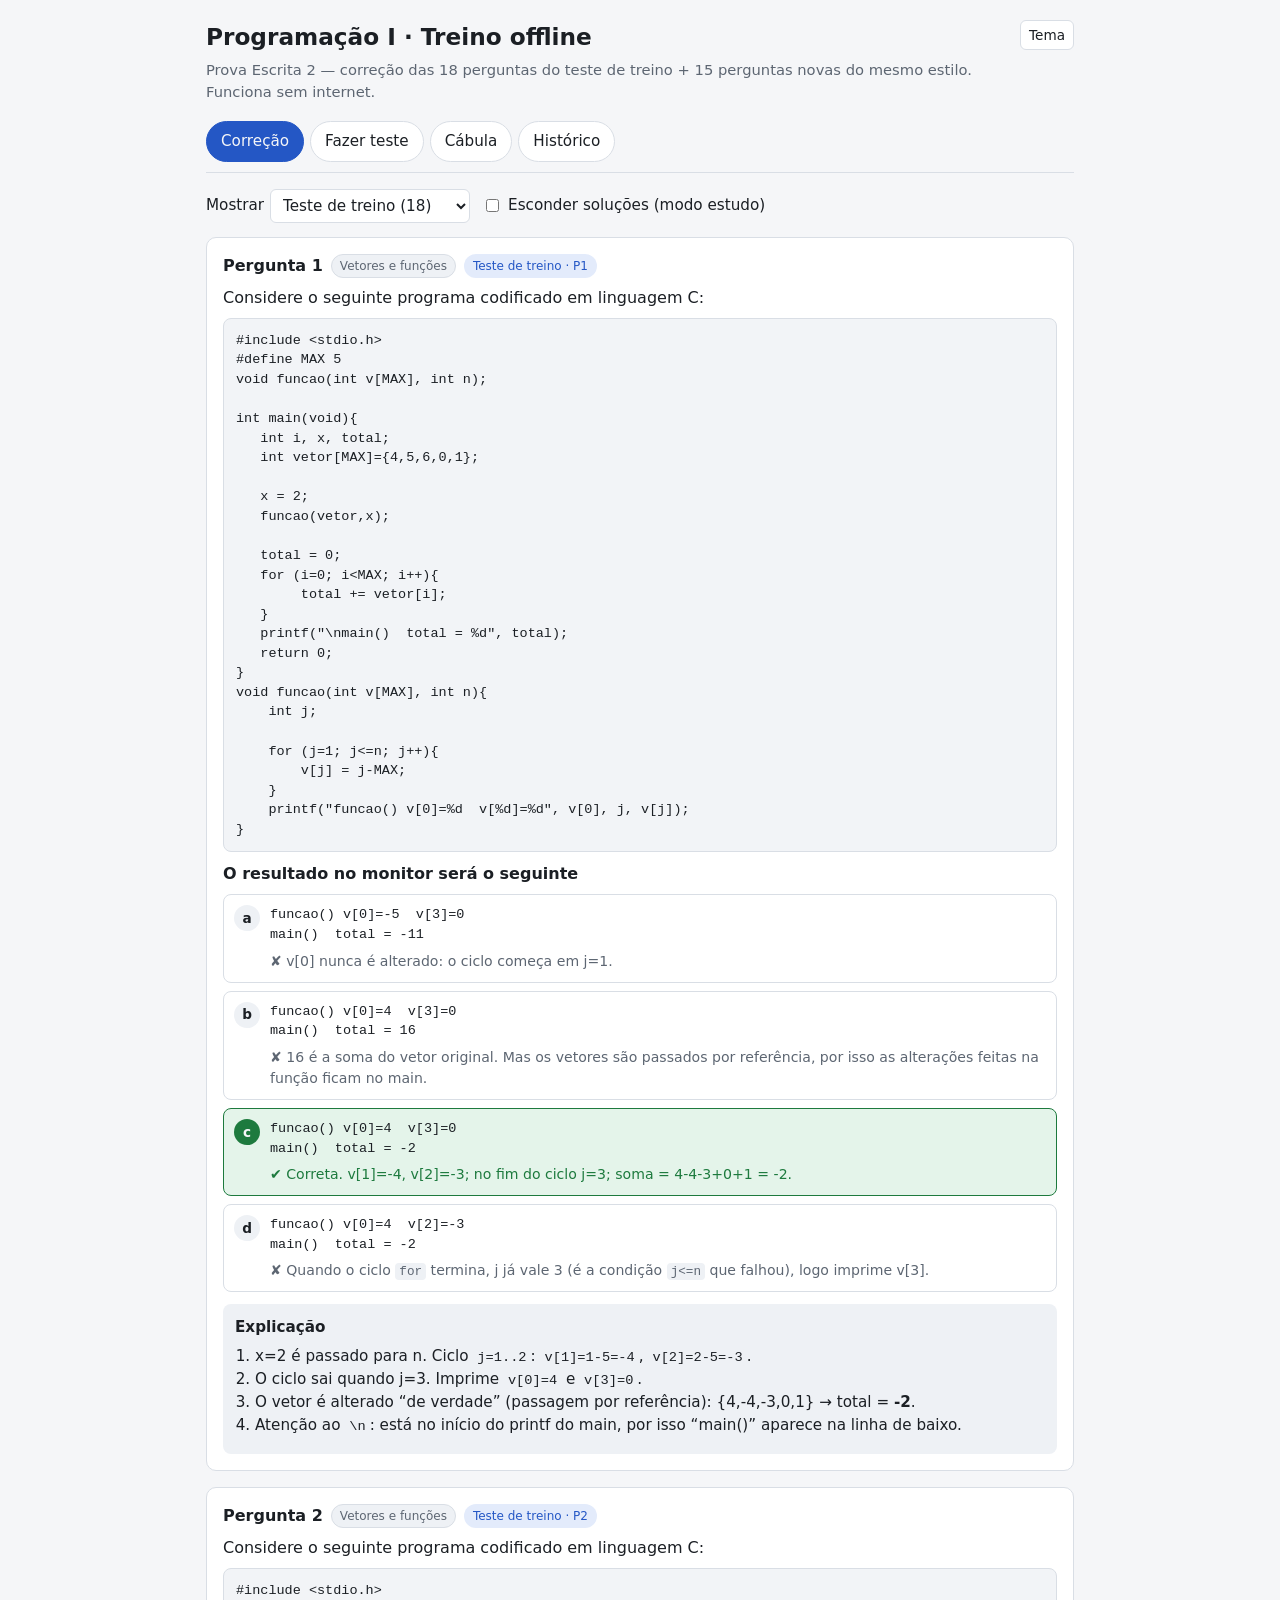
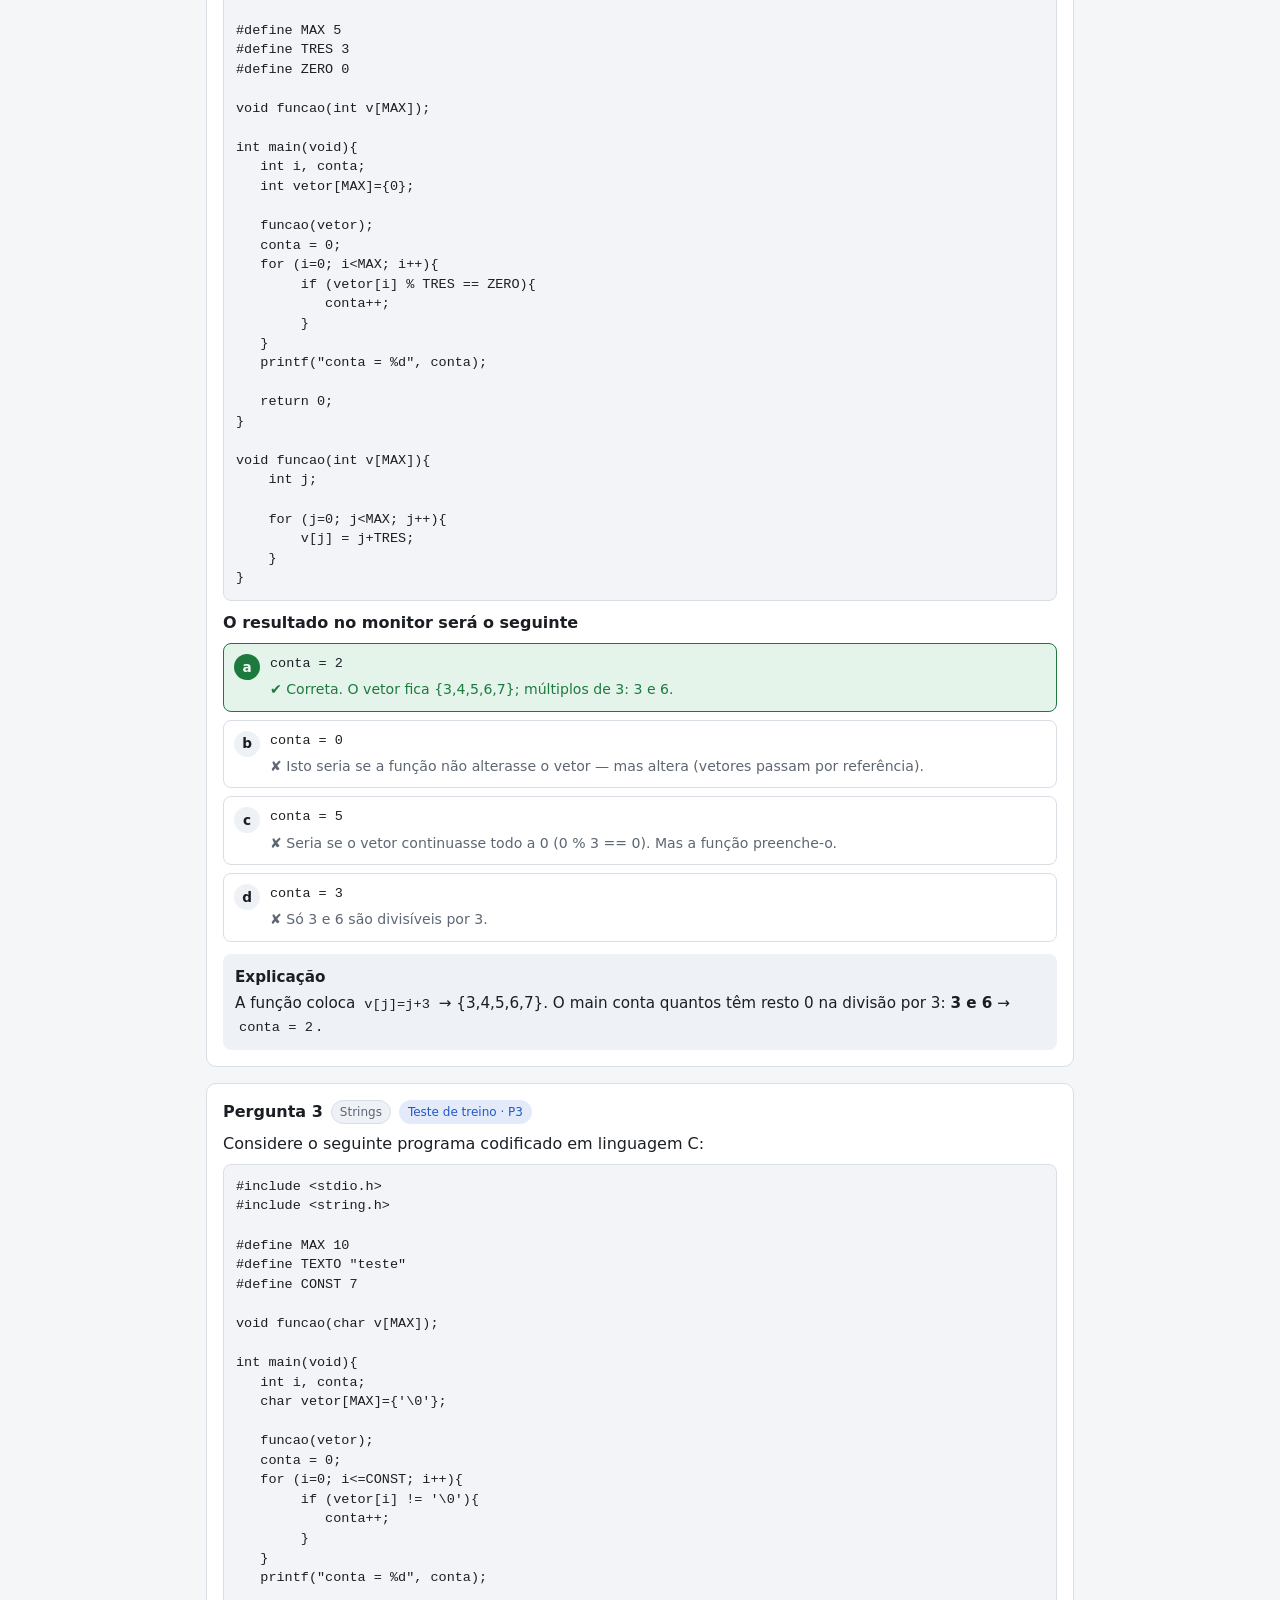
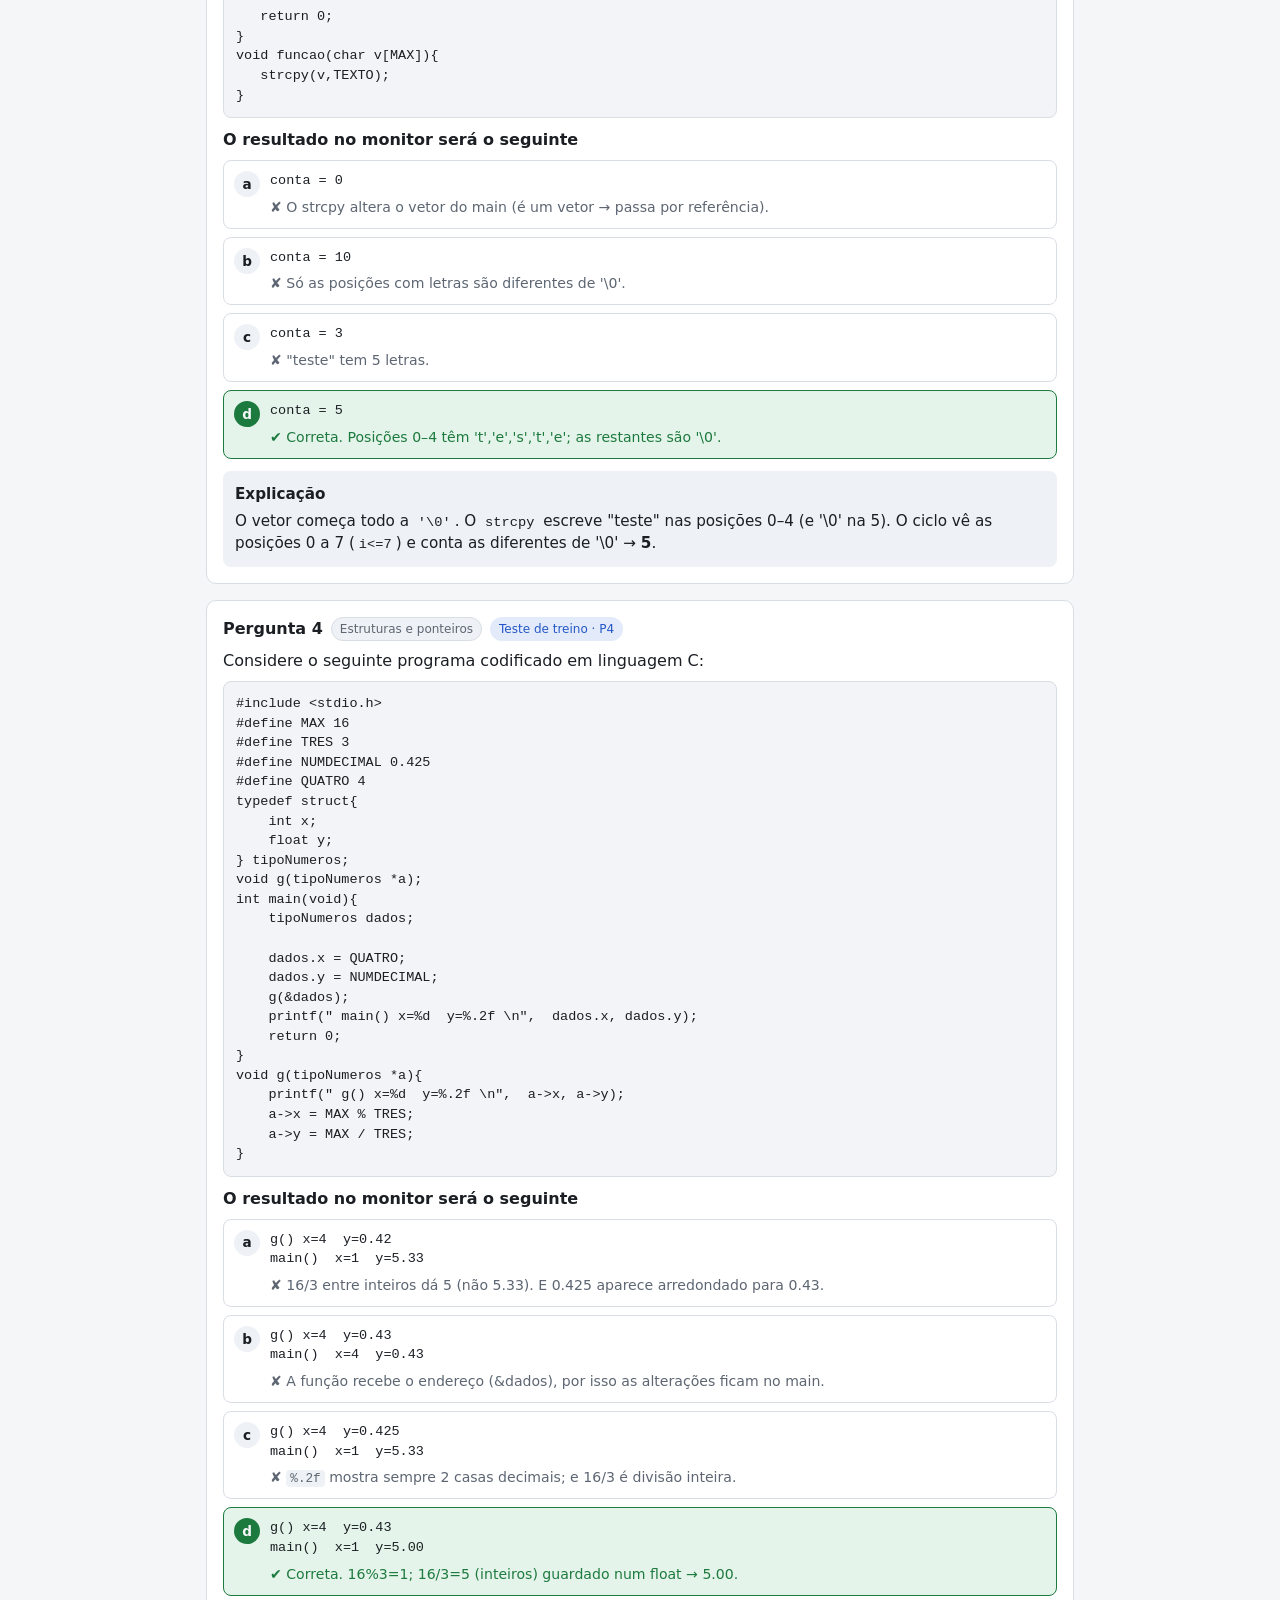
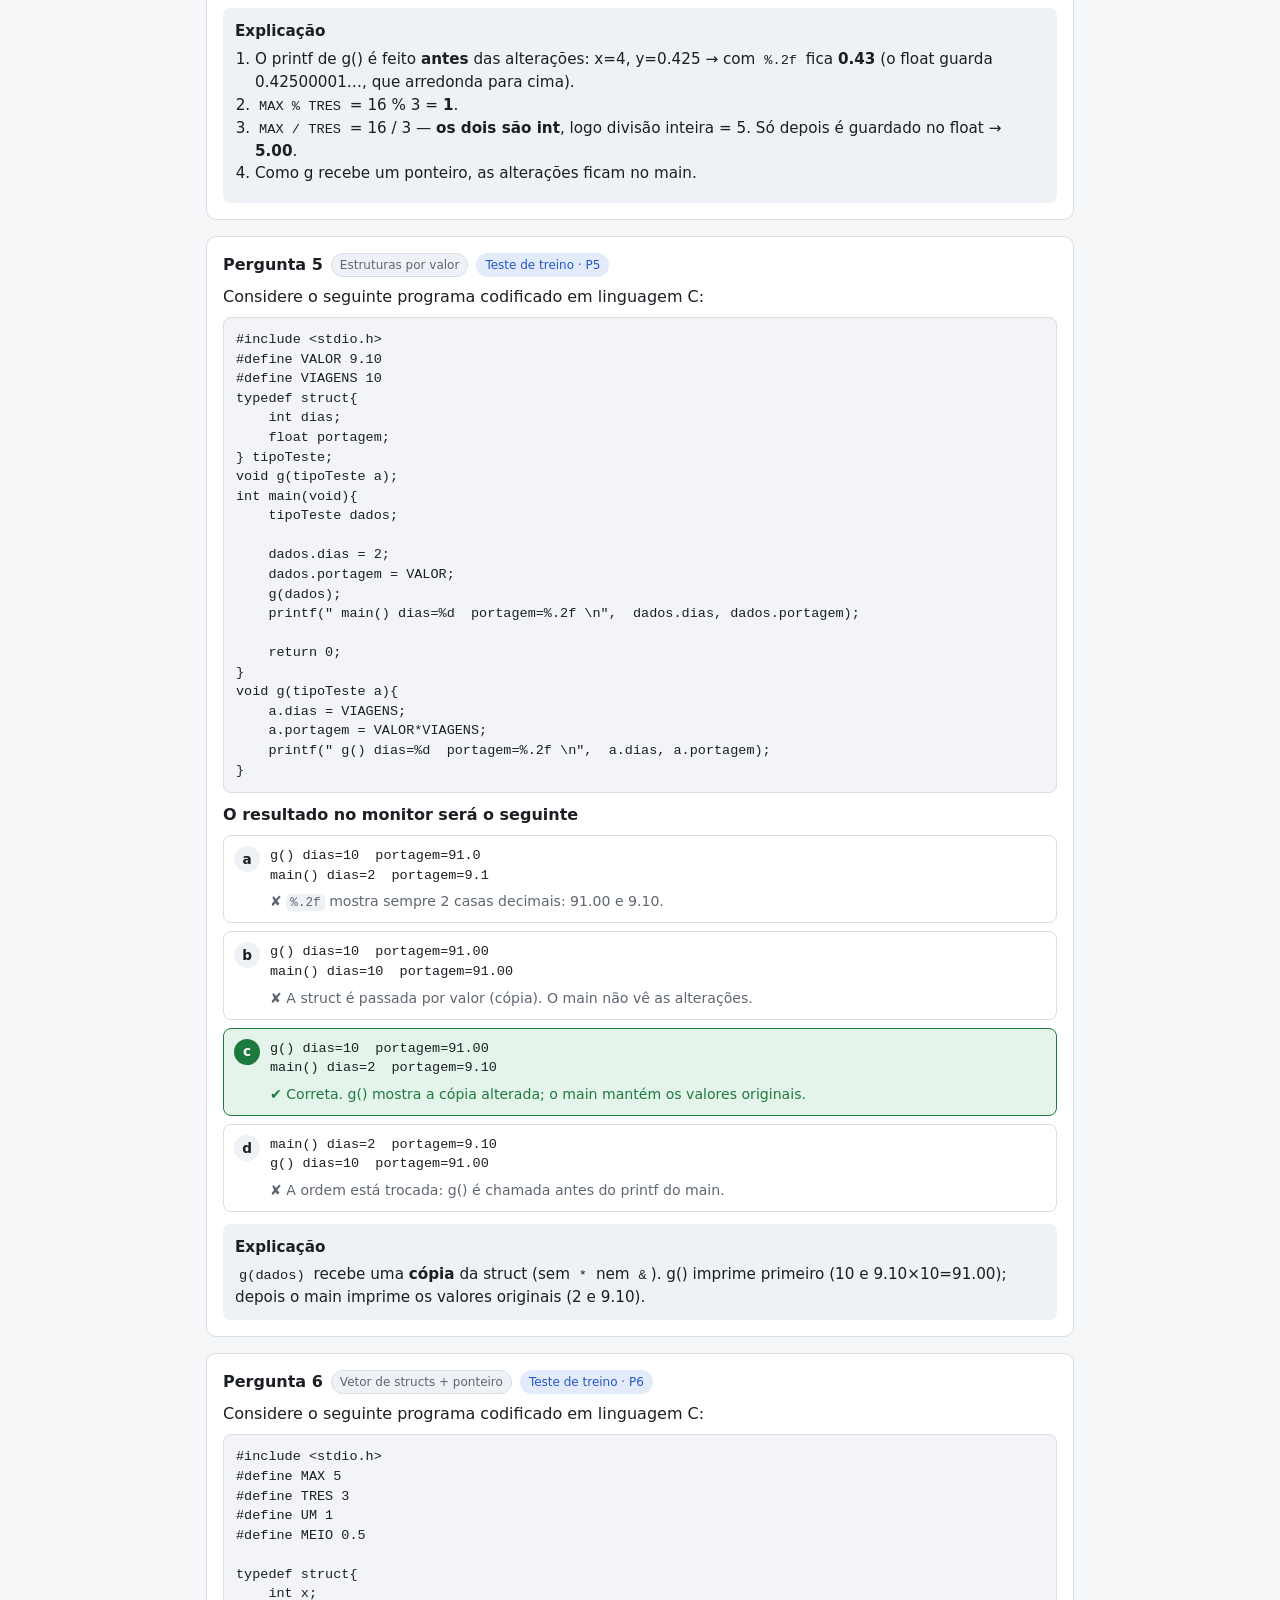
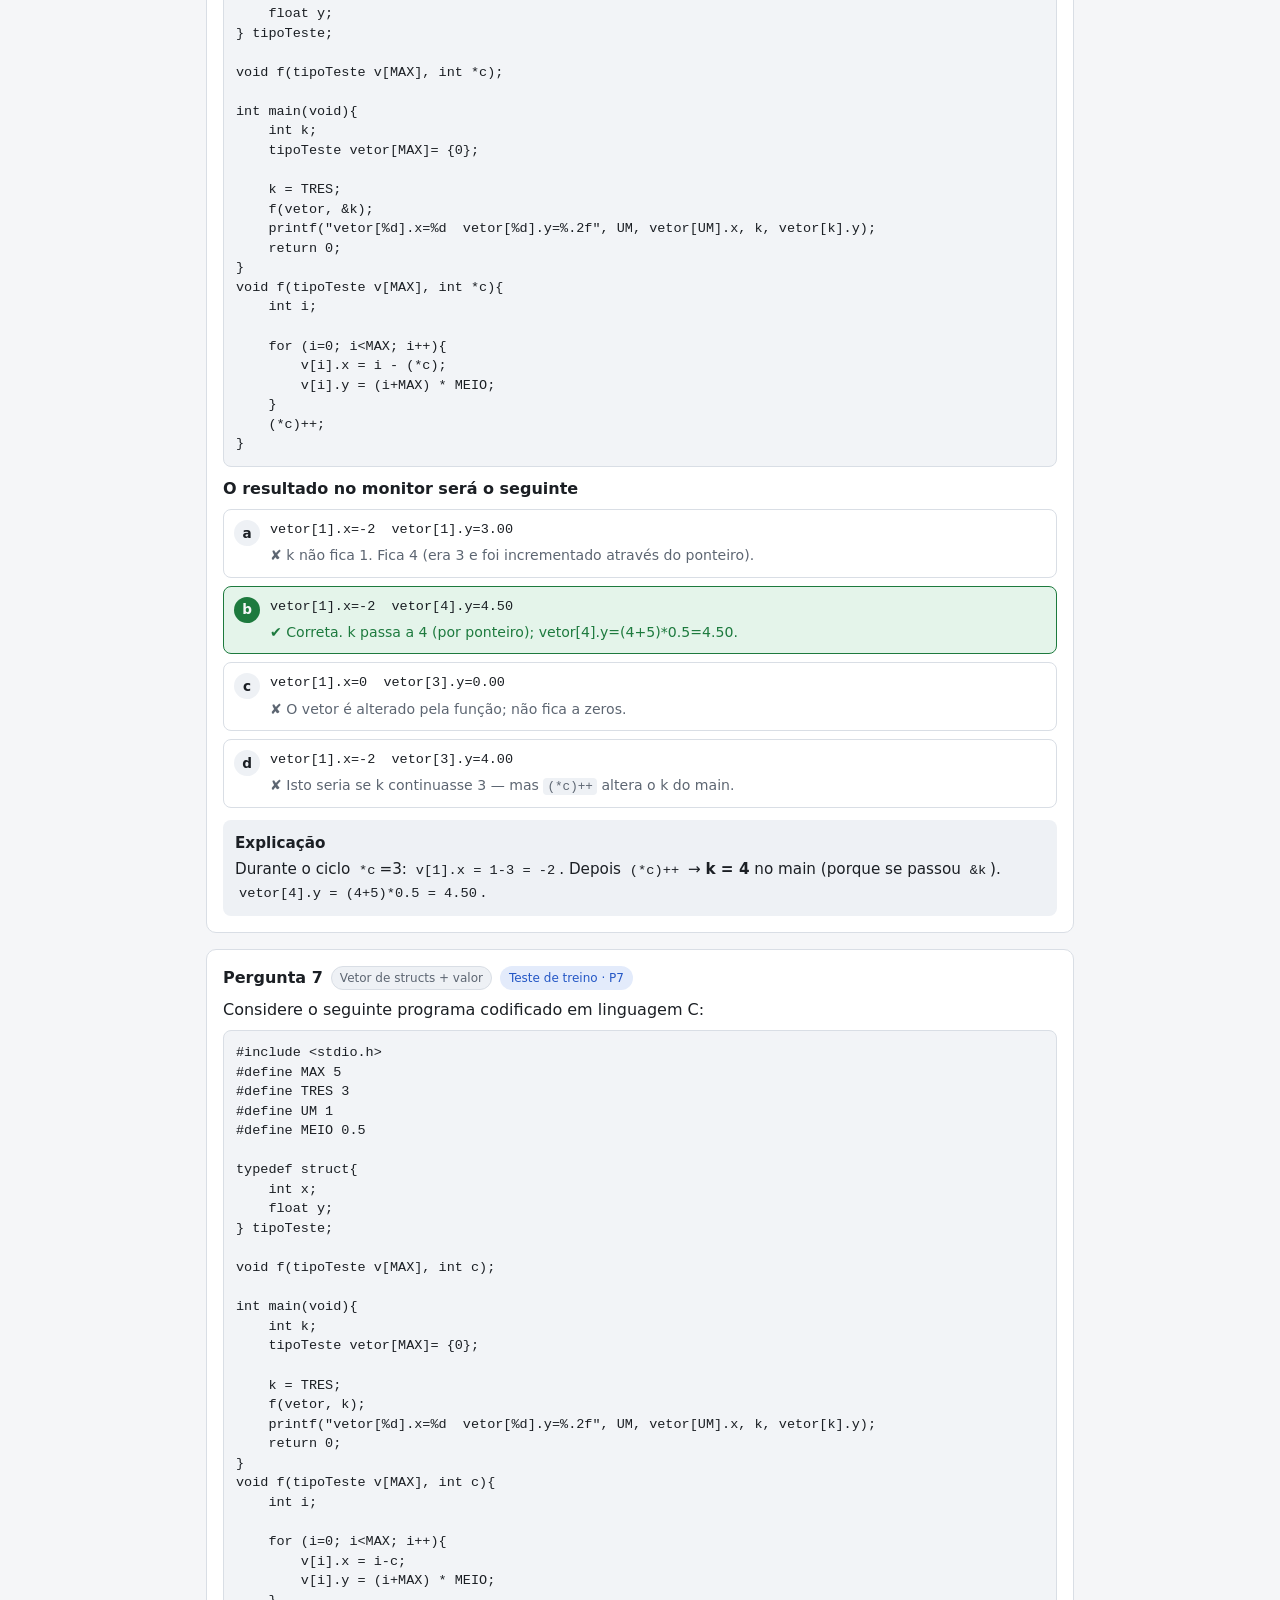
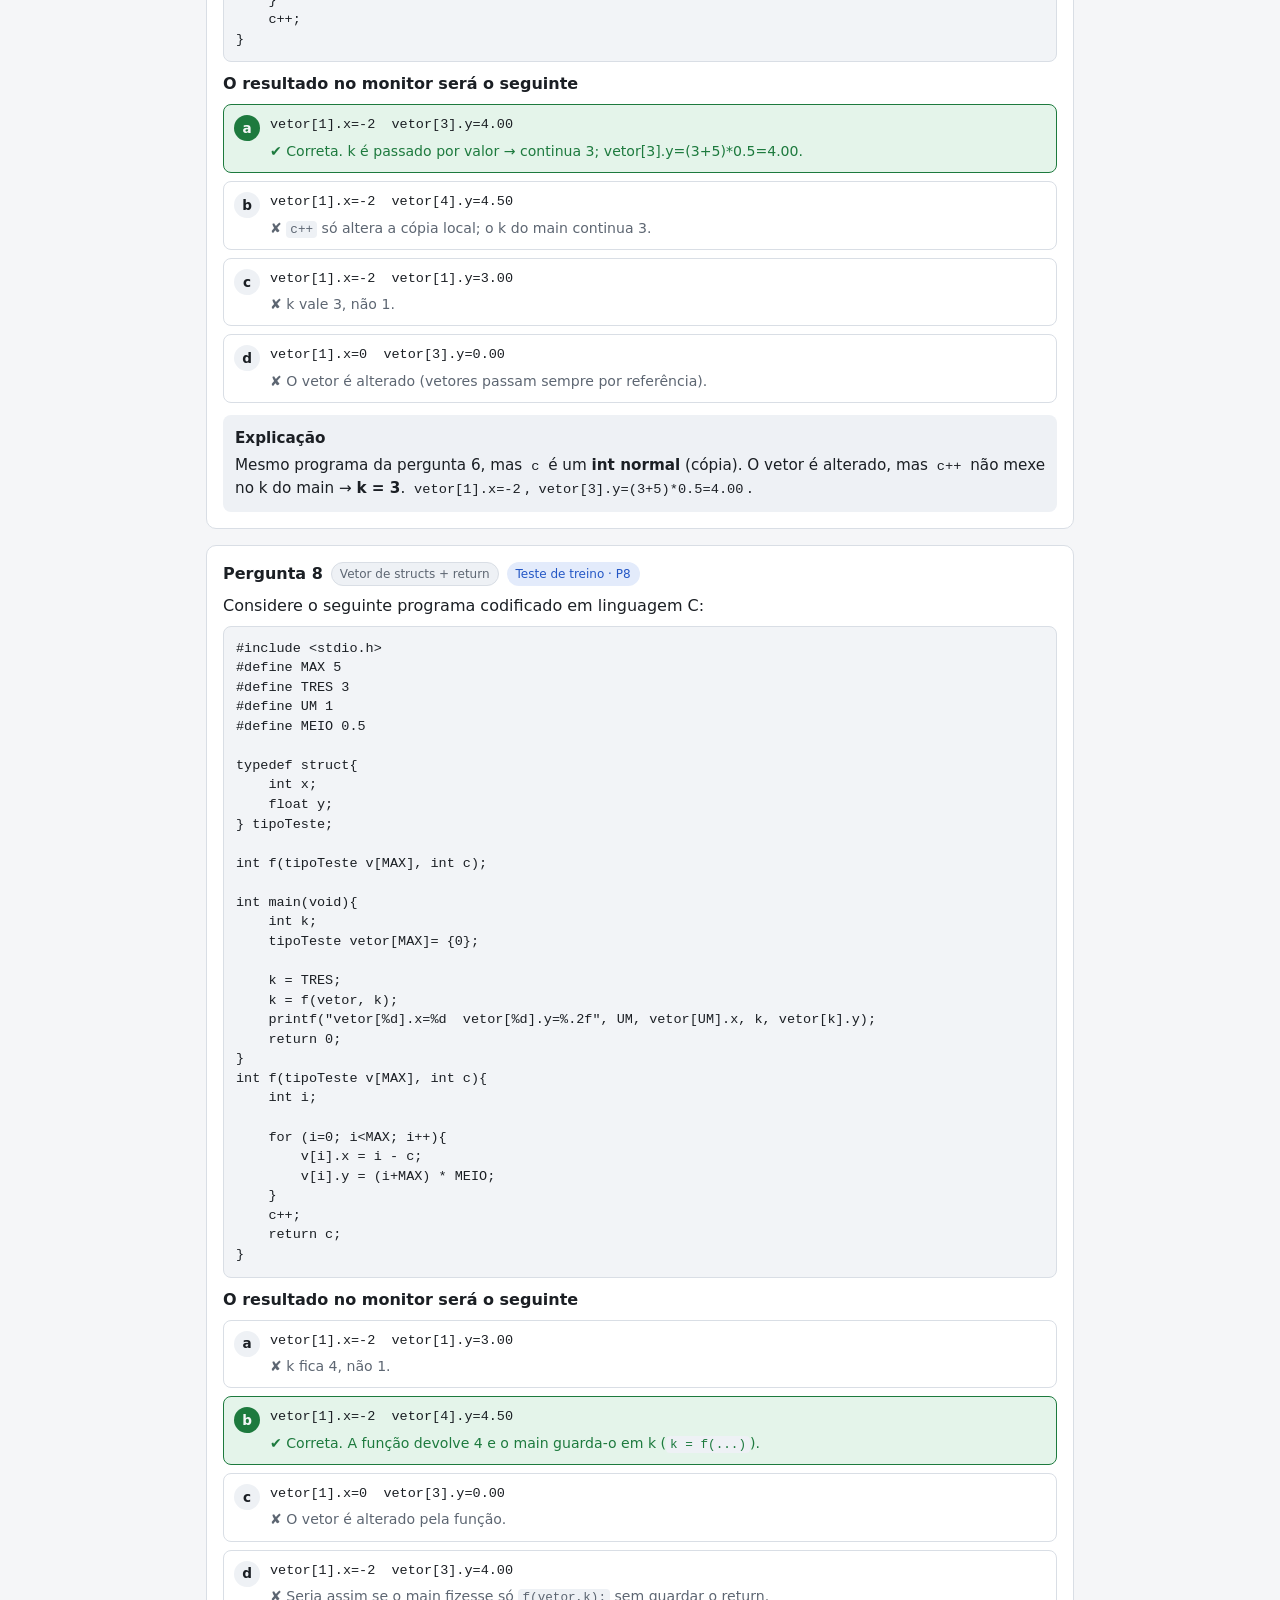
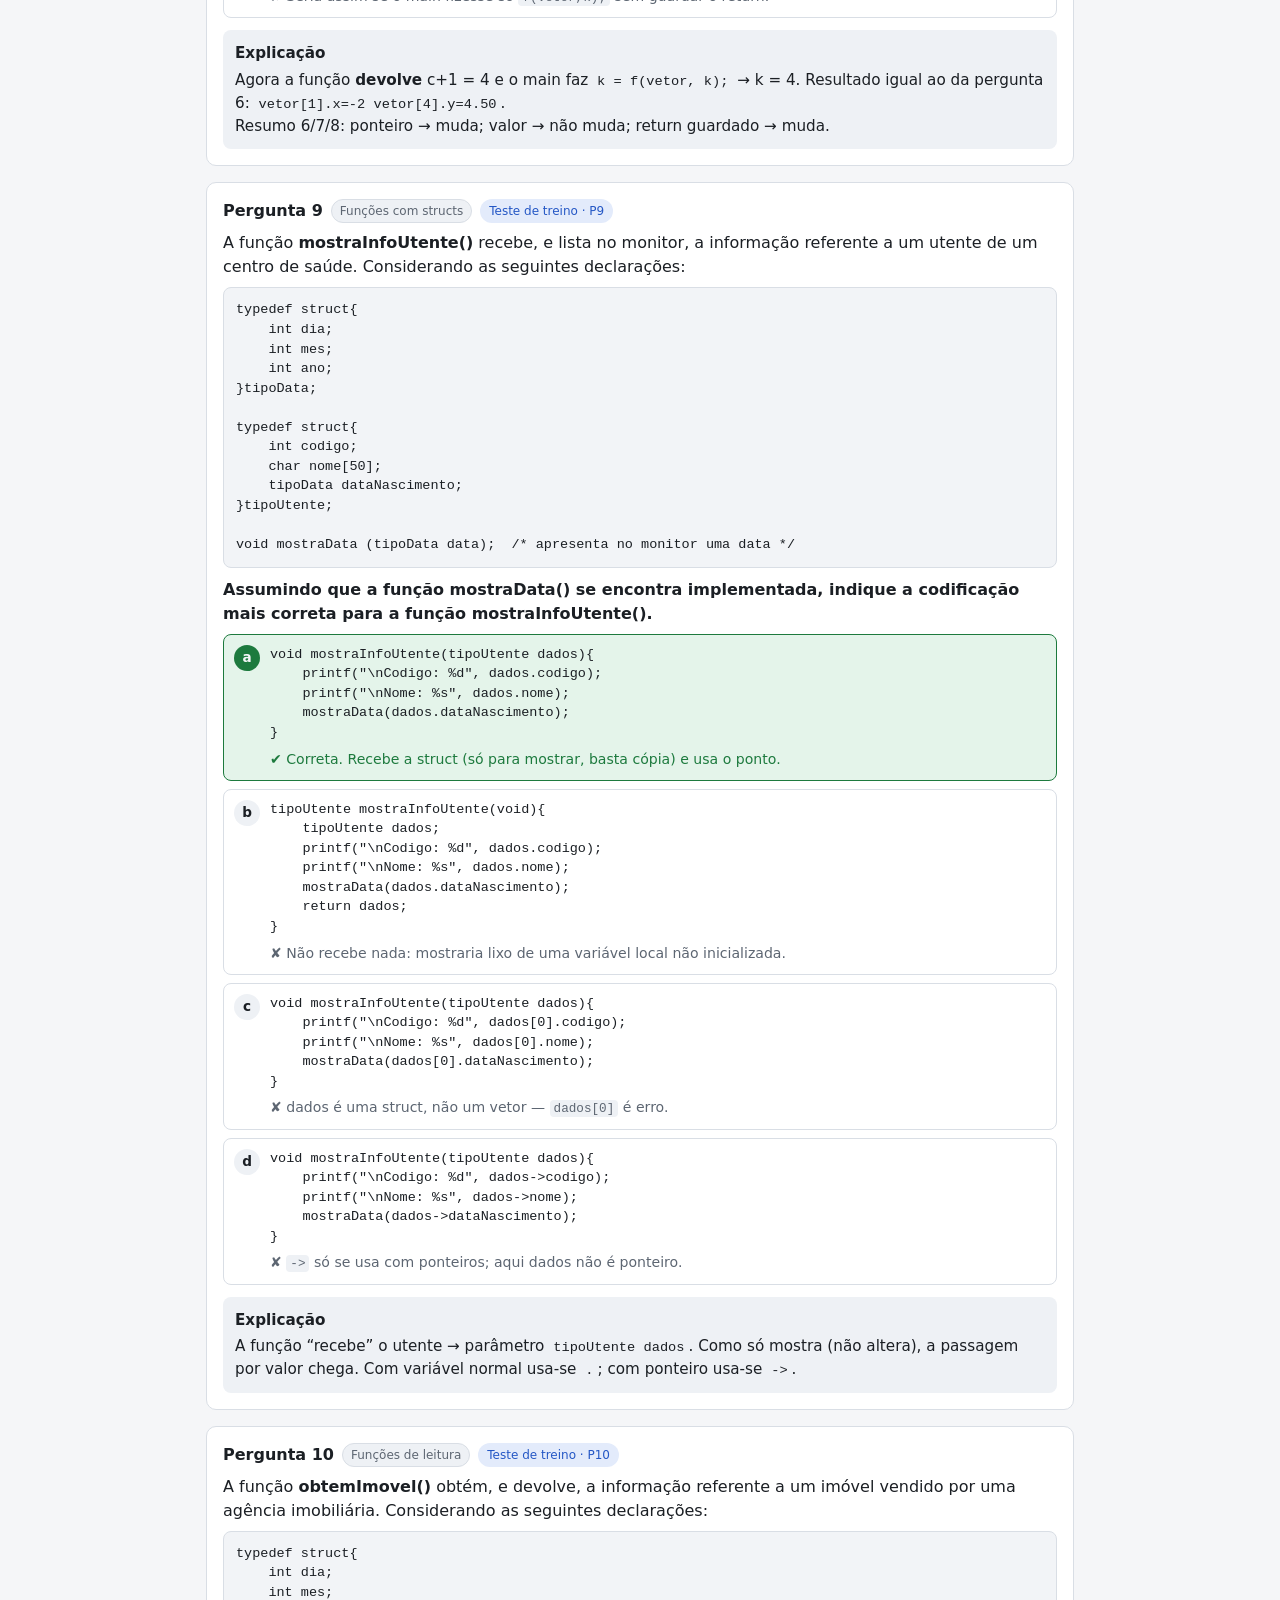
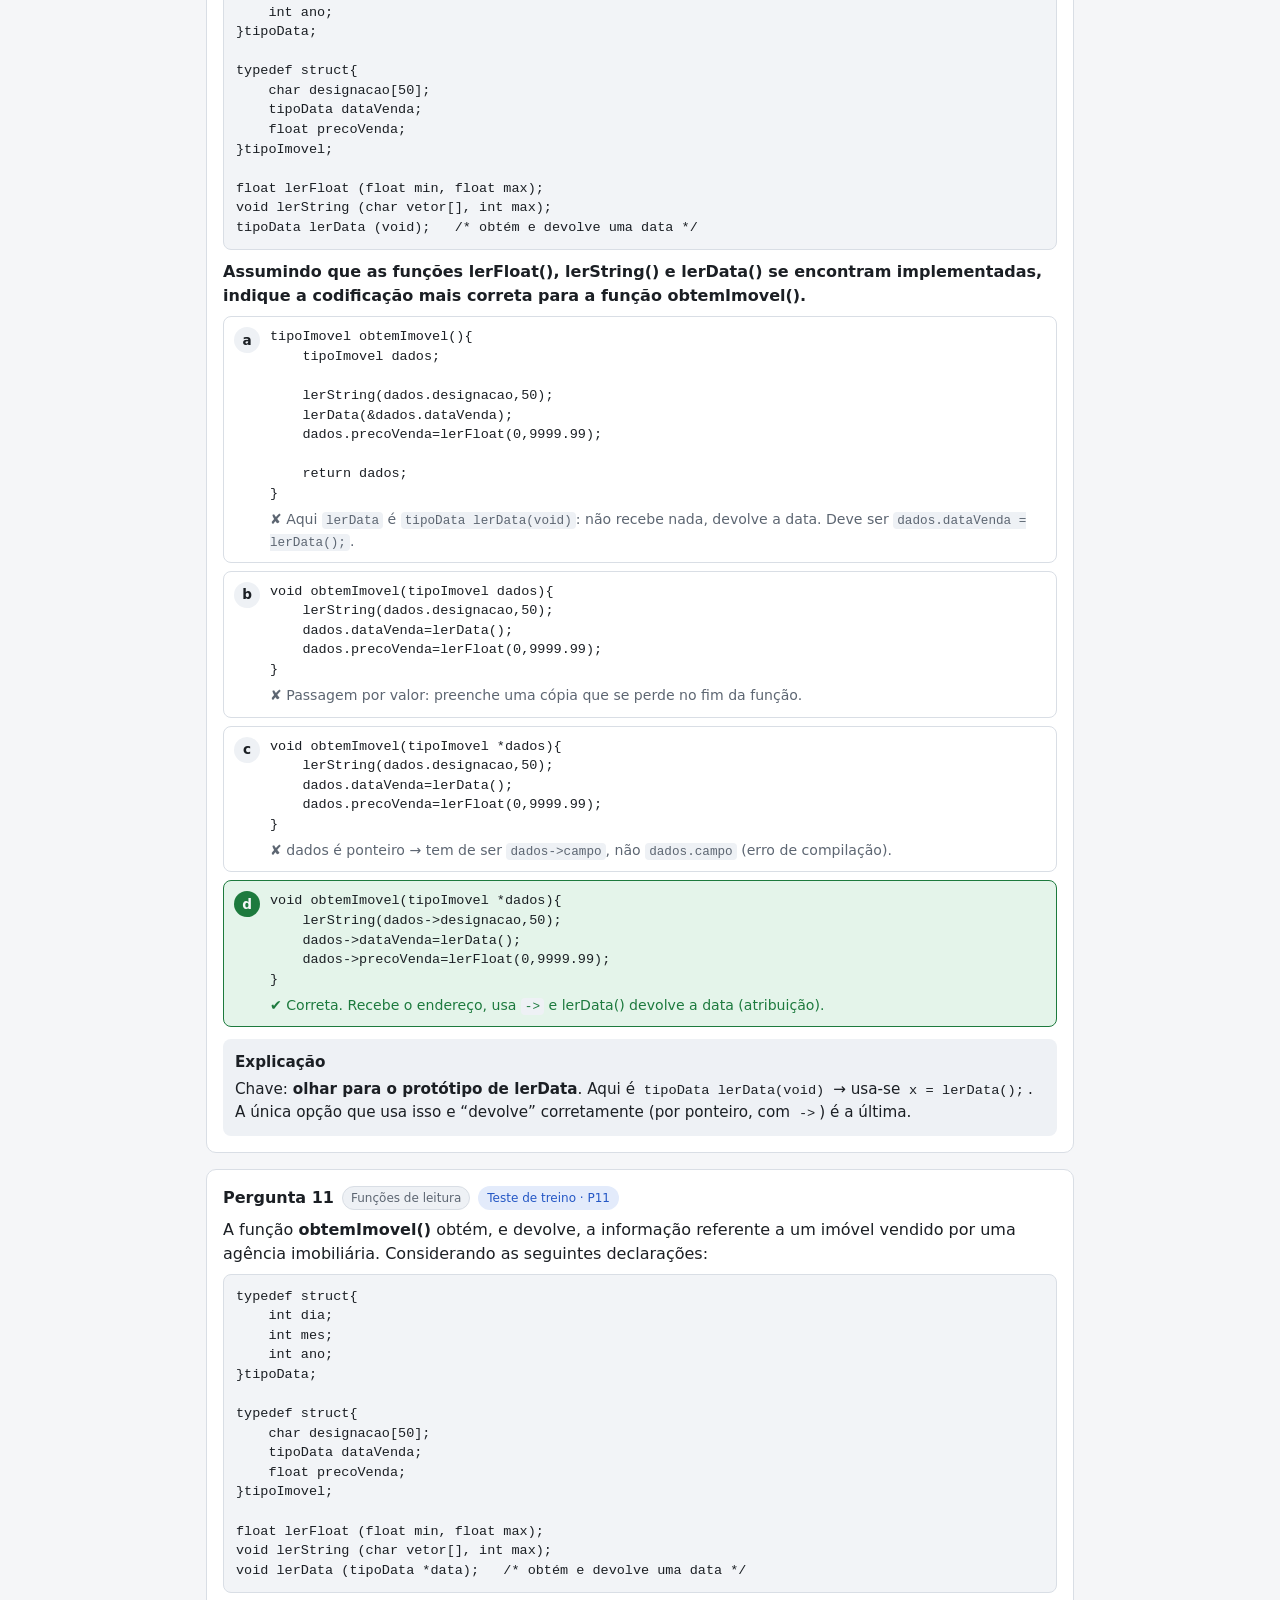
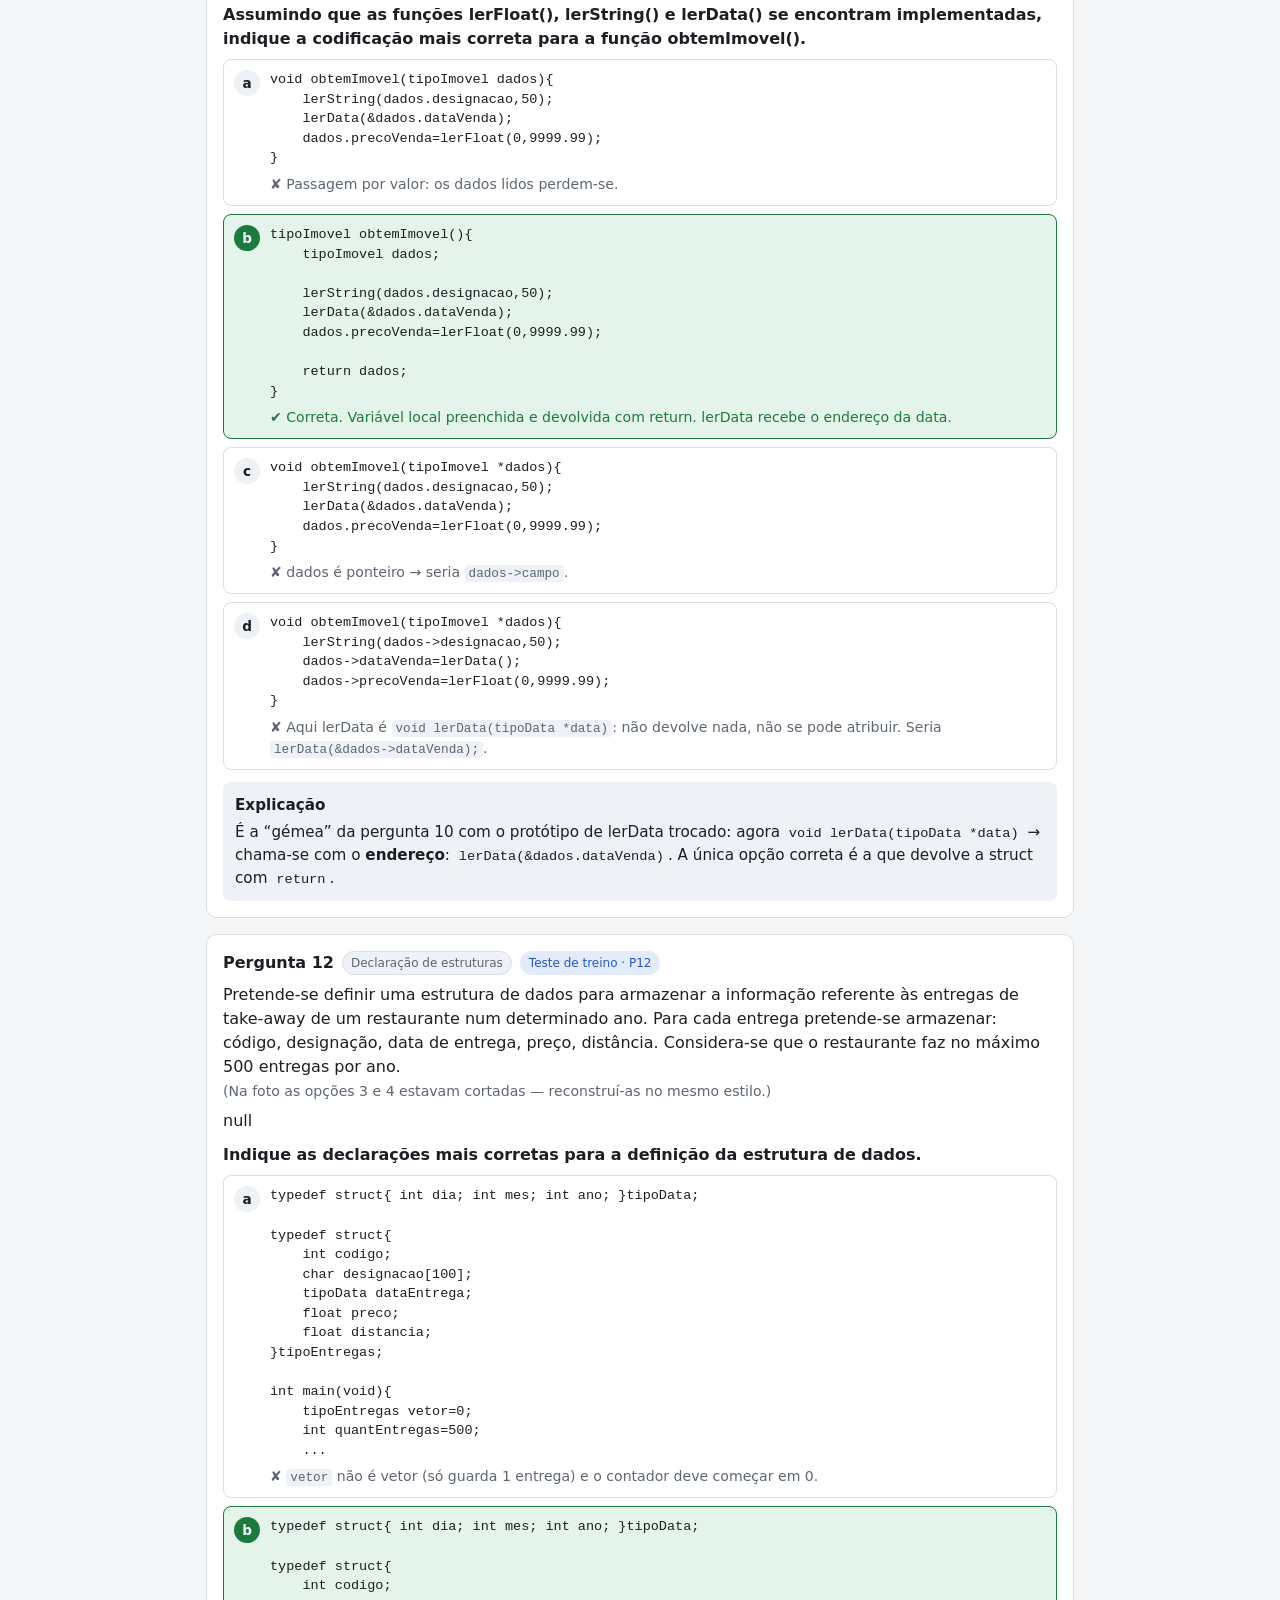
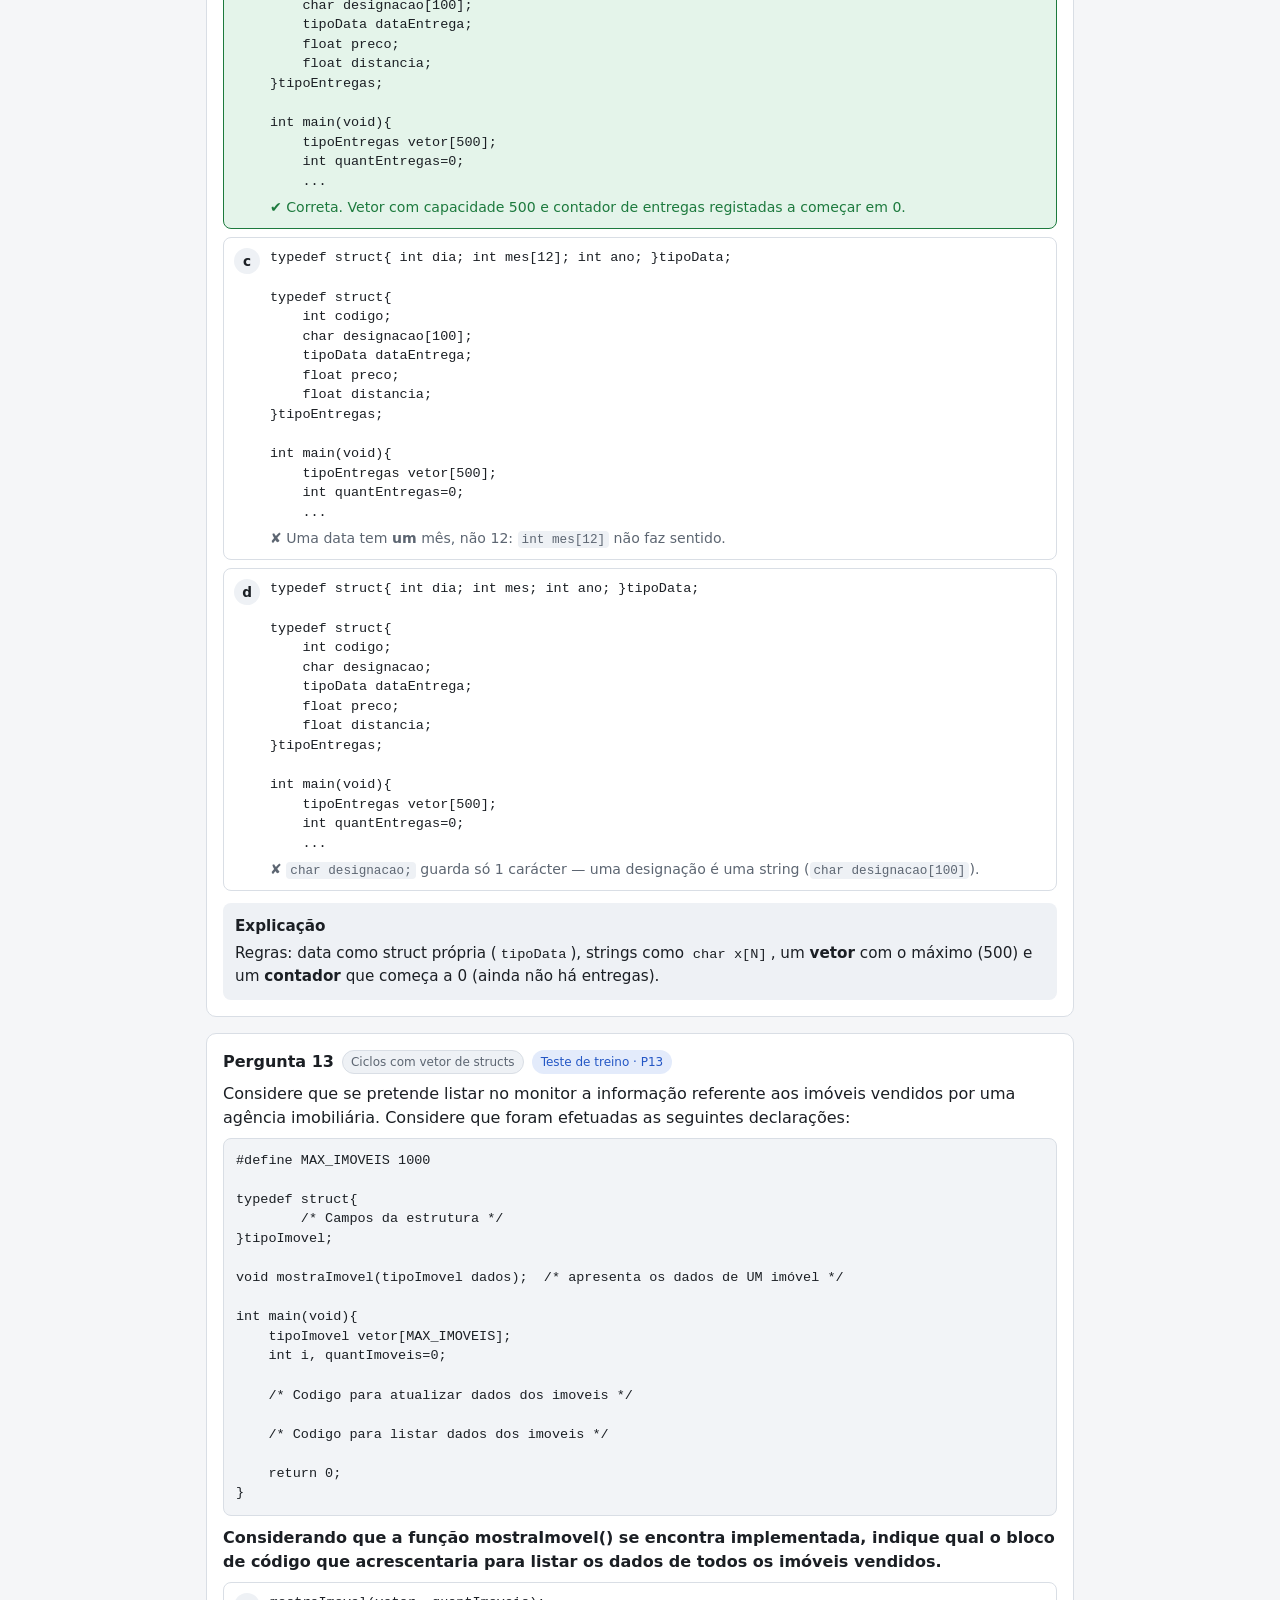
<file: prog1-treino/index.html>
<!doctype html>
<html lang="pt">
<head>
<meta charset="utf-8">
<meta name="viewport" content="width=device-width, initial-scale=1">
<title>Prog I · Treino</title>
<style>
:root{
  --bg:#f5f6f8; --surface:#ffffff; --surface2:#eef1f5; --text:#1b1f24; --muted:#5d6672;
  --border:#d9dee5; --accent:#2457c5; --accent-weak:#e3ebfb;
  --ok:#1d7a3e; --ok-bg:#e4f4ea; --bad:#b3261e; --bad-bg:#fbe8e6; --warn:#8a5a00; --warn-bg:#fdf1d8;
  --code-bg:#f2f4f7; --code-text:#1b1f24;
  --radius:10px;
}
@media (prefers-color-scheme: dark){
  :root:not([data-theme="light"]){
    --bg:#121417; --surface:#1b1e23; --surface2:#23272e; --text:#e6e8eb; --muted:#9aa3ae;
    --border:#30353d; --accent:#7aa2ff; --accent-weak:#1f2a44;
    --ok:#5fd28a; --ok-bg:#16301f; --bad:#ff8a80; --bad-bg:#3a1a18; --warn:#f5c35b; --warn-bg:#3a2e12;
    --code-bg:#15181c; --code-text:#e6e8eb;
  }
}
:root[data-theme="dark"]{
  --bg:#121417; --surface:#1b1e23; --surface2:#23272e; --text:#e6e8eb; --muted:#9aa3ae;
  --border:#30353d; --accent:#7aa2ff; --accent-weak:#1f2a44;
  --ok:#5fd28a; --ok-bg:#16301f; --bad:#ff8a80; --bad-bg:#3a1a18; --warn:#f5c35b; --warn-bg:#3a2e12;
  --code-bg:#15181c; --code-text:#e6e8eb;
}
*{box-sizing:border-box}
html,body{margin:0}
body{background:var(--bg);color:var(--text);font:16px/1.5 system-ui,-apple-system,"Segoe UI",Roboto,sans-serif}
.wrap{max-width:900px;margin:0 auto;padding:0 16px 64px}
header{padding:20px 0 8px}
header h1{margin:0;font-size:1.45rem}
header p{margin:4px 0 0;color:var(--muted);font-size:.92rem}
.tabs{position:sticky;top:0;z-index:5;background:var(--bg);display:flex;gap:6px;padding:10px 0;border-bottom:1px solid var(--border);overflow-x:auto}
.tabs button{flex:0 0 auto;border:1px solid var(--border);background:var(--surface);color:var(--text);padding:8px 14px;border-radius:999px;font:inherit;font-size:.95rem;cursor:pointer}
.tabs button.on{background:var(--accent);border-color:var(--accent);color:var(--bg)}
section.tab{display:none;padding-top:16px}
section.tab.on{display:block}
.card{background:var(--surface);border:1px solid var(--border);border-radius:var(--radius);padding:16px;margin:0 0 16px}
.qhead{display:flex;flex-wrap:wrap;align-items:center;gap:8px;margin-bottom:8px}
.qnum{font-weight:700}
.chip{font-size:.75rem;padding:2px 8px;border-radius:999px;background:var(--surface2);color:var(--muted);border:1px solid var(--border)}
.chip-o{background:var(--accent-weak);color:var(--accent);border-color:transparent}
.chip-n{background:var(--warn-bg);color:var(--warn);border-color:transparent}
.qtxt{margin:6px 0}
.qask{margin:10px 0 6px;font-weight:600}
pre{margin:0;font:13.5px/1.45 ui-monospace,SFMono-Regular,Menlo,Consolas,"Liberation Mono",monospace;white-space:pre;overflow-x:auto}
pre.code{background:var(--code-bg);color:var(--code-text);border:1px solid var(--border);border-radius:8px;padding:12px;margin:8px 0}
code{font:0.9em ui-monospace,SFMono-Regular,Menlo,Consolas,monospace;background:var(--surface2);padding:1px 4px;border-radius:4px}
ol.opts{list-style:none;margin:8px 0 0;padding:0;display:grid;gap:8px}
.opt{display:flex;gap:10px;border:1px solid var(--border);border-radius:8px;padding:10px;background:var(--surface)}
.opt .letter{flex:0 0 26px;height:26px;border-radius:50%;display:grid;place-items:center;background:var(--surface2);font-weight:700;font-size:.85rem}
.optbody{min-width:0;flex:1}
.opt.ok{border-color:var(--ok);background:var(--ok-bg)}
.opt.ok .letter{background:var(--ok);color:var(--bg)}
.opt.bad .why{color:var(--muted)}
.opt.chosen-bad{border-color:var(--bad);background:var(--bad-bg)}
.opt.chosen-bad .letter{background:var(--bad);color:var(--bg)}
.why{font-size:.88rem;margin-top:6px}
.opt.ok .why{color:var(--ok)}
.tag{display:inline-block;font-size:.72rem;font-weight:700;padding:1px 6px;border-radius:4px;margin-left:6px;vertical-align:middle}
.tag.mine{background:var(--accent);color:var(--bg)}
.exp{margin-top:12px;padding:12px;border-radius:8px;background:var(--surface2);font-size:.95rem}
.exp strong:first-child{display:block;margin-bottom:4px}
.exp ul,.exp ol{margin:6px 0;padding-left:20px}
.hidden-sol .opt.ok{border-color:var(--border);background:var(--surface)}
.hidden-sol .opt.ok .letter{background:var(--surface2);color:var(--text)}
.hidden-sol .why,.hidden-sol .exp{display:none}
.reveal{display:none;margin-top:10px}
.hidden-sol .reveal{display:inline-block}
.toolbar{display:flex;flex-wrap:wrap;gap:12px;align-items:center;margin-bottom:14px}
.toolbar label{display:flex;gap:6px;align-items:center;font-size:.95rem}
select,input[type=number]{font:inherit;padding:6px 8px;border-radius:6px;border:1px solid var(--border);background:var(--surface);color:var(--text)}
.btn{font:inherit;border:1px solid var(--accent);background:var(--accent);color:var(--bg);padding:9px 16px;border-radius:8px;cursor:pointer}
.btn.ghost{background:transparent;color:var(--accent)}
.btn.danger{border-color:var(--bad);background:transparent;color:var(--bad)}
.btn:disabled{opacity:.45;cursor:default}
.form{display:grid;gap:12px;max-width:520px}
.form label{display:grid;gap:4px;font-size:.95rem}
.form .row{display:flex;gap:8px;align-items:center}
.note{font-size:.88rem;color:var(--muted)}
.banner{border:1px solid var(--warn);background:var(--warn-bg);color:var(--text);border-radius:8px;padding:12px;margin-bottom:14px;display:flex;flex-wrap:wrap;gap:10px;align-items:center}
.runbar{position:sticky;top:57px;z-index:4;background:var(--bg);display:flex;justify-content:space-between;align-items:center;gap:8px;padding:8px 0;flex-wrap:wrap}
.timer{font-variant-numeric:tabular-nums;font-weight:700;padding:4px 10px;border-radius:6px;background:var(--surface2)}
.timer.low{background:var(--bad-bg);color:var(--bad)}
label.ans{display:flex;gap:10px;align-items:flex-start;border:1px solid var(--border);border-radius:8px;padding:10px;cursor:pointer;background:var(--surface)}
label.ans:hover{border-color:var(--accent)}
label.ans.sel{border-color:var(--accent);background:var(--accent-weak)}
label.ans input{margin-top:4px;flex:0 0 auto}
.navrow{display:flex;justify-content:space-between;gap:8px;margin:12px 0}
.grid{display:flex;flex-wrap:wrap;gap:6px;margin-top:8px}
.grid button{width:38px;height:38px;border-radius:6px;border:1px solid var(--border);background:var(--surface);color:var(--text);font:inherit;font-size:.85rem;cursor:pointer}
.grid button.done{background:var(--surface2);border-color:var(--muted)}
.grid button.cur{outline:2px solid var(--accent);outline-offset:1px}
.grid button.ok{background:var(--ok-bg);border-color:var(--ok);color:var(--ok)}
.grid button.bad{background:var(--bad-bg);border-color:var(--bad);color:var(--bad)}
.stats{display:grid;grid-template-columns:repeat(auto-fit,minmax(120px,1fr));gap:10px;margin:10px 0 16px}
.stat{background:var(--surface);border:1px solid var(--border);border-radius:8px;padding:12px}
.stat .v{font-size:1.6rem;font-weight:700;font-variant-numeric:tabular-nums}
.stat .l{font-size:.82rem;color:var(--muted)}
.stat.ok .v{color:var(--ok)} .stat.bad .v{color:var(--bad)}
table{width:100%;border-collapse:collapse;font-size:.92rem}
th,td{text-align:left;padding:8px;border-bottom:1px solid var(--border)}
th{color:var(--muted);font-weight:600}
.tablewrap{overflow-x:auto}
.cab h2{font-size:1.1rem;margin:0 0 8px}
.cab p,.cab li{font-size:.95rem}
.cab ul{padding-left:20px;margin:6px 0}
header{display:flex;justify-content:space-between;align-items:flex-start;gap:12px}
.theme{flex:0 0 auto}
.theme button{font:inherit;font-size:.85rem;border:1px solid var(--border);background:var(--surface);color:var(--text);border-radius:6px;padding:4px 8px;cursor:pointer}
</style>
</head>
<body>
<div class="wrap">
<header>
  <div>
  <h1>Programação I · Treino offline</h1>
  <p>Prova Escrita 2 — correção das 18 perguntas do teste de treino + 15 perguntas novas do mesmo estilo. Funciona sem internet.</p>
  </div>
  <div class="theme"><button id="themeBtn" type="button">Tema</button></div>
</header>

<nav class="tabs" id="tabs">
  <button data-tab="correcao" class="on">Correção</button>
  <button data-tab="teste">Fazer teste</button>
  <button data-tab="cabula">Cábula</button>
  <button data-tab="historico">Histórico</button>
</nav>

<section class="tab on" id="tab-correcao">
  <div class="toolbar">
    <label>Mostrar
      <select id="f-src">
        <option value="orig">Teste de treino (18)</option>
        <option value="novo">Perguntas novas (15)</option>
        <option value="all">Todas (33)</option>
      </select>
    </label>
    <label><input type="checkbox" id="f-hide"> Esconder soluções (modo estudo)</label>
  </div>
  <div id="corr-list"></div>
</section>

<section class="tab" id="tab-teste">
  <div id="t-resume"></div>
  <div id="t-setup" class="card">
    <h2 style="margin-top:0;font-size:1.15rem">Configurar teste</h2>
    <div class="form">
      <label>Perguntas
        <select id="t-pool">
          <option value="orig">As 18 do teste de treino</option>
          <option value="novo">As 15 perguntas novas</option>
          <option value="mix">18 aleatórias (de todas)</option>
          <option value="all">Todas (33)</option>
        </select>
      </label>
      <label>Desconto por resposta errada
        <select id="t-pen">
          <option value="0">Sem desconto</option>
          <option value="0.25" selected>−0,25 por errada</option>
          <option value="0.3333">−1/3 por errada</option>
          <option value="0.5">−0,5 por errada</option>
        </select>
        <span class="note">Não sei qual é o desconto que o teu professor aplica — ajusta aqui. “Não responder” vale sempre 0.</span>
      </label>
      <label>Tempo limite (minutos, 0 = sem limite)
        <input type="number" id="t-mins" min="0" max="300" value="0">
      </label>
      <label class="row"><input type="checkbox" id="t-shufq" checked> Baralhar a ordem das perguntas</label>
      <label class="row"><input type="checkbox" id="t-shufo" checked> Baralhar a ordem das opções</label>
      <div><button class="btn" id="t-start" type="button">Começar teste</button></div>
    </div>
  </div>
  <div id="t-run" hidden></div>
  <div id="t-result" hidden></div>
</section>

<section class="tab cab" id="tab-cabula"></section>

<section class="tab" id="tab-historico">
  <div id="hist"></div>
</section>
</div>

<script>
"use strict";
const C = String.raw;

/* ============================================================
   PERGUNTAS
   ops: [texto, correta?, porquê]
   ============================================================ */

const DECL_IMOVEL = C`#define MAX_IMOVEIS 1000

typedef struct{
        /* Campos da estrutura */
}tipoImovel;`;

const DECL_IMOVEL_DATA = C`typedef struct{
    int dia;
    int mes;
    int ano;
}tipoData;

typedef struct{
    char designacao[50];
    tipoData dataVenda;
    float precoVenda;
}tipoImovel;`;

const OPTS_F = [
  "vetor[1].x=-2  vetor[1].y=3.00",
  "vetor[1].x=-2  vetor[4].y=4.50",
  "vetor[1].x=0  vetor[3].y=0.00",
  "vetor[1].x=-2  vetor[3].y=4.00"
];

const QS = [
/* ---------------- 1 ---------------- */
{ id:"O1", src:"orig", label:"Pergunta 1", tema:"Vetores e funções",
  txt:"Considere o seguinte programa codificado em linguagem C:",
  code:C`#include <stdio.h>
#define MAX 5
void funcao(int v[MAX], int n);

int main(void){
   int i, x, total;
   int vetor[MAX]={4,5,6,0,1};

   x = 2;
   funcao(vetor,x);

   total = 0;
   for (i=0; i<MAX; i++){
        total += vetor[i];
   }
   printf("\nmain()  total = %d", total);
   return 0;
}
void funcao(int v[MAX], int n){
    int j;

    for (j=1; j<=n; j++){
        v[j] = j-MAX;
    }
    printf("funcao() v[0]=%d  v[%d]=%d", v[0], j, v[j]);
}`,
  ask:"O resultado no monitor será o seguinte",
  ops:[
    [C`funcao() v[0]=-5  v[3]=0
main()  total = -11`, false, C`v[0] nunca é alterado: o ciclo começa em j=1.`],
    [C`funcao() v[0]=4  v[3]=0
main()  total = 16`, false, C`16 é a soma do vetor original. Mas os vetores são passados por referência, por isso as alterações feitas na função ficam no main.`],
    [C`funcao() v[0]=4  v[3]=0
main()  total = -2`, true, C`v[1]=-4, v[2]=-3; no fim do ciclo j=3; soma = 4-4-3+0+1 = -2.`],
    [C`funcao() v[0]=4  v[2]=-3
main()  total = -2`, false, C`Quando o ciclo <code>for</code> termina, j já vale 3 (é a condição <code>j&lt;=n</code> que falhou), logo imprime v[3].`]
  ],
  exp:C`<ol>
<li>x=2 é passado para n. Ciclo <code>j=1..2</code>: <code>v[1]=1-5=-4</code>, <code>v[2]=2-5=-3</code>.</li>
<li>O ciclo sai quando j=3. Imprime <code>v[0]=4</code> e <code>v[3]=0</code>.</li>
<li>O vetor é alterado “de verdade” (passagem por referência): {4,-4,-3,0,1} → total = <b>-2</b>.</li>
<li>Atenção ao <code>\n</code>: está no início do printf do main, por isso “main()” aparece na linha de baixo.</li></ol>`
},
/* ---------------- 2 ---------------- */
{ id:"O2", src:"orig", label:"Pergunta 2", tema:"Vetores e funções",
  txt:"Considere o seguinte programa codificado em linguagem C:",
  code:C`#include <stdio.h>

#define MAX 5
#define TRES 3
#define ZERO 0

void funcao(int v[MAX]);

int main(void){
   int i, conta;
   int vetor[MAX]={0};

   funcao(vetor);
   conta = 0;
   for (i=0; i<MAX; i++){
        if (vetor[i] % TRES == ZERO){
           conta++;
        }
   }
   printf("conta = %d", conta);

   return 0;
}

void funcao(int v[MAX]){
    int j;

    for (j=0; j<MAX; j++){
        v[j] = j+TRES;
    }
}`,
  ask:"O resultado no monitor será o seguinte",
  ops:[
    ["conta = 2", true, C`O vetor fica {3,4,5,6,7}; múltiplos de 3: 3 e 6.`],
    ["conta = 0", false, C`Isto seria se a função não alterasse o vetor — mas altera (vetores passam por referência).`],
    ["conta = 5", false, C`Seria se o vetor continuasse todo a 0 (0 % 3 == 0). Mas a função preenche-o.`],
    ["conta = 3", false, C`Só 3 e 6 são divisíveis por 3.`]
  ],
  exp:C`A função coloca <code>v[j]=j+3</code> → {3,4,5,6,7}. O main conta quantos têm resto 0 na divisão por 3: <b>3 e 6</b> → <code>conta = 2</code>.`
},
/* ---------------- 3 ---------------- */
{ id:"O3", src:"orig", label:"Pergunta 3", tema:"Strings",
  txt:"Considere o seguinte programa codificado em linguagem C:",
  code:C`#include <stdio.h>
#include <string.h>

#define MAX 10
#define TEXTO "teste"
#define CONST 7

void funcao(char v[MAX]);

int main(void){
   int i, conta;
   char vetor[MAX]={'\0'};

   funcao(vetor);
   conta = 0;
   for (i=0; i<=CONST; i++){
        if (vetor[i] != '\0'){
           conta++;
        }
   }
   printf("conta = %d", conta);

   return 0;
}
void funcao(char v[MAX]){
   strcpy(v,TEXTO);
}`,
  ask:"O resultado no monitor será o seguinte",
  ops:[
    ["conta = 0", false, C`O strcpy altera o vetor do main (é um vetor → passa por referência).`],
    ["conta = 10", false, C`Só as posições com letras são diferentes de '\0'.`],
    ["conta = 3", false, C`"teste" tem 5 letras.`],
    ["conta = 5", true, C`Posições 0–4 têm 't','e','s','t','e'; as restantes são '\0'.`]
  ],
  exp:C`O vetor começa todo a <code>'\0'</code>. O <code>strcpy</code> escreve "teste" nas posições 0–4 (e '\0' na 5). O ciclo vê as posições 0 a 7 (<code>i&lt;=7</code>) e conta as diferentes de '\0' → <b>5</b>.`
},
/* ---------------- 4 ---------------- */
{ id:"O4", src:"orig", label:"Pergunta 4", tema:"Estruturas e ponteiros",
  txt:"Considere o seguinte programa codificado em linguagem C:",
  code:C`#include <stdio.h>
#define MAX 16
#define TRES 3
#define NUMDECIMAL 0.425
#define QUATRO 4
typedef struct{
    int x;
    float y;
} tipoNumeros;
void g(tipoNumeros *a);
int main(void){
    tipoNumeros dados;

    dados.x = QUATRO;
    dados.y = NUMDECIMAL;
    g(&dados);
    printf(" main() x=%d  y=%.2f \n",  dados.x, dados.y);
    return 0;
}
void g(tipoNumeros *a){
    printf(" g() x=%d  y=%.2f \n",  a->x, a->y);
    a->x = MAX % TRES;
    a->y = MAX / TRES;
}`,
  ask:"O resultado no monitor será o seguinte",
  ops:[
    [C`g() x=4  y=0.42
main()  x=1  y=5.33`, false, C`16/3 entre inteiros dá 5 (não 5.33). E 0.425 aparece arredondado para 0.43.`],
    [C`g() x=4  y=0.43
main()  x=4  y=0.43`, false, C`A função recebe o endereço (&dados), por isso as alterações ficam no main.`],
    [C`g() x=4  y=0.425
main()  x=1  y=5.33`, false, C`<code>%.2f</code> mostra sempre 2 casas decimais; e 16/3 é divisão inteira.`],
    [C`g() x=4  y=0.43
main()  x=1  y=5.00`, true, C`16%3=1; 16/3=5 (inteiros) guardado num float → 5.00.`]
  ],
  exp:C`<ol>
<li>O printf de g() é feito <b>antes</b> das alterações: x=4, y=0.425 → com <code>%.2f</code> fica <b>0.43</b> (o float guarda 0.42500001…, que arredonda para cima).</li>
<li><code>MAX % TRES</code> = 16 % 3 = <b>1</b>.</li>
<li><code>MAX / TRES</code> = 16 / 3 — <b>os dois são int</b>, logo divisão inteira = 5. Só depois é guardado no float → <b>5.00</b>.</li>
<li>Como g recebe um ponteiro, as alterações ficam no main.</li></ol>`
},
/* ---------------- 5 ---------------- */
{ id:"O5", src:"orig", label:"Pergunta 5", tema:"Estruturas por valor",
  txt:"Considere o seguinte programa codificado em linguagem C:",
  code:C`#include <stdio.h>
#define VALOR 9.10
#define VIAGENS 10
typedef struct{
    int dias;
    float portagem;
} tipoTeste;
void g(tipoTeste a);
int main(void){
    tipoTeste dados;

    dados.dias = 2;
    dados.portagem = VALOR;
    g(dados);
    printf(" main() dias=%d  portagem=%.2f \n",  dados.dias, dados.portagem);

    return 0;
}
void g(tipoTeste a){
    a.dias = VIAGENS;
    a.portagem = VALOR*VIAGENS;
    printf(" g() dias=%d  portagem=%.2f \n",  a.dias, a.portagem);
}`,
  ask:"O resultado no monitor será o seguinte",
  ops:[
    [C`g() dias=10  portagem=91.0
main() dias=2  portagem=9.1`, false, C`<code>%.2f</code> mostra sempre 2 casas decimais: 91.00 e 9.10.`],
    [C`g() dias=10  portagem=91.00
main() dias=10  portagem=91.00`, false, C`A struct é passada por valor (cópia). O main não vê as alterações.`],
    [C`g() dias=10  portagem=91.00
main() dias=2  portagem=9.10`, true, C`g() mostra a cópia alterada; o main mantém os valores originais.`],
    [C`main() dias=2  portagem=9.10
g() dias=10  portagem=91.00`, false, C`A ordem está trocada: g() é chamada antes do printf do main.`]
  ],
  exp:C`<code>g(dados)</code> recebe uma <b>cópia</b> da struct (sem <code>*</code> nem <code>&amp;</code>). g() imprime primeiro (10 e 9.10×10=91.00); depois o main imprime os valores originais (2 e 9.10).`
},
/* ---------------- 6 ---------------- */
{ id:"O6", src:"orig", label:"Pergunta 6", tema:"Vetor de structs + ponteiro",
  txt:"Considere o seguinte programa codificado em linguagem C:",
  code:C`#include <stdio.h>
#define MAX 5
#define TRES 3
#define UM 1
#define MEIO 0.5

typedef struct{
    int x;
    float y;
} tipoTeste;

void f(tipoTeste v[MAX], int *c);

int main(void){
    int k;
    tipoTeste vetor[MAX]= {0};

    k = TRES;
    f(vetor, &k);
    printf("vetor[%d].x=%d  vetor[%d].y=%.2f", UM, vetor[UM].x, k, vetor[k].y);
    return 0;
}
void f(tipoTeste v[MAX], int *c){
    int i;

    for (i=0; i<MAX; i++){
        v[i].x = i - (*c);
        v[i].y = (i+MAX) * MEIO;
    }
    (*c)++;
}`,
  ask:"O resultado no monitor será o seguinte",
  ops:[
    [OPTS_F[0], false, C`k não fica 1. Fica 4 (era 3 e foi incrementado através do ponteiro).`],
    [OPTS_F[1], true, C`k passa a 4 (por ponteiro); vetor[4].y=(4+5)*0.5=4.50.`],
    [OPTS_F[2], false, C`O vetor é alterado pela função; não fica a zeros.`],
    [OPTS_F[3], false, C`Isto seria se k continuasse 3 — mas <code>(*c)++</code> altera o k do main.`]
  ],
  exp:C`Durante o ciclo <code>*c</code>=3: <code>v[1].x = 1-3 = -2</code>. Depois <code>(*c)++</code> → <b>k = 4</b> no main (porque se passou <code>&amp;k</code>). <code>vetor[4].y = (4+5)*0.5 = 4.50</code>.`
},
/* ---------------- 7 ---------------- */
{ id:"O7", src:"orig", label:"Pergunta 7", tema:"Vetor de structs + valor",
  txt:"Considere o seguinte programa codificado em linguagem C:",
  code:C`#include <stdio.h>
#define MAX 5
#define TRES 3
#define UM 1
#define MEIO 0.5

typedef struct{
    int x;
    float y;
} tipoTeste;

void f(tipoTeste v[MAX], int c);

int main(void){
    int k;
    tipoTeste vetor[MAX]= {0};

    k = TRES;
    f(vetor, k);
    printf("vetor[%d].x=%d  vetor[%d].y=%.2f", UM, vetor[UM].x, k, vetor[k].y);
    return 0;
}
void f(tipoTeste v[MAX], int c){
    int i;

    for (i=0; i<MAX; i++){
        v[i].x = i-c;
        v[i].y = (i+MAX) * MEIO;
    }
    c++;
}`,
  ask:"O resultado no monitor será o seguinte",
  ops:[
    [OPTS_F[3], true, C`k é passado por valor → continua 3; vetor[3].y=(3+5)*0.5=4.00.`],
    [OPTS_F[1], false, C`<code>c++</code> só altera a cópia local; o k do main continua 3.`],
    [OPTS_F[0], false, C`k vale 3, não 1.`],
    [OPTS_F[2], false, C`O vetor é alterado (vetores passam sempre por referência).`]
  ],
  exp:C`Mesmo programa da pergunta 6, mas <code>c</code> é um <b>int normal</b> (cópia). O vetor é alterado, mas <code>c++</code> não mexe no k do main → <b>k = 3</b>. <code>vetor[1].x=-2</code>, <code>vetor[3].y=(3+5)*0.5=4.00</code>.`
},
/* ---------------- 8 ---------------- */
{ id:"O8", src:"orig", label:"Pergunta 8", tema:"Vetor de structs + return",
  txt:"Considere o seguinte programa codificado em linguagem C:",
  code:C`#include <stdio.h>
#define MAX 5
#define TRES 3
#define UM 1
#define MEIO 0.5

typedef struct{
    int x;
    float y;
} tipoTeste;

int f(tipoTeste v[MAX], int c);

int main(void){
    int k;
    tipoTeste vetor[MAX]= {0};

    k = TRES;
    k = f(vetor, k);
    printf("vetor[%d].x=%d  vetor[%d].y=%.2f", UM, vetor[UM].x, k, vetor[k].y);
    return 0;
}
int f(tipoTeste v[MAX], int c){
    int i;

    for (i=0; i<MAX; i++){
        v[i].x = i - c;
        v[i].y = (i+MAX) * MEIO;
    }
    c++;
    return c;
}`,
  ask:"O resultado no monitor será o seguinte",
  ops:[
    [OPTS_F[0], false, C`k fica 4, não 1.`],
    [OPTS_F[1], true, C`A função devolve 4 e o main guarda-o em k (<code>k = f(...)</code>).`],
    [OPTS_F[2], false, C`O vetor é alterado pela função.`],
    [OPTS_F[3], false, C`Seria assim se o main fizesse só <code>f(vetor,k);</code> sem guardar o return.`]
  ],
  exp:C`Agora a função <b>devolve</b> c+1 = 4 e o main faz <code>k = f(vetor, k);</code> → k = 4. Resultado igual ao da pergunta 6: <code>vetor[1].x=-2  vetor[4].y=4.50</code>.<br>Resumo 6/7/8: ponteiro → muda; valor → não muda; return guardado → muda.`
},
/* ---------------- 9 ---------------- */
{ id:"O9", src:"orig", label:"Pergunta 9", tema:"Funções com structs",
  txt:C`A função <b>mostraInfoUtente()</b> recebe, e lista no monitor, a informação referente a um utente de um centro de saúde. Considerando as seguintes declarações:`,
  code:C`typedef struct{
    int dia;
    int mes;
    int ano;
}tipoData;

typedef struct{
    int codigo;
    char nome[50];
    tipoData dataNascimento;
}tipoUtente;

void mostraData (tipoData data);  /* apresenta no monitor uma data */`,
  ask:C`Assumindo que a função mostraData() se encontra implementada, indique a codificação mais correta para a função <b>mostraInfoUtente()</b>.`,
  ops:[
    [C`void mostraInfoUtente(tipoUtente dados){
    printf("\nCodigo: %d", dados.codigo);
    printf("\nNome: %s", dados.nome);
    mostraData(dados.dataNascimento);
}`, true, C`Recebe a struct (só para mostrar, basta cópia) e usa o ponto.`],
    [C`tipoUtente mostraInfoUtente(void){
    tipoUtente dados;
    printf("\nCodigo: %d", dados.codigo);
    printf("\nNome: %s", dados.nome);
    mostraData(dados.dataNascimento);
    return dados;
}`, false, C`Não recebe nada: mostraria lixo de uma variável local não inicializada.`],
    [C`void mostraInfoUtente(tipoUtente dados){
    printf("\nCodigo: %d", dados[0].codigo);
    printf("\nNome: %s", dados[0].nome);
    mostraData(dados[0].dataNascimento);
}`, false, C`dados é uma struct, não um vetor — <code>dados[0]</code> é erro.`],
    [C`void mostraInfoUtente(tipoUtente dados){
    printf("\nCodigo: %d", dados->codigo);
    printf("\nNome: %s", dados->nome);
    mostraData(dados->dataNascimento);
}`, false, C`<code>-&gt;</code> só se usa com ponteiros; aqui dados não é ponteiro.`]
  ],
  exp:C`A função “recebe” o utente → parâmetro <code>tipoUtente dados</code>. Como só mostra (não altera), a passagem por valor chega. Com variável normal usa-se <code>.</code>; com ponteiro usa-se <code>-&gt;</code>.`
},
/* ---------------- 10 ---------------- */
{ id:"O10", src:"orig", label:"Pergunta 10", tema:"Funções de leitura",
  txt:C`A função <b>obtemImovel()</b> obtém, e devolve, a informação referente a um imóvel vendido por uma agência imobiliária. Considerando as seguintes declarações:`,
  code:DECL_IMOVEL_DATA + C`

float lerFloat (float min, float max);
void lerString (char vetor[], int max);
tipoData lerData (void);   /* obtém e devolve uma data */`,
  ask:C`Assumindo que as funções lerFloat(), lerString() e lerData() se encontram implementadas, indique a codificação mais correta para a função <b>obtemImovel()</b>.`,
  ops:[
    [C`tipoImovel obtemImovel(){
    tipoImovel dados;

    lerString(dados.designacao,50);
    lerData(&dados.dataVenda);
    dados.precoVenda=lerFloat(0,9999.99);

    return dados;
}`, false, C`Aqui <code>lerData</code> é <code>tipoData lerData(void)</code>: não recebe nada, devolve a data. Deve ser <code>dados.dataVenda = lerData();</code>.`],
    [C`void obtemImovel(tipoImovel dados){
    lerString(dados.designacao,50);
    dados.dataVenda=lerData();
    dados.precoVenda=lerFloat(0,9999.99);
}`, false, C`Passagem por valor: preenche uma cópia que se perde no fim da função.`],
    [C`void obtemImovel(tipoImovel *dados){
    lerString(dados.designacao,50);
    dados.dataVenda=lerData();
    dados.precoVenda=lerFloat(0,9999.99);
}`, false, C`dados é ponteiro → tem de ser <code>dados-&gt;campo</code>, não <code>dados.campo</code> (erro de compilação).`],
    [C`void obtemImovel(tipoImovel *dados){
    lerString(dados->designacao,50);
    dados->dataVenda=lerData();
    dados->precoVenda=lerFloat(0,9999.99);
}`, true, C`Recebe o endereço, usa <code>-&gt;</code> e lerData() devolve a data (atribuição).`]
  ],
  exp:C`Chave: <b>olhar para o protótipo de lerData</b>. Aqui é <code>tipoData lerData(void)</code> → usa-se <code>x = lerData();</code>. A única opção que usa isso e “devolve” corretamente (por ponteiro, com <code>-&gt;</code>) é a última.`
},
/* ---------------- 11 ---------------- */
{ id:"O11", src:"orig", label:"Pergunta 11", tema:"Funções de leitura",
  txt:C`A função <b>obtemImovel()</b> obtém, e devolve, a informação referente a um imóvel vendido por uma agência imobiliária. Considerando as seguintes declarações:`,
  code:DECL_IMOVEL_DATA + C`

float lerFloat (float min, float max);
void lerString (char vetor[], int max);
void lerData (tipoData *data);   /* obtém e devolve uma data */`,
  ask:C`Assumindo que as funções lerFloat(), lerString() e lerData() se encontram implementadas, indique a codificação mais correta para a função <b>obtemImovel()</b>.`,
  ops:[
    [C`void obtemImovel(tipoImovel dados){
    lerString(dados.designacao,50);
    lerData(&dados.dataVenda);
    dados.precoVenda=lerFloat(0,9999.99);
}`, false, C`Passagem por valor: os dados lidos perdem-se.`],
    [C`tipoImovel obtemImovel(){
    tipoImovel dados;

    lerString(dados.designacao,50);
    lerData(&dados.dataVenda);
    dados.precoVenda=lerFloat(0,9999.99);

    return dados;
}`, true, C`Variável local preenchida e devolvida com return. lerData recebe o endereço da data.`],
    [C`void obtemImovel(tipoImovel *dados){
    lerString(dados.designacao,50);
    lerData(&dados.dataVenda);
    dados.precoVenda=lerFloat(0,9999.99);
}`, false, C`dados é ponteiro → seria <code>dados-&gt;campo</code>.`],
    [C`void obtemImovel(tipoImovel *dados){
    lerString(dados->designacao,50);
    dados->dataVenda=lerData();
    dados->precoVenda=lerFloat(0,9999.99);
}`, false, C`Aqui lerData é <code>void lerData(tipoData *data)</code>: não devolve nada, não se pode atribuir. Seria <code>lerData(&amp;dados-&gt;dataVenda);</code>.`]
  ],
  exp:C`É a “gémea” da pergunta 10 com o protótipo de lerData trocado: agora <code>void lerData(tipoData *data)</code> → chama-se com o <b>endereço</b>: <code>lerData(&amp;dados.dataVenda)</code>. A única opção correta é a que devolve a struct com <code>return</code>.`
},
/* ---------------- 12 ---------------- */
{ id:"O12", src:"orig", label:"Pergunta 12", tema:"Declaração de estruturas",
  txt:C`Pretende-se definir uma estrutura de dados para armazenar a informação referente às entregas de take-away de um restaurante num determinado ano. Para cada entrega pretende-se armazenar: código, designação, data de entrega, preço, distância. Considera-se que o restaurante faz no máximo 500 entregas por ano.<br><span class="note">(Na foto as opções 3 e 4 estavam cortadas — reconstruí-as no mesmo estilo.)</span>`,
  code:"",
  ask:"Indique as declarações mais corretas para a definição da estrutura de dados.",
  ops:[
    [C`typedef struct{ int dia; int mes; int ano; }tipoData;

typedef struct{
    int codigo;
    char designacao[100];
    tipoData dataEntrega;
    float preco;
    float distancia;
}tipoEntregas;

int main(void){
    tipoEntregas vetor=0;
    int quantEntregas=500;
    ...`, false, C`<code>vetor</code> não é vetor (só guarda 1 entrega) e o contador deve começar em 0.`],
    [C`typedef struct{ int dia; int mes; int ano; }tipoData;

typedef struct{
    int codigo;
    char designacao[100];
    tipoData dataEntrega;
    float preco;
    float distancia;
}tipoEntregas;

int main(void){
    tipoEntregas vetor[500];
    int quantEntregas=0;
    ...`, true, C`Vetor com capacidade 500 e contador de entregas registadas a começar em 0.`],
    [C`typedef struct{ int dia; int mes[12]; int ano; }tipoData;

typedef struct{
    int codigo;
    char designacao[100];
    tipoData dataEntrega;
    float preco;
    float distancia;
}tipoEntregas;

int main(void){
    tipoEntregas vetor[500];
    int quantEntregas=0;
    ...`, false, C`Uma data tem <b>um</b> mês, não 12: <code>int mes[12]</code> não faz sentido.`],
    [C`typedef struct{ int dia; int mes; int ano; }tipoData;

typedef struct{
    int codigo;
    char designacao;
    tipoData dataEntrega;
    float preco;
    float distancia;
}tipoEntregas;

int main(void){
    tipoEntregas vetor[500];
    int quantEntregas=0;
    ...`, false, C`<code>char designacao;</code> guarda só 1 carácter — uma designação é uma string (<code>char designacao[100]</code>).`]
  ],
  exp:C`Regras: data como struct própria (<code>tipoData</code>), strings como <code>char x[N]</code>, um <b>vetor</b> com o máximo (500) e um <b>contador</b> que começa a 0 (ainda não há entregas).`
},
/* ---------------- 13 ---------------- */
{ id:"O13", src:"orig", label:"Pergunta 13", tema:"Ciclos com vetor de structs",
  txt:"Considere que se pretende listar no monitor a informação referente aos imóveis vendidos por uma agência imobiliária. Considere que foram efetuadas as seguintes declarações:",
  code:DECL_IMOVEL + C`

void mostraImovel(tipoImovel dados);  /* apresenta os dados de UM imóvel */

int main(void){
    tipoImovel vetor[MAX_IMOVEIS];
    int i, quantImoveis=0;

    /* Codigo para atualizar dados dos imoveis */

    /* Codigo para listar dados dos imoveis */

    return 0;
}`,
  ask:"Considerando que a função mostraImovel() se encontra implementada, indique qual o bloco de código que acrescentaria para listar os dados de todos os imóveis vendidos.",
  ops:[
    [C`mostraImovel(vetor, quantImoveis);`, false, C`mostraImovel recebe <b>um</b> tipoImovel, não o vetor e a quantidade.`],
    [C`mostraImovel(vetor);`, false, C`Passa o vetor inteiro a uma função que espera um único imóvel.`],
    [C`for (i=0; i<quantImoveis; i++){
    mostraImovel(vetor[i]);
}`, true, C`Percorre só os imóveis registados e passa um de cada vez.`],
    [C`for (i=0; i<quantImoveis; i++){
    vetor[i] = mostraImovel();
}`, false, C`mostraImovel é void e precisa de argumento — isto não compila.`]
  ],
  exp:C`A função trata <b>um</b> imóvel → precisa de um ciclo até <code>quantImoveis</code> (não até MAX) passando <code>vetor[i]</code> (por valor, porque o protótipo é <code>tipoImovel dados</code>).`
},
/* ---------------- 14 ---------------- */
{ id:"O14", src:"orig", label:"Pergunta 14", tema:"Ciclos com vetor de structs",
  txt:"Considere que se pretende obter a informação referente aos imóveis vendidos no último ano por uma agência imobiliária. Considere que foram efetuadas as seguintes declarações:",
  code:DECL_IMOVEL + C`

int lerInteiro(int minimo, int maximo); /* devolve inteiro entre minimo e maximo */
tipoImovel obtemImovel(void);           /* obtém e devolve os dados de um imóvel */

int main(void){
    tipoImovel vetor[MAX_IMOVEIS];
    int i, quantImoveis=0;

    /* Código para obter dados dos imóveis */

    return 0;
}`,
  ask:"Considerando que lerInteiro() e obtemImovel() se encontram implementadas, indique qual o bloco de código que acrescentaria para obter os dados dos imóveis vendidos no último ano.",
  ops:[
    [C`for (i=0; i<MAX_IMOVEIS; i++){
    vetor[i]=obtemImovel();
}`, false, C`Obrigaria a introduzir 1000 imóveis e quantImoveis ficaria 0.`],
    [C`quantImoveis=lerInteiro(1,MAX_IMOVEIS);
for (i=0; i<quantImoveis; i++){
    obtemImovel(&vetor[i]);
}`, false, C`Aqui obtemImovel é <code>tipoImovel obtemImovel(void)</code>: não recebe nada e <b>devolve</b> o imóvel. Esta opção seria a certa na P15, onde o protótipo é <code>void obtemImovel(tipoImovel *dados)</code>.`],
    [C`quantImoveis=lerInteiro(1,MAX_IMOVEIS);
for (i=0; i<quantImoveis; i++){
    vetor[i]=obtemImovel();
}`, true, C`Lê quantos são e guarda o valor devolvido em cada posição.`],
    [C`quantImoveis=lerInteiro(1,MAX_IMOVEIS);
obtemImovel(vetor, quantImoveis);`, false, C`obtemImovel não recebe o vetor nem a quantidade.`]
  ],
  exp:C`Protótipo <code>tipoImovel obtemImovel(void)</code> → a função <b>devolve</b> → usa-se <code>vetor[i] = obtemImovel();</code>. Primeiro pergunta-se quantos imóveis há (lerInteiro) e o ciclo vai até esse número.`
},
/* ---------------- 15 ---------------- */
{ id:"O15", src:"orig", label:"Pergunta 15", tema:"Ciclos com vetor de structs",
  txt:"Considere que se pretende obter a informação referente aos imóveis vendidos no último ano por uma agência imobiliária. Considere que foram efetuadas as seguintes declarações:",
  code:DECL_IMOVEL + C`

int lerInteiro(int minimo, int maximo); /* devolve inteiro entre minimo e maximo */
void obtemImovel(tipoImovel *dados);    /* obtém e devolve os dados de um imóvel */

int main(void){
    tipoImovel vetor[MAX_IMOVEIS];
    int i, quantImoveis=0;

    /* Código para obter dados dos imóveis */

    return 0;
}`,
  ask:"Considerando que lerInteiro() e obtemImovel() se encontram implementadas, indique qual o bloco de código que acrescentaria para obter os dados dos imóveis vendidos no último ano.",
  ops:[
    [C`quantImoveis=lerInteiro(1,MAX_IMOVEIS);
for (i=0; i<quantImoveis; i++){
    obtemImovel(&vetor[i]);
}`, true, C`A função recebe um ponteiro → passa-se o endereço de cada posição.`],
    [C`quantImoveis=lerInteiro(1,MAX_IMOVEIS);
obtemImovel(vetor, quantImoveis);`, false, C`A função só recebe um ponteiro para um imóvel.`],
    [C`for (i=0; i<MAX_IMOVEIS; i++){
    obtemImovel(&vetor[i]);
}`, false, C`Não lê a quantidade: pediria 1000 imóveis e quantImoveis ficaria 0.`],
    [C`quantImoveis=lerInteiro(1,MAX_IMOVEIS);
for (i=0; i<quantImoveis; i++){
    vetor[i]=obtemImovel();
}`, false, C`obtemImovel é void e precisa de argumento.`]
  ],
  exp:C`É a gémea da 14: agora o protótipo é <code>void obtemImovel(tipoImovel *dados)</code> → passa-se o <b>endereço</b>: <code>obtemImovel(&amp;vetor[i]);</code>.`
},
/* ---------------- 16 ---------------- */
{ id:"O16", src:"orig", label:"Pergunta 16", tema:"Ficheiros binários",
  txt:C`A função <b>gravaFicheiroBinario()</b> armazena no ficheiro binário IMOVEIS.DAT a informação referente aos imóveis vendidos por uma agência imobiliária. Considerando as seguintes declarações:`,
  code:DECL_IMOVEL,
  ask:C`Indique a codificação mais correta para a função <b>gravaFicheiroBinario()</b>`,
  ops:[
    [C`void gravaFicheiroBinario (tipoImovel vetor[MAX_IMOVEIS], int quantImoveis){
    FILE *fp;

    fp = fopen("IMOVEIS.DAT", "wb");
    if (fp != NULL) {
        fwrite(quantImoveis, sizeof(int), 1, fp);
        fwrite(vetor, sizeof(tipoImovel), quantImoveis, fp);
        fclose(fp);
    }
}`, false, C`fwrite precisa do <b>endereço</b>: <code>&amp;quantImoveis</code>.`],
    [C`void gravaFicheiroBinario (tipoImovel vetor[MAX_IMOVEIS], int quantImoveis){
    FILE *fp;

    fp = fopen("IMOVEIS.DAT", "wb");
    if (fp != NULL) {
        fwrite(&quantImoveis, sizeof(int), 1, fp);
        fwrite(vetor, sizeof(tipoImovel), quantImoveis, fp);
        fclose(fp);
    }
}`, true, C`"wb", verifica != NULL, grava a quantidade (com &amp;) e depois o vetor (sem &amp;).`],
    [C`void gravaFicheiroBinario (tipoImovel vetor[MAX_IMOVEIS], int quantImoveis){
    FILE *fp;

    fp = fopen("IMOVEIS.DAT", "w");
    if (fp != NULL) {
        fwrite(&quantImoveis, sizeof(int), 1, fp);
        fwrite(vetor, sizeof(tipoImovel), quantImoveis, fp);
        fclose(fp);
    }
}`, false, C`"w" é modo <b>texto</b>; ficheiro binário usa "wb".`],
    [C`void gravaFicheiroBinario (tipoImovel vetor[MAX_IMOVEIS], int quantImoveis){
    FILE *fp;

    fp = fopen("IMOVEIS.DAT", "wb");
    if (fp == NULL) {
        fwrite(&quantImoveis, sizeof(int), 1, fp);
        fwrite(vetor, sizeof(tipoImovel), quantImoveis, fp);
        fclose(fp);
    }
}`, false, C`Condição invertida: só escreveria quando o ficheiro <b>não</b> abriu (crash).`]
  ],
  exp:C`Checklist de gravar binário: <code>fopen(…, "wb")</code> → <code>if (fp != NULL)</code> → <code>fwrite(&amp;quant, sizeof(int), 1, fp)</code> → <code>fwrite(vetor, sizeof(tipo), quant, fp)</code> → <code>fclose(fp)</code>. O vetor já é um endereço, por isso não leva &amp;.`
},
/* ---------------- 17 ---------------- */
{ id:"O17", src:"orig", label:"Pergunta 17", tema:"Ficheiros binários",
  txt:C`A função <b>leFicheiroBinario()</b> obtém do ficheiro binário IMOVEIS.DAT e devolve a informação referente aos imóveis vendidos no último ano por uma agência imobiliária. Considerando as seguintes declarações:`,
  code:DECL_IMOVEL,
  ask:C`Indique a codificação mais correta para a função <b>leFicheiroBinario()</b>`,
  ops:[
    [C`void leFicheiroBinario(tipoImovel vetor[MAX_IMOVEIS], int *quantImoveis){
    FILE *fp;
    quantImoveis=0;
    fp = fopen("IMOVEIS.DAT", "rb");
    if (fp != NULL) {
        fread(&quantImoveis, sizeof(int), 1, fp);
        fread(vetor, sizeof(tipoImovel), quantImoveis, fp);
        fclose(fp);
    }
}`, false, C`<code>quantImoveis=0</code> estraga o ponteiro (fica NULL); <code>&amp;quantImoveis</code> é o endereço do ponteiro; e a quantidade passada ao fread é um ponteiro.`],
    [C`int leFicheiroBinario(tipoImovel vetor[MAX_IMOVEIS]){
    FILE *fp;
    int quantImoveis=0;

    fp = fopen("IMOVEIS.DAT", "r");
    if (fp != NULL) {
        fread(&quantImoveis, sizeof(int), 1, fp);
        fread(vetor, sizeof(tipoImovel), quantImoveis, fp);
        fclose(fp);
    }
    return quantImoveis;
}`, false, C`"r" é modo texto; para binário é "rb".`],
    [C`void leFicheiroBinario(tipoImovel vetor[MAX_IMOVEIS], int *quantImoveis){
    FILE *fp;
    *quantImoveis=0;
    fp = fopen("IMOVEIS.DAT", "rb");
    if (fp != NULL) {
        fread(&(*quantImoveis), sizeof(int), 1, fp);
        fread(vetor, sizeof(tipoImovel), *quantImoveis, fp);
        fclose(fp);
    }
}`, true, C`<code>*quantImoveis=0</code> mexe no valor; <code>&amp;(*quantImoveis)</code> é o próprio ponteiro; a quantidade é <code>*quantImoveis</code>.`],
    [C`void leFicheiroBinario(tipoImovel vetor[MAX_IMOVEIS], int *quantImoveis){
    FILE *fp;
    *quantImoveis=0;
    fp = fopen("IMOVEIS.DAT", "rb");
    if (fp == NULL) {
        fread(&(*quantImoveis), sizeof(int), 1, fp);
        fread(vetor, sizeof(tipoImovel), *quantImoveis, fp);
        fclose(fp);
    }
}`, false, C`Condição invertida (<code>== NULL</code>).`]
  ],
  exp:C`A quantidade é “devolvida” por ponteiro (<code>int *quantImoveis</code>). Dentro da função: o valor é <code>*quantImoveis</code> e o endereço é <code>quantImoveis</code> (= <code>&amp;(*quantImoveis)</code>). Leitura na mesma ordem da gravação: primeiro o int, depois o vetor.`
},
/* ---------------- 18 ---------------- */
{ id:"O18", src:"orig", label:"Pergunta 18", tema:"Ficheiros binários",
  txt:C`A função <b>leFicheiroBinario()</b> obtém do ficheiro binário IMOVEIS.DAT e devolve a informação referente aos imóveis vendidos no último ano por uma agência imobiliária. Considerando as seguintes declarações:`,
  code:DECL_IMOVEL,
  ask:C`Indique a codificação mais correta para a função <b>leFicheiroBinario()</b>`,
  ops:[
    [C`void leFicheiroBinario(tipoImovel vetor[MAX_IMOVEIS]){
    FILE *fp;
    int quantImoveis=0;

    fp = fopen("IMOVEIS.DAT", "rb");
    if (fp != NULL) {
        fread(&quantImoveis, sizeof(int), 1, fp);
        fread(vetor, sizeof(tipoImovel), quantImoveis, fp);
        fclose(fp);
    }
}`, false, C`Lê bem mas a quantidade fica numa variável local — perde-se (função void sem return).`],
    [C`int leFicheiroBinario(tipoImovel vetor[MAX_IMOVEIS]){
    FILE *fp;
    int quantImoveis=0;

    fp = fopen("IMOVEIS.DAT", "rb");
    if (fp != NULL) {
        fread(&quantImoveis, sizeof(int), 1, fp);
        fread(vetor, sizeof(tipoImovel), quantImoveis, fp);
        fclose(fp);
    }
    return quantImoveis;
}`, true, C`"rb", != NULL, lê quantidade e vetor e devolve a quantidade com return.`],
    [C`void leFicheiroBinario(tipoImovel vetor[MAX_IMOVEIS], int *quantImoveis){
    FILE *fp;
    *quantImoveis=0;
    fp = fopen("IMOVEIS.DAT", "r");
    if (fp != NULL) {
        fread(&(*quantImoveis), sizeof(int), 1, fp);
        fread(vetor, sizeof(tipoImovel), *quantImoveis, fp);
        fclose(fp);
    }
}`, false, C`Tudo certo exceto o modo: "r" é texto; tem de ser "rb".`],
    [C`int leFicheiroBinario(tipoImovel vetor[MAX_IMOVEIS]){
    FILE *fp;
    int quantImoveis=0;

    fp = fopen("IMOVEIS.DAT", "rb");
    if (fp == NULL) {
        fread(&quantImoveis, sizeof(int), 1, fp);
        fread(vetor, sizeof(tipoImovel), quantImoveis, fp);
        fclose(fp);
    }
    return quantImoveis;
}`, false, C`Condição invertida (<code>== NULL</code>).`]
  ],
  exp:C`Aqui a quantidade é devolvida com <b>return</b> (função <code>int</code>). Elimina pelos detalhes: modo "rb" (não "r"), <code>!= NULL</code> (não ==), e tem de devolver a quantidade de alguma forma.`
},

/* ================== PERGUNTAS NOVAS ================== */
{ id:"N1", src:"novo", label:"Extra 1", tema:"Vetores e funções",
  txt:"Considere o seguinte programa codificado em linguagem C:",
  code:C`#include <stdio.h>
#define MAX 6
void funcao(int v[MAX], int n);

int main(void){
   int i, x, total;
   int vetor[MAX]={2,7,1,0,3,5};

   x = 3;
   funcao(vetor,x);

   total = 0;
   for (i=0; i<MAX; i++){
        total += vetor[i];
   }
   printf("\nmain()  total = %d", total);
   return 0;
}
void funcao(int v[MAX], int n){
    int j;

    for (j=n; j<MAX; j++){
        v[j] = v[j-1] + j;
    }
    printf("funcao() v[%d]=%d  n=%d", j-1, v[j-1], n);
}`,
  ask:"O resultado no monitor será o seguinte",
  ops:[
    [C`funcao() v[5]=13  n=3
main()  total = 35`, true, C`v[3]=4, v[4]=8, v[5]=13; soma 2+7+1+4+8+13=35.`],
    [C`funcao() v[5]=13  n=6
main()  total = 35`, false, C`É o j que chega a 6; n nunca é alterado (vale 3).`],
    [C`funcao() v[5]=5  n=3
main()  total = 18`, false, C`18 é a soma original — mas o vetor é alterado na função.`],
    [C`funcao() v[6]=13  n=3
main()  total = 35`, false, C`Imprime o índice <code>j-1</code> = 5, não 6.`]
  ],
  exp:C`Ciclo de j=3 a 5, cada posição depende da anterior: <code>v[3]=v[2]+3=1+3=4</code>, <code>v[4]=4+4=8</code>, <code>v[5]=8+5=13</code>. No fim j=6 → imprime <code>v[5]=13</code>. Vetor final {2,7,1,4,8,13} → total 35.`
},
{ id:"N2", src:"novo", label:"Extra 2", tema:"Vetores e funções",
  txt:"Considere o seguinte programa codificado em linguagem C:",
  code:C`#include <stdio.h>

#define MAX 6
#define DOIS 2

void funcao(int v[MAX]);

int main(void){
   int i, conta;
   int vetor[MAX]={0};

   funcao(vetor);
   conta = 0;
   for (i=0; i<MAX; i++){
        if (vetor[i] % DOIS != 0){
           conta++;
        }
   }
   printf("conta = %d", conta);
   return 0;
}

void funcao(int v[MAX]){
    int j;
    for (j=0; j<MAX; j++){
        v[j] = j*j;
    }
}`,
  ask:"O resultado no monitor será o seguinte",
  ops:[
    ["conta = 3", true, C`{0,1,4,9,16,25}: ímpares 1, 9, 25.`],
    ["conta = 2", false, C`Conta outra vez: 1, 9 e 25 são ímpares.`],
    ["conta = 6", false, C`Nem todos são ímpares.`],
    ["conta = 0", false, C`Seria se o vetor ficasse a zeros — mas a função preenche-o.`]
  ],
  exp:C`v[j]=j² → {0,1,4,9,16,25}. A condição <code>% 2 != 0</code> conta os <b>ímpares</b>: 1, 9, 25 → <b>3</b>.`
},
{ id:"N3", src:"novo", label:"Extra 3", tema:"Strings",
  txt:"Considere o seguinte programa codificado em linguagem C:",
  code:C`#include <stdio.h>
#include <string.h>

#define MAX 12
#define TEXTO "prog1"

void funcao(char v[MAX]);

int main(void){
   int i, conta;
   char vetor[MAX]={'\0'};

   funcao(vetor);
   conta = 0;
   for (i=0; i<MAX; i++){
        if (vetor[i] != '\0'){
           conta++;
        }
   }
   printf("conta = %d", conta);
   return 0;
}
void funcao(char v[MAX]){
   strcpy(v, TEXTO);
   strcat(v, "PL");
}`,
  ask:"O resultado no monitor será o seguinte",
  ops:[
    ["conta = 7", true, C`"prog1" + "PL" = "prog1PL" → 7 caracteres.`],
    ["conta = 5", false, C`O strcat acrescenta "PL" ao fim.`],
    ["conta = 12", false, C`As posições depois do texto continuam '\0'.`],
    ["conta = 8", false, C`O '\0' final não é contado (a condição é != '\0').`]
  ],
  exp:C`<code>strcpy</code> põe "prog1"; <code>strcat</code> junta "PL" no fim → "prog1PL" (7 letras + '\0'). Conta os não-'\0' → <b>7</b>. Lembra-te: os dígitos ('1') também são caracteres.`
},
{ id:"N4", src:"novo", label:"Extra 4", tema:"Estruturas e ponteiros",
  txt:"Considere o seguinte programa codificado em linguagem C:",
  code:C`#include <stdio.h>
#define MAX 23
#define CINCO 5
#define NUMDECIMAL 0.666
#define DOIS 2
typedef struct{
    int x;
    float y;
} tipoNumeros;
void g(tipoNumeros *a);
int main(void){
    tipoNumeros dados;

    dados.x = DOIS;
    dados.y = NUMDECIMAL;
    g(&dados);
    printf(" main() x=%d  y=%.2f \n",  dados.x, dados.y);
    return 0;
}
void g(tipoNumeros *a){
    printf(" g() x=%d  y=%.2f \n",  a->x, a->y);
    a->x = MAX % CINCO;
    a->y = (float) MAX / CINCO;
}`,
  ask:"O resultado no monitor será o seguinte",
  ops:[
    [C`g() x=2  y=0.67
main() x=3  y=4.60`, true, C`23%5=3; com o cast (float) a divisão é real: 4.60.`],
    [C`g() x=2  y=0.67
main() x=3  y=4.00`, false, C`Há um cast <code>(float)</code> → a divisão não é inteira.`],
    [C`g() x=2  y=0.666
main() x=3  y=4.60`, false, C`<code>%.2f</code> → 0.67.`],
    [C`g() x=2  y=0.67
main() x=2  y=0.67`, false, C`g recebe &amp;dados → as alterações ficam no main.`]
  ],
  exp:C`Diferença em relação à pergunta 4: o <code>(float)</code> converte MAX antes de dividir → 23.0/5 = <b>4.60</b>. Sem o cast seria 4 → 4.00.`
},
{ id:"N5", src:"novo", label:"Extra 5", tema:"Estruturas por valor",
  txt:"Considere o seguinte programa codificado em linguagem C:",
  code:C`#include <stdio.h>
#define VALOR 2.50
#define VIAGENS 4
typedef struct{
    int dias;
    float portagem;
} tipoTeste;
void g(tipoTeste a);
int main(void){
    tipoTeste dados;

    dados.dias = 1;
    dados.portagem = VALOR;
    g(dados);
    dados.dias++;
    printf(" main() dias=%d  portagem=%.2f \n",  dados.dias, dados.portagem);
    return 0;
}
void g(tipoTeste a){
    a.dias = a.dias + VIAGENS;
    a.portagem = a.portagem * VIAGENS;
    printf(" g() dias=%d  portagem=%.2f \n",  a.dias, a.portagem);
}`,
  ask:"O resultado no monitor será o seguinte",
  ops:[
    [C`g() dias=5  portagem=10.00
main() dias=2  portagem=2.50`, true, C`g altera a cópia (1+4, 2.5×4); o main só faz dias++ ao original.`],
    [C`g() dias=5  portagem=10.00
main() dias=6  portagem=10.00`, false, C`A struct é passada por valor; o main não vê as alterações de g.`],
    [C`g() dias=4  portagem=10.00
main() dias=2  portagem=2.50`, false, C`a.dias começa com 1 (é cópia de dados), logo 1+4 = 5.`],
    [C`g() dias=5  portagem=10.0
main() dias=1  portagem=2.5`, false, C`%.2f mostra 2 casas e o main faz dias++.`]
  ],
  exp:C`A cópia <code>a</code> começa igual a dados (1, 2.50). g imprime 5 e 10.00. De volta ao main, dados continua (1, 2.50) e depois <code>dados.dias++</code> → 2.`
},
{ id:"N6", src:"novo", label:"Extra 6", tema:"Vetor de structs + ponteiro",
  txt:"Considere o seguinte programa codificado em linguagem C:",
  code:C`#include <stdio.h>
#define MAX 4
#define DOIS 2
#define MEIO 0.5

typedef struct{
    int x;
    float y;
} tipoTeste;

void f(tipoTeste v[MAX], int *c);

int main(void){
    int k;
    tipoTeste vetor[MAX]= {0};

    k = DOIS;
    f(vetor, &k);
    printf("vetor[%d].x=%d  vetor[%d].y=%.2f", DOIS, vetor[DOIS].x, k, vetor[k].y);
    return 0;
}
void f(tipoTeste v[MAX], int *c){
    int i;

    for (i=0; i<MAX; i++){
        v[i].x = i * (*c);
        v[i].y = (i+1) * MEIO;
    }
    (*c)--;
}`,
  ask:"O resultado no monitor será o seguinte",
  ops:[
    ["vetor[2].x=4  vetor[1].y=1.00", true, C`v[2].x=2×2=4; k passa a 1; v[1].y=(1+1)×0.5=1.00.`],
    ["vetor[2].x=4  vetor[2].y=1.50", false, C`Esqueceste o <code>(*c)--</code>: k passa a 1.`],
    ["vetor[2].x=2  vetor[1].y=1.00", false, C`x = i × (*c) = 2 × 2 = 4.`],
    ["vetor[2].x=0  vetor[1].y=0.00", false, C`O vetor é alterado pela função.`]
  ],
  exp:C`Durante o ciclo <code>*c</code> vale 2: <code>v[2].x = 2*2 = 4</code>. Depois <code>(*c)--</code> → k = 1 no main. <code>vetor[1].y = (1+1)*0.5 = 1.00</code>. Nota: o primeiro índice é DOIS (constante), o segundo é k.`
},
{ id:"N7", src:"novo", label:"Extra 7", tema:"Vetor de structs + return",
  txt:"Considere o seguinte programa codificado em linguagem C (repara bem na chamada da função):",
  code:C`#include <stdio.h>
#define MAX 5
#define TRES 3
#define UM 1
#define MEIO 0.5

typedef struct{
    int x;
    float y;
} tipoTeste;

int f(tipoTeste v[MAX], int c);

int main(void){
    int k;
    tipoTeste vetor[MAX]= {0};

    k = TRES;
    f(vetor, k);
    printf("vetor[%d].x=%d  vetor[%d].y=%.2f", UM, vetor[UM].x, k, vetor[k].y);
    return 0;
}
int f(tipoTeste v[MAX], int c){
    int i;

    for (i=0; i<MAX; i++){
        v[i].x = i - c;
        v[i].y = (i+MAX) * MEIO;
    }
    c++;
    return c;
}`,
  ask:"O resultado no monitor será o seguinte",
  ops:[
    [OPTS_F[1], false, C`A função devolve 4, mas o main <b>não guarda</b> o valor (não há <code>k = </code>).`],
    [OPTS_F[3], true, C`O return é ignorado → k continua 3 → vetor[3].y=4.00.`],
    [OPTS_F[0], false, C`k vale 3.`],
    [OPTS_F[2], false, C`O vetor é alterado.`]
  ],
  exp:C`Ratoeira clássica: a função devolve um valor, mas <code>f(vetor, k);</code> deita-o fora. Só <code>k = f(vetor, k);</code> alteraria k. Logo k=3 → <code>vetor[1].x=-2  vetor[3].y=4.00</code>.`
},
{ id:"N8", src:"novo", label:"Extra 8", tema:"Funções com structs",
  txt:C`A função <b>mostraInfoUtente()</b> recebe o <b>endereço</b> de um utente e lista no monitor a sua informação. Considerando as seguintes declarações:`,
  code:C`typedef struct{
    int dia;
    int mes;
    int ano;
}tipoData;

typedef struct{
    int codigo;
    char nome[50];
    tipoData dataNascimento;
}tipoUtente;

void mostraData (tipoData data);  /* apresenta no monitor uma data */`,
  ask:C`Indique a codificação mais correta para a função <b>mostraInfoUtente()</b>.`,
  ops:[
    [C`void mostraInfoUtente(tipoUtente *dados){
    printf("\nCodigo: %d", dados->codigo);
    printf("\nNome: %s", dados->nome);
    mostraData(dados->dataNascimento);
}`, true, C`Ponteiro → <code>-&gt;</code>; mostraData recebe a data (valor).`],
    [C`void mostraInfoUtente(tipoUtente *dados){
    printf("\nCodigo: %d", dados.codigo);
    printf("\nNome: %s", dados.nome);
    mostraData(dados.dataNascimento);
}`, false, C`Com ponteiro não se usa o ponto.`],
    [C`void mostraInfoUtente(tipoUtente *dados){
    printf("\nCodigo: %d", dados->codigo);
    printf("\nNome: %s", dados->nome);
    mostraData(&dados->dataNascimento);
}`, false, C`mostraData recebe <code>tipoData</code>, não um ponteiro.`],
    [C`void mostraInfoUtente(tipoUtente *dados){
    printf("\nCodigo: %d", *dados.codigo);
    printf("\nNome: %s", *dados.nome);
    mostraData(*dados.dataNascimento);
}`, false, C`<code>*dados.codigo</code> = <code>*(dados.codigo)</code> (o ponto tem prioridade). Seria <code>(*dados).codigo</code>.`]
  ],
  exp:C`Com ponteiro para struct: <code>dados-&gt;campo</code> ≡ <code>(*dados).campo</code>. Os parênteses são obrigatórios porque <code>.</code> tem mais prioridade que <code>*</code>.`
},
{ id:"N9", src:"novo", label:"Extra 9", tema:"Ciclos com vetor de structs",
  txt:"Pretende-se listar no monitor todos os imóveis registados. Considere as seguintes declarações:",
  code:DECL_IMOVEL + C`

void mostraImovel(tipoImovel *dados);  /* apresenta os dados de UM imóvel */

int main(void){
    tipoImovel vetor[MAX_IMOVEIS];
    int i, quantImoveis=0;

    /* ... código que preenche o vetor e quantImoveis ... */

    /* Código para listar dados dos imóveis */
    return 0;
}`,
  ask:"Indique o bloco de código mais correto para listar todos os imóveis.",
  ops:[
    [C`for (i=0; i<quantImoveis; i++){
    mostraImovel(&vetor[i]);
}`, true, C`Função recebe ponteiro → passa-se &amp;vetor[i], até quantImoveis.`],
    [C`for (i=0; i<quantImoveis; i++){
    mostraImovel(vetor[i]);
}`, false, C`Passa uma struct a uma função que espera um ponteiro.`],
    [C`mostraImovel(vetor, quantImoveis);`, false, C`A função só recebe um imóvel.`],
    [C`for (i=0; i<MAX_IMOVEIS; i++){
    mostraImovel(&vetor[i]);
}`, false, C`Mostraria também as posições vazias (lixo) até 1000.`]
  ],
  exp:C`Mesmo raciocínio da pergunta 13, mas com o protótipo <code>void mostraImovel(tipoImovel *dados)</code> → <code>&amp;vetor[i]</code>. O ciclo vai sempre até <b>quantImoveis</b>, não até o máximo.`
},
{ id:"N10", src:"novo", label:"Extra 10", tema:"Declaração de estruturas",
  txt:"Pretende-se armazenar a informação dos alunos inscritos numa UC. Para cada aluno: número, nome, data de nascimento e as notas de 3 testes. Existem no máximo 200 alunos.",
  code:"",
  ask:"Indique as declarações mais corretas para a definição da estrutura de dados.",
  ops:[
    [C`typedef struct{ int dia; int mes; int ano; }tipoData;

typedef struct{
    int numero;
    char nome[80];
    tipoData dataNascimento;
    float notas[3];
}tipoAluno;

int main(void){
    tipoAluno vetor[200];
    int quantAlunos=0;
    ...`, true, C`Data como struct, nome como string, 3 notas num vetor, vetor de 200 e contador a 0.`],
    [C`typedef struct{ int dia; int mes; int ano; }tipoData;

typedef struct{
    int numero;
    char nome;
    tipoData dataNascimento;
    float notas[3];
}tipoAluno;

int main(void){
    tipoAluno vetor[200];
    int quantAlunos=0;
    ...`, false, C`<code>char nome;</code> só guarda 1 letra.`],
    [C`typedef struct{ int dia; int mes; int ano; }tipoData;

typedef struct{
    int numero;
    char nome[80];
    tipoData dataNascimento;
    float notas[3];
}tipoAluno;

int main(void){
    tipoAluno vetor=0;
    int quantAlunos=200;
    ...`, false, C`Não é um vetor e o contador não começa em 200.`],
    [C`typedef struct{ int dia; int mes; int ano; }tipoData;

typedef struct{
    int numero;
    char nome[80];
    tipoData dataNascimento[3];
    float notas;
}tipoAluno;

int main(void){
    tipoAluno vetor[200];
    int quantAlunos=0;
    ...`, false, C`Trocou: 3 datas e 1 nota. Deve ser 1 data e 3 notas.`]
  ],
  exp:C`Mesmo padrão da pergunta 12. Pensa “quantos de cada?”: 1 número, 1 nome (string), 1 data, <b>3</b> notas → <code>float notas[3]</code>.`
},
{ id:"N11", src:"novo", label:"Extra 11", tema:"Ficheiros binários",
  txt:C`A função <b>gravaFicheiroBinario()</b> grava os imóveis no ficheiro IMOVEIS.DAT de forma compatível com a leitura das perguntas 17/18 (primeiro a quantidade, depois o vetor).`,
  code:DECL_IMOVEL,
  ask:"Indique a codificação mais correta.",
  ops:[
    [C`void gravaFicheiroBinario(tipoImovel vetor[MAX_IMOVEIS], int quantImoveis){
    FILE *fp;
    fp = fopen("IMOVEIS.DAT", "rb");
    if (fp != NULL) {
        fwrite(&quantImoveis, sizeof(int), 1, fp);
        fwrite(vetor, sizeof(tipoImovel), quantImoveis, fp);
        fclose(fp);
    }
}`, false, C`"rb" abre só para leitura — não dá para escrever.`],
    [C`void gravaFicheiroBinario(tipoImovel vetor[MAX_IMOVEIS], int quantImoveis){
    FILE *fp;
    fp = fopen("IMOVEIS.DAT", "wb");
    if (fp != NULL) {
        fwrite(&quantImoveis, sizeof(int), 1, fp);
        fwrite(vetor, sizeof(tipoImovel), quantImoveis, fp);
        fclose(fp);
    }
}`, true, C`Modo, verificação, ordem e tamanhos corretos.`],
    [C`void gravaFicheiroBinario(tipoImovel vetor[MAX_IMOVEIS], int quantImoveis){
    FILE *fp;
    fp = fopen("IMOVEIS.DAT", "wb");
    if (fp != NULL) {
        fwrite(&quantImoveis, sizeof(int), 1, fp);
        fwrite(vetor, sizeof(int), quantImoveis, fp);
        fclose(fp);
    }
}`, false, C`Cada elemento do vetor tem tamanho <code>sizeof(tipoImovel)</code>, não sizeof(int).`],
    [C`void gravaFicheiroBinario(tipoImovel vetor[MAX_IMOVEIS], int quantImoveis){
    FILE *fp;
    fp = fopen("IMOVEIS.DAT", "wb");
    if (fp != NULL) {
        fwrite(vetor, sizeof(tipoImovel), quantImoveis, fp);
        fwrite(&quantImoveis, sizeof(int), 1, fp);
        fclose(fp);
    }
}`, false, C`Ordem trocada: a leitura espera o int primeiro.`]
  ],
  exp:C`fwrite(<b>endereço</b>, <b>tamanho de 1 elemento</b>, <b>quantos</b>, fp). A ordem de escrita tem de ser igual à ordem de leitura.`
},
{ id:"N12", src:"novo", label:"Extra 12", tema:"Ficheiros binários",
  txt:C`Versão da função <b>leFicheiroBinario()</b> que devolve a quantidade através de um ponteiro.`,
  code:DECL_IMOVEL,
  ask:"Indique a codificação mais correta.",
  ops:[
    [C`void leFicheiroBinario(tipoImovel vetor[MAX_IMOVEIS], int *quantImoveis){
    FILE *fp;
    *quantImoveis = 0;
    fp = fopen("IMOVEIS.DAT", "rb");
    if (fp != NULL) {
        fread(quantImoveis, sizeof(int), 1, fp);
        fread(vetor, sizeof(tipoImovel), *quantImoveis, fp);
        fclose(fp);
    }
}`, true, C`<code>quantImoveis</code> já é um endereço (≡ <code>&amp;(*quantImoveis)</code>), por isso vai sem &amp;.`],
    [C`void leFicheiroBinario(tipoImovel vetor[MAX_IMOVEIS], int *quantImoveis){
    FILE *fp;
    *quantImoveis = 0;
    fp = fopen("IMOVEIS.DAT", "rb");
    if (fp != NULL) {
        fread(&quantImoveis, sizeof(int), 1, fp);
        fread(vetor, sizeof(tipoImovel), *quantImoveis, fp);
        fclose(fp);
    }
}`, false, C`<code>&amp;quantImoveis</code> é o endereço do <b>ponteiro</b> — escrevia por cima do ponteiro.`],
    [C`void leFicheiroBinario(tipoImovel vetor[MAX_IMOVEIS], int *quantImoveis){
    FILE *fp;
    *quantImoveis = 0;
    fp = fopen("IMOVEIS.DAT", "rb");
    if (fp != NULL) {
        fread(quantImoveis, sizeof(int), 1, fp);
        fread(vetor, sizeof(tipoImovel), quantImoveis, fp);
        fclose(fp);
    }
}`, false, C`A quantidade de elementos é o valor <code>*quantImoveis</code>, não o ponteiro.`],
    [C`void leFicheiroBinario(tipoImovel vetor[MAX_IMOVEIS], int *quantImoveis){
    FILE *fp;
    *quantImoveis = 0;
    fp = fopen("IMOVEIS.DAT", "rb");
    if (fp != NULL) {
        fread(vetor, sizeof(tipoImovel), *quantImoveis, fp);
        fread(quantImoveis, sizeof(int), 1, fp);
        fclose(fp);
    }
}`, false, C`Ordem trocada: leria 0 imóveis (quantidade ainda é 0) e depois leria lixo.`]
  ],
  exp:C`Com <code>int *q</code>: <code>q</code> = endereço, <code>*q</code> = valor. Logo <code>fread(q, …)</code> (ou <code>&amp;(*q)</code>, que é igual — foi o que apareceu na pergunta 17) e <code>fread(vetor, sizeof(tipoImovel), *q, fp)</code>.`
},
{ id:"N13", src:"novo", label:"Extra 13", tema:"Ponteiros para structs",
  txt:C`Dentro da função <code>void obtemImovel(tipoImovel *dados)</code>, qual das seguintes instruções é <b>equivalente</b> a:`,
  code:C`dados->precoVenda = lerFloat(0, 9999.99);`,
  ask:"Selecione a instrução equivalente:",
  ops:[
    [C`(*dados).precoVenda = lerFloat(0, 9999.99);`, true, C`<code>a-&gt;b</code> é atalho para <code>(*a).b</code>.`],
    [C`*dados.precoVenda = lerFloat(0, 9999.99);`, false, C`Sem parênteses lê-se <code>*(dados.precoVenda)</code> → erro.`],
    [C`dados.precoVenda = lerFloat(0, 9999.99);`, false, C`dados é ponteiro; não tem campos acessíveis com ponto.`],
    [C`&dados.precoVenda = lerFloat(0, 9999.99);`, false, C`Não se pode atribuir a um endereço, e o ponto continua errado.`]
  ],
  exp:C`<code>-&gt;</code> = “desreferencia e acede ao campo”. A forma longa precisa de parênteses: <code>(*dados).campo</code>.`
},
{ id:"N14", src:"novo", label:"Extra 14", tema:"Aritmética e printf",
  txt:"Considere o seguinte programa codificado em linguagem C:",
  code:C`#include <stdio.h>
#define A 17
#define B 4
int main(void){
    int r;
    float m;

    r = A % B;
    m = A / B;
    printf("r=%d m=%.2f", r, m);
    m = (float) A / B;
    printf(" m=%.2f", m);
    return 0;
}`,
  ask:"O resultado no monitor será o seguinte",
  ops:[
    ["r=1 m=4.00 m=4.25", true, C`17%4=1; 17/4=4 (inteiros) → 4.00; com cast → 4.25.`],
    ["r=1 m=4.25 m=4.25", false, C`A primeira divisão é entre dois int → 4.`],
    ["r=4 m=4.00 m=4.25", false, C`% dá o resto (1), não o quociente.`],
    ["r=1 m=4 m=4.25", false, C`%.2f mostra sempre duas casas: 4.00.`]
  ],
  exp:C`O tipo da <b>variável de destino</b> não muda a divisão: <code>17/4</code> é calculado entre int (=4) e só depois convertido para float (4.00). Para dar 4.25 é preciso que um dos operandos seja float: <code>(float)A/B</code>.`
},
{ id:"N15", src:"novo", label:"Extra 15", tema:"Funções de leitura",
  txt:C`A função <b>obtemImovel()</b> recebe o endereço de um imóvel e preenche-o. Considerando:`,
  code:DECL_IMOVEL_DATA + C`

float lerFloat (float min, float max);
void lerString (char vetor[], int max);
void lerData (tipoData *data);`,
  ask:C`Indique a codificação mais correta para <code>void obtemImovel(tipoImovel *dados)</code>.`,
  ops:[
    [C`void obtemImovel(tipoImovel *dados){
    lerString(dados->designacao,50);
    lerData(&dados->dataVenda);
    dados->precoVenda=lerFloat(0,9999.99);
}`, true, C`lerData recebe o endereço do campo dataVenda: <code>&amp;dados-&gt;dataVenda</code>.`],
    [C`void obtemImovel(tipoImovel *dados){
    lerString(dados->designacao,50);
    lerData(dados->dataVenda);
    dados->precoVenda=lerFloat(0,9999.99);
}`, false, C`Falta o &amp;: lerData espera um ponteiro.`],
    [C`void obtemImovel(tipoImovel *dados){
    lerString(dados->designacao,50);
    lerData(&dados.dataVenda);
    dados->precoVenda=lerFloat(0,9999.99);
}`, false, C`dados é ponteiro → <code>-&gt;</code>, não ponto.`],
    [C`void obtemImovel(tipoImovel *dados){
    lerString(&dados->designacao,50);
    dados->dataVenda=lerData();
    dados->precoVenda=lerFloat(0,9999.99);
}`, false, C`lerData é void e recebe ponteiro; e a string não leva &amp;.`]
  ],
  exp:C`Combina as perguntas 10 e 11. <code>&amp;dados-&gt;dataVenda</code> = endereço do campo (o <code>-&gt;</code> é aplicado primeiro). A string <code>designacao</code> já é um endereço (vetor), por isso não leva &amp;.`
}
];

/* ============================================================
   UTILITÁRIOS
   ============================================================ */
const $ = (s, r=document) => r.querySelector(s);
function h(tag, attrs, ...kids){
  const e = document.createElement(tag);
  for (const [k,v] of Object.entries(attrs||{})){
    if (v === undefined || v === null || v === false) continue;
    if (k === "class") e.className = v;
    else if (k === "html") e.innerHTML = v;
    else if (k.startsWith("on")) e.addEventListener(k.slice(2), v);
    else e.setAttribute(k, v === true ? "" : v);
  }
  for (const k of kids.flat()){
    if (k === null || k === undefined || k === false) continue;
    e.append(k instanceof Node ? k : document.createTextNode(String(k)));
  }
  return e;
}
const store = {
  get(k, d){ try{ const v = localStorage.getItem(k); return v ? JSON.parse(v) : d; }catch(e){ return d; } },
  set(k, v){ try{ localStorage.setItem(k, JSON.stringify(v)); }catch(e){} },
  del(k){ try{ localStorage.removeItem(k); }catch(e){} }
};
function shuffle(a){ for(let i=a.length-1;i>0;i--){ const j=Math.floor(Math.random()*(i+1)); [a[i],a[j]]=[a[j],a[i]]; } return a; }
const byId = Object.fromEntries(QS.map(q => [q.id, q]));
const correctIdx = q => q.ops.findIndex(o => o[1]);
const LET = "abcdefgh";
const fmt = n => (Math.round(n*100)/100).toString().replace(".", ",");

/* ============================================================
   TEMA
   ============================================================ */
(function(){
  const saved = store.get("prog1_theme", null);
  if (saved) document.documentElement.dataset.theme = saved;
  $("#themeBtn").addEventListener("click", () => {
    const cur = document.documentElement.dataset.theme ||
      (matchMedia("(prefers-color-scheme: dark)").matches ? "dark" : "light");
    const nxt = cur === "dark" ? "light" : "dark";
    document.documentElement.dataset.theme = nxt;
    store.set("prog1_theme", nxt);
  });
})();

/* ============================================================
   TABS
   ============================================================ */
function showTab(name){
  document.querySelectorAll("#tabs button").forEach(b => b.classList.toggle("on", b.dataset.tab === name));
  document.querySelectorAll("section.tab").forEach(s => s.classList.toggle("on", s.id === "tab-"+name));
  if (name === "historico") renderHist();
  store.set("prog1_tab", name);
  window.scrollTo(0,0);
}
$("#tabs").addEventListener("click", e => { const b = e.target.closest("button"); if (b) showTab(b.dataset.tab); });

/* ============================================================
   CARTÕES
   ============================================================ */
function qHead(q, label){
  return h("div", {class:"qhead"},
    h("span", {class:"qnum"}, label || q.label),
    h("span", {class:"chip"}, q.tema),
    q.src === "orig" ? h("span",{class:"chip chip-o"},"Teste de treino · P"+q.id.slice(1)) : h("span",{class:"chip chip-n"},"Nova"));
}
function qBody(q){
  return [
    h("p", {class:"qtxt", html:q.txt}),
    q.code ? h("pre", {class:"code"}, q.code) : null,
    q.ask ? h("p", {class:"qask", html:q.ask}) : null
  ];
}
/* opts: {hide, order, chosen, label} */
function solutionCard(q, opts={}){
  const order = opts.order || q.ops.map((_,i)=>i);
  const card = h("article", {class:"card" + (opts.hide ? " hidden-sol" : "")});
  card.append(qHead(q, opts.label), ...qBody(q));
  const ol = h("ol", {class:"opts"});
  order.forEach((oi, pos) => {
    const o = q.ops[oi];
    let cls = "opt " + (o[1] ? "ok" : "bad");
    if (opts.chosen === oi && !o[1]) cls += " chosen-bad";
    ol.append(h("li", {class:cls},
      h("span", {class:"letter"}, LET[pos]),
      h("div", {class:"optbody"},
        h("pre", {class:"opttxt"}, o[0]),
        opts.chosen === oi ? h("span",{class:"tag mine"},"a tua resposta") : null,
        h("div", {class:"why", html:(o[1] ? "✔ Correta. " : "✘ ") + o[2]}))));
  });
  if (opts.chosen === -1 || opts.chosen === null && opts.review){
    card.append(h("p", {class:"note"}, opts.chosen === -1 ? "Escolheste “Não responder”." : "Não respondeste."));
  }
  card.append(ol);
  card.append(h("div", {class:"exp", html:"<strong>Explicação</strong>" + q.exp}));
  if (opts.hide) card.append(h("button", {class:"btn ghost reveal", type:"button", onclick:()=>card.classList.remove("hidden-sol")}, "Ver solução"));
  return card;
}

/* ============================================================
   CORREÇÃO
   ============================================================ */
function renderCorrecao(){
  const f = $("#f-src").value, hide = $("#f-hide").checked;
  const list = $("#corr-list"); list.textContent = "";
  QS.filter(q => f === "all" || q.src === f).forEach(q => list.append(solutionCard(q, {hide})));
}
$("#f-src").addEventListener("change", renderCorrecao);
$("#f-hide").addEventListener("change", renderCorrecao);

/* ============================================================
   TESTE
   ============================================================ */
let T = null, timerId = null;
const POOL_NAMES = {orig:"Teste de treino (18)", novo:"Perguntas novas (15)", mix:"18 aleatórias", all:"Todas (33)"};

function saveT(){ if (T) store.set("prog1_cur", T); }

function startTest(){
  const pool = $("#t-pool").value;
  let qs;
  if (pool === "orig") qs = QS.filter(q => q.src === "orig");
  else if (pool === "novo") qs = QS.filter(q => q.src === "novo");
  else if (pool === "mix") qs = shuffle(QS.slice()).slice(0, 18);
  else qs = QS.slice();
  if ($("#t-shufq").checked) qs = shuffle(qs.slice());
  const shufo = $("#t-shufo").checked;
  T = {
    pool,
    ids: qs.map(q => q.id),
    ord: qs.map(q => shufo ? shuffle(q.ops.map((_,i)=>i)) : q.ops.map((_,i)=>i)),
    ans: qs.map(() => null),
    cur: 0,
    pen: parseFloat($("#t-pen").value) || 0,
    mins: Math.max(0, parseInt($("#t-mins").value, 10) || 0),
    start: Date.now()
  };
  saveT();
  runTest();
}
$("#t-start").addEventListener("click", startTest);

function runTest(){
  $("#t-setup").hidden = true; $("#t-result").hidden = true; $("#t-resume").textContent = "";
  $("#t-run").hidden = false;
  clearInterval(timerId);
  timerId = setInterval(tick, 1000);
  renderQ();
}

function remaining(){ return T.mins ? T.mins*60 - Math.floor((Date.now()-T.start)/1000) : null; }
function elapsed(){ return Math.floor((Date.now()-T.start)/1000); }
function mmss(s){ s = Math.max(0, s); const m = Math.floor(s/60), r = s%60; return m + ":" + String(r).padStart(2,"0"); }
function tick(){
  if (!T) return;
  const el = $("#timer"); if (!el) return;
  if (T.mins){
    const r = remaining();
    el.textContent = "Tempo restante " + mmss(r);
    el.classList.toggle("low", r <= 300);
    if (r <= 0){ finishTest(true); }
  } else {
    el.textContent = "Tempo " + mmss(elapsed());
  }
}

function renderQ(){
  const run = $("#t-run"); run.textContent = "";
  const n = T.ids.length, i = T.cur, q = byId[T.ids[i]];
  const answered = T.ans.filter(a => a !== null).length;

  run.append(h("div", {class:"runbar"},
    h("strong", {}, `Pergunta ${i+1} de ${n}`),
    h("span", {class:"timer", id:"timer"}, ""),
    h("button", {class:"btn ghost", type:"button", onclick:()=>{
      const falta = n - answered;
      if (confirm(falta ? `Ainda tens ${falta} pergunta(s) sem resposta (contam como não respondidas). Terminar?` : "Terminar o teste?")) finishTest(false);
    }}, "Terminar teste")));

  const card = h("article", {class:"card"});
  card.append(qHead(q, `Pergunta ${i+1}`), ...qBody(q));
  const box = h("div", {class:"opts", style:"display:grid;gap:8px"});
  const mk = (val, content, mono) => {
    const sel = T.ans[i] === val;
    const inp = h("input", {type:"radio", name:"r", checked:sel});
    inp.addEventListener("change", () => { T.ans[i] = val; saveT(); renderQ(); });
    return h("label", {class:"ans" + (sel ? " sel" : "")}, inp,
      mono ? h("pre", {class:"opttxt"}, content) : h("span", {}, content));
  };
  T.ord[i].forEach((oi, pos) => box.append(mk(oi, q.ops[oi][0], true)));
  box.append(mk(-1, "NÃO RESPONDER", true));
  card.append(box);
  if (T.ans[i] !== null){
    card.append(h("div", {style:"margin-top:8px"},
      h("button", {class:"btn ghost", type:"button", onclick:()=>{ T.ans[i] = null; saveT(); renderQ(); }}, "Limpar escolha")));
  }
  run.append(card);

  run.append(h("div", {class:"navrow"},
    h("button", {class:"btn ghost", type:"button", disabled:i===0, onclick:()=>go(i-1)}, "← Anterior"),
    i < n-1 ? h("button", {class:"btn", type:"button", onclick:()=>go(i+1)}, "Seguinte →")
            : h("button", {class:"btn", type:"button", onclick:()=>{ if (confirm("Terminar o teste?")) finishTest(false); }}, "Terminar")));

  const grid = h("div", {class:"grid"});
  T.ids.forEach((_, k) => grid.append(h("button", {
    type:"button", class:(T.ans[k] !== null ? "done" : "") + (k === i ? " cur" : ""),
    title: T.ans[k] === null ? "Sem resposta" : (T.ans[k] === -1 ? "Não responder" : "Respondida"),
    onclick:()=>go(k)}, k+1)));
  run.append(h("div", {class:"card"}, h("div", {class:"note"}, `Navegação · ${answered}/${n} respondidas`), grid));
  tick();
}
function go(k){ T.cur = k; saveT(); renderQ(); window.scrollTo(0,0); }

document.addEventListener("keydown", e => {
  if (!T || $("#t-run").hidden || !$("#tab-teste").classList.contains("on")) return;
  if (e.target.matches("input[type=number],select,textarea")) return;
  if (e.key === "ArrowRight" && T.cur < T.ids.length-1) go(T.cur+1);
  else if (e.key === "ArrowLeft" && T.cur > 0) go(T.cur-1);
  else if (/^[1-4]$/.test(e.key)){ const oi = T.ord[T.cur][+e.key-1]; if (oi !== undefined){ T.ans[T.cur] = oi; saveT(); renderQ(); } }
  else if (e.key === "0"){ T.ans[T.cur] = -1; saveT(); renderQ(); }
});

function grade(t){
  let ok=0, bad=0, nr=0;
  const st = t.ids.map((id, k) => {
    const a = t.ans[k], q = byId[id];
    if (a === null || a === -1){ nr++; return "nr"; }
    if (a === correctIdx(q)){ ok++; return "ok"; }
    bad++; return "bad";
  });
  const pts = ok - t.pen*bad;
  const nota = Math.max(0, pts) / t.ids.length * 20;
  return {ok, bad, nr, pts, nota, st};
}

function finishTest(timeUp){
  clearInterval(timerId);
  const g = grade(T);
  const hist = store.get("prog1_hist", []);
  hist.unshift({d:Date.now(), pool:T.pool, n:T.ids.length, ok:g.ok, bad:g.bad, nr:g.nr, pen:T.pen, nota:g.nota, dur:elapsed()});
  store.set("prog1_hist", hist.slice(0, 100));
  store.del("prog1_cur");
  showResult(T, g, timeUp);
}

function showResult(t, g, timeUp){
  $("#t-run").hidden = true; $("#t-setup").hidden = true;
  const res = $("#t-result"); res.hidden = false; res.textContent = "";
  if (timeUp) res.append(h("div", {class:"banner"}, "⏰ O tempo acabou — o teste foi entregue automaticamente."));
  res.append(h("div", {class:"card"},
    h("h2", {style:"margin:0 0 4px;font-size:1.2rem"}, "Resultado"),
    h("div", {class:"note"}, `${POOL_NAMES[t.pool]} · desconto por errada: ${t.pen ? "−"+fmt(t.pen) : "nenhum"} · duração ${mmss(Math.floor((Date.now()-t.start)/1000))}`),
    h("div", {class:"stats"},
      h("div", {class:"stat"}, h("div",{class:"v"}, fmt(g.nota)), h("div",{class:"l"},"Nota (0–20)")),
      h("div", {class:"stat"}, h("div",{class:"v"}, fmt(g.pts)+" / "+t.ids.length), h("div",{class:"l"},"Pontos")),
      h("div", {class:"stat ok"}, h("div",{class:"v"}, g.ok), h("div",{class:"l"},"Certas")),
      h("div", {class:"stat bad"}, h("div",{class:"v"}, g.bad), h("div",{class:"l"},"Erradas")),
      h("div", {class:"stat"}, h("div",{class:"v"}, g.nr), h("div",{class:"l"},"Não respondidas"))),
    (() => { const gr = h("div", {class:"grid"});
      t.ids.forEach((_, k) => gr.append(h("button", {type:"button", class:g.st[k]==="ok"?"ok":g.st[k]==="bad"?"bad":"",
        onclick:()=>{ const el = document.getElementById("rev-"+k); if (el) el.scrollIntoView({behavior:"smooth"}); }}, k+1)));
      return gr; })(),
    h("div", {style:"display:flex;gap:8px;flex-wrap:wrap;margin-top:14px"},
      h("button", {class:"btn", type:"button", onclick:newTest}, "Novo teste"),
      h("button", {class:"btn ghost", type:"button", onclick:() => {
        const pool = t.ids.filter((_,k) => g.st[k] !== "ok");
        if (!pool.length){ alert("Acertaste tudo — não há nada para repetir!"); return; }
        T = {pool:t.pool, ids:shuffle(pool.slice()), ord:null, ans:null, cur:0, pen:t.pen, mins:0, start:Date.now()};
        T.ord = T.ids.map(id => shuffle(byId[id].ops.map((_,i)=>i)));
        T.ans = T.ids.map(() => null);
        saveT(); runTest();
      }}, "Repetir só as que falhei"))));

  const filt = h("label", {class:"note", style:"display:flex;gap:6px;align-items:center;margin:4px 0 12px"},
    h("input", {type:"checkbox", id:"onlyBad"}), "Mostrar só erradas e não respondidas");
  res.append(filt);
  const list = h("div", {});
  const draw = () => {
    list.textContent = "";
    const only = $("#onlyBad").checked;
    t.ids.forEach((id, k) => {
      if (only && g.st[k] === "ok") return;
      const icon = g.st[k] === "ok" ? "✔ " : g.st[k] === "bad" ? "✘ " : "– ";
      const c = solutionCard(byId[id], {order:t.ord[k], chosen:t.ans[k], review:true, label: icon + "Pergunta " + (k+1)});
      c.id = "rev-"+k;
      list.append(c);
    });
  };
  res.append(list);
  $("#onlyBad").addEventListener("change", draw);
  draw();
  window.scrollTo(0,0);
}

function newTest(){
  T = null; clearInterval(timerId);
  $("#t-result").hidden = true; $("#t-run").hidden = true; $("#t-setup").hidden = false;
  checkResume();
  window.scrollTo(0,0);
}

function checkResume(){
  const box = $("#t-resume"); box.textContent = "";
  const cur = store.get("prog1_cur", null);
  if (!cur || !cur.ids || T) return;
  const ans = cur.ans.filter(a => a !== null).length;
  box.append(h("div", {class:"banner"},
    h("span", {}, `Tens um teste a meio (${ans}/${cur.ids.length} respondidas).`),
    h("button", {class:"btn", type:"button", onclick:()=>{ T = cur; runTest(); }}, "Continuar"),
    h("button", {class:"btn danger", type:"button", onclick:()=>{ store.del("prog1_cur"); box.textContent = ""; }}, "Descartar")));
}

/* ============================================================
   HISTÓRICO
   ============================================================ */
function renderHist(){
  const box = $("#hist"); box.textContent = "";
  const hist = store.get("prog1_hist", []);
  if (!hist.length){
    box.append(h("div", {class:"card"}, h("p", {style:"margin:0"}, "Ainda não fizeste nenhum teste. Os resultados ficam guardados neste browser.")));
    return;
  }
  const tb = h("tbody", {});
  hist.forEach(r => tb.append(h("tr", {},
    h("td", {}, new Date(r.d).toLocaleString("pt-PT", {dateStyle:"short", timeStyle:"short"})),
    h("td", {}, POOL_NAMES[r.pool] || r.pool),
    h("td", {}, r.ok), h("td", {}, r.bad), h("td", {}, r.nr),
    h("td", {}, h("strong", {}, fmt(r.nota))),
    h("td", {}, mmss(r.dur)))));
  box.append(h("div", {class:"card"},
    h("div", {class:"tablewrap"}, h("table", {},
      h("thead", {}, h("tr", {}, ["Data","Perguntas","Certas","Erradas","N/R","Nota","Tempo"].map(x => h("th", {}, x)))),
      tb)),
    h("div", {style:"margin-top:12px"},
      h("button", {class:"btn danger", type:"button", onclick:()=>{ if (confirm("Apagar todo o histórico?")){ store.del("prog1_hist"); renderHist(); } }}, "Apagar histórico"))));
}

/* ============================================================
   CÁBULA
   ============================================================ */
const CABULA = [
["1. Passagem de parâmetros (a pergunta mais repetida!)", C`<ul>
<li><b>int, float, struct</b> passados normalmente → <b>cópia</b>. Alterações dentro da função <b>perdem-se</b> (P5, P7).</li>
<li><b>Vetores</b> (incluindo strings) → passam sempre o endereço. Alterações <b>ficam</b> no main (P1, P2, P3).</li>
<li><b>Ponteiro</b> (<code>f(&amp;k)</code> + <code>int *c</code>) → alterações com <code>*c</code> ou <code>-&gt;</code> <b>ficam</b> (P4, P6).</li>
<li><b>return</b> só altera se o main guardar: <code>k = f(v,k);</code> muda k; <code>f(v,k);</code> não muda (P8 vs Extra 7).</li></ul>`],
["2. Ponto vs seta", C`<ul>
<li>Variável struct: <code>dados.campo</code></li>
<li>Ponteiro para struct: <code>dados-&gt;campo</code> ≡ <code>(*dados).campo</code></li>
<li><code>*dados.campo</code> está <b>errado</b> (o ponto tem prioridade sobre <code>*</code>).</li>
<li>Vetor de structs: <code>vetor[i].campo</code>; endereço de um elemento: <code>&amp;vetor[i]</code>.</li>
<li>Endereço de um campo através de ponteiro: <code>&amp;dados-&gt;dataVenda</code>.</li></ul>`],
["3. Ponteiros para int", C`Com <code>int *q</code>:<ul>
<li><code>q</code> = endereço · <code>*q</code> = valor · <code>&amp;(*q)</code> = <code>q</code></li>
<li><code>*q = 0;</code> põe o valor a 0 ✔ — <code>q = 0;</code> estraga o ponteiro ✘</li>
<li><code>&amp;q</code> é o endereço do ponteiro (quase sempre errado em fread).</li></ul>`],
["4. Contas e printf", C`<ul>
<li><code>int / int</code> = divisão inteira: 16/3 = 5. Guardar num float não recupera: dá 5.00.</li>
<li>Para divisão real: <code>(float)a / b</code> ou usar um literal decimal.</li>
<li><code>%</code> = resto: 16 % 3 = 1, 23 % 5 = 3.</li>
<li><code>%.2f</code> mostra <b>sempre</b> 2 casas e arredonda: 9.1 → 9.10, 0.425 → 0.43, 91 → 91.00.</li>
<li>Ordem do output = ordem das chamadas a printf (atenção a quem imprime primeiro!).</li>
<li>Repara onde está o <code>\n</code> (no início ou no fim) para saber onde quebra a linha.</li></ul>`],
["5. Ciclos e strings", C`<ul>
<li>Depois de <code>for (j=1; j&lt;=n; j++)</code>, j vale <b>n+1</b> (P1: j=3).</li>
<li><code>char v[10] = {'\0'};</code> → todas as posições a '\0'.</li>
<li><code>strcpy(v, "teste")</code> escreve 5 letras + '\0'; <code>strcat</code> junta no fim.</li>
<li>Listar/ler: ciclo até <b>quantidade</b>, nunca até MAX.</li></ul>`],
["6. Funções de leitura (P10, P11, P14, P15)", C`Olha <b>sempre</b> para o protótipo:<ul>
<li><code>tipoX lerX(void)</code> → <code>var = lerX();</code></li>
<li><code>void lerX(tipoX *p)</code> → <code>lerX(&amp;var);</code></li>
<li><code>tipoImovel obtemImovel(void)</code> → <code>vetor[i] = obtemImovel();</code></li>
<li><code>void obtemImovel(tipoImovel *d)</code> → <code>obtemImovel(&amp;vetor[i]);</code></li>
<li>Função que “obtém e devolve” com parâmetro <b>sem *</b> e tipo void → está errada (cópia perde-se).</li>
<li>Strings (<code>char nome[50]</code>) passam-se sem &amp;: <code>lerString(d-&gt;nome, 50)</code>.</li></ul>`],
["7. Ficheiros binários (P16–P18)", C`<pre class="code">FILE *fp;
fp = fopen("FICH.DAT", "wb");        /* gravar: "wb" | ler: "rb" | acrescentar: "ab" */
if (fp != NULL) {                    /* != NULL, nunca == NULL */
    fwrite(&amp;quant, sizeof(int), 1, fp);       /* &amp; no int */
    fwrite(vetor, sizeof(tipoX), quant, fp);     /* vetor sem & */
    fclose(fp);
}</pre>
<ul><li>fread/fwrite(<b>endereço</b>, <b>tamanho de 1 elemento</b>, <b>quantos</b>, fp).</li>
<li>"r"/"w" sem b = modo texto → errado para binário.</li>
<li>Ler pela <b>mesma ordem</b> em que se gravou (quantidade primeiro).</li>
<li>A quantidade lida devolve-se com <code>return</code> (função int) <b>ou</b> por ponteiro <code>int *q</code> com <code>*q</code>.</li></ul>`],
["8. Declarar estruturas (P12)", C`<ul>
<li>Data → struct própria <code>tipoData {dia, mes, ano}</code> (um mês só, não <code>mes[12]</code>).</li>
<li>Texto → <code>char nome[N]</code> (não <code>char nome;</code>).</li>
<li>No main: <code>tipoX vetor[MAX];</code> e contador <code>int quant = 0;</code></li></ul>`],
["9. Estratégia para o “NÃO RESPONDER”", C`<ul>
<li>Se há desconto por resposta errada, só “chutas” quando consegues eliminar pelo menos 2 opções.</li>
<li>Nas perguntas de código, elimina primeiro pelos detalhes fáceis: modo "r"/"w" sem b, <code>== NULL</code>, <code>.</code> com ponteiro, <code>-&gt;</code> sem ponteiro, falta de &amp;.</li>
<li>Nas de output, faz a tabela das variáveis à mão — e confirma se a função altera ou não o original.</li></ul>`]
];
(function(){
  const s = $("#tab-cabula");
  CABULA.forEach(([t, html]) => s.append(h("div", {class:"card"}, h("h2", {}, t), h("div", {html}))));
})();

/* ============================================================
   INÍCIO
   ============================================================ */
renderCorrecao();
checkResume();
showTab(store.get("prog1_tab", "correcao"));
</script>
</body>
</html>
</file>
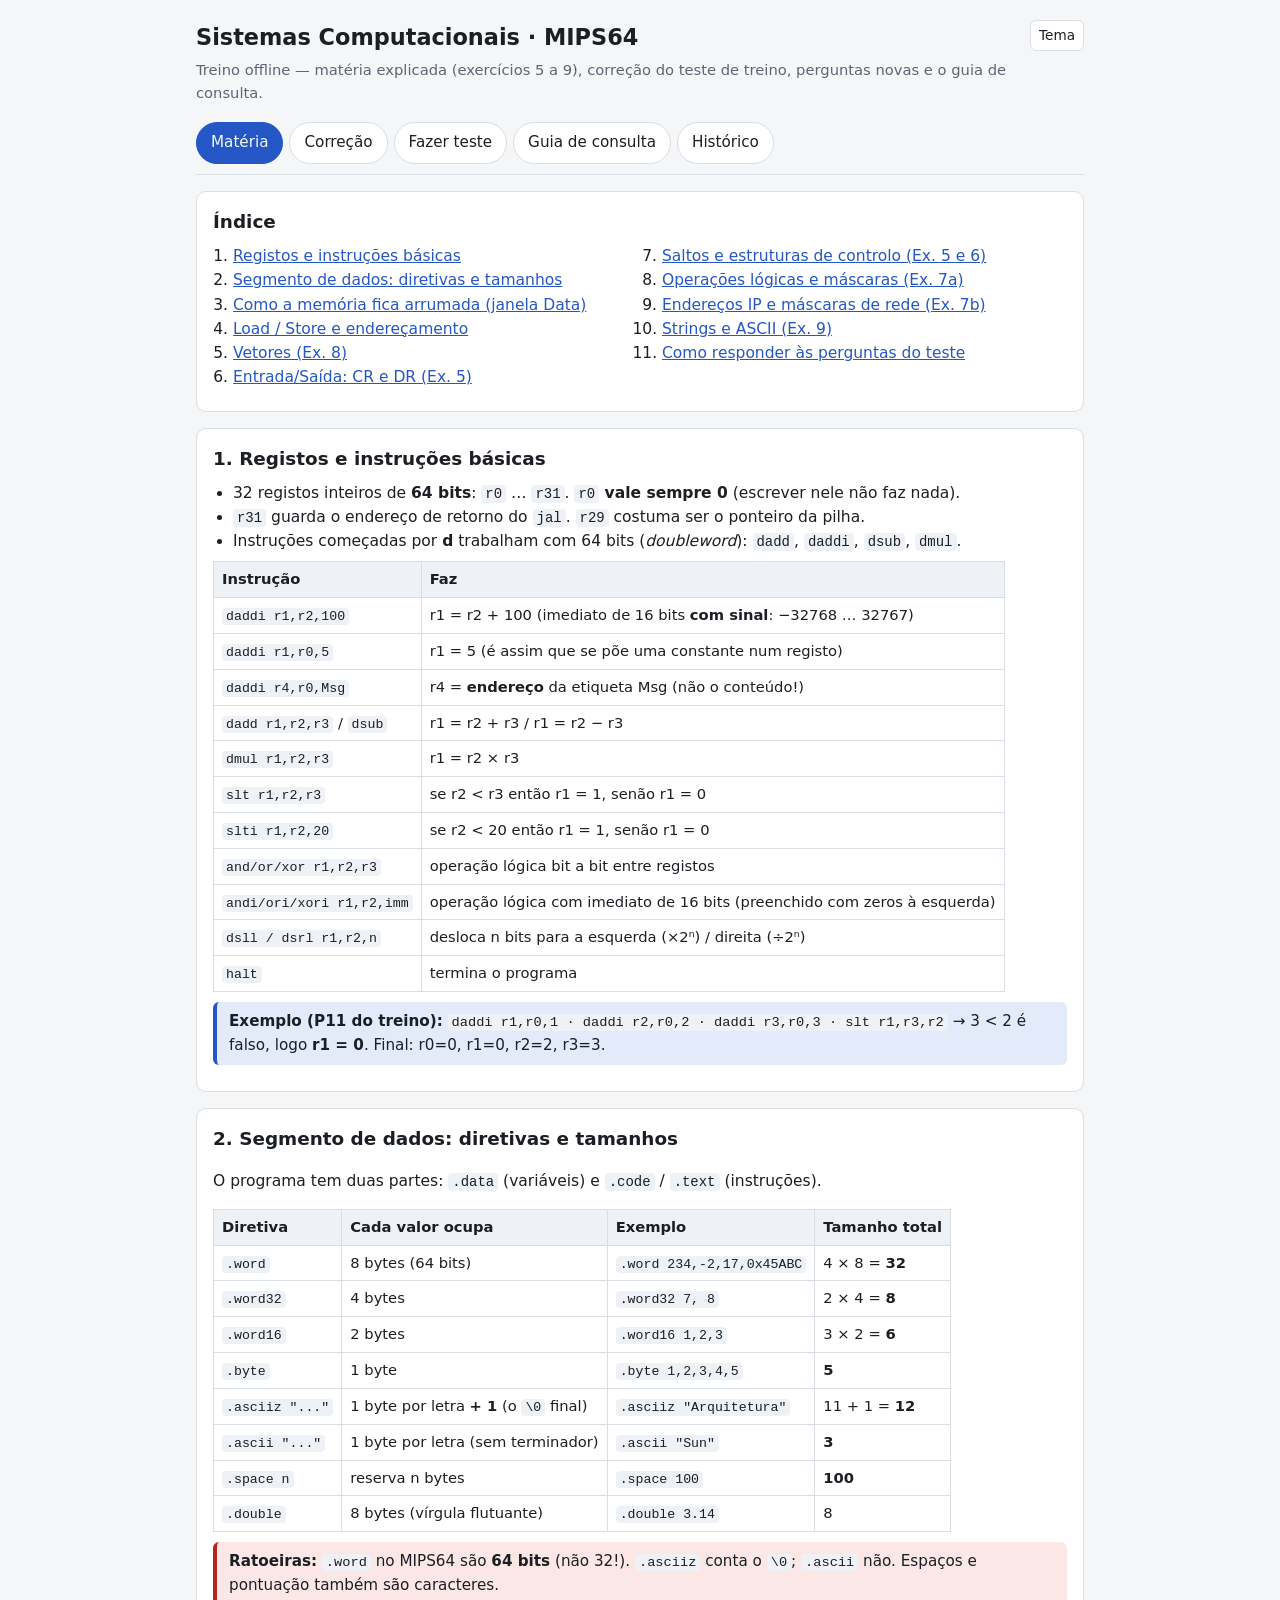
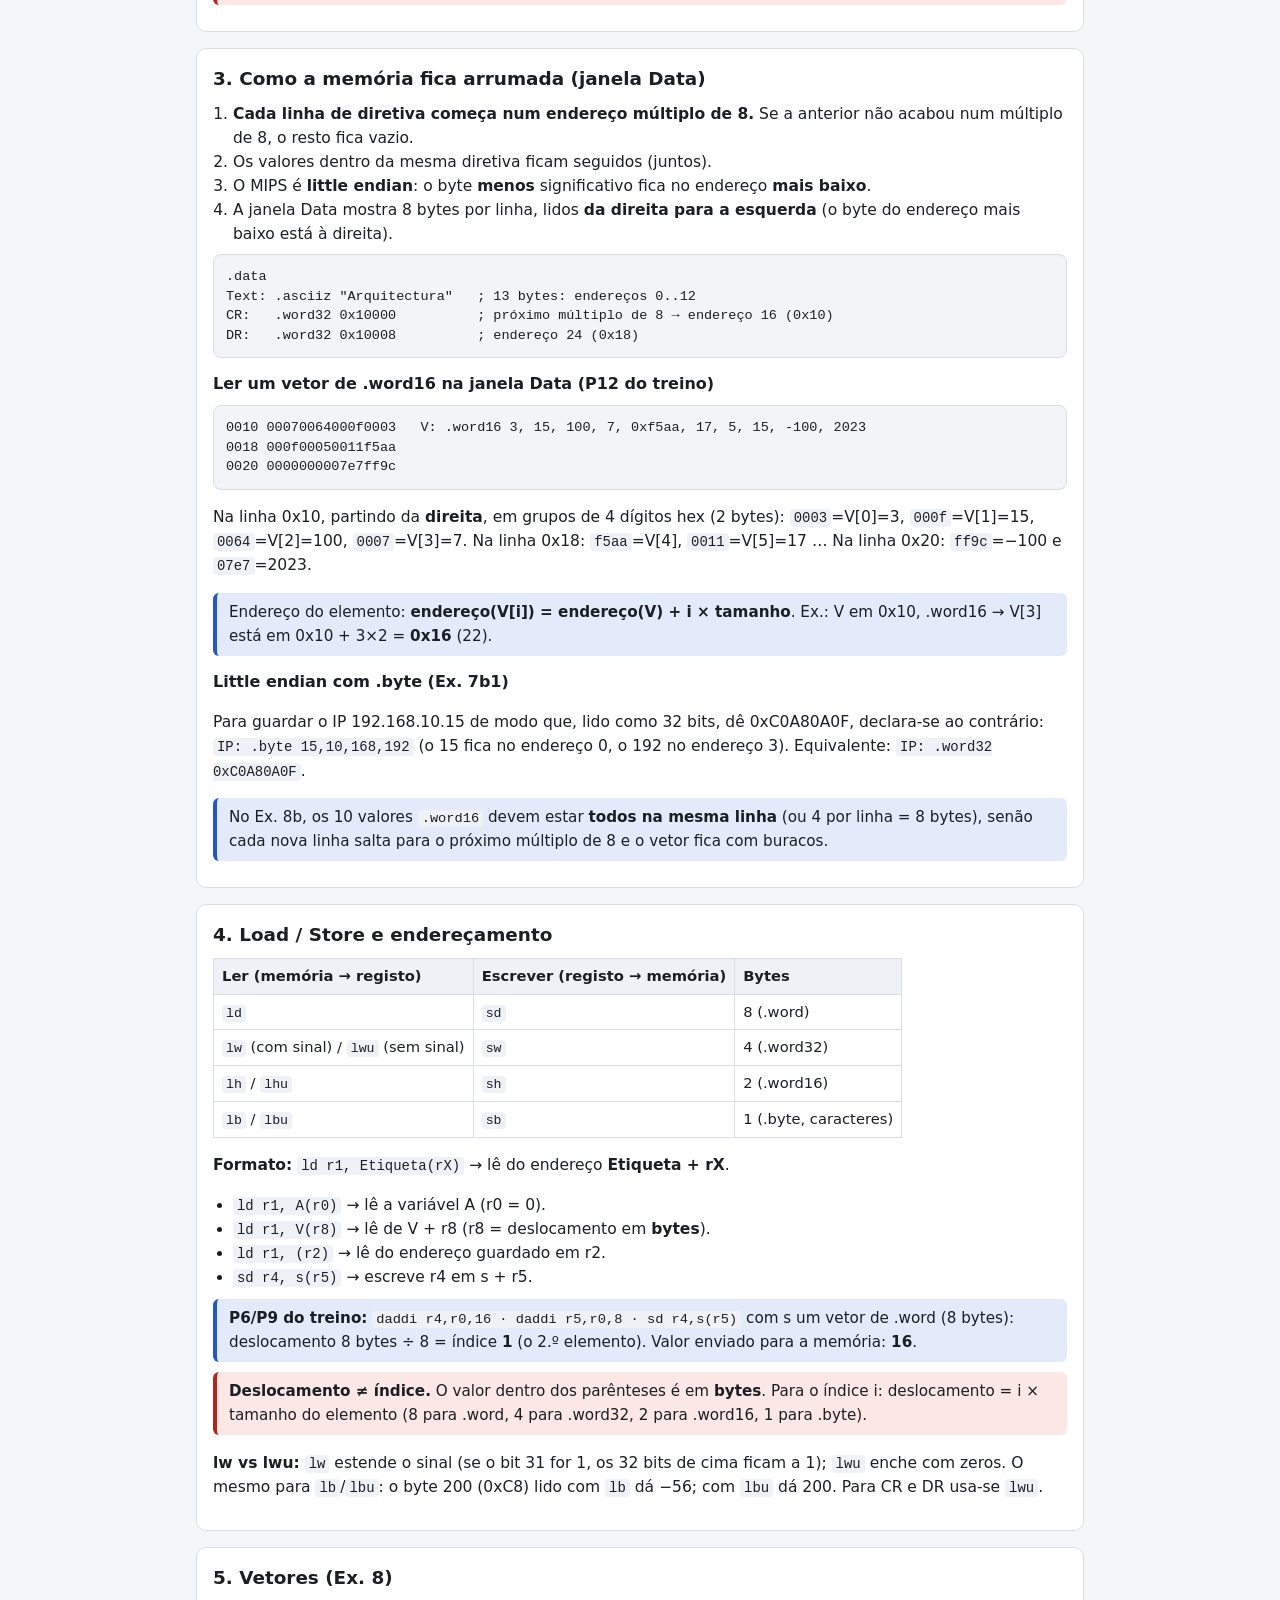
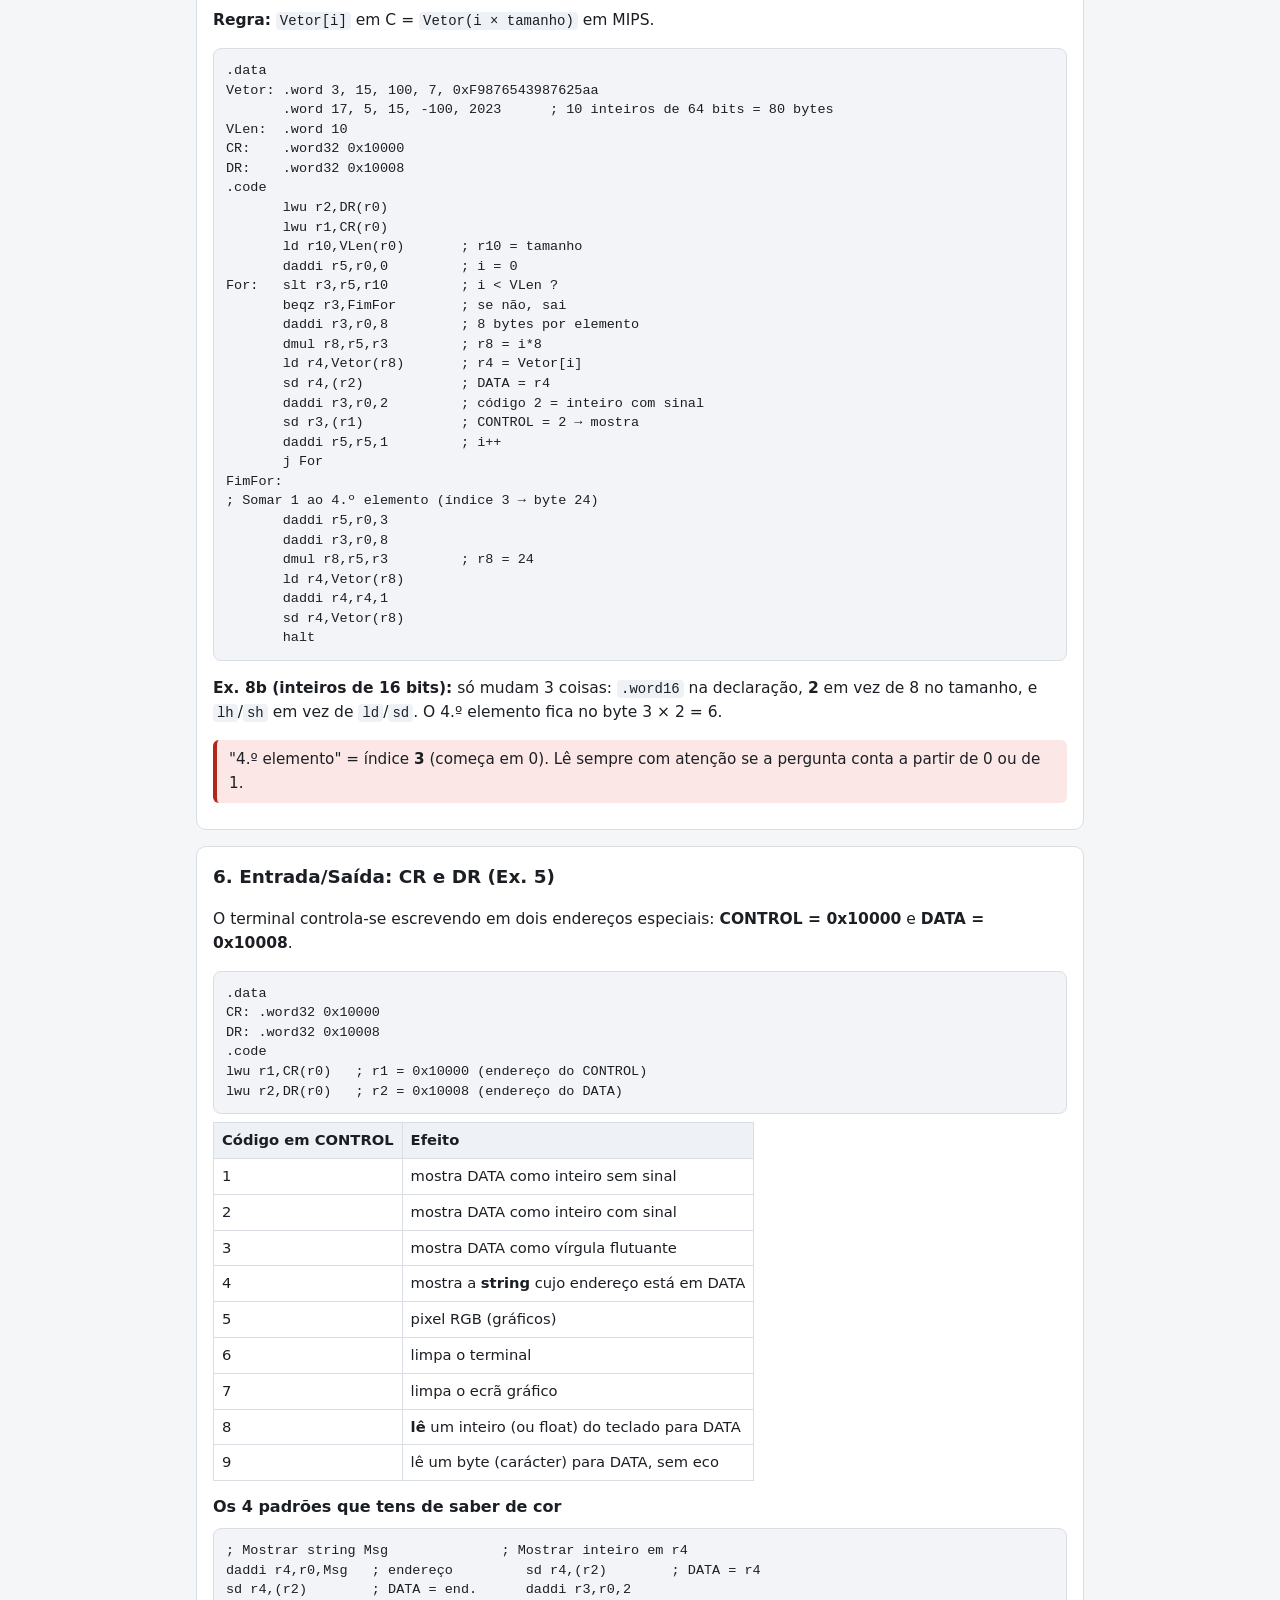
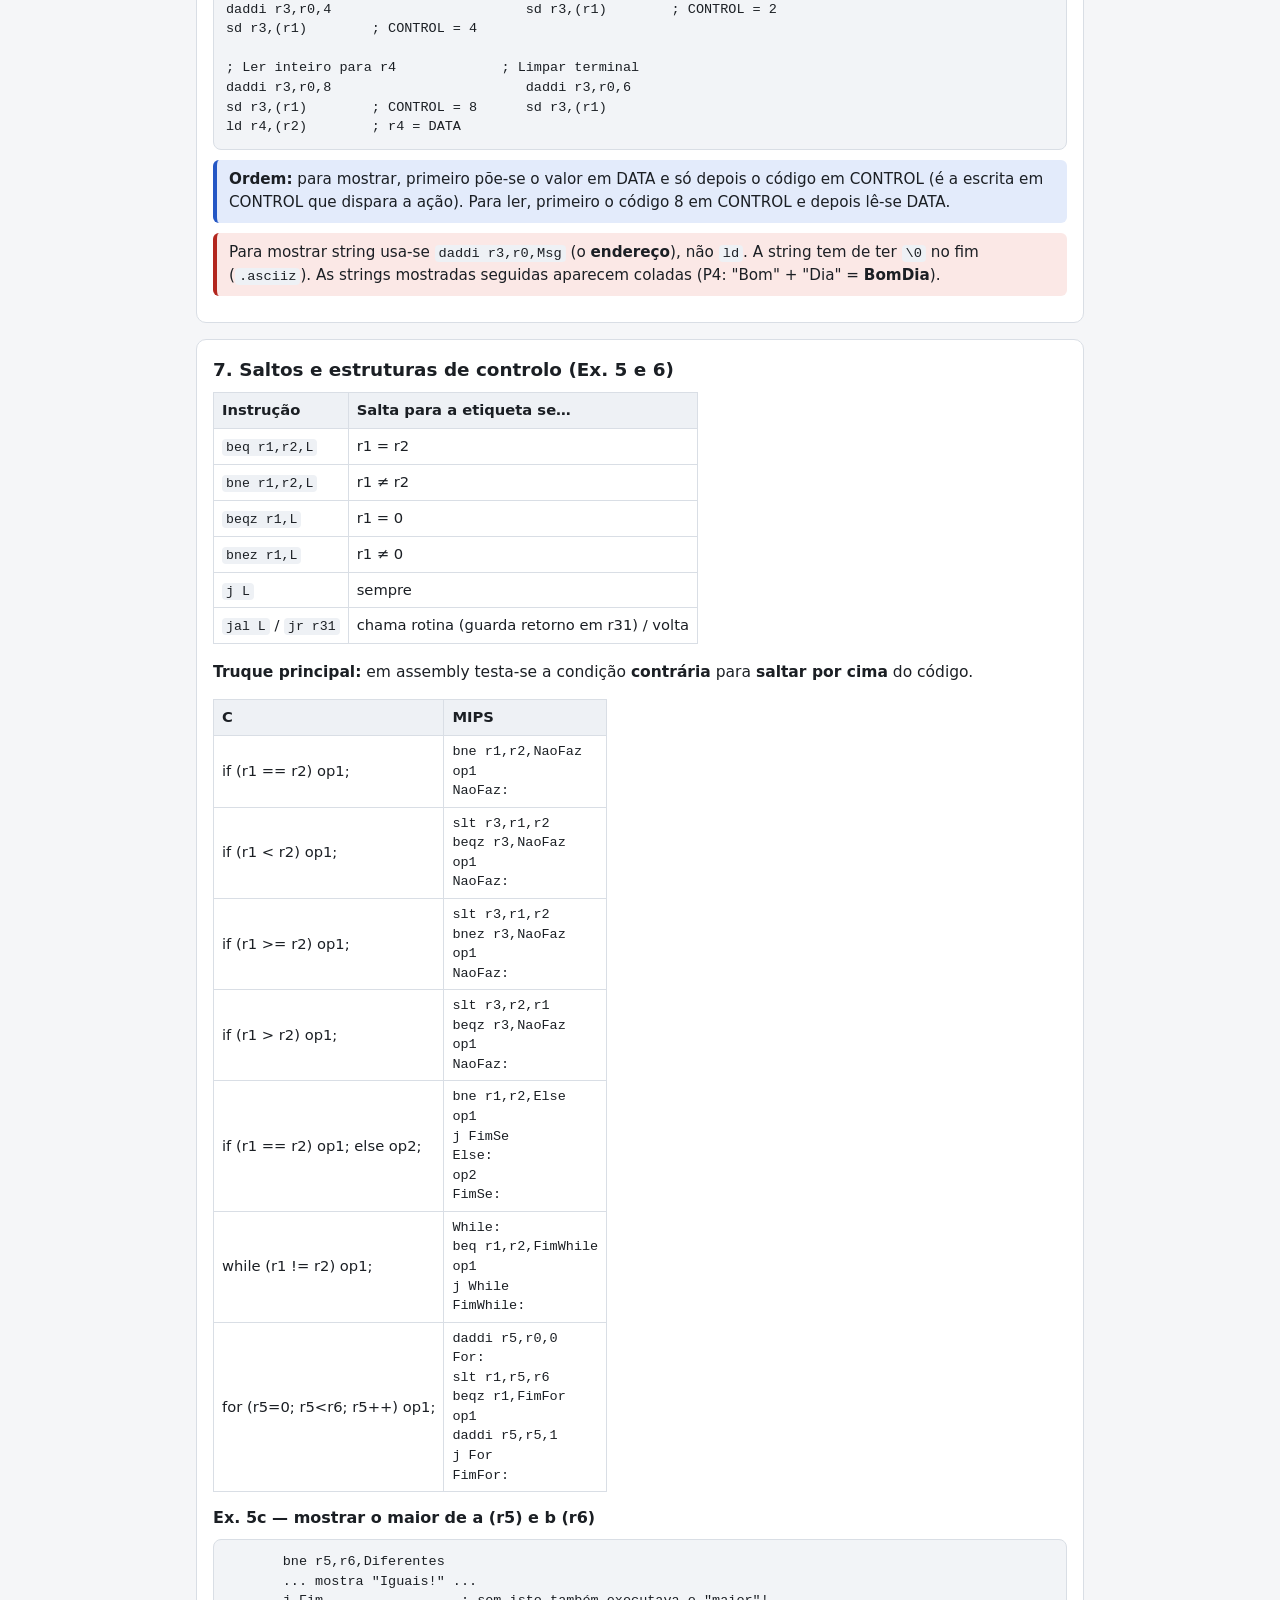
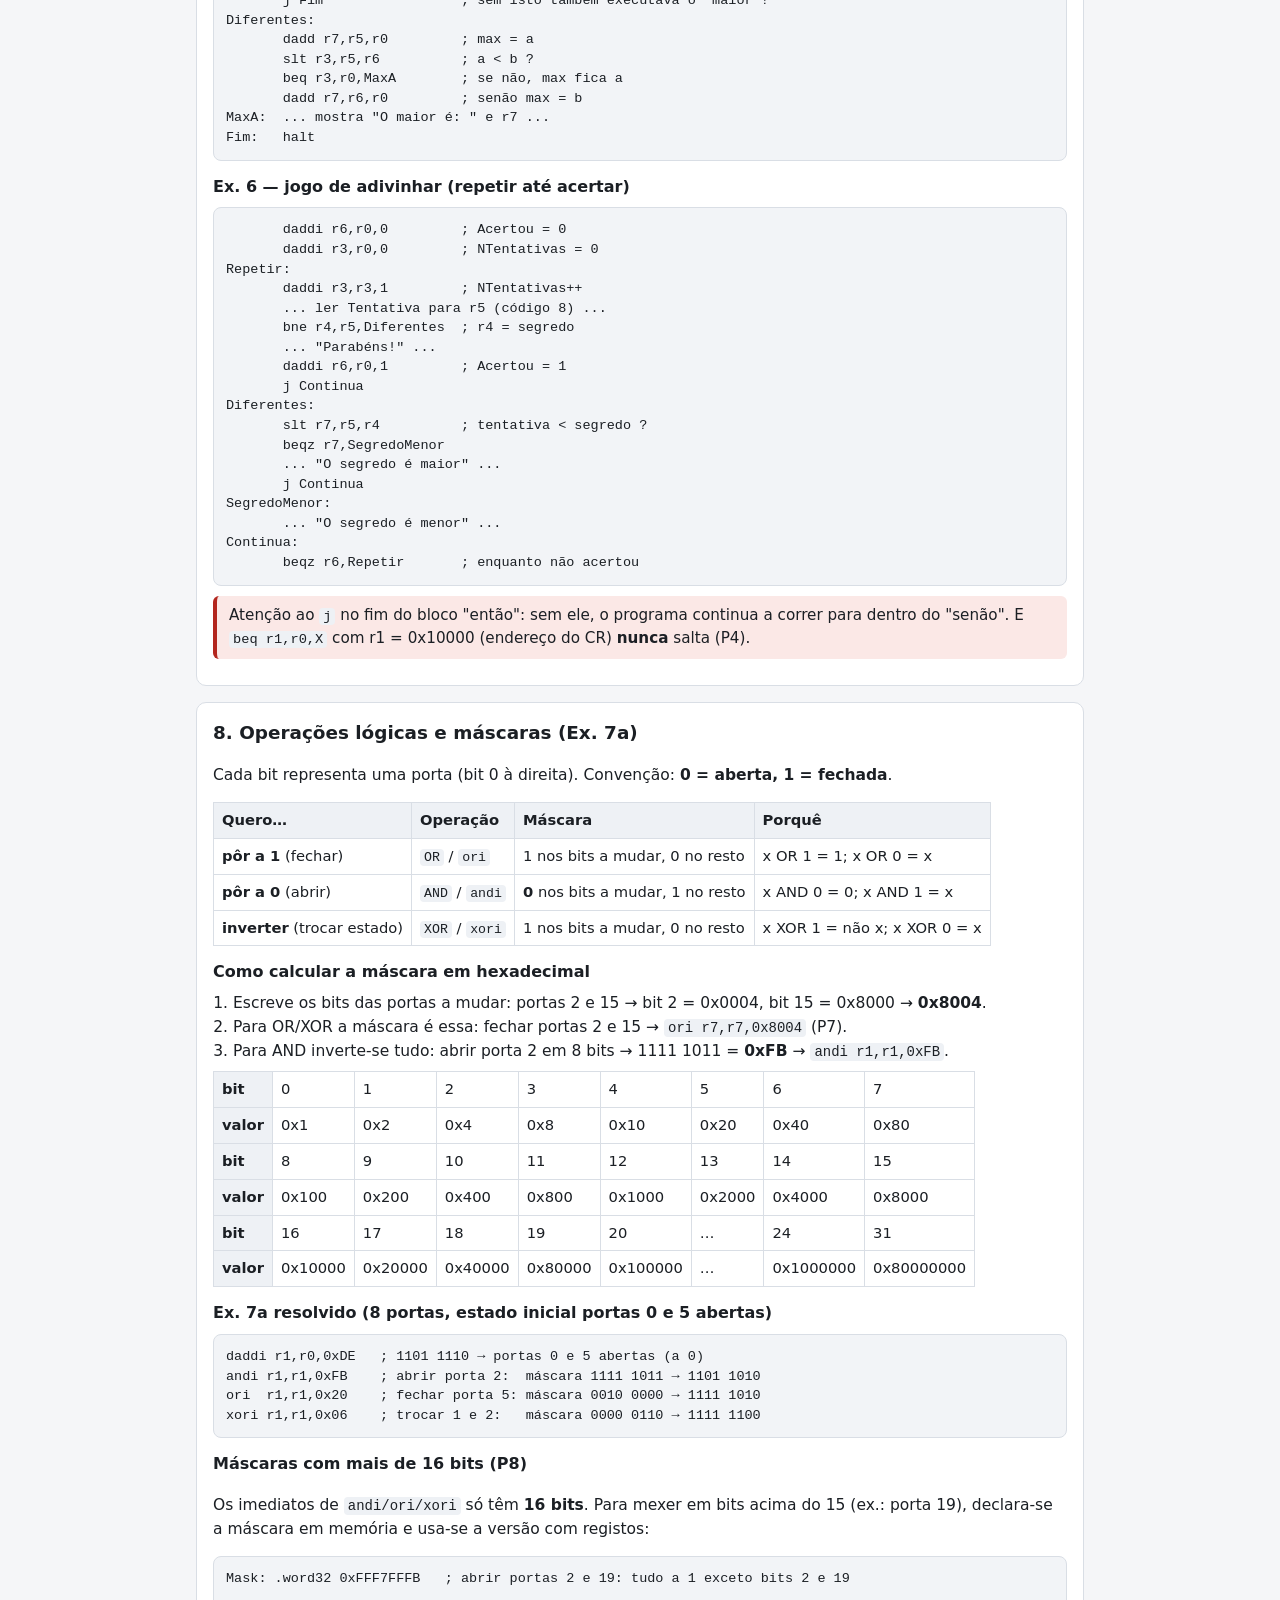
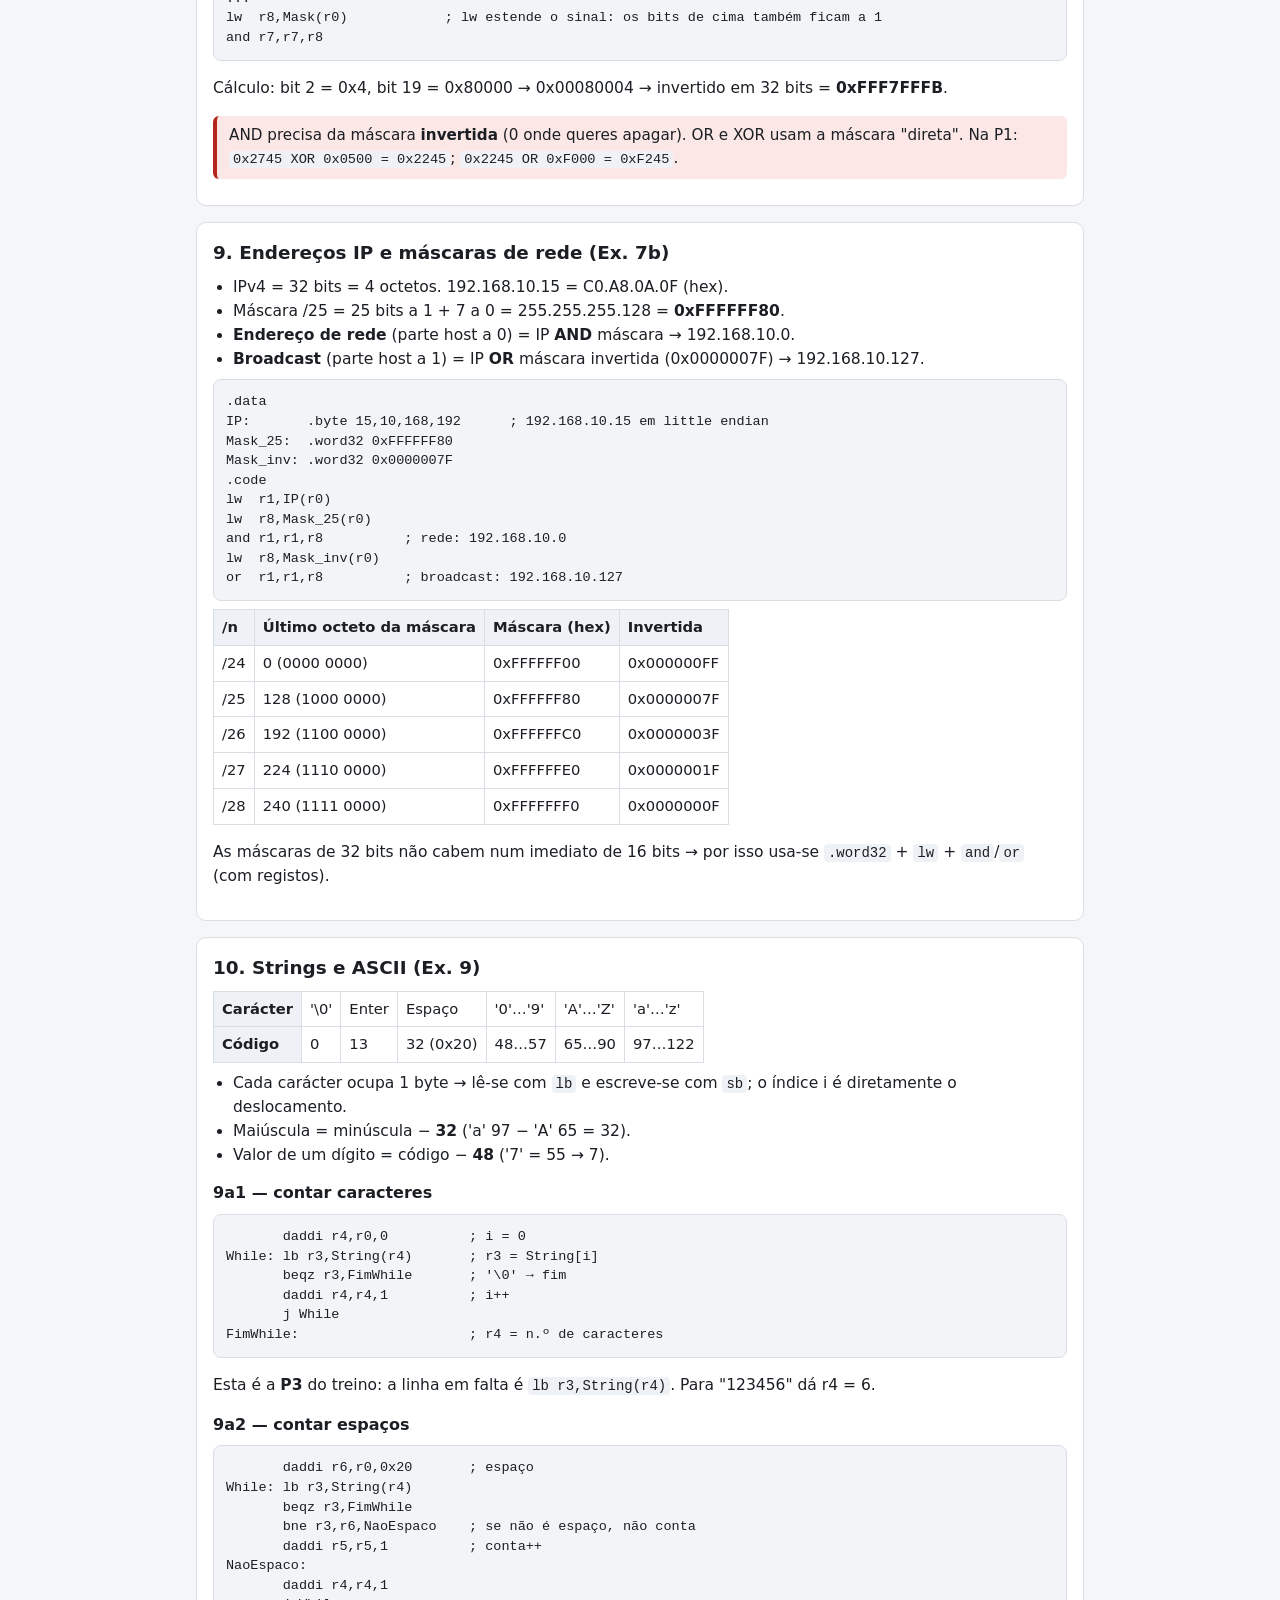
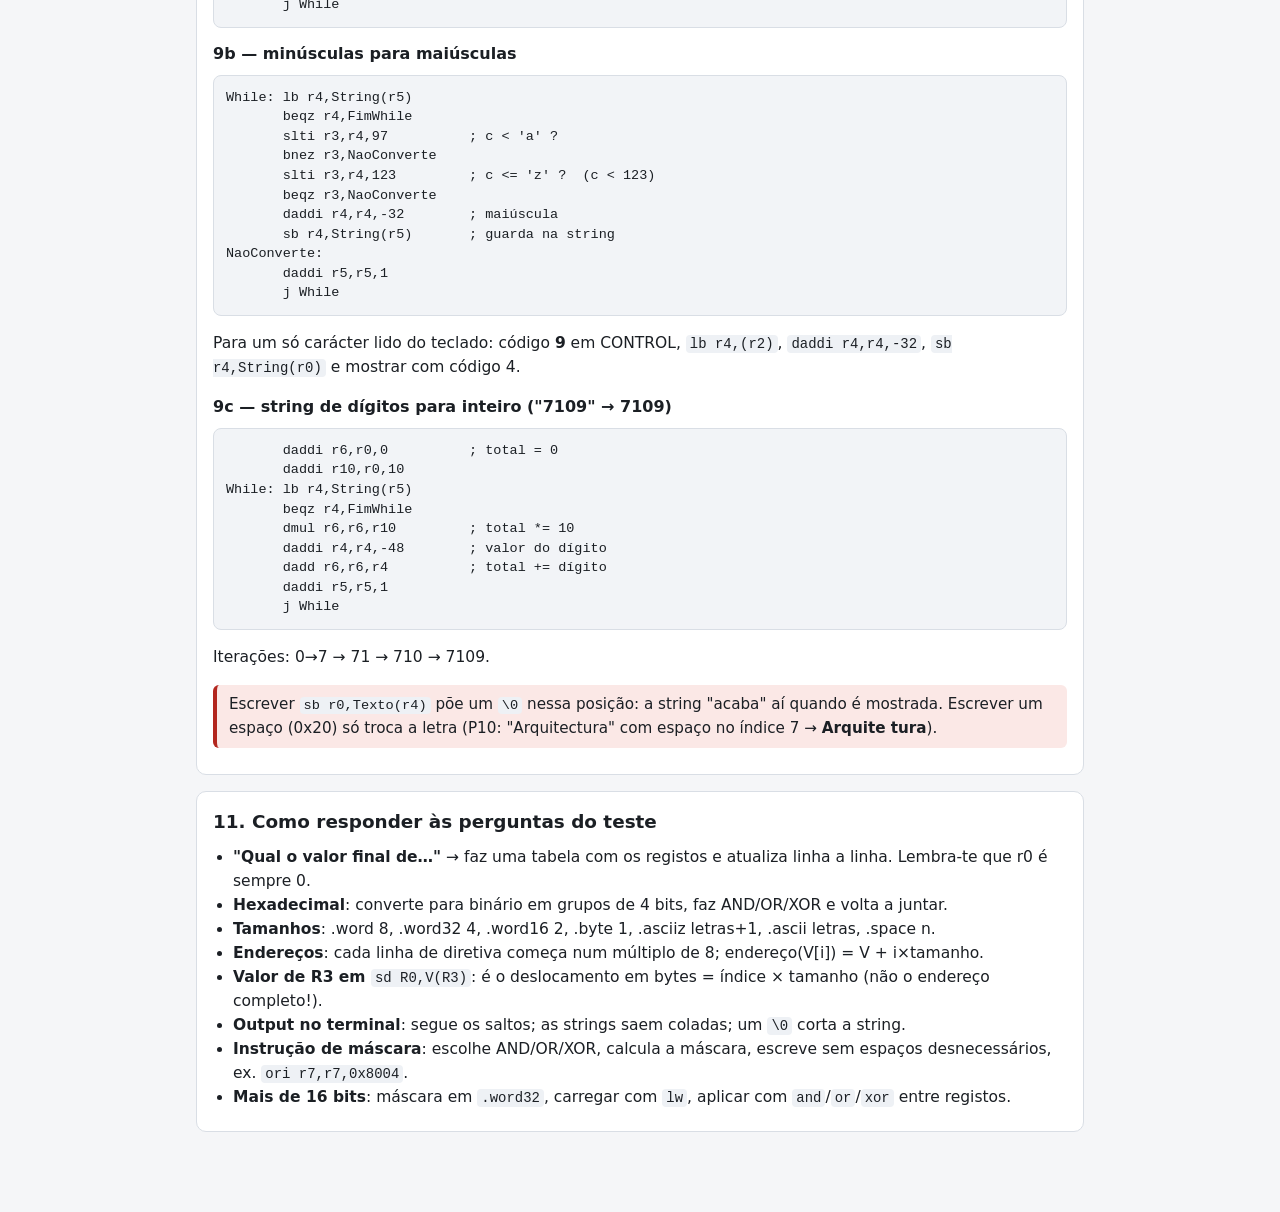
<file: sc-mips-treino/index.html>
<!doctype html>
<html lang="pt">
<head>
<meta charset="utf-8">
<meta name="viewport" content="width=device-width, initial-scale=1">
<title>SC · MIPS64 Treino</title>
<style>
:root{
  --bg:#f5f6f8; --surface:#ffffff; --surface2:#eef1f5; --text:#1b1f24; --muted:#5d6672;
  --border:#d9dee5; --accent:#2457c5; --accent-weak:#e3ebfb;
  --ok:#1d7a3e; --ok-bg:#e4f4ea; --bad:#b3261e; --bad-bg:#fbe8e6; --warn:#8a5a00; --warn-bg:#fdf1d8;
  --code-bg:#f2f4f7; --radius:10px;
}
@media (prefers-color-scheme: dark){
  :root:not([data-theme="light"]){
    --bg:#121417; --surface:#1b1e23; --surface2:#23272e; --text:#e6e8eb; --muted:#9aa3ae;
    --border:#30353d; --accent:#7aa2ff; --accent-weak:#1f2a44;
    --ok:#5fd28a; --ok-bg:#16301f; --bad:#ff8a80; --bad-bg:#3a1a18; --warn:#f5c35b; --warn-bg:#3a2e12;
    --code-bg:#15181c;
  }
}
:root[data-theme="dark"]{
  --bg:#121417; --surface:#1b1e23; --surface2:#23272e; --text:#e6e8eb; --muted:#9aa3ae;
  --border:#30353d; --accent:#7aa2ff; --accent-weak:#1f2a44;
  --ok:#5fd28a; --ok-bg:#16301f; --bad:#ff8a80; --bad-bg:#3a1a18; --warn:#f5c35b; --warn-bg:#3a2e12;
  --code-bg:#15181c;
}
*{box-sizing:border-box}
html,body{margin:0}
body{background:var(--bg);color:var(--text);font:16px/1.55 system-ui,-apple-system,"Segoe UI",Roboto,sans-serif}
.wrap{max-width:920px;margin:0 auto;padding:0 16px 64px}
header{padding:20px 0 8px;display:flex;justify-content:space-between;align-items:flex-start;gap:12px}
header h1{margin:0;font-size:1.4rem}
header p{margin:4px 0 0;color:var(--muted);font-size:.92rem}
.theme button{font:inherit;font-size:.85rem;border:1px solid var(--border);background:var(--surface);color:var(--text);border-radius:6px;padding:4px 8px;cursor:pointer}
.tabs{position:sticky;top:0;z-index:5;background:var(--bg);display:flex;gap:6px;padding:10px 0;border-bottom:1px solid var(--border);overflow-x:auto}
.tabs button{flex:0 0 auto;border:1px solid var(--border);background:var(--surface);color:var(--text);padding:8px 14px;border-radius:999px;font:inherit;font-size:.95rem;cursor:pointer}
.tabs button.on{background:var(--accent);border-color:var(--accent);color:var(--bg)}
section.tab{display:none;padding-top:16px}
section.tab.on{display:block}
.card{background:var(--surface);border:1px solid var(--border);border-radius:var(--radius);padding:16px;margin:0 0 16px}
.qhead{display:flex;flex-wrap:wrap;align-items:center;gap:8px;margin-bottom:8px}
.qnum{font-weight:700}
.chip{font-size:.75rem;padding:2px 8px;border-radius:999px;background:var(--surface2);color:var(--muted);border:1px solid var(--border)}
.chip-o{background:var(--accent-weak);color:var(--accent);border-color:transparent}
.chip-n{background:var(--warn-bg);color:var(--warn);border-color:transparent}
pre{margin:0;font:13.5px/1.45 ui-monospace,SFMono-Regular,Menlo,Consolas,"Liberation Mono",monospace;white-space:pre;overflow-x:auto}
pre.code{background:var(--code-bg);border:1px solid var(--border);border-radius:8px;padding:12px;margin:8px 0}
code{font:.9em ui-monospace,SFMono-Regular,Menlo,Consolas,monospace;background:var(--surface2);padding:1px 4px;border-radius:4px}
.fields{display:grid;gap:10px;margin-top:10px}
.field{display:grid;gap:4px}
.field .fl{font-size:.95rem}
.field input[type=text],.field select{font:14px ui-monospace,SFMono-Regular,Menlo,Consolas,monospace;padding:7px 9px;border-radius:6px;border:1px solid var(--border);background:var(--surface);color:var(--text);width:100%;max-width:420px}
.radios{display:grid;gap:8px}
label.ans{display:flex;gap:10px;align-items:flex-start;border:1px solid var(--border);border-radius:8px;padding:10px;cursor:pointer;background:var(--surface)}
label.ans.sel{border-color:var(--accent);background:var(--accent-weak)}
label.ans input{margin-top:4px}
.sol{display:flex;flex-wrap:wrap;gap:6px;align-items:baseline;padding:8px 10px;border-radius:8px;background:var(--ok-bg);border:1px solid var(--ok)}
.sol .k{font-size:.9rem}
.sol .v{font:600 14px ui-monospace,SFMono-Regular,Menlo,Consolas,monospace;color:var(--ok);white-space:pre-wrap}
.sol.bad{background:var(--bad-bg);border-color:var(--bad)}
.sol .mine{font:14px ui-monospace,SFMono-Regular,Menlo,Consolas,monospace;color:var(--bad);white-space:pre-wrap}
.sol .note{width:100%}
.optlist{display:grid;gap:8px}
.opt{display:flex;gap:10px;border:1px solid var(--border);border-radius:8px;padding:10px}
.opt.ok{border-color:var(--ok);background:var(--ok-bg)}
.opt.chosen-bad{border-color:var(--bad);background:var(--bad-bg)}
.opt .letter{flex:0 0 24px;height:24px;border-radius:50%;display:grid;place-items:center;background:var(--surface2);font-weight:700;font-size:.8rem}
.opt.ok .letter{background:var(--ok);color:var(--bg)}
.exp{margin-top:12px;padding:12px;border-radius:8px;background:var(--surface2);font-size:.95rem}
.exp strong:first-child{display:block;margin-bottom:4px}
.exp ol,.exp ul{margin:6px 0;padding-left:20px}
.hidden-sol .sol,.hidden-sol .exp,.hidden-sol .opt .why{display:none}
.hidden-sol .opt.ok{border-color:var(--border);background:transparent}
.hidden-sol .opt.ok .letter{background:var(--surface2);color:var(--text)}
.reveal{display:none;margin-top:10px}
.hidden-sol .reveal{display:inline-block}
.toolbar{display:flex;flex-wrap:wrap;gap:12px;align-items:center;margin-bottom:14px}
.toolbar label{display:flex;gap:6px;align-items:center;font-size:.95rem}
select,input[type=number]{font:inherit;padding:6px 8px;border-radius:6px;border:1px solid var(--border);background:var(--surface);color:var(--text)}
.btn{font:inherit;border:1px solid var(--accent);background:var(--accent);color:var(--bg);padding:9px 16px;border-radius:8px;cursor:pointer}
.btn.ghost{background:transparent;color:var(--accent)}
.btn.danger{border-color:var(--bad);background:transparent;color:var(--bad)}
.btn:disabled{opacity:.45;cursor:default}
.form{display:grid;gap:12px;max-width:520px}
.form label{display:grid;gap:4px;font-size:.95rem}
.form .row{display:flex;gap:8px;align-items:center}
.note{font-size:.88rem;color:var(--muted)}
.banner{border:1px solid var(--warn);background:var(--warn-bg);border-radius:8px;padding:12px;margin-bottom:14px;display:flex;flex-wrap:wrap;gap:10px;align-items:center}
.runbar{display:flex;justify-content:space-between;align-items:center;gap:8px;padding:8px 0;flex-wrap:wrap}
.timer{font-variant-numeric:tabular-nums;font-weight:700;padding:4px 10px;border-radius:6px;background:var(--surface2)}
.timer.low{background:var(--bad-bg);color:var(--bad)}
.navrow{display:flex;justify-content:space-between;gap:8px;margin:12px 0}
.grid{display:flex;flex-wrap:wrap;gap:6px;margin-top:8px}
.grid button{width:38px;height:38px;border-radius:6px;border:1px solid var(--border);background:var(--surface);color:var(--text);font:inherit;font-size:.85rem;cursor:pointer}
.grid button.done{background:var(--surface2);border-color:var(--muted)}
.grid button.cur{outline:2px solid var(--accent);outline-offset:1px}
.grid button.ok{background:var(--ok-bg);border-color:var(--ok);color:var(--ok)}
.grid button.part{background:var(--warn-bg);border-color:var(--warn);color:var(--warn)}
.grid button.bad{background:var(--bad-bg);border-color:var(--bad);color:var(--bad)}
.stats{display:grid;grid-template-columns:repeat(auto-fit,minmax(120px,1fr));gap:10px;margin:10px 0 16px}
.stat{background:var(--surface);border:1px solid var(--border);border-radius:8px;padding:12px}
.stat .v{font-size:1.6rem;font-weight:700;font-variant-numeric:tabular-nums}
.stat .l{font-size:.82rem;color:var(--muted)}
.stat.ok .v{color:var(--ok)} .stat.bad .v{color:var(--bad)}
table{border-collapse:collapse;font-size:.92rem}
th,td{text-align:left;padding:6px 8px;border:1px solid var(--border)}
th{background:var(--surface2);font-weight:600}
.tablewrap{overflow-x:auto;margin:8px 0}
.mat h2{font-size:1.15rem;margin:0 0 8px}
.mat h3{font-size:1rem;margin:14px 0 6px}
.mat p,.mat li{font-size:.97rem}
.mat ul,.mat ol{padding-left:20px;margin:6px 0}
.toc{columns:2;column-gap:24px;padding-left:20px;margin:0}
.toc a{color:var(--accent)}
@media (max-width:600px){.toc{columns:1}}
.tip{border-left:4px solid var(--accent);background:var(--accent-weak);padding:8px 12px;border-radius:6px;margin:10px 0;font-size:.95rem}
.trap{border-left:4px solid var(--bad);background:var(--bad-bg);padding:8px 12px;border-radius:6px;margin:10px 0;font-size:.95rem}
.hist td,.hist th{border:none;border-bottom:1px solid var(--border)}
</style>
</head>
<body>
<div class="wrap">
<header>
  <div>
    <h1>Sistemas Computacionais · MIPS64</h1>
    <p>Treino offline — matéria explicada (exercícios 5 a 9), correção do teste de treino, perguntas novas e o guia de consulta.</p>
  </div>
  <div class="theme"><button id="themeBtn" type="button">Tema</button></div>
</header>

<nav class="tabs" id="tabs">
  <button data-tab="materia" class="on">Matéria</button>
  <button data-tab="correcao">Correção</button>
  <button data-tab="teste">Fazer teste</button>
  <button data-tab="guia">Guia de consulta</button>
  <button data-tab="historico">Histórico</button>
</nav>

<!-- ======================= MATÉRIA ======================= -->
<section class="tab on mat" id="tab-materia">
<div class="card">
  <h2>Índice</h2>
  <ol class="toc">
    <li><a href="#m1">Registos e instruções básicas</a></li>
    <li><a href="#m2">Segmento de dados: diretivas e tamanhos</a></li>
    <li><a href="#m3">Como a memória fica arrumada (janela Data)</a></li>
    <li><a href="#m4">Load / Store e endereçamento</a></li>
    <li><a href="#m5">Vetores (Ex. 8)</a></li>
    <li><a href="#m6">Entrada/Saída: CR e DR (Ex. 5)</a></li>
    <li><a href="#m7">Saltos e estruturas de controlo (Ex. 5 e 6)</a></li>
    <li><a href="#m8">Operações lógicas e máscaras (Ex. 7a)</a></li>
    <li><a href="#m9">Endereços IP e máscaras de rede (Ex. 7b)</a></li>
    <li><a href="#m10">Strings e ASCII (Ex. 9)</a></li>
    <li><a href="#m11">Como responder às perguntas do teste</a></li>
  </ol>
</div>

<div class="card" id="m1">
<h2>1. Registos e instruções básicas</h2>
<ul>
<li>32 registos inteiros de <b>64 bits</b>: <code>r0</code> … <code>r31</code>. <b><code>r0</code> vale sempre 0</b> (escrever nele não faz nada).</li>
<li><code>r31</code> guarda o endereço de retorno do <code>jal</code>. <code>r29</code> costuma ser o ponteiro da pilha.</li>
<li>Instruções começadas por <b>d</b> trabalham com 64 bits (<i>doubleword</i>): <code>dadd</code>, <code>daddi</code>, <code>dsub</code>, <code>dmul</code>.</li>
</ul>
<div class="tablewrap"><table>
<tr><th>Instrução</th><th>Faz</th></tr>
<tr><td><code>daddi r1,r2,100</code></td><td>r1 = r2 + 100 (imediato de 16 bits <b>com sinal</b>: −32768 … 32767)</td></tr>
<tr><td><code>daddi r1,r0,5</code></td><td>r1 = 5 (é assim que se põe uma constante num registo)</td></tr>
<tr><td><code>daddi r4,r0,Msg</code></td><td>r4 = <b>endereço</b> da etiqueta Msg (não o conteúdo!)</td></tr>
<tr><td><code>dadd r1,r2,r3</code> / <code>dsub</code></td><td>r1 = r2 + r3 / r1 = r2 − r3</td></tr>
<tr><td><code>dmul r1,r2,r3</code></td><td>r1 = r2 × r3</td></tr>
<tr><td><code>slt r1,r2,r3</code></td><td>se r2 &lt; r3 então r1 = 1, senão r1 = 0</td></tr>
<tr><td><code>slti r1,r2,20</code></td><td>se r2 &lt; 20 então r1 = 1, senão r1 = 0</td></tr>
<tr><td><code>and/or/xor r1,r2,r3</code></td><td>operação lógica bit a bit entre registos</td></tr>
<tr><td><code>andi/ori/xori r1,r2,imm</code></td><td>operação lógica com imediato de 16 bits (preenchido com zeros à esquerda)</td></tr>
<tr><td><code>dsll / dsrl r1,r2,n</code></td><td>desloca n bits para a esquerda (×2ⁿ) / direita (÷2ⁿ)</td></tr>
<tr><td><code>halt</code></td><td>termina o programa</td></tr>
</table></div>
<div class="tip"><b>Exemplo (P11 do treino):</b> <code>daddi r1,r0,1 · daddi r2,r0,2 · daddi r3,r0,3 · slt r1,r3,r2</code> → 3 &lt; 2 é falso, logo <b>r1 = 0</b>. Final: r0=0, r1=0, r2=2, r3=3.</div>
</div>

<div class="card" id="m2">
<h2>2. Segmento de dados: diretivas e tamanhos</h2>
<p>O programa tem duas partes: <code>.data</code> (variáveis) e <code>.code</code> / <code>.text</code> (instruções).</p>
<div class="tablewrap"><table>
<tr><th>Diretiva</th><th>Cada valor ocupa</th><th>Exemplo</th><th>Tamanho total</th></tr>
<tr><td><code>.word</code></td><td>8 bytes (64 bits)</td><td><code>.word 234,-2,17,0x45ABC</code></td><td>4 × 8 = <b>32</b></td></tr>
<tr><td><code>.word32</code></td><td>4 bytes</td><td><code>.word32 7, 8</code></td><td>2 × 4 = <b>8</b></td></tr>
<tr><td><code>.word16</code></td><td>2 bytes</td><td><code>.word16 1,2,3</code></td><td>3 × 2 = <b>6</b></td></tr>
<tr><td><code>.byte</code></td><td>1 byte</td><td><code>.byte 1,2,3,4,5</code></td><td><b>5</b></td></tr>
<tr><td><code>.asciiz "..."</code></td><td>1 byte por letra <b>+ 1</b> (o <code>\0</code> final)</td><td><code>.asciiz "Arquitetura"</code></td><td>11 + 1 = <b>12</b></td></tr>
<tr><td><code>.ascii "..."</code></td><td>1 byte por letra (sem terminador)</td><td><code>.ascii "Sun"</code></td><td><b>3</b></td></tr>
<tr><td><code>.space n</code></td><td>reserva n bytes</td><td><code>.space 100</code></td><td><b>100</b></td></tr>
<tr><td><code>.double</code></td><td>8 bytes (vírgula flutuante)</td><td><code>.double 3.14</code></td><td>8</td></tr>
</table></div>
<div class="trap"><b>Ratoeiras:</b> <code>.word</code> no MIPS64 são <b>64 bits</b> (não 32!). <code>.asciiz</code> conta o <code>\0</code>; <code>.ascii</code> não. Espaços e pontuação também são caracteres.</div>
</div>

<div class="card" id="m3">
<h2>3. Como a memória fica arrumada (janela Data)</h2>
<ol>
<li><b>Cada linha de diretiva começa num endereço múltiplo de 8.</b> Se a anterior não acabou num múltiplo de 8, o resto fica vazio.</li>
<li>Os valores dentro da mesma diretiva ficam seguidos (juntos).</li>
<li>O MIPS é <b>little endian</b>: o byte <b>menos</b> significativo fica no endereço <b>mais baixo</b>.</li>
<li>A janela Data mostra 8 bytes por linha, lidos <b>da direita para a esquerda</b> (o byte do endereço mais baixo está à direita).</li>
</ol>
<pre class="code">.data
Text: .asciiz "Arquitectura"   ; 13 bytes: endereços 0..12
CR:   .word32 0x10000          ; próximo múltiplo de 8 → endereço 16 (0x10)
DR:   .word32 0x10008          ; endereço 24 (0x18)</pre>
<h3>Ler um vetor de .word16 na janela Data (P12 do treino)</h3>
<pre class="code">0010 00070064000f0003   V: .word16 3, 15, 100, 7, 0xf5aa, 17, 5, 15, -100, 2023
0018 000f00050011f5aa
0020 0000000007e7ff9c</pre>
<p>Na linha 0x10, partindo da <b>direita</b>, em grupos de 4 dígitos hex (2 bytes): <code>0003</code>=V[0]=3, <code>000f</code>=V[1]=15, <code>0064</code>=V[2]=100, <code>0007</code>=V[3]=7. Na linha 0x18: <code>f5aa</code>=V[4], <code>0011</code>=V[5]=17 … Na linha 0x20: <code>ff9c</code>=−100 e <code>07e7</code>=2023.</p>
<div class="tip">Endereço do elemento: <b>endereço(V[i]) = endereço(V) + i × tamanho</b>. Ex.: V em 0x10, .word16 → V[3] está em 0x10 + 3×2 = <b>0x16</b> (22).</div>
<h3>Little endian com .byte (Ex. 7b1)</h3>
<p>Para guardar o IP 192.168.10.15 de modo que, lido como 32 bits, dê 0xC0A80A0F, declara-se ao contrário: <code>IP: .byte 15,10,168,192</code> (o 15 fica no endereço 0, o 192 no endereço 3). Equivalente: <code>IP: .word32 0xC0A80A0F</code>.</p>
<div class="tip">No Ex. 8b, os 10 valores <code>.word16</code> devem estar <b>todos na mesma linha</b> (ou 4 por linha = 8 bytes), senão cada nova linha salta para o próximo múltiplo de 8 e o vetor fica com buracos.</div>
</div>

<div class="card" id="m4">
<h2>4. Load / Store e endereçamento</h2>
<div class="tablewrap"><table>
<tr><th>Ler (memória → registo)</th><th>Escrever (registo → memória)</th><th>Bytes</th></tr>
<tr><td><code>ld</code></td><td><code>sd</code></td><td>8 (.word)</td></tr>
<tr><td><code>lw</code> (com sinal) / <code>lwu</code> (sem sinal)</td><td><code>sw</code></td><td>4 (.word32)</td></tr>
<tr><td><code>lh</code> / <code>lhu</code></td><td><code>sh</code></td><td>2 (.word16)</td></tr>
<tr><td><code>lb</code> / <code>lbu</code></td><td><code>sb</code></td><td>1 (.byte, caracteres)</td></tr>
</table></div>
<p><b>Formato:</b> <code>ld r1, Etiqueta(rX)</code> → lê do endereço <b>Etiqueta + rX</b>.</p>
<ul>
<li><code>ld r1, A(r0)</code> → lê a variável A (r0 = 0).</li>
<li><code>ld r1, V(r8)</code> → lê de V + r8 (r8 = deslocamento em <b>bytes</b>).</li>
<li><code>ld r1, (r2)</code> → lê do endereço guardado em r2.</li>
<li><code>sd r4, s(r5)</code> → escreve r4 em s + r5.</li>
</ul>
<div class="tip"><b>P6/P9 do treino:</b> <code>daddi r4,r0,16 · daddi r5,r0,8 · sd r4,s(r5)</code> com s um vetor de .word (8 bytes): deslocamento 8 bytes ÷ 8 = índice <b>1</b> (o 2.º elemento). Valor enviado para a memória: <b>16</b>.</div>
<div class="trap"><b>Deslocamento ≠ índice.</b> O valor dentro dos parênteses é em <b>bytes</b>. Para o índice i: deslocamento = i × tamanho do elemento (8 para .word, 4 para .word32, 2 para .word16, 1 para .byte).</div>
<p><b>lw vs lwu:</b> <code>lw</code> estende o sinal (se o bit 31 for 1, os 32 bits de cima ficam a 1); <code>lwu</code> enche com zeros. O mesmo para <code>lb</code>/<code>lbu</code>: o byte 200 (0xC8) lido com <code>lb</code> dá −56; com <code>lbu</code> dá 200. Para CR e DR usa-se <code>lwu</code>.</p>
</div>

<div class="card" id="m5">
<h2>5. Vetores (Ex. 8)</h2>
<p><b>Regra:</b> <code>Vetor[i]</code> em C = <code>Vetor(i × tamanho)</code> em MIPS.</p>
<pre class="code">.data
Vetor: .word 3, 15, 100, 7, 0xF9876543987625aa
       .word 17, 5, 15, -100, 2023      ; 10 inteiros de 64 bits = 80 bytes
VLen:  .word 10
CR:    .word32 0x10000
DR:    .word32 0x10008
.code
       lwu r2,DR(r0)
       lwu r1,CR(r0)
       ld r10,VLen(r0)       ; r10 = tamanho
       daddi r5,r0,0         ; i = 0
For:   slt r3,r5,r10         ; i &lt; VLen ?
       beqz r3,FimFor        ; se não, sai
       daddi r3,r0,8         ; 8 bytes por elemento
       dmul r8,r5,r3         ; r8 = i*8
       ld r4,Vetor(r8)       ; r4 = Vetor[i]
       sd r4,(r2)            ; DATA = r4
       daddi r3,r0,2         ; código 2 = inteiro com sinal
       sd r3,(r1)            ; CONTROL = 2 → mostra
       daddi r5,r5,1         ; i++
       j For
FimFor:
; Somar 1 ao 4.º elemento (índice 3 → byte 24)
       daddi r5,r0,3
       daddi r3,r0,8
       dmul r8,r5,r3         ; r8 = 24
       ld r4,Vetor(r8)
       daddi r4,r4,1
       sd r4,Vetor(r8)
       halt</pre>
<p><b>Ex. 8b (inteiros de 16 bits):</b> só mudam 3 coisas: <code>.word16</code> na declaração, <b>2</b> em vez de 8 no tamanho, e <code>lh</code>/<code>sh</code> em vez de <code>ld</code>/<code>sd</code>. O 4.º elemento fica no byte 3 × 2 = 6.</p>
<div class="trap">"4.º elemento" = índice <b>3</b> (começa em 0). Lê sempre com atenção se a pergunta conta a partir de 0 ou de 1.</div>
</div>

<div class="card" id="m6">
<h2>6. Entrada/Saída: CR e DR (Ex. 5)</h2>
<p>O terminal controla-se escrevendo em dois endereços especiais: <b>CONTROL = 0x10000</b> e <b>DATA = 0x10008</b>.</p>
<pre class="code">.data
CR: .word32 0x10000
DR: .word32 0x10008
.code
lwu r1,CR(r0)   ; r1 = 0x10000 (endereço do CONTROL)
lwu r2,DR(r0)   ; r2 = 0x10008 (endereço do DATA)</pre>
<div class="tablewrap"><table>
<tr><th>Código em CONTROL</th><th>Efeito</th></tr>
<tr><td>1</td><td>mostra DATA como inteiro sem sinal</td></tr>
<tr><td>2</td><td>mostra DATA como inteiro com sinal</td></tr>
<tr><td>3</td><td>mostra DATA como vírgula flutuante</td></tr>
<tr><td>4</td><td>mostra a <b>string</b> cujo endereço está em DATA</td></tr>
<tr><td>5</td><td>pixel RGB (gráficos)</td></tr>
<tr><td>6</td><td>limpa o terminal</td></tr>
<tr><td>7</td><td>limpa o ecrã gráfico</td></tr>
<tr><td>8</td><td><b>lê</b> um inteiro (ou float) do teclado para DATA</td></tr>
<tr><td>9</td><td>lê um byte (carácter) para DATA, sem eco</td></tr>
</table></div>
<h3>Os 4 padrões que tens de saber de cor</h3>
<pre class="code">; Mostrar string Msg              ; Mostrar inteiro em r4
daddi r4,r0,Msg   ; endereço         sd r4,(r2)        ; DATA = r4
sd r4,(r2)        ; DATA = end.      daddi r3,r0,2
daddi r3,r0,4                        sd r3,(r1)        ; CONTROL = 2
sd r3,(r1)        ; CONTROL = 4

; Ler inteiro para r4             ; Limpar terminal
daddi r3,r0,8                        daddi r3,r0,6
sd r3,(r1)        ; CONTROL = 8      sd r3,(r1)
ld r4,(r2)        ; r4 = DATA</pre>
<div class="tip"><b>Ordem:</b> para mostrar, primeiro põe-se o valor em DATA e só depois o código em CONTROL (é a escrita em CONTROL que dispara a ação). Para ler, primeiro o código 8 em CONTROL e depois lê-se DATA.</div>
<div class="trap">Para mostrar string usa-se <code>daddi r3,r0,Msg</code> (o <b>endereço</b>), não <code>ld</code>. A string tem de ter <code>\0</code> no fim (<code>.asciiz</code>). As strings mostradas seguidas aparecem coladas (P4: "Bom" + "Dia" = <b>BomDia</b>).</div>
</div>

<div class="card" id="m7">
<h2>7. Saltos e estruturas de controlo (Ex. 5 e 6)</h2>
<div class="tablewrap"><table>
<tr><th>Instrução</th><th>Salta para a etiqueta se…</th></tr>
<tr><td><code>beq r1,r2,L</code></td><td>r1 = r2</td></tr>
<tr><td><code>bne r1,r2,L</code></td><td>r1 ≠ r2</td></tr>
<tr><td><code>beqz r1,L</code></td><td>r1 = 0</td></tr>
<tr><td><code>bnez r1,L</code></td><td>r1 ≠ 0</td></tr>
<tr><td><code>j L</code></td><td>sempre</td></tr>
<tr><td><code>jal L</code> / <code>jr r31</code></td><td>chama rotina (guarda retorno em r31) / volta</td></tr>
</table></div>
<p><b>Truque principal:</b> em assembly testa-se a condição <b>contrária</b> para <b>saltar por cima</b> do código.</p>
<div class="tablewrap"><table>
<tr><th>C</th><th>MIPS</th></tr>
<tr><td>if (r1 == r2) op1;</td><td><pre>bne r1,r2,NaoFaz
op1
NaoFaz:</pre></td></tr>
<tr><td>if (r1 &lt; r2) op1;</td><td><pre>slt r3,r1,r2
beqz r3,NaoFaz
op1
NaoFaz:</pre></td></tr>
<tr><td>if (r1 &gt;= r2) op1;</td><td><pre>slt r3,r1,r2
bnez r3,NaoFaz
op1
NaoFaz:</pre></td></tr>
<tr><td>if (r1 &gt; r2) op1;</td><td><pre>slt r3,r2,r1
beqz r3,NaoFaz
op1
NaoFaz:</pre></td></tr>
<tr><td>if (r1 == r2) op1; else op2;</td><td><pre>bne r1,r2,Else
op1
j FimSe
Else:
op2
FimSe:</pre></td></tr>
<tr><td>while (r1 != r2) op1;</td><td><pre>While:
beq r1,r2,FimWhile
op1
j While
FimWhile:</pre></td></tr>
<tr><td>for (r5=0; r5&lt;r6; r5++) op1;</td><td><pre>daddi r5,r0,0
For:
slt r1,r5,r6
beqz r1,FimFor
op1
daddi r5,r5,1
j For
FimFor:</pre></td></tr>
</table></div>
<h3>Ex. 5c — mostrar o maior de a (r5) e b (r6)</h3>
<pre class="code">       bne r5,r6,Diferentes
       ... mostra "Iguais!" ...
       j Fim                 ; sem isto também executava o "maior"!
Diferentes:
       dadd r7,r5,r0         ; max = a
       slt r3,r5,r6          ; a &lt; b ?
       beq r3,r0,MaxA        ; se não, max fica a
       dadd r7,r6,r0         ; senão max = b
MaxA:  ... mostra "O maior é: " e r7 ...
Fim:   halt</pre>
<h3>Ex. 6 — jogo de adivinhar (repetir até acertar)</h3>
<pre class="code">       daddi r6,r0,0         ; Acertou = 0
       daddi r3,r0,0         ; NTentativas = 0
Repetir:
       daddi r3,r3,1         ; NTentativas++
       ... ler Tentativa para r5 (código 8) ...
       bne r4,r5,Diferentes  ; r4 = segredo
       ... "Parabéns!" ...
       daddi r6,r0,1         ; Acertou = 1
       j Continua
Diferentes:
       slt r7,r5,r4          ; tentativa &lt; segredo ?
       beqz r7,SegredoMenor
       ... "O segredo é maior" ...
       j Continua
SegredoMenor:
       ... "O segredo é menor" ...
Continua:
       beqz r6,Repetir       ; enquanto não acertou</pre>
<div class="trap">Atenção ao <code>j</code> no fim do bloco "então": sem ele, o programa continua a correr para dentro do "senão". E <code>beq r1,r0,X</code> com r1 = 0x10000 (endereço do CR) <b>nunca</b> salta (P4).</div>
</div>

<div class="card" id="m8">
<h2>8. Operações lógicas e máscaras (Ex. 7a)</h2>
<p>Cada bit representa uma porta (bit 0 à direita). Convenção: <b>0 = aberta, 1 = fechada</b>.</p>
<div class="tablewrap"><table>
<tr><th>Quero…</th><th>Operação</th><th>Máscara</th><th>Porquê</th></tr>
<tr><td><b>pôr a 1</b> (fechar)</td><td><code>OR</code> / <code>ori</code></td><td>1 nos bits a mudar, 0 no resto</td><td>x OR 1 = 1; x OR 0 = x</td></tr>
<tr><td><b>pôr a 0</b> (abrir)</td><td><code>AND</code> / <code>andi</code></td><td><b>0</b> nos bits a mudar, 1 no resto</td><td>x AND 0 = 0; x AND 1 = x</td></tr>
<tr><td><b>inverter</b> (trocar estado)</td><td><code>XOR</code> / <code>xori</code></td><td>1 nos bits a mudar, 0 no resto</td><td>x XOR 1 = não x; x XOR 0 = x</td></tr>
</table></div>
<h3>Como calcular a máscara em hexadecimal</h3>
<ol>
<li>Escreve os bits das portas a mudar: portas 2 e 15 → bit 2 = 0x0004, bit 15 = 0x8000 → <b>0x8004</b>.</li>
<li>Para OR/XOR a máscara é essa: fechar portas 2 e 15 → <code>ori r7,r7,0x8004</code> (P7).</li>
<li>Para AND inverte-se tudo: abrir porta 2 em 8 bits → 1111 1011 = <b>0xFB</b> → <code>andi r1,r1,0xFB</code>.</li>
</ol>
<div class="tablewrap"><table>
<tr><th>bit</th><td>0</td><td>1</td><td>2</td><td>3</td><td>4</td><td>5</td><td>6</td><td>7</td></tr>
<tr><th>valor</th><td>0x1</td><td>0x2</td><td>0x4</td><td>0x8</td><td>0x10</td><td>0x20</td><td>0x40</td><td>0x80</td></tr>
<tr><th>bit</th><td>8</td><td>9</td><td>10</td><td>11</td><td>12</td><td>13</td><td>14</td><td>15</td></tr>
<tr><th>valor</th><td>0x100</td><td>0x200</td><td>0x400</td><td>0x800</td><td>0x1000</td><td>0x2000</td><td>0x4000</td><td>0x8000</td></tr>
<tr><th>bit</th><td>16</td><td>17</td><td>18</td><td>19</td><td>20</td><td>…</td><td>24</td><td>31</td></tr>
<tr><th>valor</th><td>0x10000</td><td>0x20000</td><td>0x40000</td><td>0x80000</td><td>0x100000</td><td>…</td><td>0x1000000</td><td>0x80000000</td></tr>
</table></div>
<h3>Ex. 7a resolvido (8 portas, estado inicial portas 0 e 5 abertas)</h3>
<pre class="code">daddi r1,r0,0xDE   ; 1101 1110 → portas 0 e 5 abertas (a 0)
andi r1,r1,0xFB    ; abrir porta 2:  máscara 1111 1011 → 1101 1010
ori  r1,r1,0x20    ; fechar porta 5: máscara 0010 0000 → 1111 1010
xori r1,r1,0x06    ; trocar 1 e 2:   máscara 0000 0110 → 1111 1100</pre>
<h3>Máscaras com mais de 16 bits (P8)</h3>
<p>Os imediatos de <code>andi/ori/xori</code> só têm <b>16 bits</b>. Para mexer em bits acima do 15 (ex.: porta 19), declara-se a máscara em memória e usa-se a versão com registos:</p>
<pre class="code">Mask: .word32 0xFFF7FFFB   ; abrir portas 2 e 19: tudo a 1 exceto bits 2 e 19
...
lw  r8,Mask(r0)            ; lw estende o sinal: os bits de cima também ficam a 1
and r7,r7,r8</pre>
<p>Cálculo: bit 2 = 0x4, bit 19 = 0x80000 → 0x00080004 → invertido em 32 bits = <b>0xFFF7FFFB</b>.</p>
<div class="trap">AND precisa da máscara <b>invertida</b> (0 onde queres apagar). OR e XOR usam a máscara "direta". Na P1: <code>0x2745 XOR 0x0500 = 0x2245</code>; <code>0x2245 OR 0xF000 = 0xF245</code>.</div>
</div>

<div class="card" id="m9">
<h2>9. Endereços IP e máscaras de rede (Ex. 7b)</h2>
<ul>
<li>IPv4 = 32 bits = 4 octetos. 192.168.10.15 = C0.A8.0A.0F (hex).</li>
<li>Máscara /25 = 25 bits a 1 + 7 a 0 = 255.255.255.128 = <b>0xFFFFFF80</b>.</li>
<li><b>Endereço de rede</b> (parte host a 0) = IP <b>AND</b> máscara → 192.168.10.0.</li>
<li><b>Broadcast</b> (parte host a 1) = IP <b>OR</b> máscara invertida (0x0000007F) → 192.168.10.127.</li>
</ul>
<pre class="code">.data
IP:       .byte 15,10,168,192      ; 192.168.10.15 em little endian
Mask_25:  .word32 0xFFFFFF80
Mask_inv: .word32 0x0000007F
.code
lw  r1,IP(r0)
lw  r8,Mask_25(r0)
and r1,r1,r8          ; rede: 192.168.10.0
lw  r8,Mask_inv(r0)
or  r1,r1,r8          ; broadcast: 192.168.10.127</pre>
<div class="tablewrap"><table>
<tr><th>/n</th><th>Último octeto da máscara</th><th>Máscara (hex)</th><th>Invertida</th></tr>
<tr><td>/24</td><td>0 (0000 0000)</td><td>0xFFFFFF00</td><td>0x000000FF</td></tr>
<tr><td>/25</td><td>128 (1000 0000)</td><td>0xFFFFFF80</td><td>0x0000007F</td></tr>
<tr><td>/26</td><td>192 (1100 0000)</td><td>0xFFFFFFC0</td><td>0x0000003F</td></tr>
<tr><td>/27</td><td>224 (1110 0000)</td><td>0xFFFFFFE0</td><td>0x0000001F</td></tr>
<tr><td>/28</td><td>240 (1111 0000)</td><td>0xFFFFFFF0</td><td>0x0000000F</td></tr>
</table></div>
<p>As máscaras de 32 bits não cabem num imediato de 16 bits → por isso usa-se <code>.word32</code> + <code>lw</code> + <code>and</code>/<code>or</code> (com registos).</p>
</div>

<div class="card" id="m10">
<h2>10. Strings e ASCII (Ex. 9)</h2>
<div class="tablewrap"><table>
<tr><th>Carácter</th><td>'\0'</td><td>Enter</td><td>Espaço</td><td>'0'…'9'</td><td>'A'…'Z'</td><td>'a'…'z'</td></tr>
<tr><th>Código</th><td>0</td><td>13</td><td>32 (0x20)</td><td>48…57</td><td>65…90</td><td>97…122</td></tr>
</table></div>
<ul>
<li>Cada carácter ocupa 1 byte → lê-se com <code>lb</code> e escreve-se com <code>sb</code>; o índice i é diretamente o deslocamento.</li>
<li>Maiúscula = minúscula − <b>32</b> ('a' 97 − 'A' 65 = 32).</li>
<li>Valor de um dígito = código − <b>48</b> ('7' = 55 → 7).</li>
</ul>
<h3>9a1 — contar caracteres</h3>
<pre class="code">       daddi r4,r0,0          ; i = 0
While: lb r3,String(r4)       ; r3 = String[i]
       beqz r3,FimWhile       ; '\0' → fim
       daddi r4,r4,1          ; i++
       j While
FimWhile:                     ; r4 = n.º de caracteres</pre>
<p>Esta é a <b>P3</b> do treino: a linha em falta é <code>lb r3,String(r4)</code>. Para "123456" dá r4 = 6.</p>
<h3>9a2 — contar espaços</h3>
<pre class="code">       daddi r6,r0,0x20       ; espaço
While: lb r3,String(r4)
       beqz r3,FimWhile
       bne r3,r6,NaoEspaco    ; se não é espaço, não conta
       daddi r5,r5,1          ; conta++
NaoEspaco:
       daddi r4,r4,1
       j While</pre>
<h3>9b — minúsculas para maiúsculas</h3>
<pre class="code">While: lb r4,String(r5)
       beqz r4,FimWhile
       slti r3,r4,97          ; c &lt; 'a' ?
       bnez r3,NaoConverte
       slti r3,r4,123         ; c &lt;= 'z' ?  (c &lt; 123)
       beqz r3,NaoConverte
       daddi r4,r4,-32        ; maiúscula
       sb r4,String(r5)       ; guarda na string
NaoConverte:
       daddi r5,r5,1
       j While</pre>
<p>Para um só carácter lido do teclado: código <b>9</b> em CONTROL, <code>lb r4,(r2)</code>, <code>daddi r4,r4,-32</code>, <code>sb r4,String(r0)</code> e mostrar com código 4.</p>
<h3>9c — string de dígitos para inteiro ("7109" → 7109)</h3>
<pre class="code">       daddi r6,r0,0          ; total = 0
       daddi r10,r0,10
While: lb r4,String(r5)
       beqz r4,FimWhile
       dmul r6,r6,r10         ; total *= 10
       daddi r4,r4,-48        ; valor do dígito
       dadd r6,r6,r4          ; total += dígito
       daddi r5,r5,1
       j While</pre>
<p>Iterações: 0→7 → 71 → 710 → 7109.</p>
<div class="trap">Escrever <code>sb r0,Texto(r4)</code> põe um <code>\0</code> nessa posição: a string "acaba" aí quando é mostrada. Escrever um espaço (0x20) só troca a letra (P10: "Arquitectura" com espaço no índice 7 → <b>Arquite tura</b>).</div>
</div>

<div class="card" id="m11">
<h2>11. Como responder às perguntas do teste</h2>
<ul>
<li><b>"Qual o valor final de…"</b> → faz uma tabela com os registos e atualiza linha a linha. Lembra-te que r0 é sempre 0.</li>
<li><b>Hexadecimal</b>: converte para binário em grupos de 4 bits, faz AND/OR/XOR e volta a juntar.</li>
<li><b>Tamanhos</b>: .word 8, .word32 4, .word16 2, .byte 1, .asciiz letras+1, .ascii letras, .space n.</li>
<li><b>Endereços</b>: cada linha de diretiva começa num múltiplo de 8; endereço(V[i]) = V + i×tamanho.</li>
<li><b>Valor de R3 em <code>sd R0,V(R3)</code></b>: é o deslocamento em bytes = índice × tamanho (não o endereço completo!).</li>
<li><b>Output no terminal</b>: segue os saltos; as strings saem coladas; um <code>\0</code> corta a string.</li>
<li><b>Instrução de máscara</b>: escolhe AND/OR/XOR, calcula a máscara, escreve sem espaços desnecessários, ex. <code>ori r7,r7,0x8004</code>.</li>
<li><b>Mais de 16 bits</b>: máscara em <code>.word32</code>, carregar com <code>lw</code>, aplicar com <code>and</code>/<code>or</code>/<code>xor</code> entre registos.</li>
</ul>
</div>
</section>

<!-- ======================= CORREÇÃO ======================= -->
<section class="tab" id="tab-correcao">
  <div class="toolbar">
    <label>Mostrar
      <select id="f-src">
        <option value="orig">Teste de treino (12)</option>
        <option value="novo">Perguntas novas</option>
        <option value="all">Todas</option>
      </select>
    </label>
    <label><input type="checkbox" id="f-hide"> Esconder soluções (modo estudo)</label>
  </div>
  <div id="corr-list"></div>
</section>

<!-- ======================= TESTE ======================= -->
<section class="tab" id="tab-teste">
  <div id="t-resume"></div>
  <div id="t-setup" class="card">
    <h2 style="margin-top:0;font-size:1.15rem">Configurar teste</h2>
    <div class="form">
      <label>Perguntas
        <select id="t-pool">
          <option value="orig">As 12 do teste de treino</option>
          <option value="novo">Só as perguntas novas</option>
          <option value="mix" selected>12 aleatórias (de todas)</option>
          <option value="all">Todas</option>
        </select>
      </label>
      <label>Tempo limite (minutos, 0 = sem limite)
        <input type="number" id="t-mins" min="0" max="300" value="60">
      </label>
      <label class="row"><input type="checkbox" id="t-shufq" checked> Baralhar a ordem das perguntas</label>
      <p class="note" style="margin:0">Cada pergunta vale 1 valor, dividido pelas caixas que tem (como no Moodle). As respostas numéricas aceitam decimal ou hexadecimal (0x…). Nas instruções, maiúsculas/minúsculas e espaços não contam.</p>
      <div><button class="btn" id="t-start" type="button">Começar teste</button></div>
    </div>
  </div>
  <div id="t-run" hidden></div>
  <div id="t-result" hidden></div>
</section>

<!-- ======================= GUIA ======================= -->
<section class="tab mat" id="tab-guia">
<div class="card">
<h2>Guia de consulta para os testes</h2>
<p class="note">Transcrição da folha de consulta do IPL (Sistemas Computacionais — Nuno Veiga, Rui Vasco).</p>
<h3>Taxa de Transferência de Dados (TTD) e Largura de Banda (LB)</h3>
<p>LB = Largura de Dados × TTD = Largura de Dados × Frequência × N.º Transf. por ciclo relógio (b/s)</p>
<h3>Evolução do socket para as últimas microarquiteturas Intel</h3>
<div class="tablewrap"><table>
<tr><th>Processadores Extreme</th><th>Restantes Gamas de Processadores</th></tr>
<tr><td>Socket 1366</td><td>Socket 1156</td></tr>
<tr><td>Socket 2011</td><td>Socket 1155</td></tr>
<tr><td>Socket 2011-v3</td><td>Socket 1150</td></tr>
<tr><td>Socket 2066</td><td>Socket 1151</td></tr>
<tr><td>--</td><td>Socket 1200</td></tr>
</table></div>
<h3>Tabela ASCII</h3>
<div class="tablewrap"><table>
<tr><th>[ENTER]</th><th>Espaço</th><th>0 … 9</th><th>A … Z</th><th>a … z</th></tr>
<tr><td>13</td><td>32</td><td>48 … 57</td><td>65 … 90</td><td>97 … 122</td></tr>
<tr><td>dH</td><td>20H</td><td>30H … 39H</td><td>41H … 5aH</td><td>61H … 7aH</td></tr>
</table></div>
<h3>IEEE-754 (Precisão simples)</h3>
<div class="tablewrap"><table>
<tr><th>Sinal</th><th>Expoente</th><th>Mantissa</th></tr>
<tr><td>1 bit</td><td>8 bits</td><td>23 bits</td></tr>
</table></div>
<h3>Lei de Amdahl</h3>
<p>T<sub>novo</sub> = T<sub>anterior</sub> × ( Fração<sub>não melhorada</sub> + Fração<sub>melhorada</sub> / Speedup<sub>fração</sub> )</p>
<p>Speedup<sub>global</sub> = 1 / ( Fração<sub>não melhorada</sub> + Fração<sub>melhorada</sub> / Speedup<sub>fração</sub> )</p>
<h3>Assembler directives MIPS64</h3>
<div class="tablewrap"><table>
<tr><td><code>.data</code></td><td>start of data segment</td></tr>
<tr><td><code>.text</code></td><td>start of code segment</td></tr>
<tr><td><code>.code</code></td><td>start of code segment (same as .text)</td></tr>
<tr><td><code>.org &lt;n&gt;</code></td><td>start address</td></tr>
<tr><td><code>.space &lt;n&gt;</code></td><td>leave n empty bytes</td></tr>
<tr><td><code>.asciiz &lt;s&gt;</code></td><td>enters zero terminated ascii string</td></tr>
<tr><td><code>.ascii &lt;s&gt;</code></td><td>enter ascii string</td></tr>
<tr><td><code>.align &lt;n&gt;</code></td><td>align to n-byte boundary</td></tr>
<tr><td><code>.word &lt;n1&gt;,&lt;n2&gt;..</code></td><td>enters word(s) of data (64-bits)</td></tr>
<tr><td><code>.byte &lt;n1&gt;,&lt;n2&gt;..</code></td><td>enter bytes</td></tr>
<tr><td><code>.word32 &lt;n1&gt;,&lt;n2&gt;..</code></td><td>enters 32 bit number(s)</td></tr>
<tr><td><code>.word16 &lt;n1&gt;,&lt;n2&gt;..</code></td><td>enters 16 bit number(s)</td></tr>
<tr><td><code>.double &lt;n1&gt;,&lt;n2&gt;..</code></td><td>enters floating-point number(s)</td></tr>
</table></div>
<h3>Memory Mapped I/O area WinMIPS64</h3>
<p><code>CONTROL: .word32 0x10000</code><br><code>DATA: .word32 0x10008</code></p>
<ul>
<li>Set CONTROL = 1, Set DATA to Unsigned Integer to be output</li>
<li>Set CONTROL = 2, Set DATA to Signed Integer to be output</li>
<li>Set CONTROL = 3, Set DATA to Floating Point to be output</li>
<li>Set CONTROL = 4, Set DATA to address of string to be output</li>
<li>Set CONTROL = 5, RGB colour output</li>
<li>Set CONTROL = 6, Clears the terminal screen</li>
<li>Set CONTROL = 7, Clears the graphics screen</li>
<li>Set CONTROL = 8, read the DATA from the keyboard (either an integer or a floating-point)</li>
<li>Set CONTROL = 9, read one byte from DATA, no character echo.</li>
</ul>
</div>
</section>

<section class="tab" id="tab-historico"><div id="hist"></div></section>
</div>

<script>
"use strict";
const C = String.raw;

/* ============================================================
   PERGUNTAS
   Campos (fields):
     t: "num"   número (decimal ou 0x…)
        "hex"   número em hexadecimal (aceita sem 0x)
        "instr" instrução / texto de código (ignora espaços e maiúsculas; 0x… = decimal)
        "text"  texto exato (output do terminal)
        "choice" lista pendente (opts)
        "radio"  escolha múltipla com código (opts = blocos de código, a = [índice])
   ============================================================ */
const ELEM_OPTS = ["8","8º elemento","4º elemento","24","0","5","Nenhum","4","1º elemento","9º elemento","16","2º elemento","16º elemento","17º elemento"];
const ELEM_OPTS2 = ["0","4","7","-7","8","32","40","Nenhum","1º elemento","4º elemento","5º elemento","8º elemento","32º elemento","33º elemento"];

const QS = [
/* ---------------- ORIGINAIS ---------------- */
{ id:"O1", src:"orig", label:"Pergunta 1", tema:"Operações lógicas",
  txt:"Considere o seguinte código:",
  code:C`daddi r7,r0,0x2745
xori r8,r7,0x0500
ori r8,r8,0xF000`,
  fields:[{l:"Qual o valor final de r8 (responda em hexadecimal)?", t:"hex", a:["0xF245"]}],
  exp:C`<ol>
<li>r7 = 0x2745 = <code>0010 0111 0100 0101</code></li>
<li>XOR 0x0500 = <code>0000 0101 0000 0000</code> → inverte os bits onde a máscara tem 1 → <code>0010 0010 0100 0101</code> = <b>0x2245</b></li>
<li>OR 0xF000 = <code>1111 0000 0000 0000</code> → põe a 1 os 4 bits de cima → <code>1111 0010 0100 0101</code> = <b>0xF245</b></li></ol>
Dica: com XOR/OR/AND podes trabalhar dígito hex a dígito hex: 7 XOR 5 = 2 (0111 ^ 0101 = 0010); 2 OR F = F.`
},
{ id:"O2", src:"orig", label:"Pergunta 2", tema:"Janela Data e endereços",
  txt:"Considere a imagem (janela Data do WinMIPS64).",
  code:C`0000 0000000000010000 CONTROL: .word 0x10000
0008 0000000000010008 DATA:    .word 0x10008
0010 0000000000000002 V:   .word 2, 15, -1, 45, 7
0018 000000000000000f
0020 ffffffffffffffff
0028 000000000000002d
0030 0000000000000007
0038 0000000000000003    .word 3, -3, 0, 22, 8
0040 fffffffffffffffd
0048 0000000000000000
0050 0000000000000016
0058 0000000000000008`,
  fields:[
    {l:"Qual o endereço do elemento V[3]?", t:"num", a:["0x28"], show:"0x28 (= 40)"},
    {l:"Para colocar a ZERO o elemento V[3] com a instrução sd R0,V(R3), qual o valor que deve estar previamente no registo R3?", t:"num", a:["24"], show:"24 (= 0x18)"}
  ],
  exp:C`V começa em 0x10 e cada <code>.word</code> ocupa 8 bytes. V[3] = 0x10 + 3×8 = 0x10 + 0x18 = <b>0x28</b> (lá está o 0x2d = 45). Em <code>sd R0,V(R3)</code> o endereço é V + R3, por isso R3 é só o <b>deslocamento</b>: 3 × 8 = <b>24</b>.`
},
{ id:"O3", src:"orig", label:"Pergunta 3", tema:"Strings (Ex. 9a)",
  txt:C`Considere uma string <code>String: .asciiz "123456"</code>. Complete o seguinte código que conta os caracteres da string:`,
  code:C`       daddi r4,r0,0
While:
       ______________
       beqz r3,FimWhile
       daddi r4,r4,1
       j While
FimWhile:`,
  fields:[{l:"Instrução em falta:", t:"instr", a:["lb r3,String(r4)","lbu r3,String(r4)"]}],
  exp:C`É o Ex. 9a1. Em cada volta lê-se o carácter i (<code>r4</code>) para <code>r3</code>; o <code>beqz</code> seguinte testa se é o <code>\0</code>. Caracteres têm 1 byte → <code>lb</code>, e o índice é logo o deslocamento: <code>lb r3,String(r4)</code>. No fim r4 = 6.`
},
{ id:"O4", src:"orig", label:"Pergunta 4", tema:"I/O e saltos",
  txt:"Considere o seguinte programa em assembler MIPS64. O que vai aparecer no ecrã?",
  code:C`.data
CR: .word32 0x10000
DR: .word32 0x10008
S1: .asciiz "Bom"
S2: .asciiz "Dia"
.code
 lwu r1, CR(r0)
 lwu r2, DR(r0)
 beq r1, r0, Dia
 daddi r3, r0, S1
 sd r3, (r2)
 daddi r3, r0, 4
 sd r3, (r1)
Dia:
 daddi r3, r0, S2
 sd r3, (r2)
 daddi r3, r0, 4
 sd r3, (r1)
halt`,
  fields:[{l:"Resposta:", t:"text", a:["BomDia"]}],
  exp:C`r1 = 0x10000 (≠ 0), por isso <code>beq r1,r0,Dia</code> <b>não</b> salta: mostra "Bom" (código 4). Depois o programa continua para a etiqueta Dia e mostra "Dia". As strings saem coladas, sem espaço nem mudança de linha: <b>BomDia</b>.`
},
{ id:"O5", src:"orig", label:"Pergunta 5", tema:"Tamanho dos dados",
  txt:"Considere o código para MIPS64. Indique o tamanho dos seguintes objetos em <b>bytes</b>:",
  code:C`.data
A: .space 100
B: .word 234, -2, 17, 0x45ABC
C: .asciiz "Arquitetura"
D: .ascii "Sun"
E: .word 4`,
  fields:[
    {l:"A:", t:"num", a:["100"]},
    {l:"B:", t:"num", a:["32"]},
    {l:"C:", t:"num", a:["12"]},
    {l:"D:", t:"num", a:["3"]},
    {l:"E:", t:"num", a:["8"]}
  ],
  exp:C`A: <code>.space 100</code> = 100. B: 4 valores × 8 bytes (.word = 64 bits) = 32. C: "Arquitetura" tem 11 letras + <code>\0</code> = 12. D: <code>.ascii</code> não tem terminador = 3. E: um .word = 8.`
},
{ id:"O6", src:"orig", label:"Pergunta 6", tema:"Vetores e endereçamento",
  txt:"(Mesmo código da P9, mas com formato de resposta diferente: 1º elemento = elemento 0.) Considere um vetor s de inteiros de 64 bits e o seguinte código:",
  code:C`daddi r4, r0, 16
daddi r5, r0, 8
sd r4, s(r5)`,
  fields:[
    {l:"Que elemento do vetor é acedido?", t:"choice", opts:ELEM_OPTS, a:["2º elemento"]},
    {l:"Qual o valor enviado para a memória?", t:"choice", opts:ELEM_OPTS, a:["16"]}
  ],
  exp:C`O endereço é s + r5 = s + 8. Cada elemento tem 8 bytes, logo 8 bytes = índice <b>1</b>. Como o 1.º elemento é o elemento 0, o índice 1 é o <b>2.º elemento</b>. O valor escrito é o de r4 = <b>16</b>. (Ratoeiras na lista: "8" é o deslocamento, "16" também é o valor.)`
},
{ id:"O7", src:"orig", label:"Pergunta 7", tema:"Máscaras (Ex. 7a)",
  txt:"Considere uma casa com 16 portas e que r7 guarda o estado de cada porta nos bits 0 a 15 (bit 0 à direita). 0: porta aberta; 1: porta fechada. Pretende-se <b>fechar</b> as portas 2 e 15 (utilize apenas os espaços estritamente necessários).",
  code:"",
  fields:[{l:"Escreva a instrução necessária:", t:"instr", a:["ori r7,r7,0x8004"]}],
  exp:C`Fechar = pôr bits a <b>1</b> → <b>OR</b>. Máscara com 1 nos bits 2 e 15: 0x0004 + 0x8000 = <b>0x8004</b> (cabe em 16 bits, por isso dá para usar o imediato): <code>ori r7,r7,0x8004</code>.`
},
{ id:"O8", src:"orig", label:"Pergunta 8", tema:"Máscaras > 16 bits",
  txt:"Considere uma casa com 20 portas e que r7 guarda o estado de cada porta nos bits 0 a 19 (bit 0 à direita). 0: porta aberta; 1: porta fechada. Pretende-se <b>abrir</b> as portas 2 e 19. Complete o código com a declaração da máscara e escreva a instrução que aplica a máscara (apenas os espaços estritamente necessários).",
  code:C`Mask: .word32 __________
lw r8,Mask(r0)
______________`,
  fields:[
    {l:"Mask: .word32", t:"hex", a:["0xFFF7FFFB"]},
    {l:"Instrução que aplica a máscara:", t:"instr", a:["and r7,r7,r8","and r7,r8,r7"]}
  ],
  exp:C`Abrir = pôr bits a <b>0</b> → <b>AND</b> com máscara que tem 0 nos bits 2 e 19 e 1 no resto. Bits 2 e 19: 0x00000004 + 0x00080000 = 0x00080004 → invertido em 32 bits: <b>0xFFF7FFFB</b>. O bit 19 está acima dos 16 bits do imediato, por isso a máscara vai para memória e aplica-se com registos: <code>and r7,r7,r8</code>.`
},
{ id:"O9", src:"orig", label:"Pergunta 9", tema:"Vetores e endereçamento",
  txt:"Considere o seguinte código:",
  code:C`s: .word 5,3,7,12,0,1,15,1,8

daddi r4, r0, 16
daddi r5, r0, 8
sd r4, s(r5)`,
  fields:[
    {l:"Qual o valor enviado para a memória?", t:"num", a:["16"]},
    {l:"O código acede à posição ___ do vetor (1º elemento na posição 0)", t:"num", a:["1"]}
  ],
  exp:C`Mesmo código da P6: escreve r4 = <b>16</b> em s + 8. Como .word = 8 bytes, o deslocamento 8 corresponde à posição <b>1</b> (o 3 passa a 16).`
},
{ id:"O10", src:"orig", label:"Pergunta 10", tema:"Strings e I/O",
  txt:"Considere o seguinte programa em Assembler MIPS64. Qual o output no terminal?",
  code:C`.data
Text: .asciiz "Arquitectura"
CR: .word32 0x10000
DR: .word32 0x10008
.code
lwu R1, CR(R0)
lwu R2, DR(R0)
daddi r3, r0, 0x20
daddi r4, r0, 7
sb r3, Text(r4)
daddi r3, r0, Text
sd r3, (r2)
daddi r3, r0, 4
sd r3, (r1)
halt`,
  fields:[{l:"Resposta:", t:"text", a:["Arquite tura"]}],
  exp:C`0x20 = 32 = <b>espaço</b>. <code>sb r3,Text(r4)</code> escreve-o na posição 7: A0 r1 q2 u3 i4 t5 e6 <b>c7</b> t8 u9 r10 a11. O 'c' passa a espaço → <b>Arquite tura</b>. Depois mostra a string (código 4).`
},
{ id:"O11", src:"orig", label:"Pergunta 11", tema:"Registos e slt",
  txt:"Considere o código para MIPS64:",
  code:C`daddi r1, r0, 1
daddi r2, r0, 2
daddi r3, r0, 3
slt r1, r3, r2`,
  fields:[
    {l:"r0:", t:"num", a:["0"]},
    {l:"r1:", t:"num", a:["0"]},
    {l:"r2:", t:"num", a:["2"]},
    {l:"r3:", t:"num", a:["3"]}
  ],
  exp:C`r0 é sempre 0. <code>slt r1,r3,r2</code>: r3 &lt; r2? 3 &lt; 2 é falso → <b>r1 = 0</b> (o 1 anterior é substituído). r2 e r3 ficam 2 e 3.`
},
{ id:"O12", src:"orig", label:"Pergunta 12", tema:"Janela Data (.word16)",
  txt:"Considere a imagem (janela Data do WinMIPS64).",
  code:C`0000 0000000000010000 CR:   .word32 0x10000 ; Control Register
0008 0000000000010008 DR:   .word32 0x10008 ; Data Register
0010 00070064000f0003 V:    .word16 3, 15, 100, 7, 0xf5aa, 17, 5, 15, -100, 2023
0018 000f00050011f5aa
0020 0000000007e7ff9c
0028 000000000000000a VLen: .word 10 ; tamanho do vetor`,
  fields:[
    {l:"Qual o valor do elemento V[3]?", t:"num", a:["7"]},
    {l:"Qual o endereço do elemento V[3]?", t:"num", a:["0x16"], show:"0x16 (= 22)"},
    {l:"Para colocar a ZERO o elemento V[3] com a instrução sh R0,V(R3), qual o valor que deve estar previamente no registo R3?", t:"num", a:["6"]}
  ],
  exp:C`.word16 = 2 bytes por elemento. Linha 0x10 lida da direita: 0003 | 000f | 0064 | <b>0007</b> → V[3] = <b>7</b>. Endereço: 0x10 + 3×2 = <b>0x16</b>. Deslocamento para o <code>sh</code>: 3×2 = <b>6</b>.`
},

/* ---------------- NOVAS ---------------- */
{ id:"N1", src:"novo", label:"Extra 1", tema:"Operações lógicas",
  txt:"Considere o seguinte código:",
  code:C`daddi r7,r0,0x13A6
andi r8,r7,0x0FF0
xori r8,r8,0x0101`,
  fields:[{l:"Qual o valor final de r8 (em hexadecimal)?", t:"hex", a:["0x2A1"], show:"0x02A1"}],
  exp:C`AND 0x0FF0 mantém só os 3 dígitos do meio: 0x13A6 → <b>0x03A0</b>. XOR 0x0101 inverte o bit 0 e o bit 8: 0x03A0 → 0x02A1 (3 XOR 1 = 2; 0 XOR 1 = 1). Resultado <b>0x02A1</b>.`
},
{ id:"N2", src:"novo", label:"Extra 2", tema:"Janela Data e endereços",
  txt:"Considere a janela Data:",
  code:C`0000 0000000000010000 CR: .word 0x10000
0008 0000000000010008 DR: .word 0x10008
0010 0000000000000004 V:  .word 4, -2, 9, 31, 6
0018 fffffffffffffffe
0020 0000000000000009
0028 000000000000001f
0030 0000000000000006`,
  fields:[
    {l:"Qual o valor (decimal) de V[1]?", t:"num", a:["-2"]},
    {l:"Qual o endereço de V[2]?", t:"num", a:["0x20"], show:"0x20 (= 32)"},
    {l:"Para pôr V[4] a zero com sd R0,V(R3), qual o valor de R3?", t:"num", a:["32"], show:"32 (= 0x20)"}
  ],
  exp:C`0xfffffffffffffffe é −2 em complemento para 2. V[2] = 0x10 + 2×8 = 0x20. Para V[4] o deslocamento é 4×8 = 32 (não confundas com o endereço, que seria 0x30).`
},
{ id:"N3", src:"novo", label:"Extra 3", tema:"Janela Data (.word32)",
  txt:"Considere a janela Data:",
  code:C`0000 0000000000010000 CR: .word32 0x10000
0008 0000000000010008 DR: .word32 0x10008
0010 000000140000000a V:  .word32 10, 20, -5, 7, 99
0018 00000007fffffffb
0020 0000000000000063`,
  fields:[
    {l:"Qual o valor de V[3]?", t:"num", a:["7"]},
    {l:"Qual o endereço de V[3]?", t:"num", a:["0x1C"], show:"0x1C (= 28)"},
    {l:"Para pôr V[3] a zero com sw R0,V(R3), qual o valor de R3?", t:"num", a:["12"]}
  ],
  exp:C`.word32 = 4 bytes = 8 dígitos hex. Linha 0x10 da direita: 0000000a (V[0]=10) | 00000014 (V[1]=20). Linha 0x18: fffffffb (V[2]=−5) | <b>00000007</b> (V[3]=7). Endereço 0x10 + 3×4 = 0x1C; deslocamento 12.`
},
{ id:"N4", src:"novo", label:"Extra 4", tema:"Strings (Ex. 9a2)",
  txt:C`Complete o código que conta os espaços da string <code>String: .asciiz "Bom dia a todos"</code> (r6 = 0x20, r5 = contador):`,
  code:C`       daddi r4,r0,0
       daddi r5,r0,0
       daddi r6,r0,0x20
While: lb r3,String(r4)
       beqz r3,FimWhile
       ______________
       daddi r5,r5,1
NaoEspaco:
       daddi r4,r4,1
       j While
FimWhile:`,
  fields:[
    {l:"Instrução em falta:", t:"instr", a:["bne r3,r6,NaoEspaco","bne r6,r3,NaoEspaco"]},
    {l:"Valor final de r5:", t:"num", a:["3"]}
  ],
  exp:C`Se o carácter <b>não</b> é espaço, salta por cima do <code>conta++</code>: <code>bne r3,r6,NaoEspaco</code> (condição contrária). "Bom dia a todos" tem 3 espaços.`
},
{ id:"N5", src:"novo", label:"Extra 5", tema:"I/O e saltos",
  txt:"O que vai aparecer no ecrã?",
  code:C`.data
CR: .word32 0x10000
DR: .word32 0x10008
S1: .asciiz "Ola"
S2: .asciiz "Mundo"
.code
 lwu r1, CR(r0)
 lwu r2, DR(r0)
 daddi r5, r0, 3
 daddi r6, r0, 3
 bne r5, r6, Fim
 daddi r3, r0, S1
 sd r3, (r2)
 daddi r3, r0, 4
 sd r3, (r1)
 j Fim
 daddi r3, r0, S2
 sd r3, (r2)
 daddi r3, r0, 4
 sd r3, (r1)
Fim:
halt`,
  fields:[{l:"Resposta:", t:"text", a:["Ola"]}],
  exp:C`r5 = r6, logo o <code>bne</code> não salta e mostra "Ola". Depois o <code>j Fim</code> salta por cima do código de "Mundo", que nunca é executado.`
},
{ id:"N6", src:"novo", label:"Extra 6", tema:"Tamanho dos dados",
  txt:"Indique o tamanho dos seguintes objetos em bytes:",
  code:C`.data
A: .space 20
B: .word16 1, 2, 3
C: .word32 7, 8
D: .asciiz "MIPS64"
E: .ascii "Ola"
F: .byte 1, 2, 3, 4, 5
G: .word 1, 2`,
  fields:[
    {l:"A:", t:"num", a:["20"]},{l:"B:", t:"num", a:["6"]},{l:"C:", t:"num", a:["8"]},
    {l:"D:", t:"num", a:["7"]},{l:"E:", t:"num", a:["3"]},{l:"F:", t:"num", a:["5"]},{l:"G:", t:"num", a:["16"]}
  ],
  exp:C`A 20 · B 3×2 = 6 · C 2×4 = 8 · D "MIPS64" 6 + \0 = 7 · E 3 (sem \0) · F 5×1 = 5 · G 2×8 = 16.`
},
{ id:"N7", src:"novo", label:"Extra 7", tema:"Alinhamento na memória",
  txt:"Considerando que o segmento de dados começa no endereço 0 e que o WinMIPS64 começa cada linha de diretiva num múltiplo de 8, indique os endereços:",
  code:C`.data
A: .byte 1, 2, 3
B: .word16 5
C: .word 9
D: .asciiz "SC"
E: .word32 1`,
  fields:[
    {l:"Endereço de B:", t:"num", a:["8"]},
    {l:"Endereço de C:", t:"num", a:["16"], show:"16 (= 0x10)"},
    {l:"Endereço de E:", t:"num", a:["32"], show:"32 (= 0x20)"}
  ],
  exp:C`A ocupa 0–2 → B salta para 8. B ocupa 8–9 → C em 16. C ocupa 16–23 → D em 24 ("SC\0" = 3 bytes, 24–26) → E no próximo múltiplo de 8: 32.`
},
{ id:"N8", src:"novo", label:"Extra 8", tema:"Vetores e endereçamento",
  txt:"Considere um vetor s de inteiros de 64 bits (1º elemento = elemento 0) e o seguinte código:",
  code:C`daddi r4, r0, -7
daddi r5, r0, 32
sd r4, s(r5)`,
  fields:[
    {l:"Que elemento do vetor é acedido?", t:"choice", opts:ELEM_OPTS2, a:["5º elemento"]},
    {l:"Qual o valor enviado para a memória?", t:"choice", opts:ELEM_OPTS2, a:["-7"]}
  ],
  exp:C`32 bytes ÷ 8 = índice 4 → <b>5.º elemento</b>. O valor escrito é o de r4 = <b>−7</b>.`
},
{ id:"N9", src:"novo", label:"Extra 9", tema:"Vetores .word16",
  txt:C`Considere <code>v: .word16 10, 20, 30, 40, 50</code> e o código:`,
  code:C`daddi r4, r0, 99
daddi r5, r0, 6
sh r4, v(r5)`,
  fields:[
    {l:"Em que posição do vetor fica o 99 (1º elemento na posição 0)?", t:"num", a:["3"]},
    {l:"Que valor foi substituído?", t:"num", a:["40"]}
  ],
  exp:C`.word16 = 2 bytes → deslocamento 6 ÷ 2 = posição <b>3</b>, onde estava o <b>40</b>.`
},
{ id:"N10", src:"novo", label:"Extra 10", tema:"Máscaras (Ex. 7a)",
  txt:"r7 guarda o estado de 8 portas (bit 0 à direita; 0 aberta, 1 fechada). Pretende-se <b>abrir</b> as portas 3 e 6, sem mexer nas outras.",
  code:"",
  fields:[{l:"Escreva a instrução necessária:", t:"instr", a:["andi r7,r7,0xB7","andi r7,r7,0xFFB7"], show:"andi r7,r7,0xB7"}],
  exp:C`Abrir = pôr a 0 → <b>AND</b> com 0 nos bits 3 e 6: bits 3 e 6 = 0x08 + 0x40 = 0x48 = 0100 1000 → invertido (8 bits) = 1011 0111 = <b>0xB7</b>. (0xFFB7 também funciona: mantém os bits 8–15.)`
},
{ id:"N11", src:"novo", label:"Extra 11", tema:"Máscaras (Ex. 7a)",
  txt:"Considere o código:",
  code:C`daddi r7,r0,0x5A
xori r7,r7,0x81`,
  fields:[
    {l:"Valor final de r7 (hexadecimal):", t:"hex", a:["0xDB"]},
    {l:"Que portas mudaram de estado? (ex.: 0 e 7)", t:"instr", a:["0e7","7e0","0,7","7,0"], show:"0 e 7"}
  ],
  exp:C`0x5A = 0101 1010; máscara 0x81 = 1000 0001 → XOR inverte os bits 0 e 7: 1101 1011 = <b>0xDB</b>.`
},
{ id:"N12", src:"novo", label:"Extra 12", tema:"Máscaras > 16 bits",
  txt:"24 portas em r7 (bits 0 a 23; 1 = fechada). Pretende-se <b>fechar</b> as portas 1 e 20. Complete:",
  code:C`Mask: .word32 __________
lw r8,Mask(r0)
______________`,
  fields:[
    {l:"Mask: .word32", t:"hex", a:["0x00100002"], show:"0x00100002"},
    {l:"Instrução que aplica a máscara:", t:"instr", a:["or r7,r7,r8","or r7,r8,r7"]}
  ],
  exp:C`Fechar = pôr a 1 → OR com 1 nos bits 1 e 20: 0x2 + 0x100000 = <b>0x00100002</b>. O bit 20 não cabe num imediato de 16 bits → <code>or r7,r7,r8</code>.`
},
{ id:"N13", src:"novo", label:"Extra 13", tema:"IP e máscara de rede (Ex. 7b)",
  txt:"Considere o IP 192.168.10.100 com máscara /26.",
  code:"",
  fields:[
    {l:"Máscara /26 em hexadecimal (.word32):", t:"hex", a:["0xFFFFFFC0"]},
    {l:"Endereço de rede (decimal com pontos):", t:"instr", a:["192.168.10.64"]},
    {l:"Endereço de broadcast:", t:"instr", a:["192.168.10.127"]}
  ],
  exp:C`/26 → último octeto 1100 0000 = 0xC0 → <b>0xFFFFFFC0</b>. 100 = 0110 0100. Rede (AND): 0100 0000 = <b>64</b>. Broadcast (OR com 0011 1111): 0111 1111 = <b>127</b>.`
},
{ id:"N14", src:"novo", label:"Extra 14", tema:"Little endian",
  txt:"Pretende-se declarar o IP 10.0.5.1 como vetor de bytes de modo a que, lido com <code>lw</code>, dê 0x0A000501 (o MIPS é little endian). Complete:",
  code:C`IP: .byte ____________`,
  fields:[{l:"IP: .byte", t:"instr", a:["1,5,0,10"]}],
  exp:C`Little endian: o byte menos significativo (o último octeto, 1) vai para o endereço mais baixo → <code>.byte 1,5,0,10</code>.`
},
{ id:"N15", src:"novo", label:"Extra 15", tema:"Registos e slt",
  txt:"Considere o código:",
  code:C`daddi r1,r0,5
daddi r2,r0,-3
slt r3,r2,r1
slti r4,r1,5`,
  fields:[{l:"r3:", t:"num", a:["1"]},{l:"r4:", t:"num", a:["0"]}],
  exp:C`−3 &lt; 5 → r3 = 1. 5 &lt; 5 é falso (é estritamente menor) → r4 = 0.`
},
{ id:"N16", src:"novo", label:"Extra 16", tema:"Strings (Ex. 9b)",
  txt:"Qual o output no terminal?",
  code:C`.data
CR: .word32 0x10000
DR: .word32 0x10008
Text: .asciiz "sc64ei!"
.code
       lwu r1,CR(r0)
       lwu r2,DR(r0)
       daddi r5,r0,0
While: lb r4,Text(r5)
       beqz r4,FimWhile
       slti r3,r4,97
       bnez r3,NaoConverte
       slti r3,r4,123
       beqz r3,NaoConverte
       daddi r4,r4,-32
       sb r4,Text(r5)
NaoConverte:
       daddi r5,r5,1
       j While
FimWhile:
       daddi r3,r0,Text
       sd r3,(r2)
       daddi r3,r0,4
       sd r3,(r1)
       halt`,
  fields:[{l:"Resposta:", t:"text", a:["SC64EI!"]}],
  exp:C`Só as letras entre 'a' (97) e 'z' (122) passam a maiúsculas (−32). Os dígitos '6','4' (54, 52) e o '!' (33) são &lt; 97 e não mudam → <b>SC64EI!</b>`
},
{ id:"N17", src:"novo", label:"Extra 17", tema:"Strings → inteiro (Ex. 9c)",
  txt:C`Complete o código que converte <code>String: .asciiz "305"</code> num inteiro em r6 (r10 = 10):`,
  code:C`While: lb r4,String(r5)
       beqz r4,FimWhile
       dmul r6,r6,r10
       ______________
       dadd r6,r6,r4
       daddi r5,r5,1
       j While
FimWhile:`,
  fields:[
    {l:"Instrução em falta:", t:"instr", a:["daddi r4,r4,-48","daddi r4,r4,-0x30"]},
    {l:"Valor de r6 no fim:", t:"num", a:["305"]}
  ],
  exp:C`O carácter '3' tem código 51; tirando 48 fica 3. Iterações: 0×10+3 = 3 → 3×10+0 = 30 → 30×10+5 = <b>305</b>.`
},
{ id:"N18", src:"novo", label:"Extra 18", tema:"Estruturas de controlo",
  txt:"Qual o código MIPS correto para: <b>Se r1 ≥ r2 faz op1</b>?",
  code:"",
  fields:[{l:"Selecione uma opção:", t:"radio", a:[0], opts:[
C`slt r3,r1,r2
bnez r3,NaoFaz
op1
NaoFaz:`,
C`slt r3,r1,r2
beqz r3,NaoFaz
op1
NaoFaz:`,
C`slt r3,r2,r1
beqz r3,NaoFaz
op1
NaoFaz:`,
C`bne r1,r2,NaoFaz
op1
NaoFaz:`]}],
  why:["r3 = 1 quando r1 &lt; r2 (condição contrária) → salta por cima.", "Isto é “se r1 &lt; r2”.", "Isto é “se r1 &gt; r2” (não inclui o igual).", "Isto é “se r1 = r2”."],
  exp:C`Testa-se a condição contrária (r1 &lt; r2) com <code>slt</code>; se for verdade (r3 ≠ 0) salta por cima de op1.`
},
{ id:"N19", src:"novo", label:"Extra 19", tema:"I/O (Ex. 5)",
  txt:"Com r1 = endereço de CONTROL e r2 = endereço de DATA, qual a sequência que lê um inteiro do teclado para r4?",
  code:"",
  fields:[{l:"Selecione uma opção:", t:"radio", a:[0], opts:[
C`daddi r3,r0,8
sd r3,(r1)
ld r4,(r2)`,
C`daddi r3,r0,8
sd r3,(r2)
ld r4,(r1)`,
C`ld r4,(r2)
daddi r3,r0,8
sd r3,(r1)`,
C`daddi r3,r0,2
sd r3,(r1)
ld r4,(r2)`]}],
  why:["Código 8 em CONTROL e depois lê-se DATA.", "Trocou CONTROL com DATA.", "Lê DATA antes de pedir a leitura.", "O código 2 é para mostrar um inteiro, não para ler."],
  exp:C`Ler: (1) código 8 → CONTROL, (2) valor ← DATA. Mostrar é ao contrário: (1) valor → DATA, (2) código → CONTROL.`
},
{ id:"N20", src:"novo", label:"Extra 20", tema:"Strings e I/O",
  txt:"Qual o output no terminal?",
  code:C`.data
CR: .word32 0x10000
DR: .word32 0x10008
Text: .asciiz "banana"
.code
       lwu r1,CR(r0)
       lwu r2,DR(r0)
       daddi r5,r0,0
       daddi r6,r0,97
       daddi r7,r0,111
While: lb r4,Text(r5)
       beqz r4,Fim
       bne r4,r6,Seguinte
       sb r7,Text(r5)
Seguinte:
       daddi r5,r5,1
       j While
Fim:   daddi r3,r0,Text
       sd r3,(r2)
       daddi r3,r0,4
       sd r3,(r1)
       halt`,
  fields:[{l:"Resposta:", t:"text", a:["bonono"]}],
  exp:C`97 = 'a' e 111 = 'o'. Cada 'a' é substituído por 'o' → <b>bonono</b>.`
},
{ id:"N21", src:"novo", label:"Extra 21", tema:"Strings e I/O",
  txt:"Qual o output no terminal?",
  code:C`.data
Text: .asciiz "Computadores"
CR: .word32 0x10000
DR: .word32 0x10008
.code
lwu r1,CR(r0)
lwu r2,DR(r0)
daddi r4,r0,4
sb r0,Text(r4)
daddi r3,r0,Text
sd r3,(r2)
daddi r3,r0,4
sd r3,(r1)
halt`,
  fields:[{l:"Resposta:", t:"text", a:["Comp"]}],
  exp:C`<code>sb r0,…</code> escreve o byte 0 (o terminador <code>\0</code>) na posição 4. A string mostrada acaba aí: C0 o1 m2 p3 → <b>Comp</b>.`
},
{ id:"N22", src:"novo", label:"Extra 22", tema:"Load com e sem sinal",
  txt:C`Considere <code>X: .byte 200</code> e o código:`,
  code:C`lb  r1,X(r0)
lbu r2,X(r0)`,
  fields:[{l:"r1 (decimal):", t:"num", a:["-56"]},{l:"r2 (decimal):", t:"num", a:["200"]}],
  exp:C`200 = 0xC8 = 1100 1000 (bit 7 a 1). <code>lb</code> estende o sinal → 200 − 256 = <b>−56</b>. <code>lbu</code> enche com zeros → <b>200</b>.`
},
{ id:"N23", src:"novo", label:"Extra 23", tema:"I/O e saltos",
  txt:"O que vai aparecer no ecrã?",
  code:C`.data
CR: .word32 0x10000
DR: .word32 0x10008
S1: .asciiz "Bom"
S2: .asciiz "Dia"
.code
 lwu r1, CR(r0)
 lwu r2, DR(r0)
 daddi r5, r0, 0
 bnez r5, Dia
 daddi r3, r0, S1
 sd r3, (r2)
 daddi r3, r0, 4
 sd r3, (r1)
 j Fim
Dia:
 daddi r3, r0, S2
 sd r3, (r2)
 daddi r3, r0, 4
 sd r3, (r1)
Fim:
halt`,
  fields:[{l:"Resposta:", t:"text", a:["Bom"]}],
  exp:C`r5 = 0 → <code>bnez</code> não salta → mostra "Bom". O <code>j Fim</code> salta por cima de "Dia". Compara com a P4, onde não havia <code>j</code>.`
},
{ id:"N24", src:"novo", label:"Extra 24", tema:"I/O (Ex. 5 e 6)",
  txt:"Que valor se escreve em CONTROL para:",
  code:"",
  fields:[
    {l:"Mostrar uma string:", t:"num", a:["4"]},
    {l:"Mostrar um inteiro com sinal:", t:"num", a:["2"]},
    {l:"Ler um inteiro do teclado:", t:"num", a:["8"]},
    {l:"Limpar o terminal:", t:"num", a:["6"]},
    {l:"Ler um carácter sem eco:", t:"num", a:["9"]}
  ],
  exp:C`Estão no guia de consulta: 1 sem sinal, 2 com sinal, 3 float, 4 string, 5 RGB, 6 limpa terminal, 7 limpa gráficos, 8 lê número, 9 lê byte.`
},
{ id:"N25", src:"novo", label:"Extra 25", tema:"Vetores (Ex. 8b)",
  txt:C`No ciclo que mostra <code>Vetor: .word16 3, 15, 100, 7, …</code>, complete:`,
  code:C`       daddi r3,r0,____   ; tamanho de cada elemento
       dmul r8,r5,r3      ; r8 = i * tamanho
       ____ r4,Vetor(r8)  ; r4 = Vetor[i]`,
  fields:[
    {l:"Valor do daddi (tamanho):", t:"num", a:["2"]},
    {l:"Instrução de leitura:", t:"instr", a:["lh","lhu"], show:"lh"}
  ],
  exp:C`.word16 = 16 bits = 2 bytes → r3 = 2 e lê-se com <code>lh</code> (load halfword). Com .word seria 8 e <code>ld</code>.`
}
];

/* ============================================================
   UTILITÁRIOS
   ============================================================ */
const $ = (s, r=document) => r.querySelector(s);
function h(tag, attrs, ...kids){
  const e = document.createElement(tag);
  for (const [k,v] of Object.entries(attrs||{})){
    if (v === undefined || v === null || v === false) continue;
    if (k === "class") e.className = v;
    else if (k === "html") e.innerHTML = v;
    else if (k.startsWith("on")) e.addEventListener(k.slice(2), v);
    else e.setAttribute(k, v === true ? "" : v);
  }
  for (const k of kids.flat()){
    if (k === null || k === undefined || k === false) continue;
    e.append(k instanceof Node ? k : document.createTextNode(String(k)));
  }
  return e;
}
const store = {
  get(k, d){ try{ const v = localStorage.getItem(k); return v ? JSON.parse(v) : d; }catch(e){ return d; } },
  set(k, v){ try{ localStorage.setItem(k, JSON.stringify(v)); }catch(e){} },
  del(k){ try{ localStorage.removeItem(k); }catch(e){} }
};
function shuffle(a){ for(let i=a.length-1;i>0;i--){ const j=Math.floor(Math.random()*(i+1)); [a[i],a[j]]=[a[j],a[i]]; } return a; }
const byId = Object.fromEntries(QS.map(q => [q.id, q]));
const fmt = n => (Math.round(n*100)/100).toString().replace(".", ",");
const LET = "abcdefgh";

/* ---------- correção de respostas ---------- */
function parseNum(s, hexDefault){
  s = String(s ?? "").trim().toLowerCase().replace(/\s+/g, "");
  if (!s) return null;
  let neg = false;
  if (s[0] === "-"){ neg = true; s = s.slice(1); } else if (s[0] === "+") s = s.slice(1);
  let v;
  if (/^0x[0-9a-f]+$/.test(s)) v = BigInt(s);
  else if (/^[0-9a-f]+h$/.test(s)) v = BigInt("0x" + s.slice(0, -1));
  else if (hexDefault && /^[0-9a-f]+$/.test(s)) v = BigInt("0x" + s);
  else if (/^\d+$/.test(s)) v = BigInt(s);
  else return null;
  return neg ? -v : v;
}
function normInstr(s){
  return String(s ?? "").toLowerCase().replace(/[\s$#"']/g, "")
    .replace(/0x[0-9a-f]+/g, m => BigInt(m).toString());
}
function normText(s){ return String(s ?? "").trim().replace(/^"(.*)"$/, "$1"); }
function fieldOk(f, ans){
  if (ans === null || ans === undefined || ans === "") return false;
  switch (f.t){
    case "num": { const v = parseNum(ans, false); return v !== null && f.a.some(x => parseNum(x, false) === v); }
    case "hex": { const v = parseNum(ans, true);  return v !== null && f.a.some(x => parseNum(x, true) === v); }
    case "instr": { const v = normInstr(ans); return f.a.some(x => normInstr(x) === v); }
    case "text": return f.a.some(x => normText(x) === normText(ans));
    case "choice": return f.a.includes(ans);
    case "radio": return Number(ans) === f.a[0];
  }
  return false;
}
function showAns(f){ return f.t === "radio" ? "opção " + LET[f.a[0]] : (f.show || f.a[0]); }

/* ============================================================
   TEMA E TABS
   ============================================================ */
(function(){
  const saved = store.get("sc_theme", null);
  if (saved) document.documentElement.dataset.theme = saved;
  $("#themeBtn").addEventListener("click", () => {
    const cur = document.documentElement.dataset.theme ||
      (matchMedia("(prefers-color-scheme: dark)").matches ? "dark" : "light");
    const nxt = cur === "dark" ? "light" : "dark";
    document.documentElement.dataset.theme = nxt;
    store.set("sc_theme", nxt);
  });
})();
function showTab(name){
  document.querySelectorAll("#tabs button").forEach(b => b.classList.toggle("on", b.dataset.tab === name));
  document.querySelectorAll("section.tab").forEach(s => s.classList.toggle("on", s.id === "tab-"+name));
  if (name === "historico") renderHist();
  store.set("sc_tab", name);
  window.scrollTo(0,0);
}
$("#tabs").addEventListener("click", e => { const b = e.target.closest("button"); if (b) showTab(b.dataset.tab); });
document.querySelectorAll(".toc a").forEach(a => a.addEventListener("click", e => {
  e.preventDefault(); const t = document.querySelector(a.getAttribute("href")); if (t) t.scrollIntoView({behavior:"smooth"});
}));

/* ============================================================
   CARTÕES
   ============================================================ */
function qHead(q, label){
  return h("div", {class:"qhead"},
    h("span", {class:"qnum"}, label || q.label),
    h("span", {class:"chip"}, q.tema),
    q.src === "orig" ? h("span", {class:"chip chip-o"}, "Teste de treino · P" + q.id.slice(1)) : h("span", {class:"chip chip-n"}, "Nova"));
}
function qBody(q){
  return [ h("p", {class:"qtxt", html:q.txt, style:"margin:6px 0"}), q.code ? h("pre", {class:"code"}, q.code) : null ];
}
/* opts: {hide, answers (array por campo) , label} */
function solutionCard(q, opts={}){
  const card = h("article", {class:"card" + (opts.hide ? " hidden-sol" : "")});
  card.append(qHead(q, opts.label), ...qBody(q));
  const box = h("div", {class:"fields"});
  q.fields.forEach((f, fi) => {
    const mine = opts.answers ? opts.answers[fi] : undefined;
    const ok = opts.answers ? fieldOk(f, mine) : true;
    if (f.t === "radio"){
      box.append(h("div", {class:"fl"}, f.l));
      const list = h("div", {class:"optlist"});
      f.opts.forEach((o, oi) => {
        const isOk = oi === f.a[0];
        const chosen = opts.answers && Number(mine) === oi && mine !== null && mine !== "";
        list.append(h("div", {class:"opt" + (isOk ? " ok" : (chosen ? " chosen-bad" : ""))},
          h("span", {class:"letter"}, LET[oi]),
          h("div", {style:"min-width:0;flex:1"}, h("pre", {}, o),
            chosen ? h("div", {class:"note"}, "← a tua resposta") : null,
            q.why ? h("div", {class:"why note", html:(isOk ? "✔ " : "✘ ") + q.why[oi]}) : null)));
      });
      box.append(list);
      if (opts.answers && (mine === null || mine === undefined || mine === "")) box.append(h("div", {class:"note"}, "Não respondeste."));
      return;
    }
    const sol = h("div", {class:"sol" + (ok ? "" : " bad")},
      h("span", {class:"k"}, f.l),
      h("span", {class:"v"}, showAns(f)));
    if (opts.answers){
      sol.append(h("span", {class:"note"}, ok ? "✔ certo" :
        (mine === null || mine === undefined || mine === "" ? "✘ sem resposta" : "")));
      if (!ok && mine !== null && mine !== undefined && mine !== "")
        sol.append(h("span", {class:"note"}, "✘ respondeste: "), h("span", {class:"mine"}, String(mine)));
    }
    box.append(sol);
  });
  card.append(box);
  card.append(h("div", {class:"exp", html:"<strong>Explicação</strong>" + q.exp}));
  if (opts.hide) card.append(h("button", {class:"btn ghost reveal", type:"button", onclick:() => card.classList.remove("hidden-sol")}, "Ver solução"));
  return card;
}

/* ============================================================
   CORREÇÃO
   ============================================================ */
function renderCorrecao(){
  const f = $("#f-src").value, hide = $("#f-hide").checked;
  const list = $("#corr-list"); list.textContent = "";
  QS.filter(q => f === "all" || q.src === f).forEach(q => list.append(solutionCard(q, {hide})));
}
$("#f-src").addEventListener("change", renderCorrecao);
$("#f-hide").addEventListener("change", renderCorrecao);
const NNOVAS = QS.filter(q => q.src === "novo").length;
$("#f-src").options[1].textContent = `Perguntas novas (${NNOVAS})`;
$("#f-src").options[2].textContent = `Todas (${QS.length})`;
$("#t-pool").options[1].textContent = `Só as ${NNOVAS} perguntas novas`;
$("#t-pool").options[3].textContent = `Todas (${QS.length})`;

/* ============================================================
   TESTE
   ============================================================ */
let T = null, timerId = null;
const POOL_NAMES = {orig:"Teste de treino (12)", novo:`Perguntas novas (${NNOVAS})`, mix:"12 aleatórias", all:`Todas (${QS.length})`};
function saveT(){ if (T) store.set("sc_cur", T); }

function startTest(){
  const pool = $("#t-pool").value;
  let qs;
  if (pool === "orig") qs = QS.filter(q => q.src === "orig");
  else if (pool === "novo") qs = QS.filter(q => q.src === "novo");
  else if (pool === "mix") qs = shuffle(QS.slice()).slice(0, 12);
  else qs = QS.slice();
  if ($("#t-shufq").checked) qs = shuffle(qs.slice());
  T = { pool, ids: qs.map(q => q.id), ans: qs.map(q => q.fields.map(() => "")), cur: 0,
        mins: Math.max(0, parseInt($("#t-mins").value, 10) || 0), start: Date.now() };
  saveT(); runTest();
}
$("#t-start").addEventListener("click", startTest);

function runTest(){
  $("#t-setup").hidden = true; $("#t-result").hidden = true; $("#t-resume").textContent = "";
  $("#t-run").hidden = false;
  clearInterval(timerId); timerId = setInterval(tick, 1000);
  renderQ();
}
function remaining(){ return T.mins ? T.mins*60 - Math.floor((Date.now()-T.start)/1000) : null; }
function elapsed(){ return Math.floor((Date.now()-T.start)/1000); }
function mmss(s){ s = Math.max(0, s); const m = Math.floor(s/60), r = s%60; return m + ":" + String(r).padStart(2,"0"); }
function tick(){
  if (!T) return;
  const el = $("#timer"); if (!el) return;
  if (T.mins){
    const r = remaining();
    el.textContent = "Tempo restante " + mmss(r);
    el.classList.toggle("low", r <= 300);
    if (r <= 0) finishTest(true);
  } else el.textContent = "Tempo " + mmss(elapsed());
}
const answered = k => T.ans[k].some(a => a !== "" && a !== null);

function renderQ(){
  const run = $("#t-run"); run.textContent = "";
  const n = T.ids.length, i = T.cur, q = byId[T.ids[i]];
  const nAns = T.ids.filter((_, k) => answered(k)).length;
  run.append(h("div", {class:"runbar"},
    h("strong", {}, `Pergunta ${i+1} de ${n}`),
    h("span", {class:"timer", id:"timer"}, ""),
    h("button", {class:"btn ghost", type:"button", onclick:() => {
      const falta = n - nAns;
      if (confirm(falta ? `Ainda tens ${falta} pergunta(s) sem resposta. Terminar?` : "Terminar o teste?")) finishTest(false);
    }}, "Terminar teste")));

  const card = h("article", {class:"card"});
  card.append(qHead(q, `Pergunta ${i+1}`), ...qBody(q));
  const box = h("div", {class:"fields"});
  q.fields.forEach((f, fi) => {
    const val = T.ans[i][fi];
    const set = v => { T.ans[i][fi] = v; saveT(); updateGrid(); };
    if (f.t === "radio"){
      box.append(h("div", {class:"fl"}, f.l));
      const list = h("div", {class:"radios"});
      f.opts.forEach((o, oi) => {
        const sel = val !== "" && Number(val) === oi;
        const inp = h("input", {type:"radio", name:"r"+fi, checked:sel});
        inp.addEventListener("change", () => { set(String(oi)); renderQ(); });
        list.append(h("label", {class:"ans" + (sel ? " sel" : "")}, inp, h("pre", {}, o)));
      });
      box.append(list);
    } else if (f.t === "choice"){
      const sel = h("select", {}, h("option", {value:""}, "Escolha..."), ...f.opts.map(o => h("option", {value:o, selected: o === val}, o)));
      sel.addEventListener("change", () => set(sel.value));
      box.append(h("label", {class:"field"}, h("span", {class:"fl"}, f.l), sel));
    } else {
      const inp = h("input", {type:"text", value:val, autocomplete:"off", autocapitalize:"off", spellcheck:"false"});
      inp.addEventListener("input", () => set(inp.value));
      box.append(h("label", {class:"field"}, h("span", {class:"fl"}, f.l), inp));
    }
  });
  card.append(box);
  run.append(card);

  run.append(h("div", {class:"navrow"},
    h("button", {class:"btn ghost", type:"button", disabled:i===0, onclick:() => go(i-1)}, "← Anterior"),
    i < n-1 ? h("button", {class:"btn", type:"button", onclick:() => go(i+1)}, "Seguinte →")
            : h("button", {class:"btn", type:"button", onclick:() => { if (confirm("Terminar o teste?")) finishTest(false); }}, "Terminar")));
  const grid = h("div", {class:"grid", id:"navgrid"});
  run.append(h("div", {class:"card"}, h("div", {class:"note", id:"navnote"}, ""), grid));
  updateGrid();
  tick();
}
function updateGrid(){
  const grid = $("#navgrid"); if (!grid) return;
  grid.textContent = "";
  T.ids.forEach((_, k) => grid.append(h("button", {type:"button",
    class:(answered(k) ? "done" : "") + (k === T.cur ? " cur" : ""), onclick:() => go(k)}, k+1)));
  $("#navnote").textContent = `Navegação · ${T.ids.filter((_, k) => answered(k)).length}/${T.ids.length} com resposta`;
}
function go(k){ T.cur = k; saveT(); renderQ(); window.scrollTo(0,0); }

function grade(t){
  let pts = 0, full = 0, zero = 0;
  const per = t.ids.map((id, k) => {
    const q = byId[id];
    const okc = q.fields.filter((f, fi) => fieldOk(f, t.ans[k][fi])).length;
    const p = okc / q.fields.length;
    pts += p; if (p === 1) full++; else if (p === 0) zero++;
    return p;
  });
  return {pts, full, zero, part: t.ids.length - full - zero, per, nota: pts / t.ids.length * 20};
}
function finishTest(timeUp){
  clearInterval(timerId);
  const g = grade(T);
  const hist = store.get("sc_hist", []);
  hist.unshift({d:Date.now(), pool:T.pool, n:T.ids.length, full:g.full, part:g.part, zero:g.zero, nota:g.nota, dur:elapsed()});
  store.set("sc_hist", hist.slice(0, 100));
  store.del("sc_cur");
  showResult(T, g, timeUp);
}
function showResult(t, g, timeUp){
  $("#t-run").hidden = true; $("#t-setup").hidden = true;
  const res = $("#t-result"); res.hidden = false; res.textContent = "";
  if (timeUp) res.append(h("div", {class:"banner"}, "⏰ O tempo acabou — o teste foi entregue automaticamente."));
  const gr = h("div", {class:"grid"});
  t.ids.forEach((_, k) => gr.append(h("button", {type:"button",
    class: g.per[k] === 1 ? "ok" : g.per[k] > 0 ? "part" : "bad",
    onclick:() => { const el = document.getElementById("rev-"+k); if (el) el.scrollIntoView({behavior:"smooth"}); }}, k+1)));
  res.append(h("div", {class:"card"},
    h("h2", {style:"margin:0 0 4px;font-size:1.2rem"}, "Resultado"),
    h("div", {class:"note"}, `${POOL_NAMES[t.pool]} · duração ${mmss(Math.floor((Date.now()-t.start)/1000))}`),
    h("div", {class:"stats"},
      h("div", {class:"stat"}, h("div", {class:"v"}, fmt(g.nota)), h("div", {class:"l"}, "Nota (0–20)")),
      h("div", {class:"stat"}, h("div", {class:"v"}, fmt(g.pts) + " / " + t.ids.length), h("div", {class:"l"}, "Pontos")),
      h("div", {class:"stat ok"}, h("div", {class:"v"}, g.full), h("div", {class:"l"}, "Totalmente certas")),
      h("div", {class:"stat"}, h("div", {class:"v"}, g.part), h("div", {class:"l"}, "Parcialmente certas")),
      h("div", {class:"stat bad"}, h("div", {class:"v"}, g.zero), h("div", {class:"l"}, "Erradas / em branco"))),
    gr,
    h("div", {style:"display:flex;gap:8px;flex-wrap:wrap;margin-top:14px"},
      h("button", {class:"btn", type:"button", onclick:newTest}, "Novo teste"),
      h("button", {class:"btn ghost", type:"button", onclick:() => {
        const ids = t.ids.filter((_, k) => g.per[k] < 1);
        if (!ids.length){ alert("Acertaste tudo — não há nada para repetir!"); return; }
        T = {pool:t.pool, ids:shuffle(ids.slice()), ans:null, cur:0, mins:0, start:Date.now()};
        T.ans = T.ids.map(id => byId[id].fields.map(() => ""));
        saveT(); runTest();
      }}, "Repetir só as que falhei"))));
  res.append(h("label", {class:"note", style:"display:flex;gap:6px;align-items:center;margin:4px 0 12px"},
    h("input", {type:"checkbox", id:"onlyBad"}), "Mostrar só as que não estão totalmente certas"));
  const list = h("div", {});
  const draw = () => {
    list.textContent = "";
    const only = $("#onlyBad").checked;
    t.ids.forEach((id, k) => {
      if (only && g.per[k] === 1) return;
      const icon = g.per[k] === 1 ? "✔ " : g.per[k] > 0 ? "◐ " : "✘ ";
      const c = solutionCard(byId[id], {answers:t.ans[k], label:icon + "Pergunta " + (k+1)});
      c.id = "rev-" + k; list.append(c);
    });
  };
  res.append(list);
  $("#onlyBad").addEventListener("change", draw);
  draw();
  window.scrollTo(0,0);
}
function newTest(){
  T = null; clearInterval(timerId);
  $("#t-result").hidden = true; $("#t-run").hidden = true; $("#t-setup").hidden = false;
  checkResume(); window.scrollTo(0,0);
}
function checkResume(){
  const box = $("#t-resume"); box.textContent = "";
  const cur = store.get("sc_cur", null);
  if (!cur || !cur.ids || T || !cur.ids.every(id => byId[id])) return;
  box.append(h("div", {class:"banner"},
    h("span", {}, `Tens um teste a meio (${cur.ids.length} perguntas).`),
    h("button", {class:"btn", type:"button", onclick:() => { T = cur; runTest(); }}, "Continuar"),
    h("button", {class:"btn danger", type:"button", onclick:() => { store.del("sc_cur"); box.textContent = ""; }}, "Descartar")));
}

/* ============================================================
   HISTÓRICO
   ============================================================ */
function renderHist(){
  const box = $("#hist"); box.textContent = "";
  const hist = store.get("sc_hist", []);
  if (!hist.length){
    box.append(h("div", {class:"card"}, h("p", {style:"margin:0"}, "Ainda não fizeste nenhum teste. Os resultados ficam guardados neste browser.")));
    return;
  }
  const tb = h("tbody", {});
  hist.forEach(r => tb.append(h("tr", {},
    h("td", {}, new Date(r.d).toLocaleString("pt-PT", {dateStyle:"short", timeStyle:"short"})),
    h("td", {}, POOL_NAMES[r.pool] || r.pool),
    h("td", {}, r.full), h("td", {}, r.part), h("td", {}, r.zero),
    h("td", {}, h("strong", {}, fmt(r.nota))), h("td", {}, mmss(r.dur)))));
  box.append(h("div", {class:"card"},
    h("div", {class:"tablewrap"}, h("table", {class:"hist", style:"width:100%"},
      h("thead", {}, h("tr", {}, ["Data","Perguntas","Certas","Parciais","Erradas","Nota","Tempo"].map(x => h("th", {}, x)))), tb)),
    h("div", {style:"margin-top:12px"},
      h("button", {class:"btn danger", type:"button", onclick:() => { if (confirm("Apagar todo o histórico?")){ store.del("sc_hist"); renderHist(); } }}, "Apagar histórico"))));
}

/* ============================================================
   INÍCIO
   ============================================================ */
renderCorrecao();
checkResume();
showTab(store.get("sc_tab", "materia"));
</script>
</body>
</html>
</file>
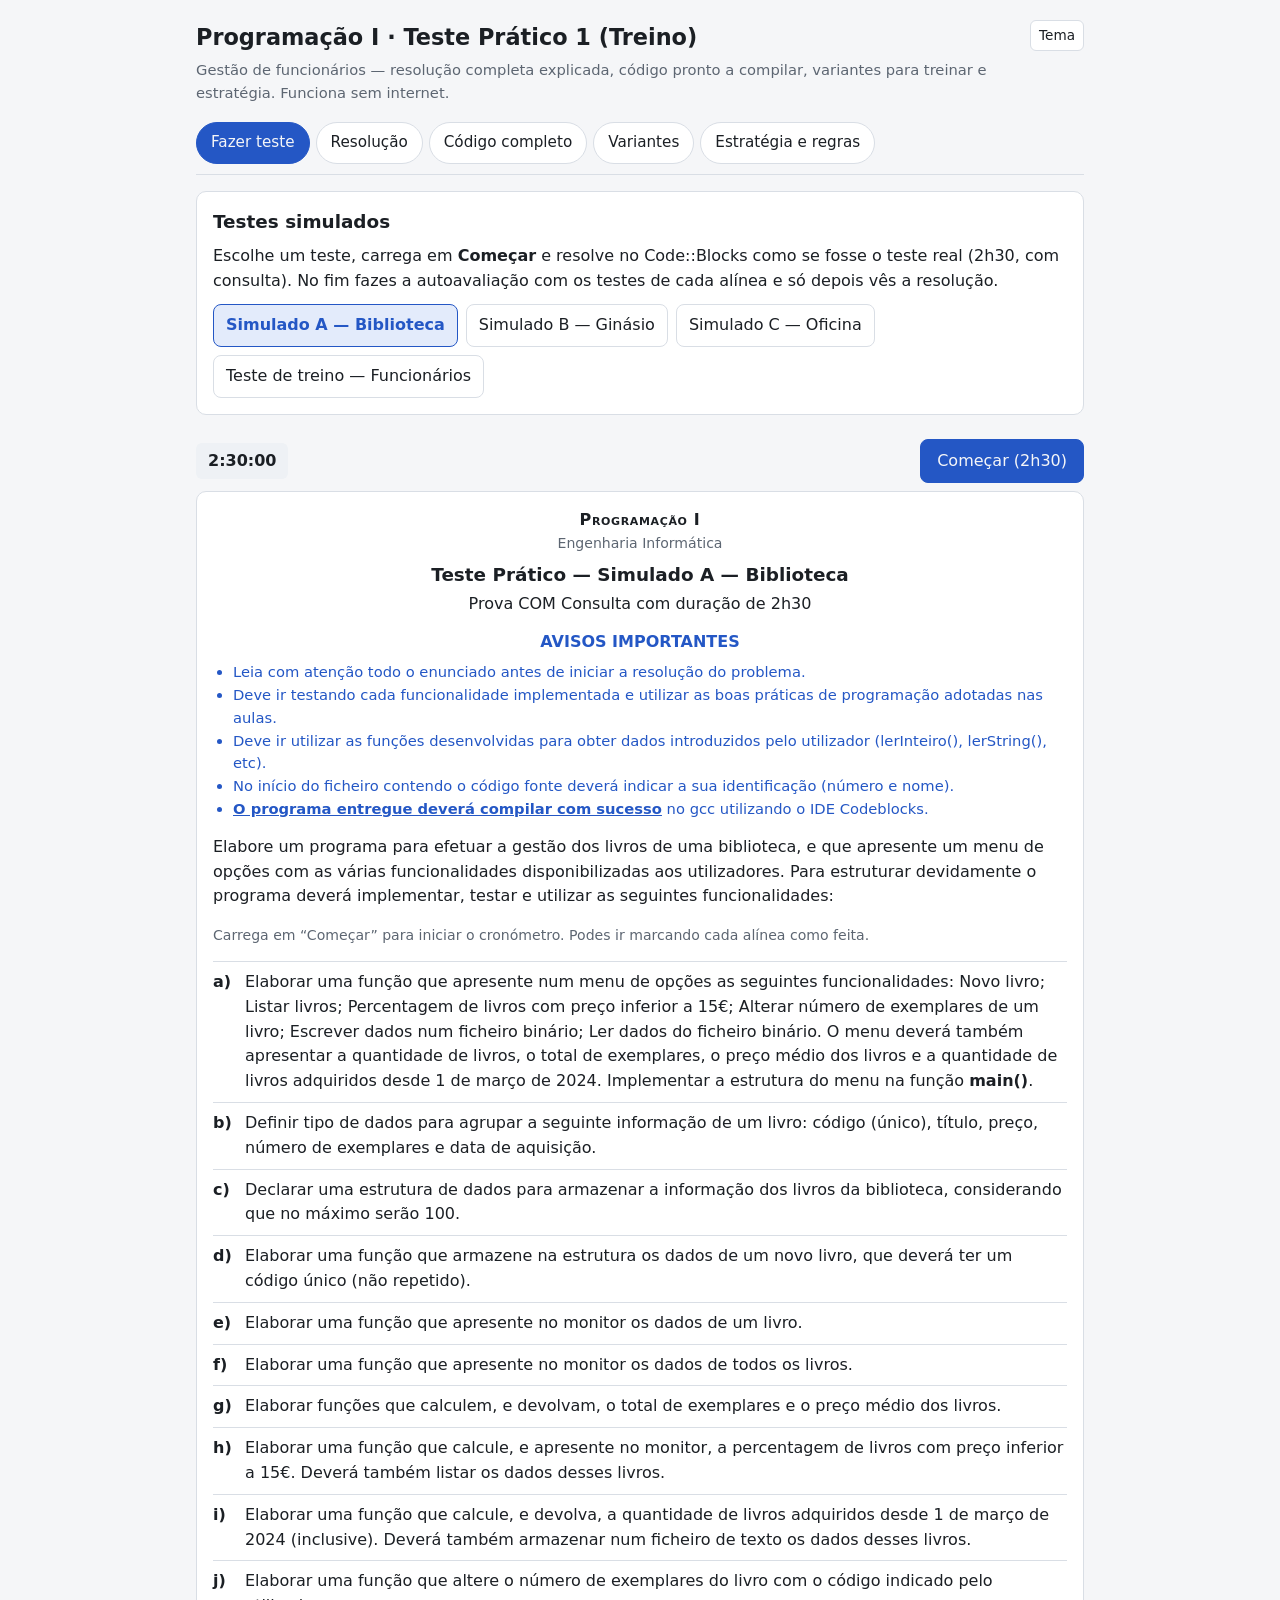
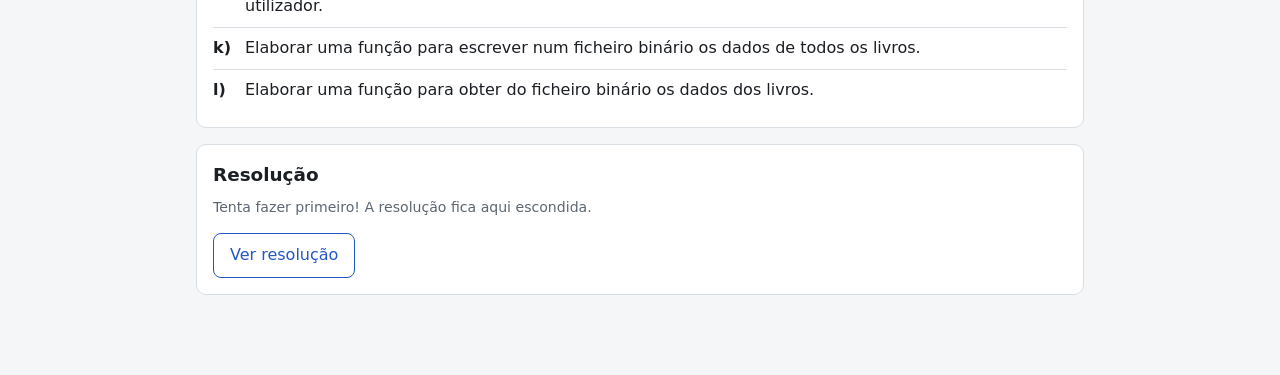
<file: prog1-teste-pratico/prog1-teste-pratico.html>
<!doctype html>
<html lang="pt">
<head>
<meta charset="utf-8">
<meta name="viewport" content="width=device-width, initial-scale=1">
<title>Prog I · Teste Prático</title>
<style>
:root{
  --bg:#f5f6f8; --surface:#ffffff; --surface2:#eef1f5; --text:#1b1f24; --muted:#5d6672;
  --border:#d9dee5; --accent:#2457c5; --accent-weak:#e3ebfb;
  --ok:#1d7a3e; --ok-bg:#e4f4ea; --bad:#b3261e; --bad-bg:#fbe8e6; --code-bg:#f2f4f7;
}
@media (prefers-color-scheme: dark){
  :root:not([data-theme="light"]){
    --bg:#121417; --surface:#1b1e23; --surface2:#23272e; --text:#e6e8eb; --muted:#9aa3ae;
    --border:#30353d; --accent:#7aa2ff; --accent-weak:#1f2a44;
    --ok:#5fd28a; --ok-bg:#16301f; --bad:#ff8a80; --bad-bg:#3a1a18; --code-bg:#15181c;
  }
}
:root[data-theme="dark"]{
  --bg:#121417; --surface:#1b1e23; --surface2:#23272e; --text:#e6e8eb; --muted:#9aa3ae;
  --border:#30353d; --accent:#7aa2ff; --accent-weak:#1f2a44;
  --ok:#5fd28a; --ok-bg:#16301f; --bad:#ff8a80; --bad-bg:#3a1a18; --code-bg:#15181c;
}
*{box-sizing:border-box}
html,body{margin:0}
body{background:var(--bg);color:var(--text);font:16px/1.55 system-ui,-apple-system,"Segoe UI",Roboto,sans-serif}
.wrap{max-width:920px;margin:0 auto;padding:0 16px 64px}
header{padding:20px 0 8px;display:flex;justify-content:space-between;align-items:flex-start;gap:12px}
header h1{margin:0;font-size:1.4rem}
header p{margin:4px 0 0;color:var(--muted);font-size:.92rem}
.theme button{font:inherit;font-size:.85rem;border:1px solid var(--border);background:var(--surface);color:var(--text);border-radius:6px;padding:4px 8px;cursor:pointer}
.tabs{position:sticky;top:0;z-index:5;background:var(--bg);display:flex;gap:6px;padding:10px 0;border-bottom:1px solid var(--border);overflow-x:auto}
.tabs button{flex:0 0 auto;border:1px solid var(--border);background:var(--surface);color:var(--text);padding:8px 14px;border-radius:999px;font:inherit;font-size:.95rem;cursor:pointer}
.tabs button.on{background:var(--accent);border-color:var(--accent);color:var(--bg)}
section.tab{display:none;padding-top:16px}
section.tab.on{display:block}
.card{background:var(--surface);border:1px solid var(--border);border-radius:10px;padding:16px;margin:0 0 16px}
.card h2{font-size:1.15rem;margin:0 0 8px}
.card h3{font-size:1rem;margin:14px 0 6px}
.qhead{display:flex;flex-wrap:wrap;align-items:center;gap:8px;margin-bottom:6px}
.qnum{font-weight:700}
.chip{font-size:.78rem;padding:2px 8px;border-radius:999px;background:var(--accent-weak);color:var(--accent)}
.enun{margin:4px 0 10px;color:var(--muted)}
pre{margin:0;font:13px/1.45 ui-monospace,SFMono-Regular,Menlo,Consolas,"Liberation Mono",monospace;white-space:pre;overflow-x:auto}
pre.code{background:var(--code-bg);border:1px solid var(--border);border-radius:8px;padding:12px;margin:10px 0}
code{font:.9em ui-monospace,SFMono-Regular,Menlo,Consolas,monospace;background:var(--surface2);padding:1px 4px;border-radius:4px}
.exp{padding:12px;border-radius:8px;background:var(--surface2);font-size:.95rem}
.exp strong:first-child{display:block;margin-bottom:4px}
.exp ul,.exp ol,.card ul,.card ol{margin:6px 0;padding-left:20px}
.note{font-size:.88rem;color:var(--muted)}
.btn{font:inherit;border:1px solid var(--accent);background:var(--accent);color:var(--bg);padding:9px 16px;border-radius:8px;cursor:pointer}
.btn.ghost{background:transparent;color:var(--accent)}
.row{display:flex;gap:8px;flex-wrap:wrap;align-items:center}
.hidden-sol .solbox{display:none}
.reveal{display:none}
.hidden-sol .reveal{display:inline-block}
.toc{columns:2;column-gap:24px;padding-left:20px;margin:0}
.toc a{color:var(--accent)}
@media (max-width:600px){.toc{columns:1}}
table{border-collapse:collapse;font-size:.92rem;width:100%}
th,td{text-align:left;padding:6px 8px;border:1px solid var(--border);vertical-align:top}
th{background:var(--surface2)}
.ok{color:var(--ok);font-weight:700}
.tablewrap{overflow-x:auto}
.pick{font:inherit;border:1px solid var(--border);background:var(--surface);color:var(--text);padding:8px 12px;border-radius:8px;cursor:pointer}
.pick.on{border-color:var(--accent);background:var(--accent-weak);color:var(--accent);font-weight:600}
.exam{text-align:center}
.exam .t1{font-variant:small-caps;font-weight:700;letter-spacing:.04em}
.exam .t2{font-size:1.15rem;font-weight:700;margin:6px 0 2px}
.avisos{color:var(--accent);font-size:.92rem;margin:8px 0 0;padding-left:18px}
.al{display:flex;gap:10px;align-items:flex-start;padding:8px 0;border-top:1px solid var(--border)}
.al:first-of-type{border-top:none}
.al .lt{font-weight:700;min-width:22px}
.al .tx{flex:1}
.al label{font-size:.85rem;color:var(--muted);white-space:nowrap;display:flex;gap:4px;align-items:center}
.al.done .tx{opacity:.6}
.bar{position:sticky;top:57px;z-index:4;display:flex;justify-content:space-between;align-items:center;gap:8px;flex-wrap:wrap;background:var(--bg);padding:8px 0}
.timer{font-variant-numeric:tabular-nums;font-weight:700;padding:6px 12px;border-radius:6px;background:var(--surface2)}
.timer.low{background:var(--bad-bg);color:var(--bad)}
.tests{margin:4px 0 0;padding-left:18px;font-size:.9rem;color:var(--muted)}
.big{font-size:1.8rem;font-weight:700}
.tip{border-left:4px solid var(--accent);background:var(--accent-weak);padding:8px 12px;border-radius:6px;margin:10px 0;font-size:.95rem}
.trap{border-left:4px solid var(--bad);background:var(--bad-bg);padding:8px 12px;border-radius:6px;margin:10px 0;font-size:.95rem}
</style>
</head>
<body>
<div class="wrap">
<header>
  <div>
    <h1>Programação I · Teste Prático 1 (Treino)</h1>
    <p>Gestão de funcionários — resolução completa explicada, código pronto a compilar, variantes para treinar e estratégia. Funciona sem internet.</p>
  </div>
  <div class="theme"><button id="themeBtn" type="button">Tema</button></div>
</header>

<nav class="tabs" id="tabs">
  <button data-tab="fazer">Fazer teste</button>
  <button data-tab="resolucao" class="on">Resolução</button>
  <button data-tab="codigo">Código completo</button>
  <button data-tab="variantes">Variantes</button>
  <button data-tab="estrategia">Estratégia e regras</button>
</nav>

<section class="tab" id="tab-fazer">
  <div class="card">
    <h2>Testes simulados</h2>
    <p style="margin:0 0 10px">Escolhe um teste, carrega em <b>Começar</b> e resolve no Code::Blocks como se fosse o teste real (2h30, com consulta). No fim fazes a autoavaliação com os testes de cada alínea e só depois vês a resolução.</p>
    <div class="row" id="simPick"></div>
  </div>
  <div id="simbox"></div>
</section>

<section class="tab on" id="tab-resolucao">
  <div class="card">
    <h2>Alíneas</h2>
    <ol class="toc" style="list-style:none;padding-left:0"><li><a href="#al-a">a) Menu de opções + estrutura do menu no main()</a></li><li><a href="#al-b">b) Tipo de dados do funcionário</a></li><li><a href="#al-c">c) Estrutura de dados para 50 funcionários</a></li><li><a href="#al-d">d) Novo funcionário com número único</a></li><li><a href="#al-e">e) Mostrar os dados de um funcionário</a></li><li><a href="#al-f">f) Mostrar todos os funcionários</a></li><li><a href="#al-g">g) Média dos vencimentos</a></li><li><a href="#al-h">h) Percentagem com vencimento superior a 1000€</a></li><li><a href="#al-i">i) Admitidos desde novembro de 2020 + ficheiro de texto</a></li><li><a href="#al-j">j) Alterar o vencimento de um funcionário</a></li><li><a href="#al-k">k) Escrever num ficheiro binário</a></li><li><a href="#al-l">l) Ler do ficheiro binário</a></li></ol>
    <p class="note" style="margin-bottom:0">Todo o código desta página foi compilado com <code>gcc -Wall -Wextra -pedantic -Wmissing-declarations -Wredundant-decls -Wfloat-equal -Wmain -Wshadow</code> (os avisos que o guia do Code::Blocks manda ativar) — <b>0 erros, 0 avisos</b> — e testado com dados.</p>
  </div>
  <article class="card" id="al-a">
<div class="qhead"><span class="qnum">Alínea a)</span><span class="chip">Menu de opções + estrutura do menu no main()</span></div>
<p class="enun">Elaborar uma função que apresente num menu de opções as funcionalidades (Novo funcionário; Listar; Percentagem com vencimento &gt; 1000€; Alterar vencimento; Escrever ficheiro binário; Ler ficheiro binário). O menu deverá também apresentar a quantidade de funcionários, a média dos vencimentos e a quantidade de admitidos desde novembro de 2020. Implementar a estrutura do menu na função <code>main()</code>.</p>
<div class="exp"><strong>Como resolver</strong><ul>
<li>A função <code>menu()</code> <b>só mostra e lê a opção</b>; os valores (quantidade, média, admitidos) chegam-lhe por parâmetro.</li>
<li>No <code>main()</code>, dentro do <code>do … while</code>, calculam-se a média (alínea g) e os admitidos (alínea i) <b>antes</b> de chamar o menu, para estarem sempre atualizados.</li>
<li><code>toupper()</code> (de <code>&lt;ctype.h&gt;</code>) aceita a opção em minúscula ou maiúscula; <code>limpaBufferStdin()</code> tira o Enter que ficou no buffer.</li>
<li>O <code>switch</code> usa letras; o ciclo termina com 'S'. Lembra-te do <code>break</code> em cada <code>case</code>.</li>
<li>Repara que <code>quantFunc = acrescentaFuncionario(...)</code> e <code>quantFunc = leFicheiroBinario(...)</code>: estas funções <b>devolvem</b> a nova quantidade.</li></ul></div>
<pre class="code">/* a) Estrutura do menu na funcao main() */
int main(void)
{
    tipoFuncionario funcionarios[MAX_FUNCIONARIOS];   /* c) estrutura de dados */
    int quantFunc = 0;
    int quantAdmitidos;
    float media;
    char opcao;

    do
    {
        media = mediaVencimentos(funcionarios, quantFunc);
        quantAdmitidos = admitidosDesdeNov2020(funcionarios, quantFunc);
        opcao = menu(quantFunc, media, quantAdmitidos);

        switch (opcao)
        {
        case &#x27;N&#x27;:
            quantFunc = acrescentaFuncionario(funcionarios, quantFunc);
            break;
        case &#x27;L&#x27;:
            mostraFuncionarios(funcionarios, quantFunc);
            break;
        case &#x27;P&#x27;:
            percentagemVencimentoSuperior(funcionarios, quantFunc);
            break;
        case &#x27;A&#x27;:
            alteraVencimento(funcionarios, quantFunc);
            break;
        case &#x27;E&#x27;:
            gravaFicheiroBinario(funcionarios, quantFunc);
            break;
        case &#x27;R&#x27;:
            quantFunc = leFicheiroBinario(funcionarios);
            break;
        case &#x27;S&#x27;:
            printf(&quot;\nFim do programa\n&quot;);
            break;
        default:
            printf(&quot;\nOpcao invalida\n&quot;);
        }
    }
    while (opcao != &#x27;S&#x27;);

    return 0;
}</pre><pre class="code">/* a) Menu de opcoes */
char menu(int quantFunc, float mediaVenc, int quantAdmitidos)
{
    char op;

    printf(&quot;\n\n************** Gestao de Funcionarios **************\n&quot;);
    printf(&quot; Funcionarios: %d\t Media dos vencimentos: %.2f euros\n&quot;, quantFunc, mediaVenc);
    printf(&quot; Admitidos desde novembro de 2020: %d\n&quot;, quantAdmitidos);
    printf(&quot;\n N - Novo funcionario&quot;);
    printf(&quot;\n L - Listar dados de funcionarios&quot;);
    printf(&quot;\n P - Percentagem de funcionarios com vencimento superior a 1000 euros&quot;);
    printf(&quot;\n A - Alterar vencimento de um funcionario&quot;);
    printf(&quot;\n E - Escrever dados num ficheiro binario&quot;);
    printf(&quot;\n R - Ler dados do ficheiro binario&quot;);
    printf(&quot;\n S - Sair&quot;);
    printf(&quot;\n\t Opcao --&gt; &quot;);

    op = getchar();
    op = toupper(op);
    if (op != &#x27;\n&#x27; &amp;&amp; op != EOF)
    {
        limpaBufferStdin();
    }
    return op;
}</pre>
</article>
<article class="card" id="al-b">
<div class="qhead"><span class="qnum">Alínea b)</span><span class="chip">Tipo de dados do funcionário</span></div>
<p class="enun">Definir tipo de dados para agrupar: número (único), nome, vencimento mensal e data de admissão.</p>
<div class="exp"><strong>Como resolver</strong><ul><li>A data é uma struct própria (<code>tipoData</code>), igual à da Ficha 6 — assim podes reutilizar o <code>lerData()</code>.</li>
<li>Vencimento é <code>float</code> (tem cêntimos). Nome é <code>char nome[MAX_NOME]</code>.</li>
<li>Usa <code>#define</code> para os limites: se o enunciado mudar o máximo, só mexes num sítio.</li></ul></div>
<pre class="code">#define MAX_FUNCIONARIOS 50
#define MAX_NOME 50
#define VENCIMENTO_REF 1000.0
#define FICH_BINARIO &quot;funcionarios.dat&quot;
#define FICH_TEXTO &quot;admitidos.txt&quot;

/* b) Tipos de dados */
typedef struct
{
    int dia;
    int mes;
    int ano;
} tipoData;

typedef struct
{
    int numero;
    char nome[MAX_NOME];
    float vencimento;
    tipoData dataAdmissao;
} tipoFuncionario;</pre>
</article>
<article class="card" id="al-c">
<div class="qhead"><span class="qnum">Alínea c)</span><span class="chip">Estrutura de dados para 50 funcionários</span></div>
<p class="enun">Declarar uma estrutura de dados para armazenar a informação dos funcionários da empresa (no máximo 50).</p>
<div class="exp"><strong>Como resolver</strong><p>Um <b>vetor</b> de <code>tipoFuncionario</code> com capacidade <code>MAX_FUNCIONARIOS</code> (50) + um <b>contador</b> <code>quantFunc</code> que começa a 0. Declaram-se dentro do <code>main()</code> (nada de variáveis globais).</p></div>
<pre class="code">tipoFuncionario funcionarios[MAX_FUNCIONARIOS];   /* c) estrutura de dados */
int quantFunc = 0;</pre>
</article>
<article class="card" id="al-d">
<div class="qhead"><span class="qnum">Alínea d)</span><span class="chip">Novo funcionário com número único</span></div>
<p class="enun">Elaborar uma função que armazene na estrutura os dados de um novo funcionário, que deverá ter um número único (não repetido).</p>
<div class="exp"><strong>Como resolver</strong><ol><li>Se o vetor está cheio (<code>quantFunc == MAX_FUNCIONARIOS</code>) avisa e não faz nada.</li>
<li>Lê os dados com <code>lerDadosFuncionario()</code> (usa <code>lerInteiro</code>, <code>lerString</code>, <code>lerFloat</code>, <code>lerData</code>).</li>
<li><code>procuraFuncionario()</code> devolve a posição ou <b>-1</b>. Só acrescenta se for -1.</li>
<li>Acrescenta na posição <code>quantFunc</code> e incrementa. <b>Devolve</b> a nova quantidade (passagem por valor!).</li></ol></div>
<pre class="code">/* Obtem os dados de um funcionario */
tipoFuncionario lerDadosFuncionario(void)
{
    tipoFuncionario func;

    printf(&quot;Numero do funcionario (1 a 9999): &quot;);
    func.numero = lerInteiro(1, 9999);

    printf(&quot;Nome: &quot;);
    lerString(func.nome, MAX_NOME);

    printf(&quot;Vencimento mensal (euros): &quot;);
    func.vencimento = lerFloat(0, 100000);

    printf(&quot;Data de admissao:&quot;);
    func.dataAdmissao = lerData();

    return func;
}</pre><pre class="code">/* Devolve a posicao do funcionario com esse numero, ou -1 se nao existir */
int procuraFuncionario(tipoFuncionario vetor[MAX_FUNCIONARIOS], int quantFunc, int numero)
{
    int i, pos = -1;

    for (i = 0; i &lt; quantFunc; i++)
    {
        if (vetor[i].numero == numero)
        {
            pos = i;
            i = quantFunc;      /* termina a pesquisa */
        }
    }
    return pos;
}</pre><pre class="code">/* d) Acrescenta um funcionario com numero unico; devolve a nova quantidade */
int acrescentaFuncionario(tipoFuncionario vetor[MAX_FUNCIONARIOS], int quantFunc)
{
    tipoFuncionario func;

    if (quantFunc == MAX_FUNCIONARIOS)
    {
        printf(&quot;\nImpossivel acrescentar: limite de %d funcionarios atingido\n&quot;, MAX_FUNCIONARIOS);
    }
    else
    {
        func = lerDadosFuncionario();
        if (procuraFuncionario(vetor, quantFunc, func.numero) != -1)
        {
            printf(&quot;\nJa existe um funcionario com o numero %d - nao foi acrescentado\n&quot;, func.numero);
        }
        else
        {
            vetor[quantFunc] = func;
            quantFunc++;
        }
    }
    return quantFunc;
}</pre>
</article>
<article class="card" id="al-e">
<div class="qhead"><span class="qnum">Alínea e)</span><span class="chip">Mostrar os dados de um funcionário</span></div>
<p class="enun">Elaborar uma função que apresente no monitor os dados de um funcionário.</p>
<div class="exp"><strong>Como resolver</strong><p>Recebe <b>um</b> funcionário (por valor, só lê). <code>%-25s</code> alinha o nome à esquerda em 25 colunas; <code>%02d</code> mostra 03 em vez de 3 nas datas; <code>%.2f</code> dá 2 casas decimais.</p></div>
<pre class="code">/* e) Mostra os dados de um funcionario */
void mostraFuncionario(tipoFuncionario func)
{
    printf(&quot;\n %4d  %-25s %10.2f   %02d/%02d/%04d&quot;, func.numero, func.nome, func.vencimento,
           func.dataAdmissao.dia, func.dataAdmissao.mes, func.dataAdmissao.ano);
}</pre>
</article>
<article class="card" id="al-f">
<div class="qhead"><span class="qnum">Alínea f)</span><span class="chip">Mostrar todos os funcionários</span></div>
<p class="enun">Elaborar uma função que apresente no monitor os dados de todos os funcionários.</p>
<div class="exp"><strong>Como resolver</strong><p>Ciclo de 0 até <code>quantFunc</code> (não até 50!) chamando a função da alínea e). Trata o caso de não haver funcionários.</p></div>
<pre class="code">/* f) Mostra os dados de todos os funcionarios */
void mostraFuncionarios(tipoFuncionario vetor[MAX_FUNCIONARIOS], int quantFunc)
{
    int i;

    if (quantFunc == 0)
    {
        printf(&quot;\nNao existem funcionarios registados\n&quot;);
    }
    else
    {
        printf(&quot;\n Num.  Nome                      Vencimento   Admissao&quot;);
        for (i = 0; i &lt; quantFunc; i++)
        {
            mostraFuncionario(vetor[i]);
        }
        printf(&quot;\n&quot;);
    }
}</pre>
</article>
<article class="card" id="al-g">
<div class="qhead"><span class="qnum">Alínea g)</span><span class="chip">Média dos vencimentos</span></div>
<p class="enun">Elaborar uma função que calcule, e devolva, a média dos vencimentos mensais dos funcionários.</p>
<div class="exp"><strong>Como resolver</strong><p>Soma tudo e divide por <code>quantFunc</code>, mas <b>só se quantFunc &gt; 0</b> (divisão por zero!). Devolve <code>float</code>; quem mostra é o menu.</p></div>
<pre class="code">/* g) Calcula e devolve a media dos vencimentos mensais */
float mediaVencimentos(tipoFuncionario vetor[MAX_FUNCIONARIOS], int quantFunc)
{
    int i;
    float soma = 0, media = 0;

    for (i = 0; i &lt; quantFunc; i++)
    {
        soma += vetor[i].vencimento;
    }
    if (quantFunc &gt; 0)
    {
        media = soma / quantFunc;
    }
    return media;
}</pre>
</article>
<article class="card" id="al-h">
<div class="qhead"><span class="qnum">Alínea h)</span><span class="chip">Percentagem com vencimento superior a 1000€</span></div>
<p class="enun">Elaborar uma função que calcule, e apresente no monitor, a percentagem de funcionários com vencimento mensal superior a 1000€. Deverá também listar os dados desses funcionários.</p>
<div class="exp"><strong>Como resolver</strong><ul><li>“Calcule e <b>apresente</b>” → a função é <code>void</code> e faz o <code>printf</code>.</li>
<li>No mesmo ciclo conta e lista (reutiliza <code>mostraFuncionario</code>).</li>
<li><code>(float) conta * 100 / quantFunc</code>: o cast evita a divisão inteira (1*100/3 daria 33 em vez de 33.33).</li>
<li>“Superior” é <code>&gt;</code> (1000€ exatos não contam). <code>%%</code> no printf mostra o símbolo %.</li></ul></div>
<pre class="code">/* h) Calcula e apresenta a percentagem de funcionarios com vencimento &gt; 1000 euros
      e lista os dados desses funcionarios */
void percentagemVencimentoSuperior(tipoFuncionario vetor[MAX_FUNCIONARIOS], int quantFunc)
{
    int i, conta = 0;
    float percentagem;

    if (quantFunc == 0)
    {
        printf(&quot;\nNao existem funcionarios registados\n&quot;);
    }
    else
    {
        printf(&quot;\n Num.  Nome                      Vencimento   Admissao&quot;);
        for (i = 0; i &lt; quantFunc; i++)
        {
            if (vetor[i].vencimento &gt; VENCIMENTO_REF)
            {
                mostraFuncionario(vetor[i]);
                conta++;
            }
        }
        percentagem = (float) conta * 100 / quantFunc;
        printf(&quot;\n\nFuncionarios com vencimento superior a 1000 euros: %d (%.2f%%)\n&quot;, conta, percentagem);
    }
}</pre>
</article>
<article class="card" id="al-i">
<div class="qhead"><span class="qnum">Alínea i)</span><span class="chip">Admitidos desde novembro de 2020 + ficheiro de texto</span></div>
<p class="enun">Elaborar uma função que calcule, e devolva, a quantidade de funcionários admitidos desde novembro de 2020 (inclusive). Deverá também armazenar num ficheiro de texto os dados desses funcionários.</p>
<div class="exp"><strong>Como resolver</strong><ul><li>Condição de data: <code>ano &gt; 2020</code> <b>ou</b> (<code>ano == 2020</code> <b>e</b> <code>mes &gt;= 11</code>). “Inclusive” → <code>&gt;= 11</code>.</li>
<li>Ficheiro de texto: <code>fopen(..., "w")</code>, <code>fprintf</code> em vez de <code>printf</code>, <code>fclose</code>.</li>
<li>Mesmo que o ficheiro não abra, a função continua a contar (o menu precisa do valor).</li>
<li>Como o menu chama esta função a cada volta, o ficheiro fica sempre atualizado.</li></ul></div>
<pre class="code">/* i) Calcula e devolve a quantidade de funcionarios admitidos desde novembro de 2020
      (inclusive) e guarda os dados desses funcionarios num ficheiro de texto */
int admitidosDesdeNov2020(tipoFuncionario vetor[MAX_FUNCIONARIOS], int quantFunc)
{
    FILE *ficheiro;
    int i, conta = 0;
    tipoData d;

    ficheiro = fopen(FICH_TEXTO, &quot;w&quot;);
    if (ficheiro == NULL)
    {
        printf(&quot;\nErro ao abrir o ficheiro %s\n&quot;, FICH_TEXTO);
    }
    else
    {
        fprintf(ficheiro, &quot;Funcionarios admitidos desde novembro de 2020\n&quot;);
        fprintf(ficheiro, &quot;Numero\tNome\tVencimento\tData de admissao\n&quot;);
    }

    for (i = 0; i &lt; quantFunc; i++)
    {
        d = vetor[i].dataAdmissao;
        if (d.ano &gt; 2020 || (d.ano == 2020 &amp;&amp; d.mes &gt;= 11))
        {
            conta++;
            if (ficheiro != NULL)
            {
                fprintf(ficheiro, &quot;%d\t%s\t%.2f\t%02d/%02d/%04d\n&quot;, vetor[i].numero, vetor[i].nome,
                        vetor[i].vencimento, d.dia, d.mes, d.ano);
            }
        }
    }

    if (ficheiro != NULL)
    {
        fprintf(ficheiro, &quot;Total: %d\n&quot;, conta);
        fclose(ficheiro);
    }
    return conta;
}</pre>
</article>
<article class="card" id="al-j">
<div class="qhead"><span class="qnum">Alínea j)</span><span class="chip">Alterar o vencimento de um funcionário</span></div>
<p class="enun">Elaborar uma função que altere o vencimento do funcionário com o número indicado pelo utilizador.</p>
<div class="exp"><strong>Como resolver</strong><p>Pede o número, usa <code>procuraFuncionario()</code> (a mesma da alínea d) e, se existir, altera <code>vetor[pos].vencimento</code>. Como o vetor é passado por referência, a alteração fica no <code>main()</code> sem precisar de return.</p></div>
<pre class="code">/* j) Altera o vencimento do funcionario com o numero indicado pelo utilizador */
void alteraVencimento(tipoFuncionario vetor[MAX_FUNCIONARIOS], int quantFunc)
{
    int numero, pos;

    if (quantFunc == 0)
    {
        printf(&quot;\nNao existem funcionarios registados\n&quot;);
    }
    else
    {
        printf(&quot;Numero do funcionario: &quot;);
        numero = lerInteiro(1, 9999);
        pos = procuraFuncionario(vetor, quantFunc, numero);
        if (pos == -1)
        {
            printf(&quot;\nNao existe nenhum funcionario com o numero %d\n&quot;, numero);
        }
        else
        {
            printf(&quot;Vencimento atual: %.2f euros\n&quot;, vetor[pos].vencimento);
            printf(&quot;Novo vencimento (euros): &quot;);
            vetor[pos].vencimento = lerFloat(0, 100000);
        }
    }
}</pre>
</article>
<article class="card" id="al-k">
<div class="qhead"><span class="qnum">Alínea k)</span><span class="chip">Escrever num ficheiro binário</span></div>
<p class="enun">Elaborar uma função para escrever num ficheiro binário os dados de todos os funcionários.</p>
<div class="exp"><strong>Como resolver</strong><p>Igual à Ficha 6: <code>"wb"</code> → <code>fwrite(&amp;quantFunc, sizeof(int), 1, f)</code> → <code>fwrite(vetor, sizeof(tipoFuncionario), quantFunc, f)</code> → <code>fclose</code>. O valor devolvido pelo <code>fwrite</code> é a quantidade escrita: serve para detetar erros.</p></div>
<pre class="code">/* k) Escreve num ficheiro binario os dados de todos os funcionarios */
void gravaFicheiroBinario(tipoFuncionario vetor[MAX_FUNCIONARIOS], int quantFunc)
{
    FILE *ficheiro;
    int quant;

    ficheiro = fopen(FICH_BINARIO, &quot;wb&quot;);
    if (ficheiro == NULL)
    {
        printf(&quot;\nErro ao abrir o ficheiro %s\n&quot;, FICH_BINARIO);
    }
    else
    {
        quant = fwrite(&amp;quantFunc, sizeof(int), 1, ficheiro);
        if (quant != 1)
        {
            printf(&quot;\nErro ao escrever no ficheiro\n&quot;);
        }
        else
        {
            quant = fwrite(vetor, sizeof(tipoFuncionario), quantFunc, ficheiro);
            if (quant != quantFunc)
            {
                printf(&quot;\nErro ao escrever no ficheiro (%d de %d)\n&quot;, quant, quantFunc);
            }
            else
            {
                printf(&quot;\nDados de %d funcionarios gravados em %s\n&quot;, quantFunc, FICH_BINARIO);
            }
        }
        fclose(ficheiro);
    }
}</pre>
</article>
<article class="card" id="al-l">
<div class="qhead"><span class="qnum">Alínea l)</span><span class="chip">Ler do ficheiro binário</span></div>
<p class="enun">Elaborar uma função para obter do ficheiro binário os dados dos funcionários.</p>
<div class="exp"><strong>Como resolver</strong><p><code>"rb"</code>, lê primeiro a quantidade e depois o vetor (mesma ordem da escrita). Devolve a quantidade lida (0 se houver erro). Verificar também se a quantidade lida cabe no vetor (≤ 50) evita estragar a memória com um ficheiro corrompido.</p></div>
<pre class="code">/* l) Obtem do ficheiro binario os dados dos funcionarios; devolve a quantidade lida */
int leFicheiroBinario(tipoFuncionario vetor[MAX_FUNCIONARIOS])
{
    FILE *ficheiro;
    int quantFunc = 0, quant;

    ficheiro = fopen(FICH_BINARIO, &quot;rb&quot;);
    if (ficheiro == NULL)
    {
        printf(&quot;\nErro ao abrir o ficheiro %s\n&quot;, FICH_BINARIO);
    }
    else
    {
        quant = fread(&amp;quantFunc, sizeof(int), 1, ficheiro);
        if (quant != 1 || quantFunc &lt; 0 || quantFunc &gt; MAX_FUNCIONARIOS)
        {
            printf(&quot;\nErro ao ler do ficheiro\n&quot;);
            quantFunc = 0;
        }
        else
        {
            quant = fread(vetor, sizeof(tipoFuncionario), quantFunc, ficheiro);
            if (quant != quantFunc)
            {
                printf(&quot;\nErro ao ler do ficheiro (%d de %d)\n&quot;, quant, quantFunc);
                quantFunc = 0;
            }
            else
            {
                printf(&quot;\nDados de %d funcionarios lidos de %s\n&quot;, quantFunc, FICH_BINARIO);
            }
        }
        fclose(ficheiro);
    }
    return quantFunc;
}</pre>
</article>
</section>

<section class="tab" id="tab-codigo">
  <div class="card">
    <h2>main.c completo</h2>
    <p class="note">Copia para o Code::Blocks (projeto “Console application” em C) ou descarrega o ficheiro. Não te esqueças de pôr o teu número e nome no topo.</p>
    <div class="row">
      <button class="btn" id="copyBtn" type="button">Copiar código</button>
      <button class="btn ghost" id="dlBtn" type="button">Descarregar main.c</button>
      <span class="note" id="copyMsg"></span>
    </div>
    <pre class="code" id="fullcode">/*
 * Programacao I - Teste Pratico 1 (Treino)
 * Gestao dos funcionarios de uma empresa
 *
 * Numero: ________     Nome: ______________________________
 */

#include &lt;stdio.h&gt;
#include &lt;string.h&gt;
#include &lt;ctype.h&gt;

#define MAX_FUNCIONARIOS 50
#define MAX_NOME 50
#define VENCIMENTO_REF 1000.0
#define FICH_BINARIO &quot;funcionarios.dat&quot;
#define FICH_TEXTO &quot;admitidos.txt&quot;

/* b) Tipos de dados */
typedef struct
{
    int dia;
    int mes;
    int ano;
} tipoData;

typedef struct
{
    int numero;
    char nome[MAX_NOME];
    float vencimento;
    tipoData dataAdmissao;
} tipoFuncionario;

/* Prototipos */
char menu(int quantFunc, float mediaVenc, int quantAdmitidos);
tipoFuncionario lerDadosFuncionario(void);
int procuraFuncionario(tipoFuncionario vetor[MAX_FUNCIONARIOS], int quantFunc, int numero);
int acrescentaFuncionario(tipoFuncionario vetor[MAX_FUNCIONARIOS], int quantFunc);
void mostraFuncionario(tipoFuncionario func);
void mostraFuncionarios(tipoFuncionario vetor[MAX_FUNCIONARIOS], int quantFunc);
float mediaVencimentos(tipoFuncionario vetor[MAX_FUNCIONARIOS], int quantFunc);
void percentagemVencimentoSuperior(tipoFuncionario vetor[MAX_FUNCIONARIOS], int quantFunc);
int admitidosDesdeNov2020(tipoFuncionario vetor[MAX_FUNCIONARIOS], int quantFunc);
void alteraVencimento(tipoFuncionario vetor[MAX_FUNCIONARIOS], int quantFunc);
void gravaFicheiroBinario(tipoFuncionario vetor[MAX_FUNCIONARIOS], int quantFunc);
int leFicheiroBinario(tipoFuncionario vetor[MAX_FUNCIONARIOS]);

/* Funcoes para leitura de dados (disponibilizadas nas aulas) */
void limpaBufferStdin(void);
int lerInteiro(int min, int max);
float lerFloat(float min, float max);
void lerString(char vetor[], int max);
tipoData lerData(void);

/* a) Estrutura do menu na funcao main() */
int main(void)
{
    tipoFuncionario funcionarios[MAX_FUNCIONARIOS];   /* c) estrutura de dados */
    int quantFunc = 0;
    int quantAdmitidos;
    float media;
    char opcao;

    do
    {
        media = mediaVencimentos(funcionarios, quantFunc);
        quantAdmitidos = admitidosDesdeNov2020(funcionarios, quantFunc);
        opcao = menu(quantFunc, media, quantAdmitidos);

        switch (opcao)
        {
        case &#x27;N&#x27;:
            quantFunc = acrescentaFuncionario(funcionarios, quantFunc);
            break;
        case &#x27;L&#x27;:
            mostraFuncionarios(funcionarios, quantFunc);
            break;
        case &#x27;P&#x27;:
            percentagemVencimentoSuperior(funcionarios, quantFunc);
            break;
        case &#x27;A&#x27;:
            alteraVencimento(funcionarios, quantFunc);
            break;
        case &#x27;E&#x27;:
            gravaFicheiroBinario(funcionarios, quantFunc);
            break;
        case &#x27;R&#x27;:
            quantFunc = leFicheiroBinario(funcionarios);
            break;
        case &#x27;S&#x27;:
            printf(&quot;\nFim do programa\n&quot;);
            break;
        default:
            printf(&quot;\nOpcao invalida\n&quot;);
        }
    }
    while (opcao != &#x27;S&#x27;);

    return 0;
}

/* a) Menu de opcoes */
char menu(int quantFunc, float mediaVenc, int quantAdmitidos)
{
    char op;

    printf(&quot;\n\n************** Gestao de Funcionarios **************\n&quot;);
    printf(&quot; Funcionarios: %d\t Media dos vencimentos: %.2f euros\n&quot;, quantFunc, mediaVenc);
    printf(&quot; Admitidos desde novembro de 2020: %d\n&quot;, quantAdmitidos);
    printf(&quot;\n N - Novo funcionario&quot;);
    printf(&quot;\n L - Listar dados de funcionarios&quot;);
    printf(&quot;\n P - Percentagem de funcionarios com vencimento superior a 1000 euros&quot;);
    printf(&quot;\n A - Alterar vencimento de um funcionario&quot;);
    printf(&quot;\n E - Escrever dados num ficheiro binario&quot;);
    printf(&quot;\n R - Ler dados do ficheiro binario&quot;);
    printf(&quot;\n S - Sair&quot;);
    printf(&quot;\n\t Opcao --&gt; &quot;);

    op = getchar();
    op = toupper(op);
    if (op != &#x27;\n&#x27; &amp;&amp; op != EOF)
    {
        limpaBufferStdin();
    }
    return op;
}

/* Obtem os dados de um funcionario */
tipoFuncionario lerDadosFuncionario(void)
{
    tipoFuncionario func;

    printf(&quot;Numero do funcionario (1 a 9999): &quot;);
    func.numero = lerInteiro(1, 9999);

    printf(&quot;Nome: &quot;);
    lerString(func.nome, MAX_NOME);

    printf(&quot;Vencimento mensal (euros): &quot;);
    func.vencimento = lerFloat(0, 100000);

    printf(&quot;Data de admissao:&quot;);
    func.dataAdmissao = lerData();

    return func;
}

/* Devolve a posicao do funcionario com esse numero, ou -1 se nao existir */
int procuraFuncionario(tipoFuncionario vetor[MAX_FUNCIONARIOS], int quantFunc, int numero)
{
    int i, pos = -1;

    for (i = 0; i &lt; quantFunc; i++)
    {
        if (vetor[i].numero == numero)
        {
            pos = i;
            i = quantFunc;      /* termina a pesquisa */
        }
    }
    return pos;
}

/* d) Acrescenta um funcionario com numero unico; devolve a nova quantidade */
int acrescentaFuncionario(tipoFuncionario vetor[MAX_FUNCIONARIOS], int quantFunc)
{
    tipoFuncionario func;

    if (quantFunc == MAX_FUNCIONARIOS)
    {
        printf(&quot;\nImpossivel acrescentar: limite de %d funcionarios atingido\n&quot;, MAX_FUNCIONARIOS);
    }
    else
    {
        func = lerDadosFuncionario();
        if (procuraFuncionario(vetor, quantFunc, func.numero) != -1)
        {
            printf(&quot;\nJa existe um funcionario com o numero %d - nao foi acrescentado\n&quot;, func.numero);
        }
        else
        {
            vetor[quantFunc] = func;
            quantFunc++;
        }
    }
    return quantFunc;
}

/* e) Mostra os dados de um funcionario */
void mostraFuncionario(tipoFuncionario func)
{
    printf(&quot;\n %4d  %-25s %10.2f   %02d/%02d/%04d&quot;, func.numero, func.nome, func.vencimento,
           func.dataAdmissao.dia, func.dataAdmissao.mes, func.dataAdmissao.ano);
}

/* f) Mostra os dados de todos os funcionarios */
void mostraFuncionarios(tipoFuncionario vetor[MAX_FUNCIONARIOS], int quantFunc)
{
    int i;

    if (quantFunc == 0)
    {
        printf(&quot;\nNao existem funcionarios registados\n&quot;);
    }
    else
    {
        printf(&quot;\n Num.  Nome                      Vencimento   Admissao&quot;);
        for (i = 0; i &lt; quantFunc; i++)
        {
            mostraFuncionario(vetor[i]);
        }
        printf(&quot;\n&quot;);
    }
}

/* g) Calcula e devolve a media dos vencimentos mensais */
float mediaVencimentos(tipoFuncionario vetor[MAX_FUNCIONARIOS], int quantFunc)
{
    int i;
    float soma = 0, media = 0;

    for (i = 0; i &lt; quantFunc; i++)
    {
        soma += vetor[i].vencimento;
    }
    if (quantFunc &gt; 0)
    {
        media = soma / quantFunc;
    }
    return media;
}

/* h) Calcula e apresenta a percentagem de funcionarios com vencimento &gt; 1000 euros
      e lista os dados desses funcionarios */
void percentagemVencimentoSuperior(tipoFuncionario vetor[MAX_FUNCIONARIOS], int quantFunc)
{
    int i, conta = 0;
    float percentagem;

    if (quantFunc == 0)
    {
        printf(&quot;\nNao existem funcionarios registados\n&quot;);
    }
    else
    {
        printf(&quot;\n Num.  Nome                      Vencimento   Admissao&quot;);
        for (i = 0; i &lt; quantFunc; i++)
        {
            if (vetor[i].vencimento &gt; VENCIMENTO_REF)
            {
                mostraFuncionario(vetor[i]);
                conta++;
            }
        }
        percentagem = (float) conta * 100 / quantFunc;
        printf(&quot;\n\nFuncionarios com vencimento superior a 1000 euros: %d (%.2f%%)\n&quot;, conta, percentagem);
    }
}

/* i) Calcula e devolve a quantidade de funcionarios admitidos desde novembro de 2020
      (inclusive) e guarda os dados desses funcionarios num ficheiro de texto */
int admitidosDesdeNov2020(tipoFuncionario vetor[MAX_FUNCIONARIOS], int quantFunc)
{
    FILE *ficheiro;
    int i, conta = 0;
    tipoData d;

    ficheiro = fopen(FICH_TEXTO, &quot;w&quot;);
    if (ficheiro == NULL)
    {
        printf(&quot;\nErro ao abrir o ficheiro %s\n&quot;, FICH_TEXTO);
    }
    else
    {
        fprintf(ficheiro, &quot;Funcionarios admitidos desde novembro de 2020\n&quot;);
        fprintf(ficheiro, &quot;Numero\tNome\tVencimento\tData de admissao\n&quot;);
    }

    for (i = 0; i &lt; quantFunc; i++)
    {
        d = vetor[i].dataAdmissao;
        if (d.ano &gt; 2020 || (d.ano == 2020 &amp;&amp; d.mes &gt;= 11))
        {
            conta++;
            if (ficheiro != NULL)
            {
                fprintf(ficheiro, &quot;%d\t%s\t%.2f\t%02d/%02d/%04d\n&quot;, vetor[i].numero, vetor[i].nome,
                        vetor[i].vencimento, d.dia, d.mes, d.ano);
            }
        }
    }

    if (ficheiro != NULL)
    {
        fprintf(ficheiro, &quot;Total: %d\n&quot;, conta);
        fclose(ficheiro);
    }
    return conta;
}

/* j) Altera o vencimento do funcionario com o numero indicado pelo utilizador */
void alteraVencimento(tipoFuncionario vetor[MAX_FUNCIONARIOS], int quantFunc)
{
    int numero, pos;

    if (quantFunc == 0)
    {
        printf(&quot;\nNao existem funcionarios registados\n&quot;);
    }
    else
    {
        printf(&quot;Numero do funcionario: &quot;);
        numero = lerInteiro(1, 9999);
        pos = procuraFuncionario(vetor, quantFunc, numero);
        if (pos == -1)
        {
            printf(&quot;\nNao existe nenhum funcionario com o numero %d\n&quot;, numero);
        }
        else
        {
            printf(&quot;Vencimento atual: %.2f euros\n&quot;, vetor[pos].vencimento);
            printf(&quot;Novo vencimento (euros): &quot;);
            vetor[pos].vencimento = lerFloat(0, 100000);
        }
    }
}

/* k) Escreve num ficheiro binario os dados de todos os funcionarios */
void gravaFicheiroBinario(tipoFuncionario vetor[MAX_FUNCIONARIOS], int quantFunc)
{
    FILE *ficheiro;
    int quant;

    ficheiro = fopen(FICH_BINARIO, &quot;wb&quot;);
    if (ficheiro == NULL)
    {
        printf(&quot;\nErro ao abrir o ficheiro %s\n&quot;, FICH_BINARIO);
    }
    else
    {
        quant = fwrite(&amp;quantFunc, sizeof(int), 1, ficheiro);
        if (quant != 1)
        {
            printf(&quot;\nErro ao escrever no ficheiro\n&quot;);
        }
        else
        {
            quant = fwrite(vetor, sizeof(tipoFuncionario), quantFunc, ficheiro);
            if (quant != quantFunc)
            {
                printf(&quot;\nErro ao escrever no ficheiro (%d de %d)\n&quot;, quant, quantFunc);
            }
            else
            {
                printf(&quot;\nDados de %d funcionarios gravados em %s\n&quot;, quantFunc, FICH_BINARIO);
            }
        }
        fclose(ficheiro);
    }
}

/* l) Obtem do ficheiro binario os dados dos funcionarios; devolve a quantidade lida */
int leFicheiroBinario(tipoFuncionario vetor[MAX_FUNCIONARIOS])
{
    FILE *ficheiro;
    int quantFunc = 0, quant;

    ficheiro = fopen(FICH_BINARIO, &quot;rb&quot;);
    if (ficheiro == NULL)
    {
        printf(&quot;\nErro ao abrir o ficheiro %s\n&quot;, FICH_BINARIO);
    }
    else
    {
        quant = fread(&amp;quantFunc, sizeof(int), 1, ficheiro);
        if (quant != 1 || quantFunc &lt; 0 || quantFunc &gt; MAX_FUNCIONARIOS)
        {
            printf(&quot;\nErro ao ler do ficheiro\n&quot;);
            quantFunc = 0;
        }
        else
        {
            quant = fread(vetor, sizeof(tipoFuncionario), quantFunc, ficheiro);
            if (quant != quantFunc)
            {
                printf(&quot;\nErro ao ler do ficheiro (%d de %d)\n&quot;, quant, quantFunc);
                quantFunc = 0;
            }
            else
            {
                printf(&quot;\nDados de %d funcionarios lidos de %s\n&quot;, quantFunc, FICH_BINARIO);
            }
        }
        fclose(ficheiro);
    }
    return quantFunc;
}

/************ Funcoes para leitura de dados ************/

void limpaBufferStdin(void)
{
    int lixo;

    do
    {
        lixo = getchar();
    }
    while (lixo != &#x27;\n&#x27; &amp;&amp; lixo != EOF);
}

int lerInteiro(int min, int max)
{
    int numero = 0, controlo;

    do
    {
        controlo = scanf(&quot;%d&quot;, &amp;numero);
        limpaBufferStdin();
    }
    while (numero &lt; min || numero &gt; max || controlo == 0);

    return numero;
}

float lerFloat(float min, float max)
{
    float numero = 0;
    int controlo;

    do
    {
        controlo = scanf(&quot;%f&quot;, &amp;numero);
        limpaBufferStdin();
    }
    while (numero &lt; min || numero &gt; max || controlo == 0);

    return numero;
}

void lerString(char vetor[], int max)
{
    int tamanhoString;

    do
    {
        fgets(vetor, max, stdin);
        tamanhoString = strlen(vetor);
    }
    while (tamanhoString == 1);    /* repete se so foi introduzido o \n */

    if (vetor[tamanhoString - 1] != &#x27;\n&#x27;)
    {
        limpaBufferStdin();
    }
    else
    {
        vetor[tamanhoString - 1] = &#x27;\0&#x27;;
    }
}

tipoData lerData(void)
{
    tipoData data;
    int maxDiaMes;

    printf(&quot;\n Ano (%d a %d): &quot;, 1950, 2026);
    data.ano = lerInteiro(1950, 2026);

    printf(&quot; Mes (%d a %d): &quot;, 1, 12);
    data.mes = lerInteiro(1, 12);

    switch (data.mes)
    {
    case 2:
        if ((data.ano % 400 == 0) || (data.ano % 4 == 0 &amp;&amp; data.ano % 100 != 0))
        {
            maxDiaMes = 29;
        }
        else
        {
            maxDiaMes = 28;
        }
        break;
    case 4:
    case 6:
    case 9:
    case 11:
        maxDiaMes = 30;
        break;
    default:
        maxDiaMes = 31;
    }
    printf(&quot; Dia (%d a %d): &quot;, 1, maxDiaMes);
    data.dia = lerInteiro(1, maxDiaMes);

    return data;
}
</pre>
  </div>
</section>

<section class="tab" id="tab-variantes">
  <div class="card">
    <h2>Variantes para treinar</h2>
    <p style="margin:0">No teste real a empresa/entidade e as condições podem mudar. Estas são as variações mais prováveis, no estilo das fichas. Tenta fazer cada uma no Code::Blocks antes de abrir a solução. Todas foram compiladas e testadas juntamente com o <code>main.c</code>.</p>
  </div>
  <article class="card hidden-sol" id="var-1">
<div class="qhead"><span class="qnum">Variante 1</span><span class="chip">Comparar duas datas</span></div>
<p class="enun">Elabore uma função que compare duas datas e devolva -1 se a primeira for anterior, 0 se forem iguais e 1 se for posterior.</p>
<p class="note">Tenta escrever primeiro no Code::Blocks. Dica: Compara primeiro o ano, depois o mês, depois o dia. Serve para qualquer condição “desde/antes de uma data”.</p>
<button class="btn ghost reveal" type="button">Ver solução</button>
<div class="solbox"><pre class="code">/* Devolve -1 se d1 for anterior a d2, 0 se forem iguais, 1 se d1 for posterior */
int comparaDatas(tipoData d1, tipoData d2)
{
    int resultado = 0;

    if (d1.ano != d2.ano)
    {
        resultado = (d1.ano &lt; d2.ano) ? -1 : 1;
    }
    else if (d1.mes != d2.mes)
    {
        resultado = (d1.mes &lt; d2.mes) ? -1 : 1;
    }
    else if (d1.dia != d2.dia)
    {
        resultado = (d1.dia &lt; d2.dia) ? -1 : 1;
    }
    return resultado;
}</pre></div>
</article>
<article class="card hidden-sol" id="var-2">
<div class="qhead"><span class="qnum">Variante 2</span><span class="chip">Funcionário com maior vencimento</span></div>
<p class="enun">Elabore uma função que devolva a posição do funcionário com maior vencimento.</p>
<p class="note">Tenta escrever primeiro no Code::Blocks. Dica: Começa por assumir que o maior é o da posição 0 e compara com os seguintes.</p>
<button class="btn ghost reveal" type="button">Ver solução</button>
<div class="solbox"><pre class="code">/* Devolve a posicao do funcionario com maior vencimento (-1 se nao houver) */
int maiorVencimento(tipoFuncionario vetor[MAX_FUNCIONARIOS], int quantFunc)
{
    int i, pos = -1;

    if (quantFunc &gt; 0)
    {
        pos = 0;
        for (i = 1; i &lt; quantFunc; i++)
        {
            if (vetor[i].vencimento &gt; vetor[pos].vencimento)
            {
                pos = i;
            }
        }
    }
    return pos;
}</pre></div>
</article>
<article class="card hidden-sol" id="var-3">
<div class="qhead"><span class="qnum">Variante 3</span><span class="chip">Eliminar funcionário</span></div>
<p class="enun">Elabore uma função que elimine o funcionário com o número indicado pelo utilizador.</p>
<p class="note">Tenta escrever primeiro no Code::Blocks. Dica: Procura a posição e “puxa” os seguintes uma posição para trás; devolve quantFunc - 1.</p>
<button class="btn ghost reveal" type="button">Ver solução</button>
<div class="solbox"><pre class="code">/* Elimina o funcionario com o numero indicado; devolve a nova quantidade */
int eliminaFuncionario(tipoFuncionario vetor[MAX_FUNCIONARIOS], int quantFunc)
{
    int numero, pos, i;

    printf(&quot;Numero do funcionario a eliminar: &quot;);
    numero = lerInteiro(1, 9999);
    pos = procuraFuncionario(vetor, quantFunc, numero);

    if (pos == -1)
    {
        printf(&quot;\nNao existe nenhum funcionario com o numero %d\n&quot;, numero);
    }
    else
    {
        for (i = pos; i &lt; quantFunc - 1; i++)    /* puxa os seguintes uma posicao para tras */
        {
            vetor[i] = vetor[i + 1];
        }
        quantFunc--;
        printf(&quot;\nFuncionario %d eliminado\n&quot;, numero);
    }
    return quantFunc;
}</pre></div>
</article>
<article class="card hidden-sol" id="var-4">
<div class="qhead"><span class="qnum">Variante 4</span><span class="chip">Procurar por nome</span></div>
<p class="enun">Elabore uma função que liste os funcionários cujo nome contém um texto indicado pelo utilizador.</p>
<p class="note">Tenta escrever primeiro no Code::Blocks. Dica: <code>strstr</code> procura um texto dentro de outro (<code>&lt;string.h&gt;</code>). Para nome exato: <code>strcmp(a, b) == 0</code>.</p>
<button class="btn ghost reveal" type="button">Ver solução</button>
<div class="solbox"><pre class="code">/* Lista os funcionarios cujo nome contem o texto indicado */
void procuraPorNome(tipoFuncionario vetor[MAX_FUNCIONARIOS], int quantFunc)
{
    char texto[MAX_NOME];
    int i, encontrados = 0;

    printf(&quot;Nome (ou parte do nome) a procurar: &quot;);
    lerString(texto, MAX_NOME);

    for (i = 0; i &lt; quantFunc; i++)
    {
        if (strstr(vetor[i].nome, texto) != NULL)   /* strcmp(...) == 0 para nome exato */
        {
            mostraFuncionario(vetor[i]);
            encontrados++;
        }
    }
    printf(&quot;\n%d funcionario(s) encontrado(s)\n&quot;, encontrados);
}</pre></div>
</article>
<article class="card hidden-sol" id="var-5">
<div class="qhead"><span class="qnum">Variante 5</span><span class="chip">Aumentar vencimentos</span></div>
<p class="enun">Elabore uma função que aumente X% o vencimento dos funcionários admitidos antes de uma data indicada pelo utilizador.</p>
<p class="note">Tenta escrever primeiro no Code::Blocks. Dica: Novo = antigo × (1 + X/100). Usa a variante 1 para comparar datas.</p>
<button class="btn ghost reveal" type="button">Ver solução</button>
<div class="solbox"><pre class="code">/* Aumenta X% o vencimento dos funcionarios admitidos antes de uma data indicada */
void aumentaVencimentos(tipoFuncionario vetor[MAX_FUNCIONARIOS], int quantFunc)
{
    float percentagem;
    tipoData limite;
    int i, alterados = 0;

    printf(&quot;Percentagem de aumento: &quot;);
    percentagem = lerFloat(0, 100);
    printf(&quot;Aumentar os admitidos antes de:&quot;);
    limite = lerData();

    for (i = 0; i &lt; quantFunc; i++)
    {
        if (comparaDatas(vetor[i].dataAdmissao, limite) &lt; 0)
        {
            vetor[i].vencimento = vetor[i].vencimento * (1 + percentagem / 100);
            alterados++;
        }
    }
    printf(&quot;\n%d vencimento(s) atualizado(s)\n&quot;, alterados);
}</pre></div>
</article>
<article class="card hidden-sol" id="var-6">
<div class="qhead"><span class="qnum">Variante 6</span><span class="chip">Ordenar por vencimento</span></div>
<p class="enun">Elabore uma função que ordene os funcionários por vencimento (do maior para o menor).</p>
<p class="note">Tenta escrever primeiro no Code::Blocks. Dica: Bubble sort: troca vizinhos fora de ordem usando uma variável auxiliar do tipo struct.</p>
<button class="btn ghost reveal" type="button">Ver solução</button>
<div class="solbox"><pre class="code">/* Ordena o vetor por vencimento (decrescente) - bubble sort */
void ordenaPorVencimento(tipoFuncionario vetor[MAX_FUNCIONARIOS], int quantFunc)
{
    int i, j;
    tipoFuncionario aux;

    for (i = 0; i &lt; quantFunc - 1; i++)
    {
        for (j = 0; j &lt; quantFunc - 1 - i; j++)
        {
            if (vetor[j].vencimento &lt; vetor[j + 1].vencimento)
            {
                aux = vetor[j];
                vetor[j] = vetor[j + 1];
                vetor[j + 1] = aux;
            }
        }
    }
}</pre></div>
</article>
<article class="card hidden-sol" id="var-7">
<div class="qhead"><span class="qnum">Variante 7</span><span class="chip">Admitidos num ano</span></div>
<p class="enun">Elabore uma função que devolva a quantidade de funcionários admitidos num ano recebido por parâmetro.</p>
<p class="note">Tenta escrever primeiro no Code::Blocks. Dica: Conta com um ciclo e um if; devolve o contador.</p>
<button class="btn ghost reveal" type="button">Ver solução</button>
<div class="solbox"><pre class="code">/* Conta os funcionarios admitidos num determinado ano */
int admitidosNoAno(tipoFuncionario vetor[MAX_FUNCIONARIOS], int quantFunc, int ano)
{
    int i, conta = 0;

    for (i = 0; i &lt; quantFunc; i++)
    {
        if (vetor[i].dataAdmissao.ano == ano)
        {
            conta++;
        }
    }
    return conta;
}</pre></div>
</article>
<article class="card hidden-sol" id="var-8">
<div class="qhead"><span class="qnum">Variante 8</span><span class="chip">Ficheiro de texto com todos</span></div>
<p class="enun">Elabore uma função que escreva num ficheiro de texto os dados de todos os funcionários.</p>
<p class="note">Tenta escrever primeiro no Code::Blocks. Dica: Igual à alínea i) mas sem condição.</p>
<button class="btn ghost reveal" type="button">Ver solução</button>
<div class="solbox"><pre class="code">/* Escreve num ficheiro de texto os dados de todos os funcionarios */
void gravaFicheiroTexto(tipoFuncionario vetor[MAX_FUNCIONARIOS], int quantFunc)
{
    FILE *ficheiro;
    int i;

    ficheiro = fopen(&quot;funcionarios.txt&quot;, &quot;w&quot;);
    if (ficheiro == NULL)
    {
        printf(&quot;\nErro ao abrir o ficheiro\n&quot;);
    }
    else
    {
        fprintf(ficheiro, &quot;Total de funcionarios: %d\n&quot;, quantFunc);
        for (i = 0; i &lt; quantFunc; i++)
        {
            fprintf(ficheiro, &quot;%d\t%s\t%.2f\t%02d/%02d/%04d\n&quot;, vetor[i].numero, vetor[i].nome,
                    vetor[i].vencimento, vetor[i].dataAdmissao.dia,
                    vetor[i].dataAdmissao.mes, vetor[i].dataAdmissao.ano);
        }
        fclose(ficheiro);
    }
}</pre></div>
</article>
<article class="card hidden-sol" id="var-9">
<div class="qhead"><span class="qnum">Variante 9</span><span class="chip">Ler binário com ponteiro</span></div>
<p class="enun">Escreva uma versão da alínea l) que devolva a quantidade lida através de um parâmetro (ponteiro).</p>
<p class="note">Tenta escrever primeiro no Code::Blocks. Dica: <code>*quantFunc = 0;</code> e <code>fread(quantFunc, ...)</code> — quantFunc já é um endereço.</p>
<button class="btn ghost reveal" type="button">Ver solução</button>
<div class="solbox"><pre class="code">/* Versao alternativa da alinea l): devolve a quantidade por ponteiro */
void leFicheiroBinarioAlt(tipoFuncionario vetor[MAX_FUNCIONARIOS], int *quantFunc)
{
    FILE *ficheiro;

    *quantFunc = 0;
    ficheiro = fopen(&quot;funcionarios.dat&quot;, &quot;rb&quot;);
    if (ficheiro == NULL)
    {
        printf(&quot;\nErro ao abrir o ficheiro\n&quot;);
    }
    else
    {
        fread(quantFunc, sizeof(int), 1, ficheiro);
        fread(vetor, sizeof(tipoFuncionario), *quantFunc, ficheiro);
        fclose(ficheiro);
    }
}</pre></div>
</article>
</section>

<section class="tab" id="tab-estrategia">
  <div class="card">
    <h2>Plano para as 2h30</h2>
    <ol>
      <li><b>(5 min)</b> Ler o enunciado todo. Sublinhar: limite máximo, campos da struct, condições (“superior”, “desde … inclusive”), o que é “devolver” vs “apresentar”.</li>
      <li><b>(10 min)</b> Criar o projeto, pôr número e nome no topo, copiar <code>limpaBufferStdin</code>, <code>lerInteiro</code>, <code>lerFloat</code>, <code>lerString</code>, <code>lerData</code> da Ficha 6. <b>Compilar.</b></li>
      <li><b>(10 min)</b> Alíneas b) e c): <code>#define</code>, <code>tipoData</code>, struct, vetor + contador no <code>main</code>. <b>Compilar.</b></li>
      <li><b>(15 min)</b> Alínea a): <code>menu()</code> + <code>do…while</code> + <code>switch</code> no <code>main</code>, com os cases ainda vazios. <b>Compilar e correr.</b></li>
      <li><b>(25 min)</b> d), e), f): acrescentar (com <code>procura</code>), mostrar um, mostrar todos. Testar inserindo 2–3 funcionários e um número repetido.</li>
      <li><b>(20 min)</b> g), h), i): média, percentagem, contagem por data + ficheiro de texto. Testar casos-limite (1000€ exatos, outubro vs novembro de 2020).</li>
      <li><b>(15 min)</b> j), k), l): alterar, gravar e ler binário. Testar: gravar → sair → abrir → ler.</li>
      <li><b>(resto)</b> Rever: compila sem erros? Cada função tem protótipo? Menu atualizado? Entregar a tempo.</li>
    </ol>
    <div class="trap"><b>O mais importante do aviso:</b> “O programa entregue deverá compilar com sucesso”. Compila a cada função nova. Se algo não funcionar perto do fim, comenta essa parte (<code>/* … */</code>) em vez de entregar código que não compila.</div>
  </div>

  <div class="card">
    <h2>Regras dos slides e das fichas — verificação do código</h2>
    <div class="tablewrap"><table>
      <tr><th>Regra (slides de Prog I / Ficha 6 / avisos do teste)</th><th>No main.c</th></tr>
      <tr><td>Identificação (número e nome) no início do ficheiro</td><td class="ok">✔ comentário no topo (preencher)</td></tr>
      <tr><td>Estrutura do programa: <code>#include</code> → <code>#define</code> → tipos → protótipos → <code>main</code> → implementação das funções</td><td class="ok">✔ por esta ordem</td></tr>
      <tr><td>Usar constantes (<code>#define</code>, sem <code>;</code> no fim) em vez de números “mágicos”</td><td class="ok">✔ MAX_FUNCIONARIOS, MAX_NOME, VENCIMENTO_REF, nomes dos ficheiros</td></tr>
      <tr><td>Estruturas declaradas antes do <code>main</code>, com <code>typedef</code>; estruturas compostas (data dentro do funcionário)</td><td class="ok">✔ tipoData e tipoFuncionario</td></tr>
      <tr><td>Todas as funções com protótipo antes do <code>main</code>; nomes que dizem o que a função faz</td><td class="ok">✔ (o <code>-Wmissing-declarations</code> confirma)</td></tr>
      <tr><td>Variáveis declaradas no início de cada função, logo a seguir à <code>{</code>; sem variáveis globais</td><td class="ok">✔</td></tr>
      <tr><td><code>void</code> quando a função não devolve nada; <code>return</code> quando devolve</td><td class="ok">✔ (g e i devolvem; e, f, h, j, k são void)</td></tr>
      <tr><td>Struct passada por valor quando só se lê (mostrar); vetor de structs passa por referência</td><td class="ok">✔ mostraFuncionario(tipoFuncionario func); funções do vetor alteram o original</td></tr>
      <tr><td>Parâmetro vetor com o tamanho, como na Ficha 6 (<code>vetor[MAX_…]</code>)</td><td class="ok">✔</td></tr>
      <tr><td>Strings sem <code>&amp;</code>; leitura com <code>lerString</code> (fgets) e não <code>scanf("%s")</code></td><td class="ok">✔</td></tr>
      <tr><td>Usar as funções de leitura disponibilizadas (lerInteiro, lerFloat, lerString, lerData)</td><td class="ok">✔ todas as leituras passam por elas</td></tr>
      <tr><td>Cast <code>(float)</code> para evitar divisão inteira; evitar divisão por zero</td><td class="ok">✔ média e percentagem</td></tr>
      <tr><td>Ficheiros: verificar <code>fp == NULL</code>, <code>fclose</code>; binário "wb"/"rb" (quantidade + vetor); texto "w" + <code>fprintf</code></td><td class="ok">✔ e verifica o valor devolvido por fwrite/fread</td></tr>
      <tr><td>Menu: opção em letra com <code>toupper</code>, <code>limpaBufferStdin</code>, <code>switch</code> com <code>break</code> e <code>default</code> “Opcao invalida”</td><td class="ok">✔</td></tr>
      <tr><td>Indentação correta e comentários a identificar cada alínea</td><td class="ok">✔</td></tr>
      <tr><td>Compila sem erros no gcc (Code::Blocks) com os avisos ativados</td><td class="ok">✔ 0 erros, 0 avisos</td></tr>
    </table></div>
    <p class="note">Dois pormenores diferentes da Ficha 6, ambos de propósito: o <code>menu()</code> só chama <code>limpaBufferStdin()</code> se o carácter lido não for já o Enter (senão, carregar só Enter ficava à espera de outra linha); e o <code>leFicheiroBinario()</code> confirma que a quantidade lida não passa de 50 antes de ler o vetor.</p>
  </div>

  <div class="card">
    <h2>Erros que fazem perder mais pontos</h2>
    <ul>
      <li>Esquecer <code>quantFunc = acrescentaFuncionario(...)</code> (sem guardar o valor devolvido, o funcionário “desaparece”).</li>
      <li>Ciclos até <code>MAX_FUNCIONARIOS</code> em vez de até <code>quantFunc</code> (mostra lixo).</li>
      <li><code>conta * 100 / quant</code> sem cast → percentagem inteira (33 em vez de 33.33).</li>
      <li>“Superior a 1000” com <code>&gt;=</code>; “desde novembro de 2020 inclusive” só com <code>ano &gt;= 2020</code> (conta janeiro a outubro de 2020).</li>
      <li><code>scanf("%s")</code> para nomes (corta no espaço) — usa <code>lerString</code>.</li>
      <li><code>fopen</code> com "w"/"r" no binário, ou ler pela ordem errada (primeiro a quantidade, depois o vetor).</li>
      <li>Falta de protótipo ou de <code>#include &lt;string.h&gt;</code> / <code>&lt;ctype.h&gt;</code>.</li>
      <li>Repetir código em vez de reutilizar funções (procura, mostraFuncionario).</li>
    </ul>
  </div>

  <div class="card">
    <h2>Code::Blocks: ativar os avisos (guia da consulta)</h2>
    <p>Menu <b>Settings → Compiler → Compiler flags</b> (Warnings), ativar:</p>
    <ul>
      <li>Enable all common compiler warnings <code>[-Wall]</code></li>
      <li>Enable extra compiler warnings <code>[-Wextra]</code></li>
      <li>Enable warnings demanded by strict ISO C <code>[-pedantic]</code></li>
      <li>Warn if a global function is defined without a previous declaration <code>[-Wmissing-declarations]</code></li>
      <li>Warn if anything is declared more than once in the same scope <code>[-Wredundant-decls]</code></li>
      <li>Warn if floating point values are used in equality comparisons <code>[-Wfloat-equal]</code></li>
      <li>Warn if main() is not conformant <code>[-Wmain]</code></li>
      <li>Warn whenever a local variable shadows another <code>[-Wshadow]</code></li>
    </ul>
    <div class="tip">Os ficheiros (<code>funcionarios.dat</code>, <code>admitidos.txt</code>) são criados na pasta do projeto quando corres o programa a partir do Code::Blocks.</div>
  </div>
</section>
</div>

<script>
"use strict";
const SRC = "/*\n * Programacao I - Teste Pratico 1 (Treino)\n * Gestao dos funcionarios de uma empresa\n *\n * Numero: ________     Nome: ______________________________\n */\n\n#include <stdio.h>\n#include <string.h>\n#include <ctype.h>\n\n#define MAX_FUNCIONARIOS 50\n#define MAX_NOME 50\n#define VENCIMENTO_REF 1000.0\n#define FICH_BINARIO \"funcionarios.dat\"\n#define FICH_TEXTO \"admitidos.txt\"\n\n/* b) Tipos de dados */\ntypedef struct\n{\n    int dia;\n    int mes;\n    int ano;\n} tipoData;\n\ntypedef struct\n{\n    int numero;\n    char nome[MAX_NOME];\n    float vencimento;\n    tipoData dataAdmissao;\n} tipoFuncionario;\n\n/* Prototipos */\nchar menu(int quantFunc, float mediaVenc, int quantAdmitidos);\ntipoFuncionario lerDadosFuncionario(void);\nint procuraFuncionario(tipoFuncionario vetor[MAX_FUNCIONARIOS], int quantFunc, int numero);\nint acrescentaFuncionario(tipoFuncionario vetor[MAX_FUNCIONARIOS], int quantFunc);\nvoid mostraFuncionario(tipoFuncionario func);\nvoid mostraFuncionarios(tipoFuncionario vetor[MAX_FUNCIONARIOS], int quantFunc);\nfloat mediaVencimentos(tipoFuncionario vetor[MAX_FUNCIONARIOS], int quantFunc);\nvoid percentagemVencimentoSuperior(tipoFuncionario vetor[MAX_FUNCIONARIOS], int quantFunc);\nint admitidosDesdeNov2020(tipoFuncionario vetor[MAX_FUNCIONARIOS], int quantFunc);\nvoid alteraVencimento(tipoFuncionario vetor[MAX_FUNCIONARIOS], int quantFunc);\nvoid gravaFicheiroBinario(tipoFuncionario vetor[MAX_FUNCIONARIOS], int quantFunc);\nint leFicheiroBinario(tipoFuncionario vetor[MAX_FUNCIONARIOS]);\n\n/* Funcoes para leitura de dados (disponibilizadas nas aulas) */\nvoid limpaBufferStdin(void);\nint lerInteiro(int min, int max);\nfloat lerFloat(float min, float max);\nvoid lerString(char vetor[], int max);\ntipoData lerData(void);\n\n/* a) Estrutura do menu na funcao main() */\nint main(void)\n{\n    tipoFuncionario funcionarios[MAX_FUNCIONARIOS];   /* c) estrutura de dados */\n    int quantFunc = 0;\n    int quantAdmitidos;\n    float media;\n    char opcao;\n\n    do\n    {\n        media = mediaVencimentos(funcionarios, quantFunc);\n        quantAdmitidos = admitidosDesdeNov2020(funcionarios, quantFunc);\n        opcao = menu(quantFunc, media, quantAdmitidos);\n\n        switch (opcao)\n        {\n        case 'N':\n            quantFunc = acrescentaFuncionario(funcionarios, quantFunc);\n            break;\n        case 'L':\n            mostraFuncionarios(funcionarios, quantFunc);\n            break;\n        case 'P':\n            percentagemVencimentoSuperior(funcionarios, quantFunc);\n            break;\n        case 'A':\n            alteraVencimento(funcionarios, quantFunc);\n            break;\n        case 'E':\n            gravaFicheiroBinario(funcionarios, quantFunc);\n            break;\n        case 'R':\n            quantFunc = leFicheiroBinario(funcionarios);\n            break;\n        case 'S':\n            printf(\"\\nFim do programa\\n\");\n            break;\n        default:\n            printf(\"\\nOpcao invalida\\n\");\n        }\n    }\n    while (opcao != 'S');\n\n    return 0;\n}\n\n/* a) Menu de opcoes */\nchar menu(int quantFunc, float mediaVenc, int quantAdmitidos)\n{\n    char op;\n\n    printf(\"\\n\\n************** Gestao de Funcionarios **************\\n\");\n    printf(\" Funcionarios: %d\\t Media dos vencimentos: %.2f euros\\n\", quantFunc, mediaVenc);\n    printf(\" Admitidos desde novembro de 2020: %d\\n\", quantAdmitidos);\n    printf(\"\\n N - Novo funcionario\");\n    printf(\"\\n L - Listar dados de funcionarios\");\n    printf(\"\\n P - Percentagem de funcionarios com vencimento superior a 1000 euros\");\n    printf(\"\\n A - Alterar vencimento de um funcionario\");\n    printf(\"\\n E - Escrever dados num ficheiro binario\");\n    printf(\"\\n R - Ler dados do ficheiro binario\");\n    printf(\"\\n S - Sair\");\n    printf(\"\\n\\t Opcao --> \");\n\n    op = getchar();\n    op = toupper(op);\n    if (op != '\\n' && op != EOF)\n    {\n        limpaBufferStdin();\n    }\n    return op;\n}\n\n/* Obtem os dados de um funcionario */\ntipoFuncionario lerDadosFuncionario(void)\n{\n    tipoFuncionario func;\n\n    printf(\"Numero do funcionario (1 a 9999): \");\n    func.numero = lerInteiro(1, 9999);\n\n    printf(\"Nome: \");\n    lerString(func.nome, MAX_NOME);\n\n    printf(\"Vencimento mensal (euros): \");\n    func.vencimento = lerFloat(0, 100000);\n\n    printf(\"Data de admissao:\");\n    func.dataAdmissao = lerData();\n\n    return func;\n}\n\n/* Devolve a posicao do funcionario com esse numero, ou -1 se nao existir */\nint procuraFuncionario(tipoFuncionario vetor[MAX_FUNCIONARIOS], int quantFunc, int numero)\n{\n    int i, pos = -1;\n\n    for (i = 0; i < quantFunc; i++)\n    {\n        if (vetor[i].numero == numero)\n        {\n            pos = i;\n            i = quantFunc;      /* termina a pesquisa */\n        }\n    }\n    return pos;\n}\n\n/* d) Acrescenta um funcionario com numero unico; devolve a nova quantidade */\nint acrescentaFuncionario(tipoFuncionario vetor[MAX_FUNCIONARIOS], int quantFunc)\n{\n    tipoFuncionario func;\n\n    if (quantFunc == MAX_FUNCIONARIOS)\n    {\n        printf(\"\\nImpossivel acrescentar: limite de %d funcionarios atingido\\n\", MAX_FUNCIONARIOS);\n    }\n    else\n    {\n        func = lerDadosFuncionario();\n        if (procuraFuncionario(vetor, quantFunc, func.numero) != -1)\n        {\n            printf(\"\\nJa existe um funcionario com o numero %d - nao foi acrescentado\\n\", func.numero);\n        }\n        else\n        {\n            vetor[quantFunc] = func;\n            quantFunc++;\n        }\n    }\n    return quantFunc;\n}\n\n/* e) Mostra os dados de um funcionario */\nvoid mostraFuncionario(tipoFuncionario func)\n{\n    printf(\"\\n %4d  %-25s %10.2f   %02d/%02d/%04d\", func.numero, func.nome, func.vencimento,\n           func.dataAdmissao.dia, func.dataAdmissao.mes, func.dataAdmissao.ano);\n}\n\n/* f) Mostra os dados de todos os funcionarios */\nvoid mostraFuncionarios(tipoFuncionario vetor[MAX_FUNCIONARIOS], int quantFunc)\n{\n    int i;\n\n    if (quantFunc == 0)\n    {\n        printf(\"\\nNao existem funcionarios registados\\n\");\n    }\n    else\n    {\n        printf(\"\\n Num.  Nome                      Vencimento   Admissao\");\n        for (i = 0; i < quantFunc; i++)\n        {\n            mostraFuncionario(vetor[i]);\n        }\n        printf(\"\\n\");\n    }\n}\n\n/* g) Calcula e devolve a media dos vencimentos mensais */\nfloat mediaVencimentos(tipoFuncionario vetor[MAX_FUNCIONARIOS], int quantFunc)\n{\n    int i;\n    float soma = 0, media = 0;\n\n    for (i = 0; i < quantFunc; i++)\n    {\n        soma += vetor[i].vencimento;\n    }\n    if (quantFunc > 0)\n    {\n        media = soma / quantFunc;\n    }\n    return media;\n}\n\n/* h) Calcula e apresenta a percentagem de funcionarios com vencimento > 1000 euros\n      e lista os dados desses funcionarios */\nvoid percentagemVencimentoSuperior(tipoFuncionario vetor[MAX_FUNCIONARIOS], int quantFunc)\n{\n    int i, conta = 0;\n    float percentagem;\n\n    if (quantFunc == 0)\n    {\n        printf(\"\\nNao existem funcionarios registados\\n\");\n    }\n    else\n    {\n        printf(\"\\n Num.  Nome                      Vencimento   Admissao\");\n        for (i = 0; i < quantFunc; i++)\n        {\n            if (vetor[i].vencimento > VENCIMENTO_REF)\n            {\n                mostraFuncionario(vetor[i]);\n                conta++;\n            }\n        }\n        percentagem = (float) conta * 100 / quantFunc;\n        printf(\"\\n\\nFuncionarios com vencimento superior a 1000 euros: %d (%.2f%%)\\n\", conta, percentagem);\n    }\n}\n\n/* i) Calcula e devolve a quantidade de funcionarios admitidos desde novembro de 2020\n      (inclusive) e guarda os dados desses funcionarios num ficheiro de texto */\nint admitidosDesdeNov2020(tipoFuncionario vetor[MAX_FUNCIONARIOS], int quantFunc)\n{\n    FILE *ficheiro;\n    int i, conta = 0;\n    tipoData d;\n\n    ficheiro = fopen(FICH_TEXTO, \"w\");\n    if (ficheiro == NULL)\n    {\n        printf(\"\\nErro ao abrir o ficheiro %s\\n\", FICH_TEXTO);\n    }\n    else\n    {\n        fprintf(ficheiro, \"Funcionarios admitidos desde novembro de 2020\\n\");\n        fprintf(ficheiro, \"Numero\\tNome\\tVencimento\\tData de admissao\\n\");\n    }\n\n    for (i = 0; i < quantFunc; i++)\n    {\n        d = vetor[i].dataAdmissao;\n        if (d.ano > 2020 || (d.ano == 2020 && d.mes >= 11))\n        {\n            conta++;\n            if (ficheiro != NULL)\n            {\n                fprintf(ficheiro, \"%d\\t%s\\t%.2f\\t%02d/%02d/%04d\\n\", vetor[i].numero, vetor[i].nome,\n                        vetor[i].vencimento, d.dia, d.mes, d.ano);\n            }\n        }\n    }\n\n    if (ficheiro != NULL)\n    {\n        fprintf(ficheiro, \"Total: %d\\n\", conta);\n        fclose(ficheiro);\n    }\n    return conta;\n}\n\n/* j) Altera o vencimento do funcionario com o numero indicado pelo utilizador */\nvoid alteraVencimento(tipoFuncionario vetor[MAX_FUNCIONARIOS], int quantFunc)\n{\n    int numero, pos;\n\n    if (quantFunc == 0)\n    {\n        printf(\"\\nNao existem funcionarios registados\\n\");\n    }\n    else\n    {\n        printf(\"Numero do funcionario: \");\n        numero = lerInteiro(1, 9999);\n        pos = procuraFuncionario(vetor, quantFunc, numero);\n        if (pos == -1)\n        {\n            printf(\"\\nNao existe nenhum funcionario com o numero %d\\n\", numero);\n        }\n        else\n        {\n            printf(\"Vencimento atual: %.2f euros\\n\", vetor[pos].vencimento);\n            printf(\"Novo vencimento (euros): \");\n            vetor[pos].vencimento = lerFloat(0, 100000);\n        }\n    }\n}\n\n/* k) Escreve num ficheiro binario os dados de todos os funcionarios */\nvoid gravaFicheiroBinario(tipoFuncionario vetor[MAX_FUNCIONARIOS], int quantFunc)\n{\n    FILE *ficheiro;\n    int quant;\n\n    ficheiro = fopen(FICH_BINARIO, \"wb\");\n    if (ficheiro == NULL)\n    {\n        printf(\"\\nErro ao abrir o ficheiro %s\\n\", FICH_BINARIO);\n    }\n    else\n    {\n        quant = fwrite(&quantFunc, sizeof(int), 1, ficheiro);\n        if (quant != 1)\n        {\n            printf(\"\\nErro ao escrever no ficheiro\\n\");\n        }\n        else\n        {\n            quant = fwrite(vetor, sizeof(tipoFuncionario), quantFunc, ficheiro);\n            if (quant != quantFunc)\n            {\n                printf(\"\\nErro ao escrever no ficheiro (%d de %d)\\n\", quant, quantFunc);\n            }\n            else\n            {\n                printf(\"\\nDados de %d funcionarios gravados em %s\\n\", quantFunc, FICH_BINARIO);\n            }\n        }\n        fclose(ficheiro);\n    }\n}\n\n/* l) Obtem do ficheiro binario os dados dos funcionarios; devolve a quantidade lida */\nint leFicheiroBinario(tipoFuncionario vetor[MAX_FUNCIONARIOS])\n{\n    FILE *ficheiro;\n    int quantFunc = 0, quant;\n\n    ficheiro = fopen(FICH_BINARIO, \"rb\");\n    if (ficheiro == NULL)\n    {\n        printf(\"\\nErro ao abrir o ficheiro %s\\n\", FICH_BINARIO);\n    }\n    else\n    {\n        quant = fread(&quantFunc, sizeof(int), 1, ficheiro);\n        if (quant != 1 || quantFunc < 0 || quantFunc > MAX_FUNCIONARIOS)\n        {\n            printf(\"\\nErro ao ler do ficheiro\\n\");\n            quantFunc = 0;\n        }\n        else\n        {\n            quant = fread(vetor, sizeof(tipoFuncionario), quantFunc, ficheiro);\n            if (quant != quantFunc)\n            {\n                printf(\"\\nErro ao ler do ficheiro (%d de %d)\\n\", quant, quantFunc);\n                quantFunc = 0;\n            }\n            else\n            {\n                printf(\"\\nDados de %d funcionarios lidos de %s\\n\", quantFunc, FICH_BINARIO);\n            }\n        }\n        fclose(ficheiro);\n    }\n    return quantFunc;\n}\n\n/************ Funcoes para leitura de dados ************/\n\nvoid limpaBufferStdin(void)\n{\n    int lixo;\n\n    do\n    {\n        lixo = getchar();\n    }\n    while (lixo != '\\n' && lixo != EOF);\n}\n\nint lerInteiro(int min, int max)\n{\n    int numero = 0, controlo;\n\n    do\n    {\n        controlo = scanf(\"%d\", &numero);\n        limpaBufferStdin();\n    }\n    while (numero < min || numero > max || controlo == 0);\n\n    return numero;\n}\n\nfloat lerFloat(float min, float max)\n{\n    float numero = 0;\n    int controlo;\n\n    do\n    {\n        controlo = scanf(\"%f\", &numero);\n        limpaBufferStdin();\n    }\n    while (numero < min || numero > max || controlo == 0);\n\n    return numero;\n}\n\nvoid lerString(char vetor[], int max)\n{\n    int tamanhoString;\n\n    do\n    {\n        fgets(vetor, max, stdin);\n        tamanhoString = strlen(vetor);\n    }\n    while (tamanhoString == 1);    /* repete se so foi introduzido o \\n */\n\n    if (vetor[tamanhoString - 1] != '\\n')\n    {\n        limpaBufferStdin();\n    }\n    else\n    {\n        vetor[tamanhoString - 1] = '\\0';\n    }\n}\n\ntipoData lerData(void)\n{\n    tipoData data;\n    int maxDiaMes;\n\n    printf(\"\\n Ano (%d a %d): \", 1950, 2026);\n    data.ano = lerInteiro(1950, 2026);\n\n    printf(\" Mes (%d a %d): \", 1, 12);\n    data.mes = lerInteiro(1, 12);\n\n    switch (data.mes)\n    {\n    case 2:\n        if ((data.ano % 400 == 0) || (data.ano % 4 == 0 && data.ano % 100 != 0))\n        {\n            maxDiaMes = 29;\n        }\n        else\n        {\n            maxDiaMes = 28;\n        }\n        break;\n    case 4:\n    case 6:\n    case 9:\n    case 11:\n        maxDiaMes = 30;\n        break;\n    default:\n        maxDiaMes = 31;\n    }\n    printf(\" Dia (%d a %d): \", 1, maxDiaMes);\n    data.dia = lerInteiro(1, maxDiaMes);\n\n    return data;\n}\n";
const store = {
  get(k, d){ try{ const v = localStorage.getItem(k); return v ? JSON.parse(v) : d; }catch(e){ return d; } },
  set(k, v){ try{ localStorage.setItem(k, JSON.stringify(v)); }catch(e){} }
};
(function(){
  const saved = store.get("tp_theme", null);
  if (saved) document.documentElement.dataset.theme = saved;
  document.getElementById("themeBtn").addEventListener("click", () => {
    const cur = document.documentElement.dataset.theme ||
      (matchMedia("(prefers-color-scheme: dark)").matches ? "dark" : "light");
    const nxt = cur === "dark" ? "light" : "dark";
    document.documentElement.dataset.theme = nxt;
    store.set("tp_theme", nxt);
  });
})();
function showTab(name){
  document.querySelectorAll("#tabs button").forEach(b => b.classList.toggle("on", b.dataset.tab === name));
  document.querySelectorAll("section.tab").forEach(s => s.classList.toggle("on", s.id === "tab-" + name));
  store.set("tp_tab", name);
  window.scrollTo(0, 0);
}
document.getElementById("tabs").addEventListener("click", e => { const b = e.target.closest("button"); if (b) showTab(b.dataset.tab); });
document.querySelectorAll(".toc a").forEach(a => a.addEventListener("click", e => {
  e.preventDefault(); const t = document.querySelector(a.getAttribute("href")); if (t) t.scrollIntoView({behavior:"smooth"});
}));
document.querySelectorAll(".reveal").forEach(b => b.addEventListener("click", () => b.closest(".card").classList.remove("hidden-sol")));
document.getElementById("copyBtn").addEventListener("click", async () => {
  const msg = document.getElementById("copyMsg");
  try { await navigator.clipboard.writeText(SRC); msg.textContent = "Copiado!"; }
  catch(e){
    const r = document.createRange(); r.selectNodeContents(document.getElementById("fullcode"));
    const s = getSelection(); s.removeAllRanges(); s.addRange(r);
    msg.textContent = "Código selecionado — usa Ctrl+C.";
  }
});
document.getElementById("dlBtn").addEventListener("click", () => {
  const a = document.createElement("a");
  a.href = URL.createObjectURL(new Blob([SRC], {type:"text/x-c"}));
  a.download = "main.c"; document.body.append(a); a.click(); a.remove();
});
/* ================= TESTES SIMULADOS ================= */
const SIMS = [{"id": "A", "titulo": "Simulado A — Biblioteca", "intro": "Elabore um programa para efetuar a gestão dos livros de uma biblioteca, e que apresente um menu de opções com as várias funcionalidades disponibilizadas aos utilizadores. Para estruturar devidamente o programa deverá implementar, testar e utilizar as seguintes funcionalidades:", "alineas": [["a", "Elaborar uma função que apresente num menu de opções as seguintes funcionalidades: Novo livro; Listar livros; Percentagem de livros com preço inferior a 15€; Alterar número de exemplares de um livro; Escrever dados num ficheiro binário; Ler dados do ficheiro binário. O menu deverá também apresentar a quantidade de livros, o total de exemplares, o preço médio dos livros e a quantidade de livros adquiridos desde 1 de março de 2024. Implementar a estrutura do menu na função <b>main()<\/b>.", ["O menu aparece de novo depois de cada opção e termina com a opção de sair.", "Uma letra que não existe mostra \"Opção inválida\".", "Os 4 valores do topo atualizam depois de acrescentar/alterar livros."]], ["b", "Definir tipo de dados para agrupar a seguinte informação de um livro: código (único), título, preço, número de exemplares e data de aquisição.", ["A data é uma struct própria (dia, mês, ano)."]], ["c", "Declarar uma estrutura de dados para armazenar a informação dos livros da biblioteca, considerando que no máximo serão 100.", ["Vetor de 100 + contador a começar em 0, dentro do main()."]], ["d", "Elaborar uma função que armazene na estrutura os dados de um novo livro, que deverá ter um código único (não repetido).", ["Inserir 3 livros e confirmar que aparecem na listagem.", "Inserir um código repetido: deve recusar."]], ["e", "Elaborar uma função que apresente no monitor os dados de um livro.", ["Datas com 2 dígitos (01/03/2024) e preço com 2 casas decimais."]], ["f", "Elaborar uma função que apresente no monitor os dados de todos os livros.", ["Sem livros mostra uma mensagem (não mostra lixo)."]], ["g", "Elaborar funções que calculem, e devolvam, o total de exemplares e o preço médio dos livros.", ["Livros com 3+1+5 exemplares → total 9.", "Preços 12.50, 15.00, 18.00 → média 15.17.", "Sem livros: média 0 (sem dividir por zero)."]], ["h", "Elaborar uma função que calcule, e apresente no monitor, a percentagem de livros com preço inferior a 15€. Deverá também listar os dados desses livros.", ["Um livro de 15.00€ exatos NÃO entra.", "1 em 3 → 33.33% (com casas decimais)."]], ["i", "Elaborar uma função que calcule, e devolva, a quantidade de livros adquiridos desde 1 de março de 2024 (inclusive). Deverá também armazenar num ficheiro de texto os dados desses livros.", ["01/03/2024 conta; 29/02/2024 não conta; 2025 conta.", "O ficheiro de texto tem só esses livros."]], ["j", "Elaborar uma função que altere o número de exemplares do livro com o código indicado pelo utilizador.", ["Alterar um livro existente e ver na listagem.", "Código inexistente → mensagem de erro."]], ["k", "Elaborar uma função para escrever num ficheiro binário os dados de todos os livros.", ["Gravar, sair do programa, voltar a abrir."]], ["l", "Elaborar uma função para obter do ficheiro binário os dados dos livros.", ["Depois de abrir o programa de novo, ler o ficheiro: os livros voltam todos iguais."]]], "src": "/*\n * Programacao I - Teste Pratico Simulado A\n * Gestao dos livros de uma biblioteca\n *\n * Numero: ________     Nome: ______________________________\n */\n\n#include <stdio.h>\n#include <string.h>\n#include <ctype.h>\n\n#define MAX_LIVROS 100\n#define MAX_TITULO 80\n#define PRECO_REF 15.0\n#define FICH_BINARIO \"livros.dat\"\n#define FICH_TEXTO \"aquisicoes.txt\"\n\n/* b) Tipos de dados */\ntypedef struct\n{\n    int dia;\n    int mes;\n    int ano;\n} tipoData;\n\ntypedef struct\n{\n    int codigo;\n    char titulo[MAX_TITULO];\n    float preco;\n    int exemplares;\n    tipoData dataAquisicao;\n} tipoLivro;\n\n/* Prototipos */\nchar menu(int quantLivros, int totalEx, float precoMed, int quantRecentes);\ntipoLivro lerDadosLivro(void);\nint procuraLivro(tipoLivro vetor[MAX_LIVROS], int quantLivros, int codigo);\nint acrescentaLivro(tipoLivro vetor[MAX_LIVROS], int quantLivros);\nvoid mostraLivro(tipoLivro livro);\nvoid mostraLivros(tipoLivro vetor[MAX_LIVROS], int quantLivros);\nint totalExemplares(tipoLivro vetor[MAX_LIVROS], int quantLivros);\nfloat precoMedio(tipoLivro vetor[MAX_LIVROS], int quantLivros);\nvoid percentagemPrecoInferior(tipoLivro vetor[MAX_LIVROS], int quantLivros);\nint adquiridosDesdeMarco2024(tipoLivro vetor[MAX_LIVROS], int quantLivros);\nvoid alteraExemplares(tipoLivro vetor[MAX_LIVROS], int quantLivros);\nvoid gravaFicheiroBinario(tipoLivro vetor[MAX_LIVROS], int quantLivros);\nint leFicheiroBinario(tipoLivro vetor[MAX_LIVROS]);\n\n/* Funcoes para leitura de dados (disponibilizadas nas aulas) */\nvoid limpaBufferStdin(void);\nint lerInteiro(int min, int max);\nfloat lerFloat(float min, float max);\nvoid lerString(char vetor[], int max);\ntipoData lerData(void);\n\n/* a) Estrutura do menu na funcao main() */\nint main(void)\n{\n    tipoLivro livros[MAX_LIVROS];      /* c) estrutura de dados */\n    int quantLivros = 0;\n    char opcao;\n\n    do\n    {\n        opcao = menu(quantLivros, totalExemplares(livros, quantLivros), precoMedio(livros, quantLivros),\n                     adquiridosDesdeMarco2024(livros, quantLivros));\n\n        switch (opcao)\n        {\n        case 'N':\n            quantLivros = acrescentaLivro(livros, quantLivros);\n            break;\n        case 'L':\n            mostraLivros(livros, quantLivros);\n            break;\n        case 'P':\n            percentagemPrecoInferior(livros, quantLivros);\n            break;\n        case 'A':\n            alteraExemplares(livros, quantLivros);\n            break;\n        case 'E':\n            gravaFicheiroBinario(livros, quantLivros);\n            break;\n        case 'R':\n            quantLivros = leFicheiroBinario(livros);\n            break;\n        case 'S':\n            printf(\"\\nFim do programa\\n\");\n            break;\n        default:\n            printf(\"\\nOpcao invalida\\n\");\n        }\n    }\n    while (opcao != 'S');\n\n    return 0;\n}\n\n/* a) Menu de opcoes */\nchar menu(int quantLivros, int totalEx, float precoMed, int quantRecentes)\n{\n    char op;\n\n    printf(\"\\n\\n************** Biblioteca **************\\n\");\n    printf(\" Livros: %d\\t Exemplares: %d\\t Preco medio: %.2f euros\\n\", quantLivros, totalEx, precoMed);\n    printf(\" Adquiridos desde 1 de marco de 2024: %d\\n\", quantRecentes);\n    printf(\"\\n N - Novo livro\");\n    printf(\"\\n L - Listar livros\");\n    printf(\"\\n P - Percentagem de livros com preco inferior a 15 euros\");\n    printf(\"\\n A - Alterar numero de exemplares\");\n    printf(\"\\n E - Escrever dados num ficheiro binario\");\n    printf(\"\\n R - Ler dados do ficheiro binario\");\n    printf(\"\\n S - Sair\");\n    printf(\"\\n\\t Opcao --> \");\n\n    op = getchar();\n    op = toupper(op);\n    if (op != '\\n' && op != EOF)\n    {\n        limpaBufferStdin();\n    }\n    return op;\n}\n\ntipoLivro lerDadosLivro(void)\n{\n    tipoLivro livro;\n\n    printf(\"Codigo do livro (1 a 99999): \");\n    livro.codigo = lerInteiro(1, 99999);\n    printf(\"Titulo: \");\n    lerString(livro.titulo, MAX_TITULO);\n    printf(\"Preco (euros): \");\n    livro.preco = lerFloat(0, 1000);\n    printf(\"Numero de exemplares: \");\n    livro.exemplares = lerInteiro(1, 1000);\n    printf(\"Data de aquisicao:\");\n    livro.dataAquisicao = lerData();\n\n    return livro;\n}\n\nint procuraLivro(tipoLivro vetor[MAX_LIVROS], int quantLivros, int codigo)\n{\n    int i, pos = -1;\n\n    for (i = 0; i < quantLivros; i++)\n    {\n        if (vetor[i].codigo == codigo)\n        {\n            pos = i;\n            i = quantLivros;\n        }\n    }\n    return pos;\n}\n\n/* d) Novo livro com codigo unico */\nint acrescentaLivro(tipoLivro vetor[MAX_LIVROS], int quantLivros)\n{\n    tipoLivro livro;\n\n    if (quantLivros == MAX_LIVROS)\n    {\n        printf(\"\\nImpossivel acrescentar: limite de %d livros atingido\\n\", MAX_LIVROS);\n    }\n    else\n    {\n        livro = lerDadosLivro();\n        if (procuraLivro(vetor, quantLivros, livro.codigo) != -1)\n        {\n            printf(\"\\nJa existe um livro com o codigo %d - nao foi acrescentado\\n\", livro.codigo);\n        }\n        else\n        {\n            vetor[quantLivros] = livro;\n            quantLivros++;\n        }\n    }\n    return quantLivros;\n}\n\n/* e) Mostra um livro */\nvoid mostraLivro(tipoLivro livro)\n{\n    printf(\"\\n %5d  %-30s %8.2f %5d   %02d/%02d/%04d\", livro.codigo, livro.titulo, livro.preco,\n           livro.exemplares, livro.dataAquisicao.dia, livro.dataAquisicao.mes, livro.dataAquisicao.ano);\n}\n\n/* f) Mostra todos os livros */\nvoid mostraLivros(tipoLivro vetor[MAX_LIVROS], int quantLivros)\n{\n    int i;\n\n    if (quantLivros == 0)\n    {\n        printf(\"\\nNao existem livros registados\\n\");\n    }\n    else\n    {\n        printf(\"\\n Cod.   Titulo                            Preco   Ex.   Aquisicao\");\n        for (i = 0; i < quantLivros; i++)\n        {\n            mostraLivro(vetor[i]);\n        }\n        printf(\"\\n\");\n    }\n}\n\n/* g) Total de exemplares */\nint totalExemplares(tipoLivro vetor[MAX_LIVROS], int quantLivros)\n{\n    int i, total = 0;\n\n    for (i = 0; i < quantLivros; i++)\n    {\n        total += vetor[i].exemplares;\n    }\n    return total;\n}\n\n/* g) Preco medio dos livros */\nfloat precoMedio(tipoLivro vetor[MAX_LIVROS], int quantLivros)\n{\n    int i;\n    float soma = 0, media = 0;\n\n    for (i = 0; i < quantLivros; i++)\n    {\n        soma += vetor[i].preco;\n    }\n    if (quantLivros > 0)\n    {\n        media = soma / quantLivros;\n    }\n    return media;\n}\n\n/* h) Percentagem de livros com preco inferior a 15 euros + listagem */\nvoid percentagemPrecoInferior(tipoLivro vetor[MAX_LIVROS], int quantLivros)\n{\n    int i, conta = 0;\n    float percentagem;\n\n    if (quantLivros == 0)\n    {\n        printf(\"\\nNao existem livros registados\\n\");\n    }\n    else\n    {\n        for (i = 0; i < quantLivros; i++)\n        {\n            if (vetor[i].preco < PRECO_REF)\n            {\n                mostraLivro(vetor[i]);\n                conta++;\n            }\n        }\n        percentagem = (float) conta * 100 / quantLivros;\n        printf(\"\\n\\nLivros com preco inferior a 15 euros: %d (%.2f%%)\\n\", conta, percentagem);\n    }\n}\n\n/* i) Livros adquiridos desde 1 de marco de 2024 (inclusive) + ficheiro de texto */\nint adquiridosDesdeMarco2024(tipoLivro vetor[MAX_LIVROS], int quantLivros)\n{\n    FILE *ficheiro;\n    int i, conta = 0;\n    tipoData d;\n\n    ficheiro = fopen(FICH_TEXTO, \"w\");\n    if (ficheiro == NULL)\n    {\n        printf(\"\\nErro ao abrir o ficheiro %s\\n\", FICH_TEXTO);\n    }\n    for (i = 0; i < quantLivros; i++)\n    {\n        d = vetor[i].dataAquisicao;\n        if (d.ano > 2024 || (d.ano == 2024 && d.mes >= 3))\n        {\n            conta++;\n            if (ficheiro != NULL)\n            {\n                fprintf(ficheiro, \"%d\\t%s\\t%.2f\\t%d\\t%02d/%02d/%04d\\n\", vetor[i].codigo, vetor[i].titulo,\n                        vetor[i].preco, vetor[i].exemplares, d.dia, d.mes, d.ano);\n            }\n        }\n    }\n    if (ficheiro != NULL)\n    {\n        fprintf(ficheiro, \"Total: %d\\n\", conta);\n        fclose(ficheiro);\n    }\n    return conta;\n}\n\n/* j) Alterar o numero de exemplares */\nvoid alteraExemplares(tipoLivro vetor[MAX_LIVROS], int quantLivros)\n{\n    int codigo, pos;\n\n    printf(\"Codigo do livro: \");\n    codigo = lerInteiro(1, 99999);\n    pos = procuraLivro(vetor, quantLivros, codigo);\n    if (pos == -1)\n    {\n        printf(\"\\nNao existe nenhum livro com o codigo %d\\n\", codigo);\n    }\n    else\n    {\n        printf(\"Exemplares atuais: %d\\nNovo numero de exemplares: \", vetor[pos].exemplares);\n        vetor[pos].exemplares = lerInteiro(0, 1000);\n    }\n}\n\n/* k) Escrever ficheiro binario */\nvoid gravaFicheiroBinario(tipoLivro vetor[MAX_LIVROS], int quantLivros)\n{\n    FILE *ficheiro;\n\n    ficheiro = fopen(FICH_BINARIO, \"wb\");\n    if (ficheiro == NULL)\n    {\n        printf(\"\\nErro ao abrir o ficheiro %s\\n\", FICH_BINARIO);\n    }\n    else\n    {\n        fwrite(&quantLivros, sizeof(int), 1, ficheiro);\n        fwrite(vetor, sizeof(tipoLivro), quantLivros, ficheiro);\n        fclose(ficheiro);\n        printf(\"\\nDados de %d livros gravados\\n\", quantLivros);\n    }\n}\n\n/* l) Ler ficheiro binario */\nint leFicheiroBinario(tipoLivro vetor[MAX_LIVROS])\n{\n    FILE *ficheiro;\n    int quantLivros = 0;\n\n    ficheiro = fopen(FICH_BINARIO, \"rb\");\n    if (ficheiro == NULL)\n    {\n        printf(\"\\nErro ao abrir o ficheiro %s\\n\", FICH_BINARIO);\n    }\n    else\n    {\n        if (fread(&quantLivros, sizeof(int), 1, ficheiro) != 1 || quantLivros < 0 || quantLivros > MAX_LIVROS)\n        {\n            quantLivros = 0;\n        }\n        else if (fread(vetor, sizeof(tipoLivro), quantLivros, ficheiro) != (size_t) quantLivros)\n        {\n            quantLivros = 0;\n        }\n        fclose(ficheiro);\n        printf(\"\\nDados de %d livros lidos\\n\", quantLivros);\n    }\n    return quantLivros;\n}\n\n/************ Funcoes para leitura de dados ************/\n\nvoid limpaBufferStdin(void)\n{\n    int lixo;\n\n    do\n    {\n        lixo = getchar();\n    }\n    while (lixo != '\\n' && lixo != EOF);\n}\n\nint lerInteiro(int min, int max)\n{\n    int numero = 0, controlo;\n\n    do\n    {\n        controlo = scanf(\"%d\", &numero);\n        limpaBufferStdin();\n    }\n    while (numero < min || numero > max || controlo == 0);\n\n    return numero;\n}\n\nfloat lerFloat(float min, float max)\n{\n    float numero = 0;\n    int controlo;\n\n    do\n    {\n        controlo = scanf(\"%f\", &numero);\n        limpaBufferStdin();\n    }\n    while (numero < min || numero > max || controlo == 0);\n\n    return numero;\n}\n\nvoid lerString(char vetor[], int max)\n{\n    int tamanhoString;\n\n    do\n    {\n        fgets(vetor, max, stdin);\n        tamanhoString = strlen(vetor);\n    }\n    while (tamanhoString == 1);    /* repete se so foi introduzido o \\n */\n\n    if (vetor[tamanhoString - 1] != '\\n')\n    {\n        limpaBufferStdin();\n    }\n    else\n    {\n        vetor[tamanhoString - 1] = '\\0';\n    }\n}\n\ntipoData lerData(void)\n{\n    tipoData data;\n    int maxDiaMes;\n\n    printf(\"\\n Ano (%d a %d): \", 1950, 2026);\n    data.ano = lerInteiro(1950, 2026);\n\n    printf(\" Mes (%d a %d): \", 1, 12);\n    data.mes = lerInteiro(1, 12);\n\n    switch (data.mes)\n    {\n    case 2:\n        if ((data.ano % 400 == 0) || (data.ano % 4 == 0 && data.ano % 100 != 0))\n        {\n            maxDiaMes = 29;\n        }\n        else\n        {\n            maxDiaMes = 28;\n        }\n        break;\n    case 4:\n    case 6:\n    case 9:\n    case 11:\n        maxDiaMes = 30;\n        break;\n    default:\n        maxDiaMes = 31;\n    }\n    printf(\" Dia (%d a %d): \", 1, maxDiaMes);\n    data.dia = lerInteiro(1, maxDiaMes);\n\n    return data;\n}\n"}, {"id": "B", "titulo": "Simulado B — Ginásio", "intro": "Elabore um programa para efetuar a gestão dos sócios de um ginásio, e que apresente um menu de opções com as várias funcionalidades disponibilizadas aos utilizadores. Para estruturar devidamente o programa deverá implementar, testar e utilizar as seguintes funcionalidades:", "alineas": [["a", "Elaborar uma função que apresente num menu de opções as seguintes funcionalidades: Novo sócio; Listar sócios; Percentagem de sócios com mais de 10 aulas; Sócios inscritos antes de 2023; Registar aula de um sócio; Eliminar sócio; Escrever dados num ficheiro binário; Ler dados do ficheiro binário. O menu deverá também apresentar a quantidade de sócios, o total das mensalidades e o nome do sócio com mais aulas frequentadas. Implementar a estrutura do menu na função <b>main()<\/b>.", ["Sem sócios, o \"sócio com mais aulas\" não pode mostrar lixo.", "Os valores do topo atualizam a cada volta."]], ["b", "Definir tipo de dados para agrupar a seguinte informação de um sócio: número (único), nome, mensalidade, data de inscrição e número de aulas frequentadas.", ["Data como struct própria."]], ["c", "Declarar uma estrutura de dados para armazenar a informação dos sócios, considerando que no máximo serão 80.", ["Vetor de 80 + contador."]], ["d", "Elaborar uma função que armazene na estrutura os dados de um novo sócio, que deverá ter um número único. Um sócio novo começa com 0 aulas.", ["Número repetido é recusado.", "As aulas não são pedidas ao utilizador (ficam a 0)."]], ["e", "Elaborar uma função que apresente no monitor os dados de um sócio.", ["Mostra também as aulas."]], ["f", "Elaborar uma função que apresente no monitor os dados de todos os sócios.", ["Sem sócios mostra mensagem."]], ["g", "Elaborar funções que calculem, e devolvam, o total das mensalidades e a posição do sócio com mais aulas.", ["Mensalidades 30 + 25.50 + 40 = 95.50.", "Depois de registar aulas, o nome no menu muda."]], ["h", "Elaborar uma função que calcule, e apresente no monitor, a percentagem de sócios com mais de 10 aulas, listando esses sócios.", ["Com exatamente 10 aulas NÃO entra; com 11 entra."]], ["i", "Elaborar uma função que calcule, e devolva, a quantidade de sócios inscritos antes de 2023. Deverá também armazenar num ficheiro de texto os dados desses sócios.", ["31/12/2022 conta; 01/01/2023 não conta."]], ["j", "Elaborar uma função que registe uma aula (some 1 às aulas) do sócio com o número indicado pelo utilizador.", ["Número inexistente → mensagem."]], ["k", "Elaborar uma função que elimine o sócio com o número indicado pelo utilizador.", ["Eliminar o 1.º de 3 sócios: os outros 2 continuam certos na listagem.", "O contador desce 1."]], ["l", "Elaborar uma função para escrever num ficheiro binário os dados de todos os sócios.", ["Gravar e confirmar que não dá erro."]], ["m", "Elaborar uma função para obter do ficheiro binário os dados dos sócios.", ["Fechar, abrir, ler: dados iguais (incluindo as aulas)."]]], "src": "/*\n * Programacao I - Teste Pratico Simulado B\n * Gestao dos socios de um ginasio\n *\n * Numero: ________     Nome: ______________________________\n */\n\n#include <stdio.h>\n#include <string.h>\n#include <ctype.h>\n\n#define MAX_SOCIOS 80\n#define MAX_NOME 50\n#define AULAS_REF 10\n#define FICH_BINARIO \"socios.dat\"\n#define FICH_TEXTO \"socios_antigos.txt\"\n\n/* b) Tipos de dados */\ntypedef struct\n{\n    int dia;\n    int mes;\n    int ano;\n} tipoData;\n\ntypedef struct\n{\n    int numero;\n    char nome[MAX_NOME];\n    float mensalidade;\n    tipoData dataInscricao;\n    int aulas;\n} tipoSocio;\n\n/* Prototipos */\nchar menu(int quantSocios, float totalMensal, tipoSocio vetor[MAX_SOCIOS], int posMaisAulas);\ntipoSocio lerDadosSocio(void);\nint procuraSocio(tipoSocio vetor[MAX_SOCIOS], int quantSocios, int numero);\nint acrescentaSocio(tipoSocio vetor[MAX_SOCIOS], int quantSocios);\nvoid mostraSocio(tipoSocio socio);\nvoid mostraSocios(tipoSocio vetor[MAX_SOCIOS], int quantSocios);\nfloat totalMensalidades(tipoSocio vetor[MAX_SOCIOS], int quantSocios);\nint socioMaisAulas(tipoSocio vetor[MAX_SOCIOS], int quantSocios);\nvoid percentagemMaisAulas(tipoSocio vetor[MAX_SOCIOS], int quantSocios);\nint inscritosAntes2023(tipoSocio vetor[MAX_SOCIOS], int quantSocios);\nvoid registaAula(tipoSocio vetor[MAX_SOCIOS], int quantSocios);\nint eliminaSocio(tipoSocio vetor[MAX_SOCIOS], int quantSocios);\nvoid gravaFicheiroBinario(tipoSocio vetor[MAX_SOCIOS], int quantSocios);\nint leFicheiroBinario(tipoSocio vetor[MAX_SOCIOS]);\n\n/* Funcoes para leitura de dados (disponibilizadas nas aulas) */\nvoid limpaBufferStdin(void);\nint lerInteiro(int min, int max);\nfloat lerFloat(float min, float max);\nvoid lerString(char vetor[], int max);\ntipoData lerData(void);\n\n/* a) Estrutura do menu na funcao main() */\nint main(void)\n{\n    tipoSocio socios[MAX_SOCIOS];      /* c) estrutura de dados */\n    int quantSocios = 0;\n    char opcao;\n\n    do\n    {\n        opcao = menu(quantSocios, totalMensalidades(socios, quantSocios), socios,\n                     socioMaisAulas(socios, quantSocios));\n\n        switch (opcao)\n        {\n        case 'N':\n            quantSocios = acrescentaSocio(socios, quantSocios);\n            break;\n        case 'L':\n            mostraSocios(socios, quantSocios);\n            break;\n        case 'P':\n            percentagemMaisAulas(socios, quantSocios);\n            break;\n        case 'I':\n            printf(\"\\nSocios inscritos antes de 2023: %d (ver %s)\\n\",\n                   inscritosAntes2023(socios, quantSocios), FICH_TEXTO);\n            break;\n        case 'A':\n            registaAula(socios, quantSocios);\n            break;\n        case 'X':\n            quantSocios = eliminaSocio(socios, quantSocios);\n            break;\n        case 'E':\n            gravaFicheiroBinario(socios, quantSocios);\n            break;\n        case 'R':\n            quantSocios = leFicheiroBinario(socios);\n            break;\n        case 'S':\n            printf(\"\\nFim do programa\\n\");\n            break;\n        default:\n            printf(\"\\nOpcao invalida\\n\");\n        }\n    }\n    while (opcao != 'S');\n\n    return 0;\n}\n\n/* a) Menu de opcoes */\nchar menu(int quantSocios, float totalMensal, tipoSocio vetor[MAX_SOCIOS], int posMaisAulas)\n{\n    char op;\n\n    printf(\"\\n\\n************** Ginasio **************\\n\");\n    printf(\" Socios: %d\\t Total das mensalidades: %.2f euros\\n\", quantSocios, totalMensal);\n    if (posMaisAulas == -1)\n    {\n        printf(\" Socio com mais aulas: ---\\n\");\n    }\n    else\n    {\n        printf(\" Socio com mais aulas: %s (%d aulas)\\n\", vetor[posMaisAulas].nome, vetor[posMaisAulas].aulas);\n    }\n    printf(\"\\n N - Novo socio\");\n    printf(\"\\n L - Listar socios\");\n    printf(\"\\n P - Percentagem de socios com mais de 10 aulas\");\n    printf(\"\\n I - Socios inscritos antes de 2023\");\n    printf(\"\\n A - Registar aula de um socio\");\n    printf(\"\\n X - Eliminar socio\");\n    printf(\"\\n E - Escrever dados num ficheiro binario\");\n    printf(\"\\n R - Ler dados do ficheiro binario\");\n    printf(\"\\n S - Sair\");\n    printf(\"\\n\\t Opcao --> \");\n\n    op = getchar();\n    op = toupper(op);\n    if (op != '\\n' && op != EOF)\n    {\n        limpaBufferStdin();\n    }\n    return op;\n}\n\ntipoSocio lerDadosSocio(void)\n{\n    tipoSocio socio;\n\n    printf(\"Numero de socio (1 a 9999): \");\n    socio.numero = lerInteiro(1, 9999);\n    printf(\"Nome: \");\n    lerString(socio.nome, MAX_NOME);\n    printf(\"Mensalidade (euros): \");\n    socio.mensalidade = lerFloat(0, 500);\n    printf(\"Data de inscricao:\");\n    socio.dataInscricao = lerData();\n    socio.aulas = 0;                 /* novo socio ainda nao tem aulas */\n\n    return socio;\n}\n\nint procuraSocio(tipoSocio vetor[MAX_SOCIOS], int quantSocios, int numero)\n{\n    int i, pos = -1;\n\n    for (i = 0; i < quantSocios; i++)\n    {\n        if (vetor[i].numero == numero)\n        {\n            pos = i;\n            i = quantSocios;\n        }\n    }\n    return pos;\n}\n\n/* d) Novo socio com numero unico */\nint acrescentaSocio(tipoSocio vetor[MAX_SOCIOS], int quantSocios)\n{\n    tipoSocio socio;\n\n    if (quantSocios == MAX_SOCIOS)\n    {\n        printf(\"\\nImpossivel acrescentar: limite de %d socios atingido\\n\", MAX_SOCIOS);\n    }\n    else\n    {\n        socio = lerDadosSocio();\n        if (procuraSocio(vetor, quantSocios, socio.numero) != -1)\n        {\n            printf(\"\\nJa existe um socio com o numero %d - nao foi acrescentado\\n\", socio.numero);\n        }\n        else\n        {\n            vetor[quantSocios] = socio;\n            quantSocios++;\n        }\n    }\n    return quantSocios;\n}\n\n/* e) Mostra um socio */\nvoid mostraSocio(tipoSocio socio)\n{\n    printf(\"\\n %4d  %-25s %8.2f   %02d/%02d/%04d  %4d\", socio.numero, socio.nome, socio.mensalidade,\n           socio.dataInscricao.dia, socio.dataInscricao.mes, socio.dataInscricao.ano, socio.aulas);\n}\n\n/* f) Mostra todos os socios */\nvoid mostraSocios(tipoSocio vetor[MAX_SOCIOS], int quantSocios)\n{\n    int i;\n\n    if (quantSocios == 0)\n    {\n        printf(\"\\nNao existem socios registados\\n\");\n    }\n    else\n    {\n        printf(\"\\n Num.  Nome                      Mensal.   Inscricao   Aulas\");\n        for (i = 0; i < quantSocios; i++)\n        {\n            mostraSocio(vetor[i]);\n        }\n        printf(\"\\n\");\n    }\n}\n\n/* g) Total das mensalidades */\nfloat totalMensalidades(tipoSocio vetor[MAX_SOCIOS], int quantSocios)\n{\n    int i;\n    float total = 0;\n\n    for (i = 0; i < quantSocios; i++)\n    {\n        total += vetor[i].mensalidade;\n    }\n    return total;\n}\n\n/* g) Posicao do socio com mais aulas (-1 se nao houver socios) */\nint socioMaisAulas(tipoSocio vetor[MAX_SOCIOS], int quantSocios)\n{\n    int i, pos = -1;\n\n    if (quantSocios > 0)\n    {\n        pos = 0;\n        for (i = 1; i < quantSocios; i++)\n        {\n            if (vetor[i].aulas > vetor[pos].aulas)\n            {\n                pos = i;\n            }\n        }\n    }\n    return pos;\n}\n\n/* h) Percentagem de socios com mais de 10 aulas + listagem */\nvoid percentagemMaisAulas(tipoSocio vetor[MAX_SOCIOS], int quantSocios)\n{\n    int i, conta = 0;\n    float percentagem;\n\n    if (quantSocios == 0)\n    {\n        printf(\"\\nNao existem socios registados\\n\");\n    }\n    else\n    {\n        for (i = 0; i < quantSocios; i++)\n        {\n            if (vetor[i].aulas > AULAS_REF)\n            {\n                mostraSocio(vetor[i]);\n                conta++;\n            }\n        }\n        percentagem = (float) conta * 100 / quantSocios;\n        printf(\"\\n\\nSocios com mais de 10 aulas: %d (%.2f%%)\\n\", conta, percentagem);\n    }\n}\n\n/* i) Inscritos antes de 1 de janeiro de 2023 + ficheiro de texto */\nint inscritosAntes2023(tipoSocio vetor[MAX_SOCIOS], int quantSocios)\n{\n    FILE *ficheiro;\n    int i, conta = 0;\n\n    ficheiro = fopen(FICH_TEXTO, \"w\");\n    if (ficheiro == NULL)\n    {\n        printf(\"\\nErro ao abrir o ficheiro %s\\n\", FICH_TEXTO);\n    }\n    for (i = 0; i < quantSocios; i++)\n    {\n        if (vetor[i].dataInscricao.ano < 2023)\n        {\n            conta++;\n            if (ficheiro != NULL)\n            {\n                fprintf(ficheiro, \"%d\\t%s\\t%.2f\\t%02d/%02d/%04d\\t%d\\n\", vetor[i].numero, vetor[i].nome,\n                        vetor[i].mensalidade, vetor[i].dataInscricao.dia, vetor[i].dataInscricao.mes,\n                        vetor[i].dataInscricao.ano, vetor[i].aulas);\n            }\n        }\n    }\n    if (ficheiro != NULL)\n    {\n        fprintf(ficheiro, \"Total: %d\\n\", conta);\n        fclose(ficheiro);\n    }\n    return conta;\n}\n\n/* j) Registar uma aula do socio com o numero indicado */\nvoid registaAula(tipoSocio vetor[MAX_SOCIOS], int quantSocios)\n{\n    int numero, pos;\n\n    printf(\"Numero de socio: \");\n    numero = lerInteiro(1, 9999);\n    pos = procuraSocio(vetor, quantSocios, numero);\n    if (pos == -1)\n    {\n        printf(\"\\nNao existe nenhum socio com o numero %d\\n\", numero);\n    }\n    else\n    {\n        vetor[pos].aulas++;\n        printf(\"\\n%s tem agora %d aulas\\n\", vetor[pos].nome, vetor[pos].aulas);\n    }\n}\n\n/* k) Eliminar o socio com o numero indicado */\nint eliminaSocio(tipoSocio vetor[MAX_SOCIOS], int quantSocios)\n{\n    int numero, pos, i;\n\n    printf(\"Numero do socio a eliminar: \");\n    numero = lerInteiro(1, 9999);\n    pos = procuraSocio(vetor, quantSocios, numero);\n    if (pos == -1)\n    {\n        printf(\"\\nNao existe nenhum socio com o numero %d\\n\", numero);\n    }\n    else\n    {\n        for (i = pos; i < quantSocios - 1; i++)\n        {\n            vetor[i] = vetor[i + 1];\n        }\n        quantSocios--;\n        printf(\"\\nSocio %d eliminado\\n\", numero);\n    }\n    return quantSocios;\n}\n\n/* l) Escrever ficheiro binario */\nvoid gravaFicheiroBinario(tipoSocio vetor[MAX_SOCIOS], int quantSocios)\n{\n    FILE *ficheiro;\n\n    ficheiro = fopen(FICH_BINARIO, \"wb\");\n    if (ficheiro == NULL)\n    {\n        printf(\"\\nErro ao abrir o ficheiro %s\\n\", FICH_BINARIO);\n    }\n    else\n    {\n        fwrite(&quantSocios, sizeof(int), 1, ficheiro);\n        fwrite(vetor, sizeof(tipoSocio), quantSocios, ficheiro);\n        fclose(ficheiro);\n        printf(\"\\nDados de %d socios gravados\\n\", quantSocios);\n    }\n}\n\n/* m) Ler ficheiro binario */\nint leFicheiroBinario(tipoSocio vetor[MAX_SOCIOS])\n{\n    FILE *ficheiro;\n    int quantSocios = 0;\n\n    ficheiro = fopen(FICH_BINARIO, \"rb\");\n    if (ficheiro == NULL)\n    {\n        printf(\"\\nErro ao abrir o ficheiro %s\\n\", FICH_BINARIO);\n    }\n    else\n    {\n        if (fread(&quantSocios, sizeof(int), 1, ficheiro) != 1 || quantSocios < 0 || quantSocios > MAX_SOCIOS)\n        {\n            quantSocios = 0;\n        }\n        else if (fread(vetor, sizeof(tipoSocio), quantSocios, ficheiro) != (size_t) quantSocios)\n        {\n            quantSocios = 0;\n        }\n        fclose(ficheiro);\n        printf(\"\\nDados de %d socios lidos\\n\", quantSocios);\n    }\n    return quantSocios;\n}\n\n/************ Funcoes para leitura de dados ************/\n\nvoid limpaBufferStdin(void)\n{\n    int lixo;\n\n    do\n    {\n        lixo = getchar();\n    }\n    while (lixo != '\\n' && lixo != EOF);\n}\n\nint lerInteiro(int min, int max)\n{\n    int numero = 0, controlo;\n\n    do\n    {\n        controlo = scanf(\"%d\", &numero);\n        limpaBufferStdin();\n    }\n    while (numero < min || numero > max || controlo == 0);\n\n    return numero;\n}\n\nfloat lerFloat(float min, float max)\n{\n    float numero = 0;\n    int controlo;\n\n    do\n    {\n        controlo = scanf(\"%f\", &numero);\n        limpaBufferStdin();\n    }\n    while (numero < min || numero > max || controlo == 0);\n\n    return numero;\n}\n\nvoid lerString(char vetor[], int max)\n{\n    int tamanhoString;\n\n    do\n    {\n        fgets(vetor, max, stdin);\n        tamanhoString = strlen(vetor);\n    }\n    while (tamanhoString == 1);    /* repete se so foi introduzido o \\n */\n\n    if (vetor[tamanhoString - 1] != '\\n')\n    {\n        limpaBufferStdin();\n    }\n    else\n    {\n        vetor[tamanhoString - 1] = '\\0';\n    }\n}\n\ntipoData lerData(void)\n{\n    tipoData data;\n    int maxDiaMes;\n\n    printf(\"\\n Ano (%d a %d): \", 1950, 2026);\n    data.ano = lerInteiro(1950, 2026);\n\n    printf(\" Mes (%d a %d): \", 1, 12);\n    data.mes = lerInteiro(1, 12);\n\n    switch (data.mes)\n    {\n    case 2:\n        if ((data.ano % 400 == 0) || (data.ano % 4 == 0 && data.ano % 100 != 0))\n        {\n            maxDiaMes = 29;\n        }\n        else\n        {\n            maxDiaMes = 28;\n        }\n        break;\n    case 4:\n    case 6:\n    case 9:\n    case 11:\n        maxDiaMes = 30;\n        break;\n    default:\n        maxDiaMes = 31;\n    }\n    printf(\" Dia (%d a %d): \", 1, maxDiaMes);\n    data.dia = lerInteiro(1, maxDiaMes);\n\n    return data;\n}\n"}, {"id": "C", "titulo": "Simulado C — Oficina", "intro": "Elabore um programa para efetuar a gestão das reparações de uma oficina automóvel, e que apresente um menu de opções com as várias funcionalidades disponibilizadas aos utilizadores. Para estruturar devidamente o programa deverá implementar, testar e utilizar as seguintes funcionalidades:", "alineas": [["a", "Elaborar uma função que apresente num menu de opções as seguintes funcionalidades: Nova reparação; Listar reparações; Percentagem de reparações pendentes; Reparações de uma viatura; Concluir reparação; Reparações de um mês/ano; Escrever dados num ficheiro binário; Ler dados do ficheiro binário. O menu deverá também apresentar a quantidade de reparações, a quantidade de reparações pendentes e o valor total das reparações concluídas. Implementar a estrutura do menu na função <b>main()<\/b>.", ["Os 3 valores do topo atualizam depois de concluir uma reparação."]], ["b", "Definir tipo de dados para agrupar a seguinte informação de uma reparação: código (único), matrícula da viatura, descrição, valor, data de entrada e estado (pendente ou concluída).", ["Estado guardado como inteiro com constantes (#define PENDENTE 0 / CONCLUIDA 1)."]], ["c", "Declarar uma estrutura de dados para armazenar a informação das reparações, considerando que no máximo serão 60.", ["Vetor de 60 + contador."]], ["d", "Elaborar uma função que armazene na estrutura os dados de uma nova reparação, que deverá ter um código único. Uma reparação nova fica pendente.", ["Código repetido recusado.", "O estado não é pedido: fica \"Pendente\"."]], ["e", "Elaborar uma função que apresente no monitor os dados de uma reparação.", ["Mostra o estado em texto (Pendente/Concluída), não 0/1."]], ["f", "Elaborar uma função que apresente no monitor os dados de todas as reparações.", ["Sem reparações mostra mensagem."]], ["g", "Elaborar uma função que calcule, e devolva, o valor total das reparações concluídas e a quantidade de reparações pendentes.", ["Devolve dois valores: um com return e outro por ponteiro.", "150 concluída + 300.50 e 80 pendentes → 150.00 e 2."]], ["h", "Elaborar uma função que calcule, e apresente no monitor, a percentagem de reparações pendentes, listando essas reparações.", ["2 em 3 → 66.67%."]], ["i", "Elaborar uma função que calcule, e devolva, a quantidade de reparações da viatura com a matrícula indicada pelo utilizador. Deverá também armazenar num ficheiro de texto os dados dessas reparações.", ["Comparar strings com strcmp (não com ==).", "Matrícula com 2 reparações → 2 e ficheiro com as duas."]], ["j", "Elaborar uma função que conclua a reparação com o código indicado pelo utilizador (apenas se estiver pendente).", ["Concluir 2 vezes a mesma → a 2.ª dá aviso.", "Código inexistente → mensagem."]], ["k", "Elaborar uma função que liste as reparações com data de entrada num mês e ano indicados pelo utilizador.", ["10/2026 mostra só as de outubro de 2026."]], ["l", "Elaborar uma função para escrever num ficheiro binário os dados de todas as reparações.", ["Gravar sem erro."]], ["m", "Elaborar uma função para obter do ficheiro binário os dados das reparações.", ["Fechar, abrir, ler: estados e valores iguais."]]], "src": "/*\n * Programacao I - Teste Pratico Simulado C\n * Gestao das reparacoes de uma oficina\n *\n * Numero: ________     Nome: ______________________________\n */\n\n#include <stdio.h>\n#include <string.h>\n#include <ctype.h>\n\n#define MAX_REPARACOES 60\n#define MAX_MATRICULA 10\n#define MAX_DESCRICAO 60\n#define PENDENTE 0\n#define CONCLUIDA 1\n#define FICH_BINARIO \"reparacoes.dat\"\n#define FICH_TEXTO \"viatura.txt\"\n\n/* b) Tipos de dados */\ntypedef struct\n{\n    int dia;\n    int mes;\n    int ano;\n} tipoData;\n\ntypedef struct\n{\n    int codigo;\n    char matricula[MAX_MATRICULA];\n    char descricao[MAX_DESCRICAO];\n    float valor;\n    tipoData dataEntrada;\n    int estado;                      /* PENDENTE ou CONCLUIDA */\n} tipoReparacao;\n\n/* Prototipos */\nchar menu(int quantRep, int quantPendentes, float totalConcluidas);\ntipoReparacao lerDadosReparacao(void);\nint procuraReparacao(tipoReparacao vetor[MAX_REPARACOES], int quantRep, int codigo);\nint acrescentaReparacao(tipoReparacao vetor[MAX_REPARACOES], int quantRep);\nvoid mostraReparacao(tipoReparacao rep);\nvoid mostraReparacoes(tipoReparacao vetor[MAX_REPARACOES], int quantRep);\nfloat valorConcluidas(tipoReparacao vetor[MAX_REPARACOES], int quantRep, int *quantPendentes);\nvoid percentagemPendentes(tipoReparacao vetor[MAX_REPARACOES], int quantRep);\nint reparacoesViatura(tipoReparacao vetor[MAX_REPARACOES], int quantRep);\nvoid concluiReparacao(tipoReparacao vetor[MAX_REPARACOES], int quantRep);\nvoid listaMesAno(tipoReparacao vetor[MAX_REPARACOES], int quantRep);\nvoid gravaFicheiroBinario(tipoReparacao vetor[MAX_REPARACOES], int quantRep);\nint leFicheiroBinario(tipoReparacao vetor[MAX_REPARACOES]);\n\n/* Funcoes para leitura de dados (disponibilizadas nas aulas) */\nvoid limpaBufferStdin(void);\nint lerInteiro(int min, int max);\nfloat lerFloat(float min, float max);\nvoid lerString(char vetor[], int max);\ntipoData lerData(void);\n\n/* a) Estrutura do menu na funcao main() */\nint main(void)\n{\n    tipoReparacao reparacoes[MAX_REPARACOES];   /* c) estrutura de dados */\n    int quantRep = 0, quantPendentes = 0, quant;\n    float totalConcluidas;\n    char opcao;\n\n    do\n    {\n        totalConcluidas = valorConcluidas(reparacoes, quantRep, &quantPendentes);\n        opcao = menu(quantRep, quantPendentes, totalConcluidas);\n\n        switch (opcao)\n        {\n        case 'N':\n            quantRep = acrescentaReparacao(reparacoes, quantRep);\n            break;\n        case 'L':\n            mostraReparacoes(reparacoes, quantRep);\n            break;\n        case 'P':\n            percentagemPendentes(reparacoes, quantRep);\n            break;\n        case 'V':\n            quant = reparacoesViatura(reparacoes, quantRep);\n            printf(\"\\nReparacoes dessa viatura: %d (ver %s)\\n\", quant, FICH_TEXTO);\n            break;\n        case 'C':\n            concluiReparacao(reparacoes, quantRep);\n            break;\n        case 'M':\n            listaMesAno(reparacoes, quantRep);\n            break;\n        case 'E':\n            gravaFicheiroBinario(reparacoes, quantRep);\n            break;\n        case 'R':\n            quantRep = leFicheiroBinario(reparacoes);\n            break;\n        case 'S':\n            printf(\"\\nFim do programa\\n\");\n            break;\n        default:\n            printf(\"\\nOpcao invalida\\n\");\n        }\n    }\n    while (opcao != 'S');\n\n    return 0;\n}\n\n/* a) Menu de opcoes */\nchar menu(int quantRep, int quantPendentes, float totalConcluidas)\n{\n    char op;\n\n    printf(\"\\n\\n************** Oficina **************\\n\");\n    printf(\" Reparacoes: %d\\t Pendentes: %d\\t Valor das concluidas: %.2f euros\\n\",\n           quantRep, quantPendentes, totalConcluidas);\n    printf(\"\\n N - Nova reparacao\");\n    printf(\"\\n L - Listar reparacoes\");\n    printf(\"\\n P - Percentagem de reparacoes pendentes\");\n    printf(\"\\n V - Reparacoes de uma viatura\");\n    printf(\"\\n C - Concluir reparacao\");\n    printf(\"\\n M - Reparacoes de um mes/ano\");\n    printf(\"\\n E - Escrever dados num ficheiro binario\");\n    printf(\"\\n R - Ler dados do ficheiro binario\");\n    printf(\"\\n S - Sair\");\n    printf(\"\\n\\t Opcao --> \");\n\n    op = getchar();\n    op = toupper(op);\n    if (op != '\\n' && op != EOF)\n    {\n        limpaBufferStdin();\n    }\n    return op;\n}\n\ntipoReparacao lerDadosReparacao(void)\n{\n    tipoReparacao rep;\n\n    printf(\"Codigo da reparacao (1 a 99999): \");\n    rep.codigo = lerInteiro(1, 99999);\n    printf(\"Matricula (ex: AA-00-BB): \");\n    lerString(rep.matricula, MAX_MATRICULA);\n    printf(\"Descricao: \");\n    lerString(rep.descricao, MAX_DESCRICAO);\n    printf(\"Valor (euros): \");\n    rep.valor = lerFloat(0, 50000);\n    printf(\"Data de entrada:\");\n    rep.dataEntrada = lerData();\n    rep.estado = PENDENTE;           /* uma reparacao nova fica pendente */\n\n    return rep;\n}\n\nint procuraReparacao(tipoReparacao vetor[MAX_REPARACOES], int quantRep, int codigo)\n{\n    int i, pos = -1;\n\n    for (i = 0; i < quantRep; i++)\n    {\n        if (vetor[i].codigo == codigo)\n        {\n            pos = i;\n            i = quantRep;\n        }\n    }\n    return pos;\n}\n\n/* d) Nova reparacao com codigo unico */\nint acrescentaReparacao(tipoReparacao vetor[MAX_REPARACOES], int quantRep)\n{\n    tipoReparacao rep;\n\n    if (quantRep == MAX_REPARACOES)\n    {\n        printf(\"\\nImpossivel acrescentar: limite de %d reparacoes atingido\\n\", MAX_REPARACOES);\n    }\n    else\n    {\n        rep = lerDadosReparacao();\n        if (procuraReparacao(vetor, quantRep, rep.codigo) != -1)\n        {\n            printf(\"\\nJa existe uma reparacao com o codigo %d - nao foi acrescentada\\n\", rep.codigo);\n        }\n        else\n        {\n            vetor[quantRep] = rep;\n            quantRep++;\n        }\n    }\n    return quantRep;\n}\n\n/* e) Mostra uma reparacao */\nvoid mostraReparacao(tipoReparacao rep)\n{\n    printf(\"\\n %5d  %-9s %-25s %9.2f  %02d/%02d/%04d  %s\", rep.codigo, rep.matricula, rep.descricao,\n           rep.valor, rep.dataEntrada.dia, rep.dataEntrada.mes, rep.dataEntrada.ano,\n           rep.estado == PENDENTE ? \"Pendente\" : \"Concluida\");\n}\n\n/* f) Mostra todas as reparacoes */\nvoid mostraReparacoes(tipoReparacao vetor[MAX_REPARACOES], int quantRep)\n{\n    int i;\n\n    if (quantRep == 0)\n    {\n        printf(\"\\nNao existem reparacoes registadas\\n\");\n    }\n    else\n    {\n        printf(\"\\n Cod.   Matricula Descricao                     Valor  Entrada     Estado\");\n        for (i = 0; i < quantRep; i++)\n        {\n            mostraReparacao(vetor[i]);\n        }\n        printf(\"\\n\");\n    }\n}\n\n/* g) Devolve o valor total das concluidas e, por ponteiro, a quantidade de pendentes */\nfloat valorConcluidas(tipoReparacao vetor[MAX_REPARACOES], int quantRep, int *quantPendentes)\n{\n    int i;\n    float total = 0;\n\n    *quantPendentes = 0;\n    for (i = 0; i < quantRep; i++)\n    {\n        if (vetor[i].estado == CONCLUIDA)\n        {\n            total += vetor[i].valor;\n        }\n        else\n        {\n            (*quantPendentes)++;\n        }\n    }\n    return total;\n}\n\n/* h) Percentagem de reparacoes pendentes + listagem */\nvoid percentagemPendentes(tipoReparacao vetor[MAX_REPARACOES], int quantRep)\n{\n    int i, conta = 0;\n    float percentagem;\n\n    if (quantRep == 0)\n    {\n        printf(\"\\nNao existem reparacoes registadas\\n\");\n    }\n    else\n    {\n        for (i = 0; i < quantRep; i++)\n        {\n            if (vetor[i].estado == PENDENTE)\n            {\n                mostraReparacao(vetor[i]);\n                conta++;\n            }\n        }\n        percentagem = (float) conta * 100 / quantRep;\n        printf(\"\\n\\nReparacoes pendentes: %d (%.2f%%)\\n\", conta, percentagem);\n    }\n}\n\n/* i) Quantidade de reparacoes de uma matricula indicada + ficheiro de texto */\nint reparacoesViatura(tipoReparacao vetor[MAX_REPARACOES], int quantRep)\n{\n    FILE *ficheiro;\n    char matricula[MAX_MATRICULA];\n    int i, conta = 0;\n\n    printf(\"Matricula: \");\n    lerString(matricula, MAX_MATRICULA);\n\n    ficheiro = fopen(FICH_TEXTO, \"w\");\n    if (ficheiro == NULL)\n    {\n        printf(\"\\nErro ao abrir o ficheiro %s\\n\", FICH_TEXTO);\n    }\n    else\n    {\n        fprintf(ficheiro, \"Reparacoes da viatura %s\\n\", matricula);\n    }\n    for (i = 0; i < quantRep; i++)\n    {\n        if (strcmp(vetor[i].matricula, matricula) == 0)\n        {\n            conta++;\n            if (ficheiro != NULL)\n            {\n                fprintf(ficheiro, \"%d\\t%s\\t%.2f\\t%02d/%02d/%04d\\t%s\\n\", vetor[i].codigo, vetor[i].descricao,\n                        vetor[i].valor, vetor[i].dataEntrada.dia, vetor[i].dataEntrada.mes,\n                        vetor[i].dataEntrada.ano, vetor[i].estado == PENDENTE ? \"Pendente\" : \"Concluida\");\n            }\n        }\n    }\n    if (ficheiro != NULL)\n    {\n        fprintf(ficheiro, \"Total: %d\\n\", conta);\n        fclose(ficheiro);\n    }\n    return conta;\n}\n\n/* j) Concluir a reparacao com o codigo indicado (so se estiver pendente) */\nvoid concluiReparacao(tipoReparacao vetor[MAX_REPARACOES], int quantRep)\n{\n    int codigo, pos;\n\n    printf(\"Codigo da reparacao: \");\n    codigo = lerInteiro(1, 99999);\n    pos = procuraReparacao(vetor, quantRep, codigo);\n    if (pos == -1)\n    {\n        printf(\"\\nNao existe nenhuma reparacao com o codigo %d\\n\", codigo);\n    }\n    else if (vetor[pos].estado == CONCLUIDA)\n    {\n        printf(\"\\nA reparacao %d ja estava concluida\\n\", codigo);\n    }\n    else\n    {\n        vetor[pos].estado = CONCLUIDA;\n        printf(\"\\nReparacao %d concluida\\n\", codigo);\n    }\n}\n\n/* k) Listar as reparacoes com entrada num mes/ano indicado */\nvoid listaMesAno(tipoReparacao vetor[MAX_REPARACOES], int quantRep)\n{\n    int i, mes, ano, conta = 0;\n\n    printf(\"Mes (1 a 12): \");\n    mes = lerInteiro(1, 12);\n    printf(\"Ano (1950 a 2026): \");\n    ano = lerInteiro(1950, 2026);\n\n    for (i = 0; i < quantRep; i++)\n    {\n        if (vetor[i].dataEntrada.mes == mes && vetor[i].dataEntrada.ano == ano)\n        {\n            mostraReparacao(vetor[i]);\n            conta++;\n        }\n    }\n    printf(\"\\n\\n%d reparacao(oes) em %02d/%04d\\n\", conta, mes, ano);\n}\n\n/* l) Escrever ficheiro binario */\nvoid gravaFicheiroBinario(tipoReparacao vetor[MAX_REPARACOES], int quantRep)\n{\n    FILE *ficheiro;\n\n    ficheiro = fopen(FICH_BINARIO, \"wb\");\n    if (ficheiro == NULL)\n    {\n        printf(\"\\nErro ao abrir o ficheiro %s\\n\", FICH_BINARIO);\n    }\n    else\n    {\n        fwrite(&quantRep, sizeof(int), 1, ficheiro);\n        fwrite(vetor, sizeof(tipoReparacao), quantRep, ficheiro);\n        fclose(ficheiro);\n        printf(\"\\nDados de %d reparacoes gravados\\n\", quantRep);\n    }\n}\n\n/* m) Ler ficheiro binario */\nint leFicheiroBinario(tipoReparacao vetor[MAX_REPARACOES])\n{\n    FILE *ficheiro;\n    int quantRep = 0;\n\n    ficheiro = fopen(FICH_BINARIO, \"rb\");\n    if (ficheiro == NULL)\n    {\n        printf(\"\\nErro ao abrir o ficheiro %s\\n\", FICH_BINARIO);\n    }\n    else\n    {\n        if (fread(&quantRep, sizeof(int), 1, ficheiro) != 1 || quantRep < 0 || quantRep > MAX_REPARACOES)\n        {\n            quantRep = 0;\n        }\n        else if (fread(vetor, sizeof(tipoReparacao), quantRep, ficheiro) != (size_t) quantRep)\n        {\n            quantRep = 0;\n        }\n        fclose(ficheiro);\n        printf(\"\\nDados de %d reparacoes lidos\\n\", quantRep);\n    }\n    return quantRep;\n}\n\n/************ Funcoes para leitura de dados ************/\n\nvoid limpaBufferStdin(void)\n{\n    int lixo;\n\n    do\n    {\n        lixo = getchar();\n    }\n    while (lixo != '\\n' && lixo != EOF);\n}\n\nint lerInteiro(int min, int max)\n{\n    int numero = 0, controlo;\n\n    do\n    {\n        controlo = scanf(\"%d\", &numero);\n        limpaBufferStdin();\n    }\n    while (numero < min || numero > max || controlo == 0);\n\n    return numero;\n}\n\nfloat lerFloat(float min, float max)\n{\n    float numero = 0;\n    int controlo;\n\n    do\n    {\n        controlo = scanf(\"%f\", &numero);\n        limpaBufferStdin();\n    }\n    while (numero < min || numero > max || controlo == 0);\n\n    return numero;\n}\n\nvoid lerString(char vetor[], int max)\n{\n    int tamanhoString;\n\n    do\n    {\n        fgets(vetor, max, stdin);\n        tamanhoString = strlen(vetor);\n    }\n    while (tamanhoString == 1);    /* repete se so foi introduzido o \\n */\n\n    if (vetor[tamanhoString - 1] != '\\n')\n    {\n        limpaBufferStdin();\n    }\n    else\n    {\n        vetor[tamanhoString - 1] = '\\0';\n    }\n}\n\ntipoData lerData(void)\n{\n    tipoData data;\n    int maxDiaMes;\n\n    printf(\"\\n Ano (%d a %d): \", 1950, 2026);\n    data.ano = lerInteiro(1950, 2026);\n\n    printf(\" Mes (%d a %d): \", 1, 12);\n    data.mes = lerInteiro(1, 12);\n\n    switch (data.mes)\n    {\n    case 2:\n        if ((data.ano % 400 == 0) || (data.ano % 4 == 0 && data.ano % 100 != 0))\n        {\n            maxDiaMes = 29;\n        }\n        else\n        {\n            maxDiaMes = 28;\n        }\n        break;\n    case 4:\n    case 6:\n    case 9:\n    case 11:\n        maxDiaMes = 30;\n        break;\n    default:\n        maxDiaMes = 31;\n    }\n    printf(\" Dia (%d a %d): \", 1, maxDiaMes);\n    data.dia = lerInteiro(1, maxDiaMes);\n\n    return data;\n}\n"}, {"id": "T", "titulo": "Teste de treino — Funcionários", "intro": "Elabore um programa para efetuar a gestão dos funcionários de uma empresa, e que apresente um menu de opções com as várias funcionalidades disponibilizadas aos utilizadores. Para estruturar devidamente o programa deverá implementar, testar e utilizar as seguintes funcionalidades:", "alineas": [["a", "Elaborar uma função que apresente num menu de opções as seguintes funcionalidades: Novo funcionário; Listar dados de funcionários; Percentagem de funcionários com vencimento superior a 1000€; Alterar vencimento de um funcionário; Escrever dados num ficheiro binário; Ler dados do ficheiro binário. O menu deverá também apresentar a quantidade de funcionários da empresa, a média dos vencimentos mensais dos funcionários, e a quantidade de funcionários admitidos desde novembro de 2020. Implementar a estrutura do menu na função <b>main()<\/b>.", ["Valores do topo atualizados a cada volta."]], ["b", "Definir tipo de dados para agrupar a seguinte informação de um funcionário: número (único), nome, vencimento mensal e data de admissão na empresa.", ["Data como struct própria."]], ["c", "Declarar uma estrutura de dados para armazenar a informação dos funcionários da empresa, considerando que no máximo serão 50.", ["Vetor de 50 + contador."]], ["d", "Elaborar uma função que armazene na estrutura os dados um novo funcionário, que deverá ter um número único (não repetido).", ["Número repetido recusado."]], ["e", "Elaborar uma função que apresente no monitor os dados de um funcionário.", ["Datas e valores bem formatados."]], ["f", "Elaborar uma função que apresente no monitor os dados de todos os funcionários.", ["Sem funcionários mostra mensagem."]], ["g", "Elaborar uma função que calcule, e devolva, a média dos vencimentos mensais dos funcionários.", ["Sem funcionários: 0, sem dividir por zero."]], ["h", "Elaborar uma função que calcule, e apresente no monitor, a percentagem de funcionários com vencimento mensal superior a 1000€. Deverá também listar os dados desses funcionários.", ["1000€ exatos não entram; percentagem com decimais."]], ["i", "Elaborar uma função que calcule, e devolva, a quantidade de funcionários admitidos desde novembro de 2020 (inclusive). Deverá também armazenar num ficheiro de texto os dados desses funcionários.", ["11/2020 conta, 10/2020 não."]], ["j", "Elaborar uma função que altere o vencimento do funcionário com o número indicado pelo utilizador.", ["Número inexistente → mensagem."]], ["k", "Elaborar uma função para escrever num ficheiro binário os dados de todos os funcionários.", ["Gravar sem erro."]], ["l", "Elaborar uma função para obter do ficheiro binário os dados dos funcionários.", ["Fechar, abrir, ler: dados iguais."]]], "src": "/*\n * Programacao I - Teste Pratico 1 (Treino)\n * Gestao dos funcionarios de uma empresa\n *\n * Numero: ________     Nome: ______________________________\n */\n\n#include <stdio.h>\n#include <string.h>\n#include <ctype.h>\n\n#define MAX_FUNCIONARIOS 50\n#define MAX_NOME 50\n#define VENCIMENTO_REF 1000.0\n#define FICH_BINARIO \"funcionarios.dat\"\n#define FICH_TEXTO \"admitidos.txt\"\n\n/* b) Tipos de dados */\ntypedef struct\n{\n    int dia;\n    int mes;\n    int ano;\n} tipoData;\n\ntypedef struct\n{\n    int numero;\n    char nome[MAX_NOME];\n    float vencimento;\n    tipoData dataAdmissao;\n} tipoFuncionario;\n\n/* Prototipos */\nchar menu(int quantFunc, float mediaVenc, int quantAdmitidos);\ntipoFuncionario lerDadosFuncionario(void);\nint procuraFuncionario(tipoFuncionario vetor[MAX_FUNCIONARIOS], int quantFunc, int numero);\nint acrescentaFuncionario(tipoFuncionario vetor[MAX_FUNCIONARIOS], int quantFunc);\nvoid mostraFuncionario(tipoFuncionario func);\nvoid mostraFuncionarios(tipoFuncionario vetor[MAX_FUNCIONARIOS], int quantFunc);\nfloat mediaVencimentos(tipoFuncionario vetor[MAX_FUNCIONARIOS], int quantFunc);\nvoid percentagemVencimentoSuperior(tipoFuncionario vetor[MAX_FUNCIONARIOS], int quantFunc);\nint admitidosDesdeNov2020(tipoFuncionario vetor[MAX_FUNCIONARIOS], int quantFunc);\nvoid alteraVencimento(tipoFuncionario vetor[MAX_FUNCIONARIOS], int quantFunc);\nvoid gravaFicheiroBinario(tipoFuncionario vetor[MAX_FUNCIONARIOS], int quantFunc);\nint leFicheiroBinario(tipoFuncionario vetor[MAX_FUNCIONARIOS]);\n\n/* Funcoes para leitura de dados (disponibilizadas nas aulas) */\nvoid limpaBufferStdin(void);\nint lerInteiro(int min, int max);\nfloat lerFloat(float min, float max);\nvoid lerString(char vetor[], int max);\ntipoData lerData(void);\n\n/* a) Estrutura do menu na funcao main() */\nint main(void)\n{\n    tipoFuncionario funcionarios[MAX_FUNCIONARIOS];   /* c) estrutura de dados */\n    int quantFunc = 0;\n    int quantAdmitidos;\n    float media;\n    char opcao;\n\n    do\n    {\n        media = mediaVencimentos(funcionarios, quantFunc);\n        quantAdmitidos = admitidosDesdeNov2020(funcionarios, quantFunc);\n        opcao = menu(quantFunc, media, quantAdmitidos);\n\n        switch (opcao)\n        {\n        case 'N':\n            quantFunc = acrescentaFuncionario(funcionarios, quantFunc);\n            break;\n        case 'L':\n            mostraFuncionarios(funcionarios, quantFunc);\n            break;\n        case 'P':\n            percentagemVencimentoSuperior(funcionarios, quantFunc);\n            break;\n        case 'A':\n            alteraVencimento(funcionarios, quantFunc);\n            break;\n        case 'E':\n            gravaFicheiroBinario(funcionarios, quantFunc);\n            break;\n        case 'R':\n            quantFunc = leFicheiroBinario(funcionarios);\n            break;\n        case 'S':\n            printf(\"\\nFim do programa\\n\");\n            break;\n        default:\n            printf(\"\\nOpcao invalida\\n\");\n        }\n    }\n    while (opcao != 'S');\n\n    return 0;\n}\n\n/* a) Menu de opcoes */\nchar menu(int quantFunc, float mediaVenc, int quantAdmitidos)\n{\n    char op;\n\n    printf(\"\\n\\n************** Gestao de Funcionarios **************\\n\");\n    printf(\" Funcionarios: %d\\t Media dos vencimentos: %.2f euros\\n\", quantFunc, mediaVenc);\n    printf(\" Admitidos desde novembro de 2020: %d\\n\", quantAdmitidos);\n    printf(\"\\n N - Novo funcionario\");\n    printf(\"\\n L - Listar dados de funcionarios\");\n    printf(\"\\n P - Percentagem de funcionarios com vencimento superior a 1000 euros\");\n    printf(\"\\n A - Alterar vencimento de um funcionario\");\n    printf(\"\\n E - Escrever dados num ficheiro binario\");\n    printf(\"\\n R - Ler dados do ficheiro binario\");\n    printf(\"\\n S - Sair\");\n    printf(\"\\n\\t Opcao --> \");\n\n    op = getchar();\n    op = toupper(op);\n    if (op != '\\n' && op != EOF)\n    {\n        limpaBufferStdin();\n    }\n    return op;\n}\n\n/* Obtem os dados de um funcionario */\ntipoFuncionario lerDadosFuncionario(void)\n{\n    tipoFuncionario func;\n\n    printf(\"Numero do funcionario (1 a 9999): \");\n    func.numero = lerInteiro(1, 9999);\n\n    printf(\"Nome: \");\n    lerString(func.nome, MAX_NOME);\n\n    printf(\"Vencimento mensal (euros): \");\n    func.vencimento = lerFloat(0, 100000);\n\n    printf(\"Data de admissao:\");\n    func.dataAdmissao = lerData();\n\n    return func;\n}\n\n/* Devolve a posicao do funcionario com esse numero, ou -1 se nao existir */\nint procuraFuncionario(tipoFuncionario vetor[MAX_FUNCIONARIOS], int quantFunc, int numero)\n{\n    int i, pos = -1;\n\n    for (i = 0; i < quantFunc; i++)\n    {\n        if (vetor[i].numero == numero)\n        {\n            pos = i;\n            i = quantFunc;      /* termina a pesquisa */\n        }\n    }\n    return pos;\n}\n\n/* d) Acrescenta um funcionario com numero unico; devolve a nova quantidade */\nint acrescentaFuncionario(tipoFuncionario vetor[MAX_FUNCIONARIOS], int quantFunc)\n{\n    tipoFuncionario func;\n\n    if (quantFunc == MAX_FUNCIONARIOS)\n    {\n        printf(\"\\nImpossivel acrescentar: limite de %d funcionarios atingido\\n\", MAX_FUNCIONARIOS);\n    }\n    else\n    {\n        func = lerDadosFuncionario();\n        if (procuraFuncionario(vetor, quantFunc, func.numero) != -1)\n        {\n            printf(\"\\nJa existe um funcionario com o numero %d - nao foi acrescentado\\n\", func.numero);\n        }\n        else\n        {\n            vetor[quantFunc] = func;\n            quantFunc++;\n        }\n    }\n    return quantFunc;\n}\n\n/* e) Mostra os dados de um funcionario */\nvoid mostraFuncionario(tipoFuncionario func)\n{\n    printf(\"\\n %4d  %-25s %10.2f   %02d/%02d/%04d\", func.numero, func.nome, func.vencimento,\n           func.dataAdmissao.dia, func.dataAdmissao.mes, func.dataAdmissao.ano);\n}\n\n/* f) Mostra os dados de todos os funcionarios */\nvoid mostraFuncionarios(tipoFuncionario vetor[MAX_FUNCIONARIOS], int quantFunc)\n{\n    int i;\n\n    if (quantFunc == 0)\n    {\n        printf(\"\\nNao existem funcionarios registados\\n\");\n    }\n    else\n    {\n        printf(\"\\n Num.  Nome                      Vencimento   Admissao\");\n        for (i = 0; i < quantFunc; i++)\n        {\n            mostraFuncionario(vetor[i]);\n        }\n        printf(\"\\n\");\n    }\n}\n\n/* g) Calcula e devolve a media dos vencimentos mensais */\nfloat mediaVencimentos(tipoFuncionario vetor[MAX_FUNCIONARIOS], int quantFunc)\n{\n    int i;\n    float soma = 0, media = 0;\n\n    for (i = 0; i < quantFunc; i++)\n    {\n        soma += vetor[i].vencimento;\n    }\n    if (quantFunc > 0)\n    {\n        media = soma / quantFunc;\n    }\n    return media;\n}\n\n/* h) Calcula e apresenta a percentagem de funcionarios com vencimento > 1000 euros\n      e lista os dados desses funcionarios */\nvoid percentagemVencimentoSuperior(tipoFuncionario vetor[MAX_FUNCIONARIOS], int quantFunc)\n{\n    int i, conta = 0;\n    float percentagem;\n\n    if (quantFunc == 0)\n    {\n        printf(\"\\nNao existem funcionarios registados\\n\");\n    }\n    else\n    {\n        printf(\"\\n Num.  Nome                      Vencimento   Admissao\");\n        for (i = 0; i < quantFunc; i++)\n        {\n            if (vetor[i].vencimento > VENCIMENTO_REF)\n            {\n                mostraFuncionario(vetor[i]);\n                conta++;\n            }\n        }\n        percentagem = (float) conta * 100 / quantFunc;\n        printf(\"\\n\\nFuncionarios com vencimento superior a 1000 euros: %d (%.2f%%)\\n\", conta, percentagem);\n    }\n}\n\n/* i) Calcula e devolve a quantidade de funcionarios admitidos desde novembro de 2020\n      (inclusive) e guarda os dados desses funcionarios num ficheiro de texto */\nint admitidosDesdeNov2020(tipoFuncionario vetor[MAX_FUNCIONARIOS], int quantFunc)\n{\n    FILE *ficheiro;\n    int i, conta = 0;\n    tipoData d;\n\n    ficheiro = fopen(FICH_TEXTO, \"w\");\n    if (ficheiro == NULL)\n    {\n        printf(\"\\nErro ao abrir o ficheiro %s\\n\", FICH_TEXTO);\n    }\n    else\n    {\n        fprintf(ficheiro, \"Funcionarios admitidos desde novembro de 2020\\n\");\n        fprintf(ficheiro, \"Numero\\tNome\\tVencimento\\tData de admissao\\n\");\n    }\n\n    for (i = 0; i < quantFunc; i++)\n    {\n        d = vetor[i].dataAdmissao;\n        if (d.ano > 2020 || (d.ano == 2020 && d.mes >= 11))\n        {\n            conta++;\n            if (ficheiro != NULL)\n            {\n                fprintf(ficheiro, \"%d\\t%s\\t%.2f\\t%02d/%02d/%04d\\n\", vetor[i].numero, vetor[i].nome,\n                        vetor[i].vencimento, d.dia, d.mes, d.ano);\n            }\n        }\n    }\n\n    if (ficheiro != NULL)\n    {\n        fprintf(ficheiro, \"Total: %d\\n\", conta);\n        fclose(ficheiro);\n    }\n    return conta;\n}\n\n/* j) Altera o vencimento do funcionario com o numero indicado pelo utilizador */\nvoid alteraVencimento(tipoFuncionario vetor[MAX_FUNCIONARIOS], int quantFunc)\n{\n    int numero, pos;\n\n    if (quantFunc == 0)\n    {\n        printf(\"\\nNao existem funcionarios registados\\n\");\n    }\n    else\n    {\n        printf(\"Numero do funcionario: \");\n        numero = lerInteiro(1, 9999);\n        pos = procuraFuncionario(vetor, quantFunc, numero);\n        if (pos == -1)\n        {\n            printf(\"\\nNao existe nenhum funcionario com o numero %d\\n\", numero);\n        }\n        else\n        {\n            printf(\"Vencimento atual: %.2f euros\\n\", vetor[pos].vencimento);\n            printf(\"Novo vencimento (euros): \");\n            vetor[pos].vencimento = lerFloat(0, 100000);\n        }\n    }\n}\n\n/* k) Escreve num ficheiro binario os dados de todos os funcionarios */\nvoid gravaFicheiroBinario(tipoFuncionario vetor[MAX_FUNCIONARIOS], int quantFunc)\n{\n    FILE *ficheiro;\n    int quant;\n\n    ficheiro = fopen(FICH_BINARIO, \"wb\");\n    if (ficheiro == NULL)\n    {\n        printf(\"\\nErro ao abrir o ficheiro %s\\n\", FICH_BINARIO);\n    }\n    else\n    {\n        quant = fwrite(&quantFunc, sizeof(int), 1, ficheiro);\n        if (quant != 1)\n        {\n            printf(\"\\nErro ao escrever no ficheiro\\n\");\n        }\n        else\n        {\n            quant = fwrite(vetor, sizeof(tipoFuncionario), quantFunc, ficheiro);\n            if (quant != quantFunc)\n            {\n                printf(\"\\nErro ao escrever no ficheiro (%d de %d)\\n\", quant, quantFunc);\n            }\n            else\n            {\n                printf(\"\\nDados de %d funcionarios gravados em %s\\n\", quantFunc, FICH_BINARIO);\n            }\n        }\n        fclose(ficheiro);\n    }\n}\n\n/* l) Obtem do ficheiro binario os dados dos funcionarios; devolve a quantidade lida */\nint leFicheiroBinario(tipoFuncionario vetor[MAX_FUNCIONARIOS])\n{\n    FILE *ficheiro;\n    int quantFunc = 0, quant;\n\n    ficheiro = fopen(FICH_BINARIO, \"rb\");\n    if (ficheiro == NULL)\n    {\n        printf(\"\\nErro ao abrir o ficheiro %s\\n\", FICH_BINARIO);\n    }\n    else\n    {\n        quant = fread(&quantFunc, sizeof(int), 1, ficheiro);\n        if (quant != 1 || quantFunc < 0 || quantFunc > MAX_FUNCIONARIOS)\n        {\n            printf(\"\\nErro ao ler do ficheiro\\n\");\n            quantFunc = 0;\n        }\n        else\n        {\n            quant = fread(vetor, sizeof(tipoFuncionario), quantFunc, ficheiro);\n            if (quant != quantFunc)\n            {\n                printf(\"\\nErro ao ler do ficheiro (%d de %d)\\n\", quant, quantFunc);\n                quantFunc = 0;\n            }\n            else\n            {\n                printf(\"\\nDados de %d funcionarios lidos de %s\\n\", quantFunc, FICH_BINARIO);\n            }\n        }\n        fclose(ficheiro);\n    }\n    return quantFunc;\n}\n\n/************ Funcoes para leitura de dados ************/\n\nvoid limpaBufferStdin(void)\n{\n    int lixo;\n\n    do\n    {\n        lixo = getchar();\n    }\n    while (lixo != '\\n' && lixo != EOF);\n}\n\nint lerInteiro(int min, int max)\n{\n    int numero = 0, controlo;\n\n    do\n    {\n        controlo = scanf(\"%d\", &numero);\n        limpaBufferStdin();\n    }\n    while (numero < min || numero > max || controlo == 0);\n\n    return numero;\n}\n\nfloat lerFloat(float min, float max)\n{\n    float numero = 0;\n    int controlo;\n\n    do\n    {\n        controlo = scanf(\"%f\", &numero);\n        limpaBufferStdin();\n    }\n    while (numero < min || numero > max || controlo == 0);\n\n    return numero;\n}\n\nvoid lerString(char vetor[], int max)\n{\n    int tamanhoString;\n\n    do\n    {\n        fgets(vetor, max, stdin);\n        tamanhoString = strlen(vetor);\n    }\n    while (tamanhoString == 1);    /* repete se so foi introduzido o \\n */\n\n    if (vetor[tamanhoString - 1] != '\\n')\n    {\n        limpaBufferStdin();\n    }\n    else\n    {\n        vetor[tamanhoString - 1] = '\\0';\n    }\n}\n\ntipoData lerData(void)\n{\n    tipoData data;\n    int maxDiaMes;\n\n    printf(\"\\n Ano (%d a %d): \", 1950, 2026);\n    data.ano = lerInteiro(1950, 2026);\n\n    printf(\" Mes (%d a %d): \", 1, 12);\n    data.mes = lerInteiro(1, 12);\n\n    switch (data.mes)\n    {\n    case 2:\n        if ((data.ano % 400 == 0) || (data.ano % 4 == 0 && data.ano % 100 != 0))\n        {\n            maxDiaMes = 29;\n        }\n        else\n        {\n            maxDiaMes = 28;\n        }\n        break;\n    case 4:\n    case 6:\n    case 9:\n    case 11:\n        maxDiaMes = 30;\n        break;\n    default:\n        maxDiaMes = 31;\n    }\n    printf(\" Dia (%d a %d): \", 1, maxDiaMes);\n    data.dia = lerInteiro(1, maxDiaMes);\n\n    return data;\n}\n"}];
const DURACAO = 150 * 60;   /* 2h30 em segundos */
let curSim = store.get("tp_sim", "A");
if (!SIMS.some(s => s.id === curSim)) curSim = "A";
let simTimer = null;

function h(tag, attrs, ...kids){
  const e = document.createElement(tag);
  for (const [k, v] of Object.entries(attrs || {})){
    if (v === undefined || v === null || v === false) continue;
    if (k === "class") e.className = v;
    else if (k === "html") e.innerHTML = v;
    else if (k.startsWith("on")) e.addEventListener(k.slice(2), v);
    else e.setAttribute(k, v === true ? "" : v);
  }
  for (const k of kids.flat()){
    if (k === null || k === undefined || k === false) continue;
    e.append(k instanceof Node ? k : document.createTextNode(String(k)));
  }
  return e;
}
const simState = id => store.get("tp_sim_" + id, {start:null, end:null, done:{}, ok:{}, sol:false});
const saveSim = (id, s) => store.set("tp_sim_" + id, s);
const mmss = s => { s = Math.max(0, Math.floor(s)); const hh = Math.floor(s/3600), m = Math.floor(s%3600/60), r = s%60;
  return (hh ? hh + ":" + String(m).padStart(2,"0") : m) + ":" + String(r).padStart(2,"0"); };
const fmt = n => (Math.round(n*100)/100).toString().replace(".", ",");

function download(name, text){
  const a = document.createElement("a");
  a.href = URL.createObjectURL(new Blob([text], {type:"text/x-c"}));
  a.download = name; document.body.append(a); a.click(); a.remove();
}

function renderPick(){
  const p = document.getElementById("simPick"); p.textContent = "";
  SIMS.forEach(s => {
    const st = simState(s.id);
    const tag = st.end ? " ✔" : st.start ? " ⏱" : "";
    p.append(h("button", {type:"button", class:"pick" + (s.id === curSim ? " on" : ""),
      onclick:() => { curSim = s.id; store.set("tp_sim", curSim); renderSim(); }}, s.titulo + tag));
  });
}

function renderSim(){
  renderPick();
  clearInterval(simTimer);
  const box = document.getElementById("simbox"); box.textContent = "";
  const sim = SIMS.find(s => s.id === curSim);
  const st = simState(sim.id);
  const save = () => saveSim(sim.id, st);

  /* barra com cronómetro */
  const timer = h("span", {class:"timer", id:"simTimer"}, "2:30:00");
  const bar = h("div", {class:"bar"}, timer);
  if (!st.start){
    bar.append(h("button", {class:"btn", type:"button", onclick:() => { st.start = Date.now(); save(); renderSim(); }}, "Começar (2h30)"));
  } else if (!st.end){
    bar.append(h("button", {class:"btn", type:"button", onclick:() => {
      if (confirm("Terminar o teste e passar à autoavaliação?")){ st.end = Date.now(); save(); renderSim(); }
    }}, "Terminar e autoavaliar"));
  } else {
    bar.append(h("button", {class:"btn ghost", type:"button", onclick:() => {
      if (confirm("Recomeçar este teste? A autoavaliação é apagada.")){ saveSim(sim.id, {start:null, end:null, done:{}, ok:{}, sol:false}); renderSim(); }
    }}, "Recomeçar"));
  }
  box.append(bar);
  const tick = () => {
    if (!st.start){ timer.textContent = "2:30:00"; return; }
    const usado = ((st.end || Date.now()) - st.start) / 1000;
    const resta = DURACAO - usado;
    timer.textContent = st.end ? "Tempo usado " + mmss(usado) : "Faltam " + mmss(resta);
    timer.classList.toggle("low", !st.end && resta <= 15*60);
    if (!st.end && resta <= 0){ st.end = st.start + DURACAO*1000; save(); alert("Acabou o tempo! Passa à autoavaliação."); renderSim(); }
  };
  tick();
  if (st.start && !st.end) simTimer = setInterval(tick, 1000);

  /* enunciado no formato do teste */
  const en = h("article", {class:"card"});
  en.append(h("div", {class:"exam"},
    h("div", {class:"t1"}, "Programação I"),
    h("div", {class:"note"}, "Engenharia Informática"),
    h("div", {class:"t2"}, "Teste Prático — " + sim.titulo),
    h("div", {}, "Prova COM Consulta com duração de 2h30")));
  en.append(h("h3", {style:"text-align:center;color:var(--accent)"}, "AVISOS IMPORTANTES"));
  en.append(h("ul", {class:"avisos"},
    h("li", {}, "Leia com atenção todo o enunciado antes de iniciar a resolução do problema."),
    h("li", {}, "Deve ir testando cada funcionalidade implementada e utilizar as boas práticas de programação adotadas nas aulas."),
    h("li", {}, "Deve ir utilizar as funções desenvolvidas para obter dados introduzidos pelo utilizador (lerInteiro(), lerString(), etc)."),
    h("li", {}, "No início do ficheiro contendo o código fonte deverá indicar a sua identificação (número e nome)."),
    h("li", {html:"<b><u>O programa entregue deverá compilar com sucesso</u></b> no gcc utilizando o IDE Codeblocks."})));
  en.append(h("p", {style:"margin-top:14px"}, sim.intro));
  if (!st.start) en.append(h("p", {class:"note"}, "Carrega em “Começar” para iniciar o cronómetro. Podes ir marcando cada alínea como feita."));
  sim.alineas.forEach(([l, txt]) => {
    const row = h("div", {class:"al" + (st.done[l] ? " done" : "")},
      h("span", {class:"lt"}, l + ")"), h("span", {class:"tx", html:txt}));
    if (st.start && !st.end){
      const cb = h("input", {type:"checkbox", checked:!!st.done[l]});
      cb.addEventListener("change", () => { st.done[l] = cb.checked; save(); row.classList.toggle("done", cb.checked); });
      row.append(h("label", {}, cb, "feito"));
    }
    en.append(row);
  });
  box.append(en);

  /* autoavaliação */
  if (st.end){
    const ok = sim.alineas.filter(([l]) => st.ok[l]).length;
    const total = sim.alineas.length;
    const scoreEl = h("div", {class:"big"});
    const upd = () => {
      const n = sim.alineas.filter(([l]) => st.ok[l]).length;
      scoreEl.textContent = fmt(n / total * 20) + " / 20  (" + n + " de " + total + " alíneas)";
    };
    const av = h("article", {class:"card"},
      h("h2", {}, "Autoavaliação"),
      h("p", {class:"note", style:"margin-top:0"}, "Corre o teu programa e faz os testes de cada alínea. Marca “funciona” só se passar em todos. A nota é uma estimativa com todas as alíneas a valer o mesmo — o professor pode usar outros pesos."),
      scoreEl);
    sim.alineas.forEach(([l, txt, tests]) => {
      const cb = h("input", {type:"checkbox", checked:!!st.ok[l]});
      cb.addEventListener("change", () => { st.ok[l] = cb.checked; save(); upd(); });
      av.append(h("div", {class:"al"},
        h("span", {class:"lt"}, l + ")"),
        h("div", {class:"tx"}, h("div", {html:txt}),
          h("ul", {class:"tests"}, tests.map(t => h("li", {}, t)))),
        h("label", {}, cb, "funciona")));
    });
    av.append(h("div", {class:"tip"}, "Não compila? Então no teste real a nota seria muito baixa, mesmo com tudo escrito. Garante sempre que o ficheiro entregue compila."));
    upd();
    box.append(av);
  }

  /* resolução */
  const solCard = h("article", {class:"card"}, h("h2", {}, "Resolução"));
  if (!st.sol){
    solCard.append(h("p", {class:"note", style:"margin-top:0"}, st.end ? "Compara com a tua versão depois da autoavaliação." : "Tenta fazer primeiro! A resolução fica aqui escondida."),
      h("button", {class:"btn ghost", type:"button", onclick:() => {
        if (st.end || confirm("Ainda não terminaste. Queres mesmo ver a resolução?")){ st.sol = true; save(); renderSim(); }
      }}, "Ver resolução"));
  } else {
    solCard.append(
      h("p", {class:"note", style:"margin-top:0"}, "Compilada com os avisos do Code::Blocks (0 erros, 0 avisos) e testada."),
      h("div", {class:"row"},
        h("button", {class:"btn", type:"button", onclick:() => download("main_" + sim.id + ".c", sim.src)}, "Descarregar .c"),
        h("button", {class:"btn ghost", type:"button", onclick:() => { st.sol = false; save(); renderSim(); }}, "Esconder")),
      h("pre", {class:"code"}, sim.src));
  }
  box.append(solCard);
}
renderSim();

showTab(store.get("tp_tab", "fazer"));
</script>
</body>
</html>
</file>
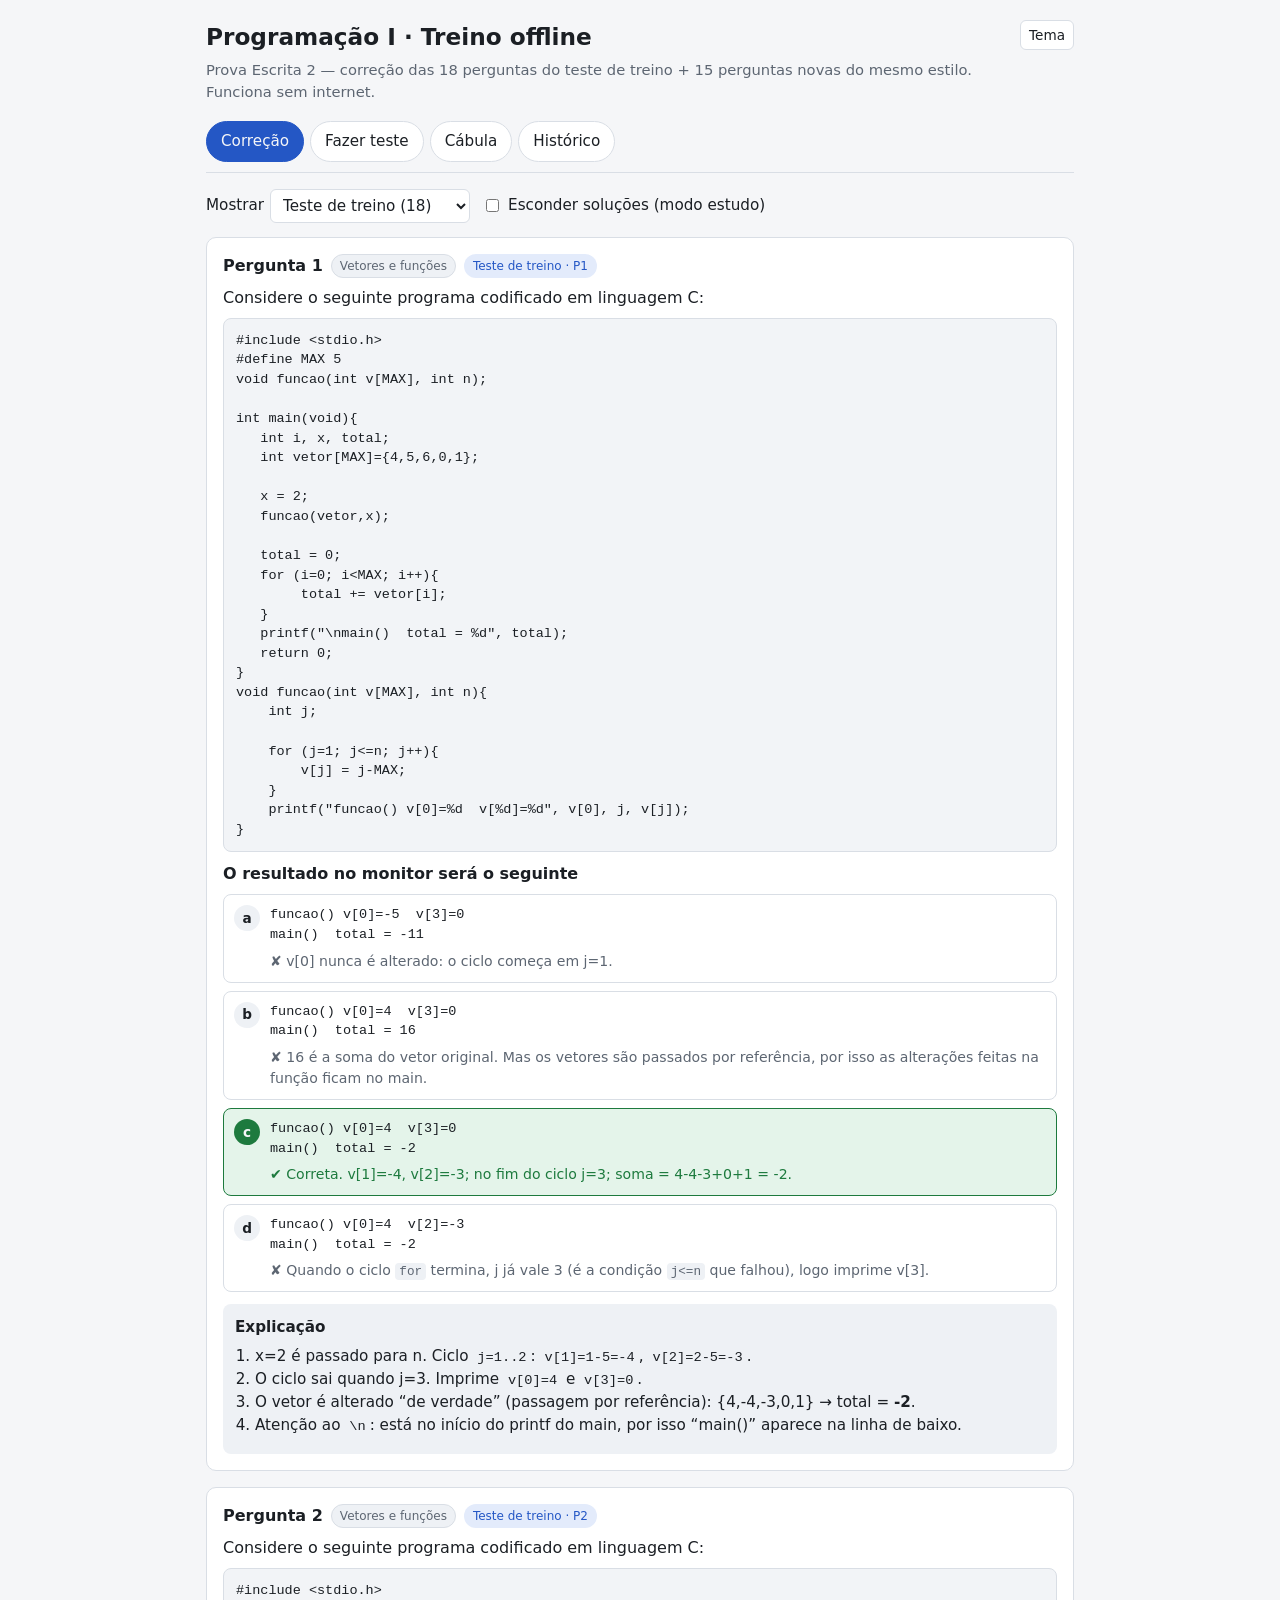
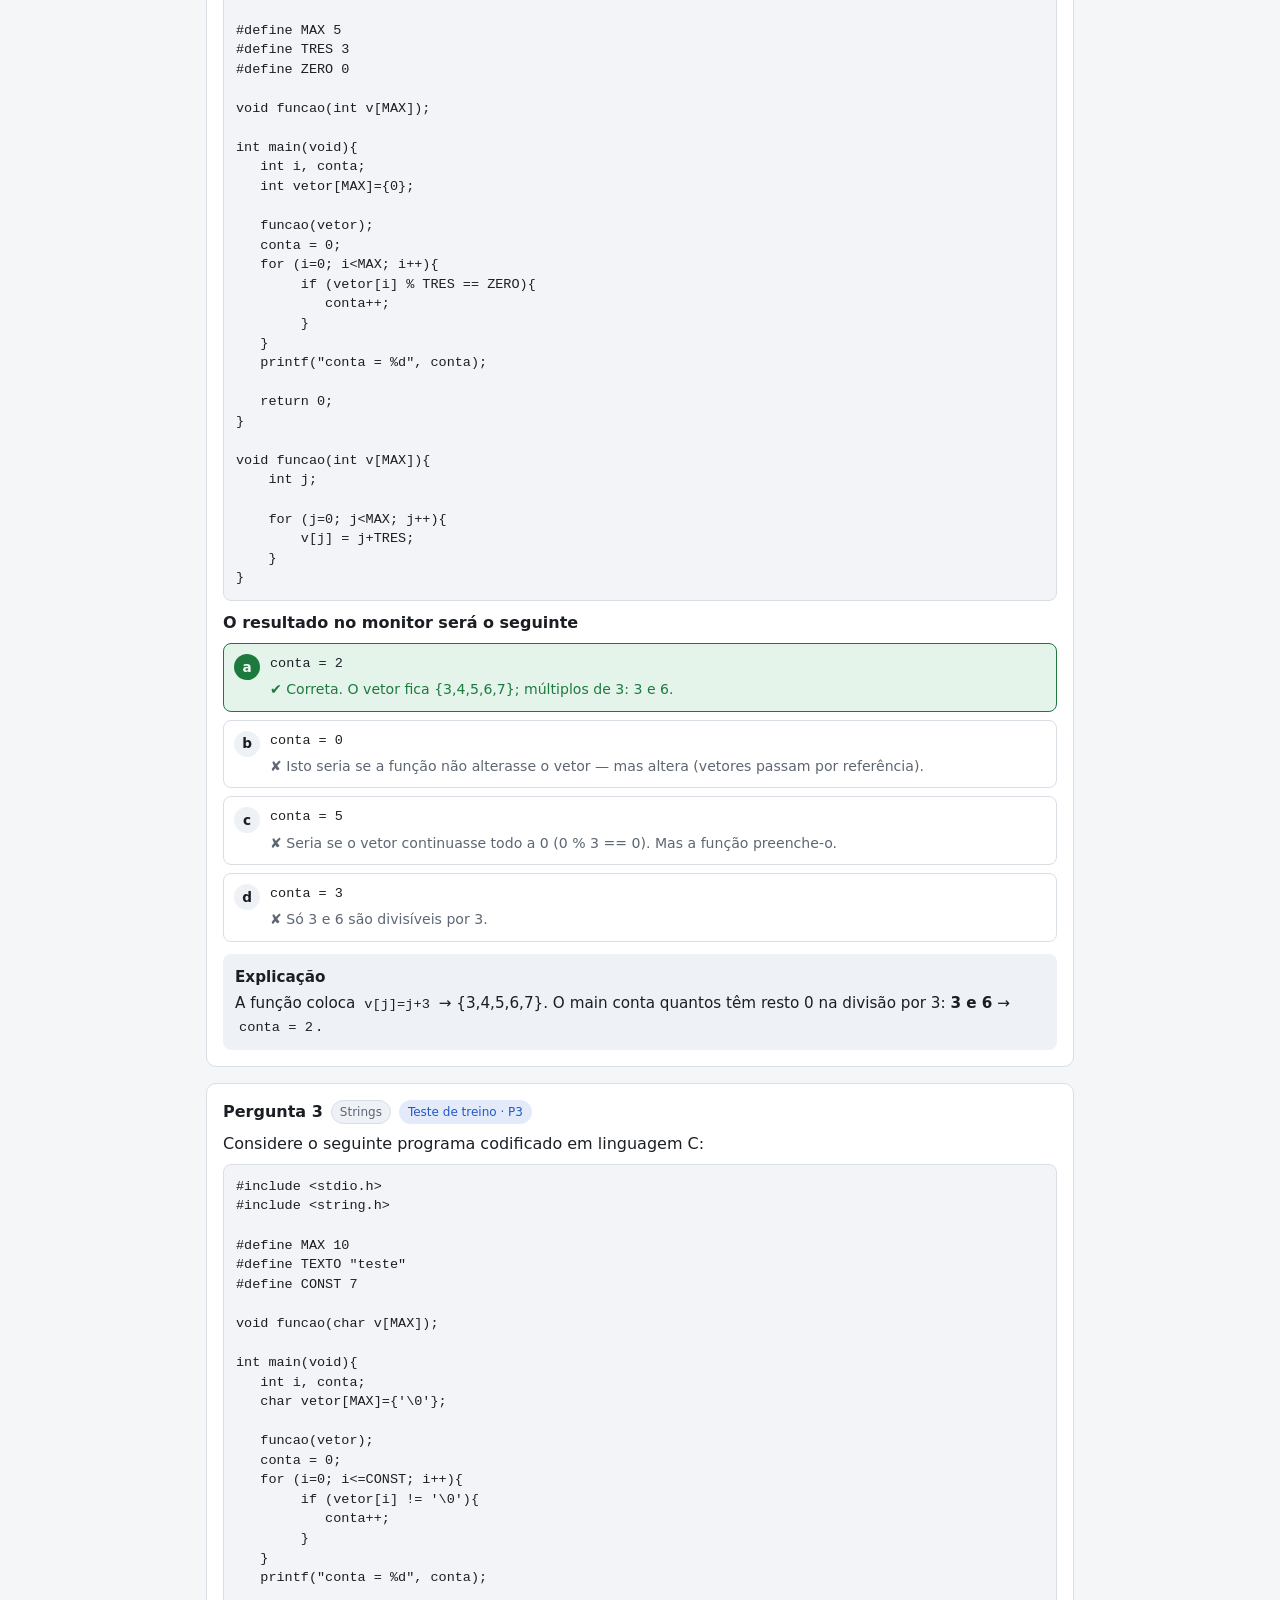
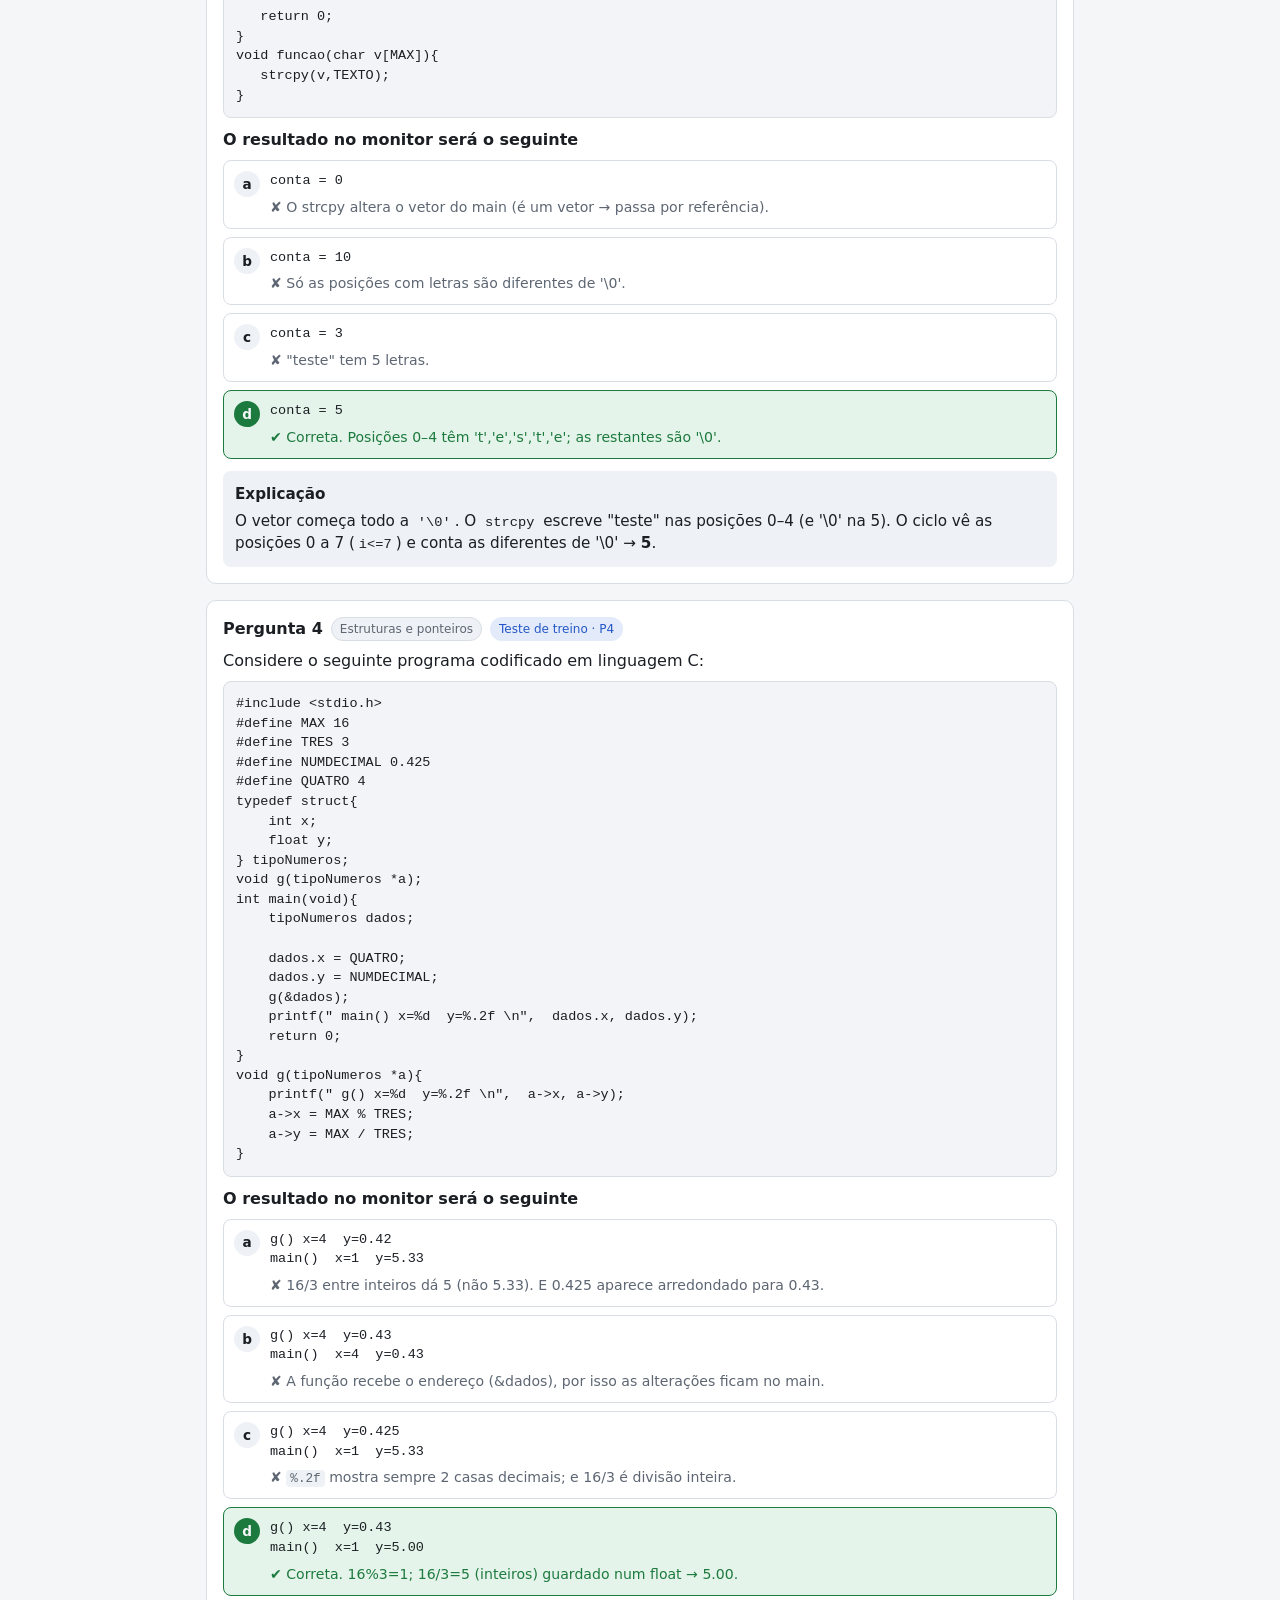
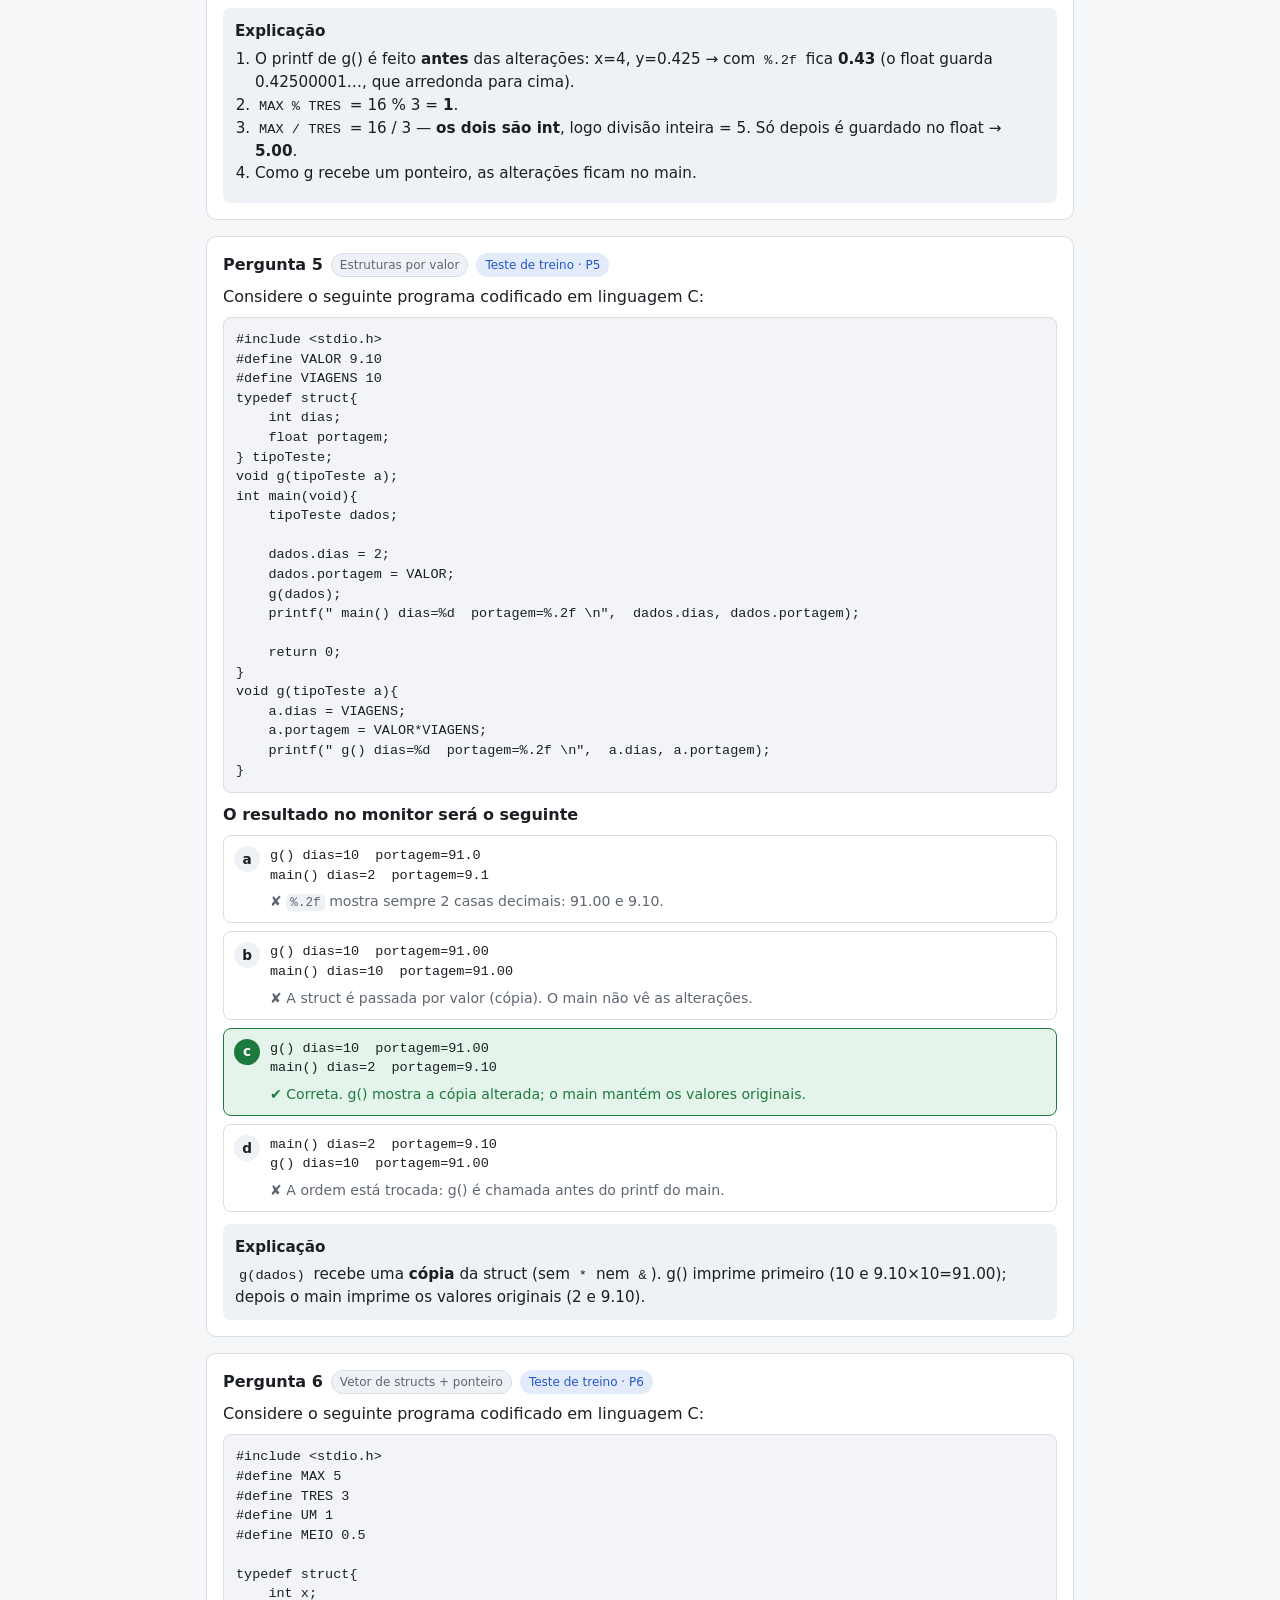
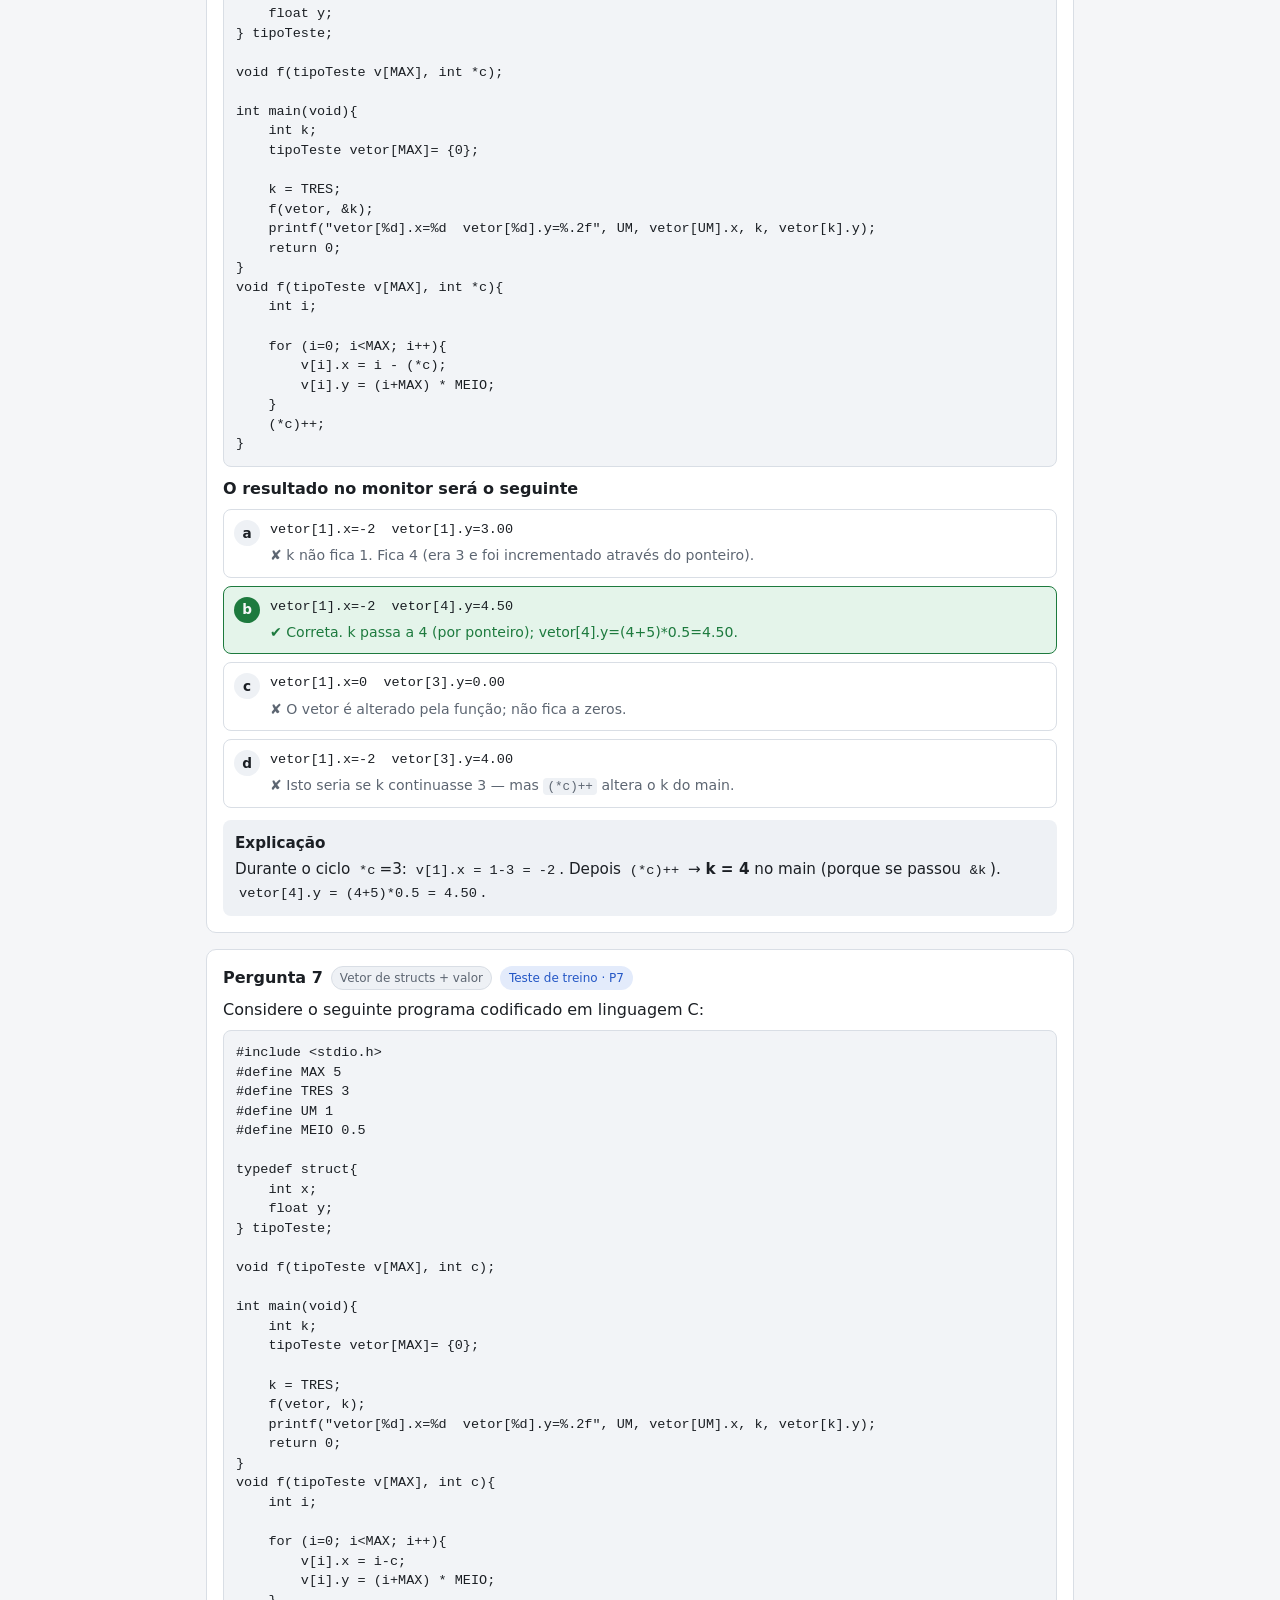
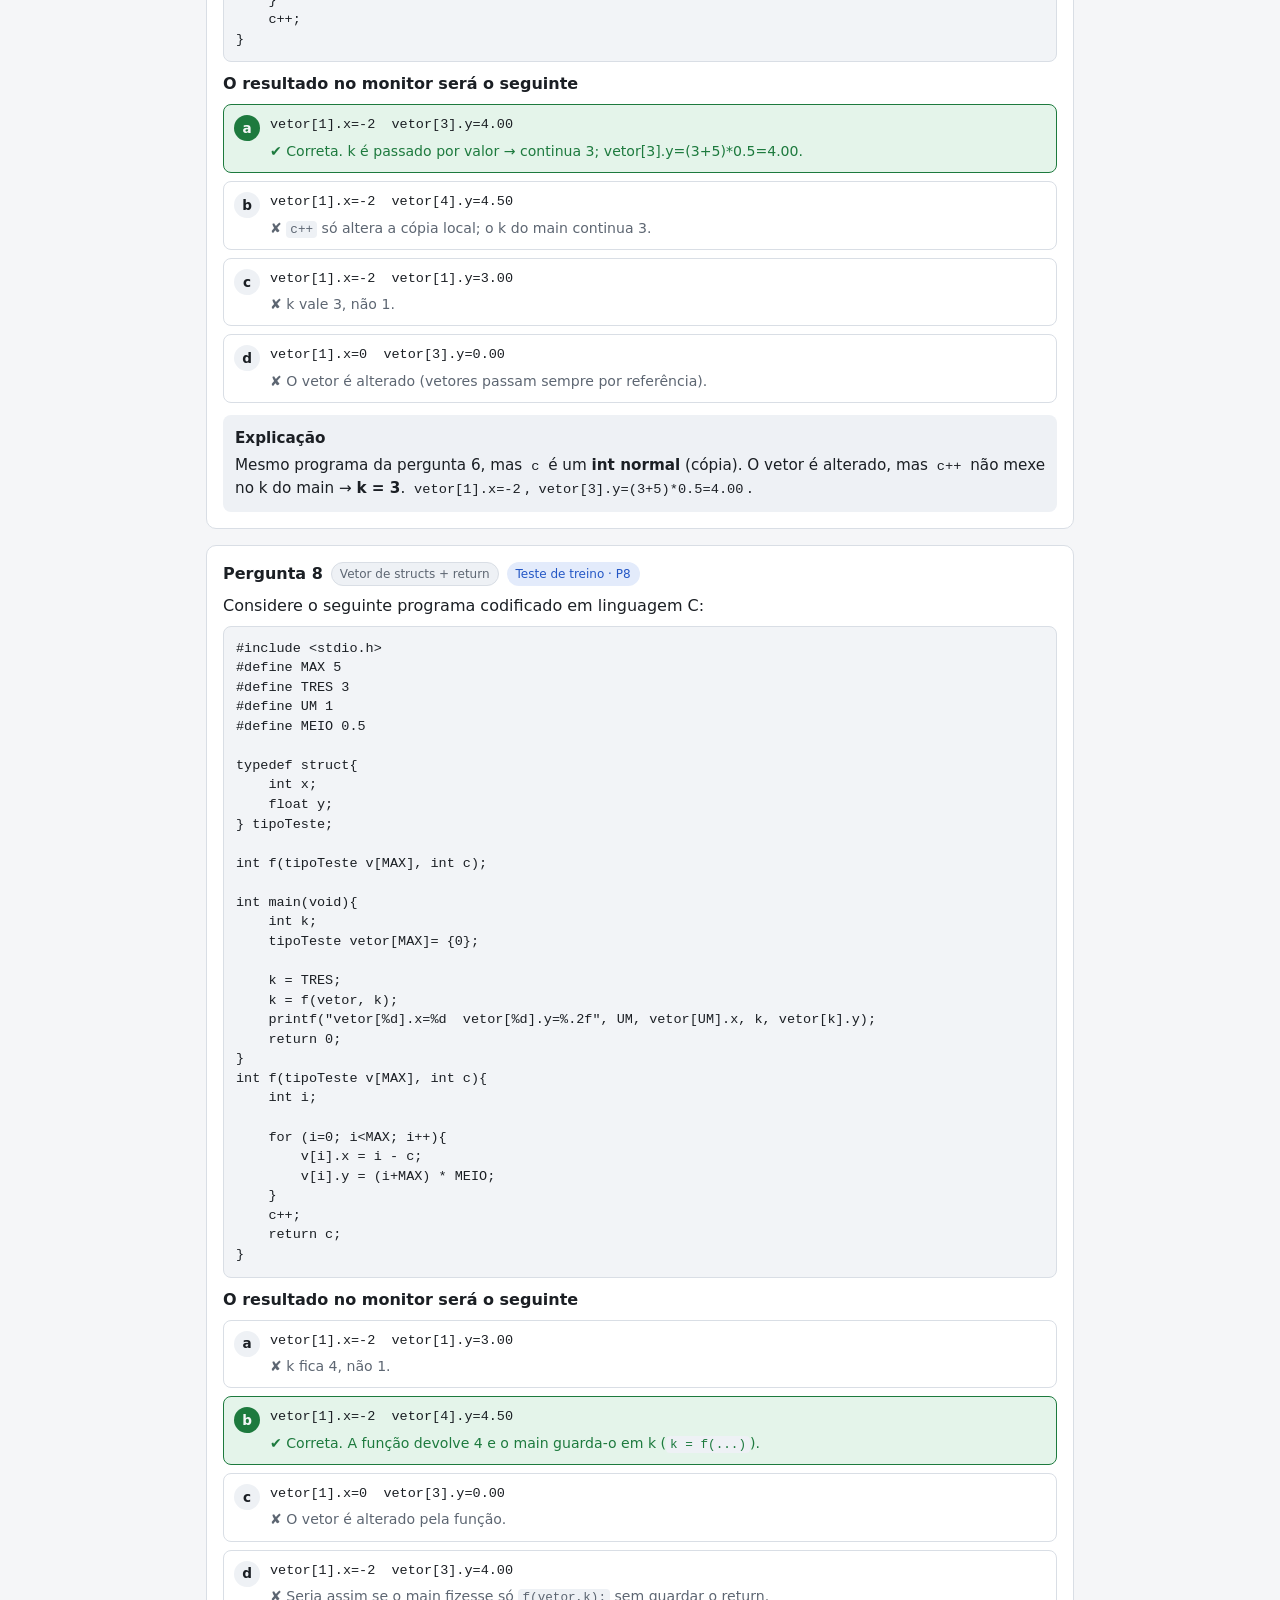
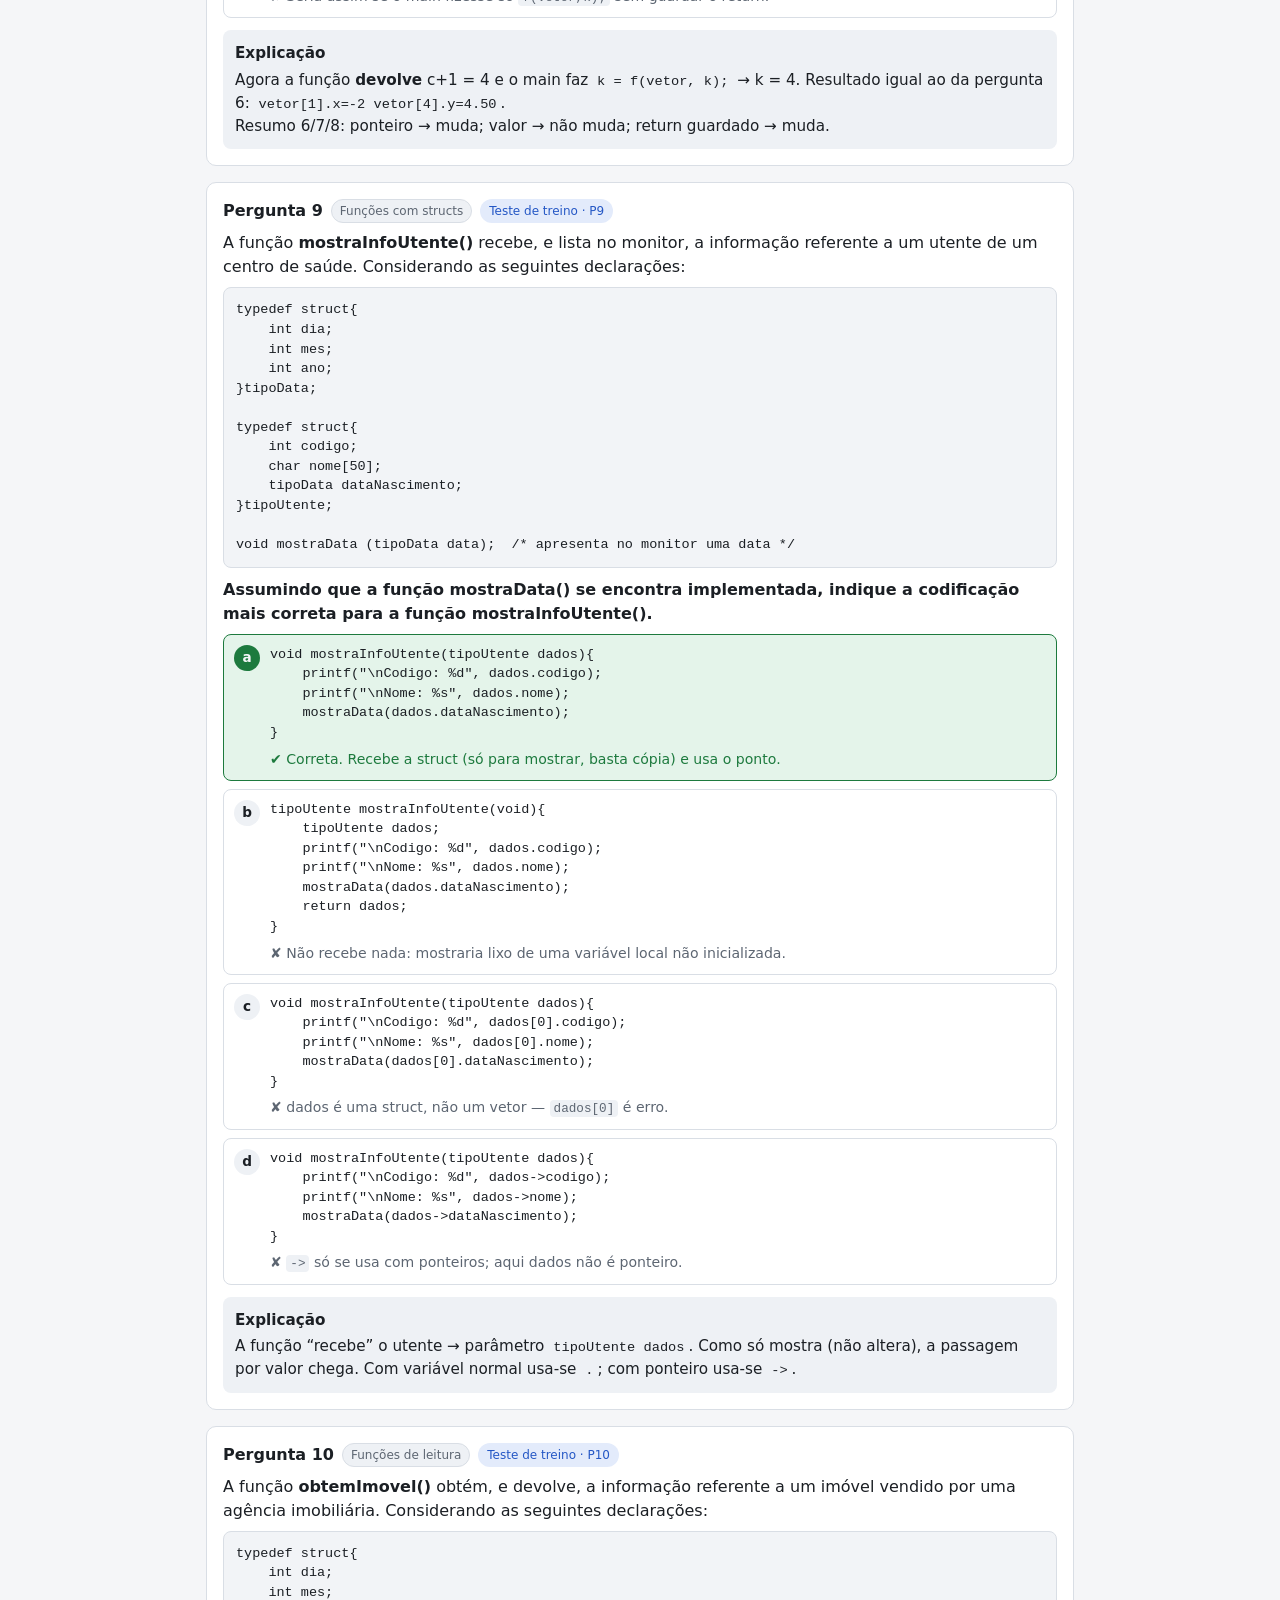
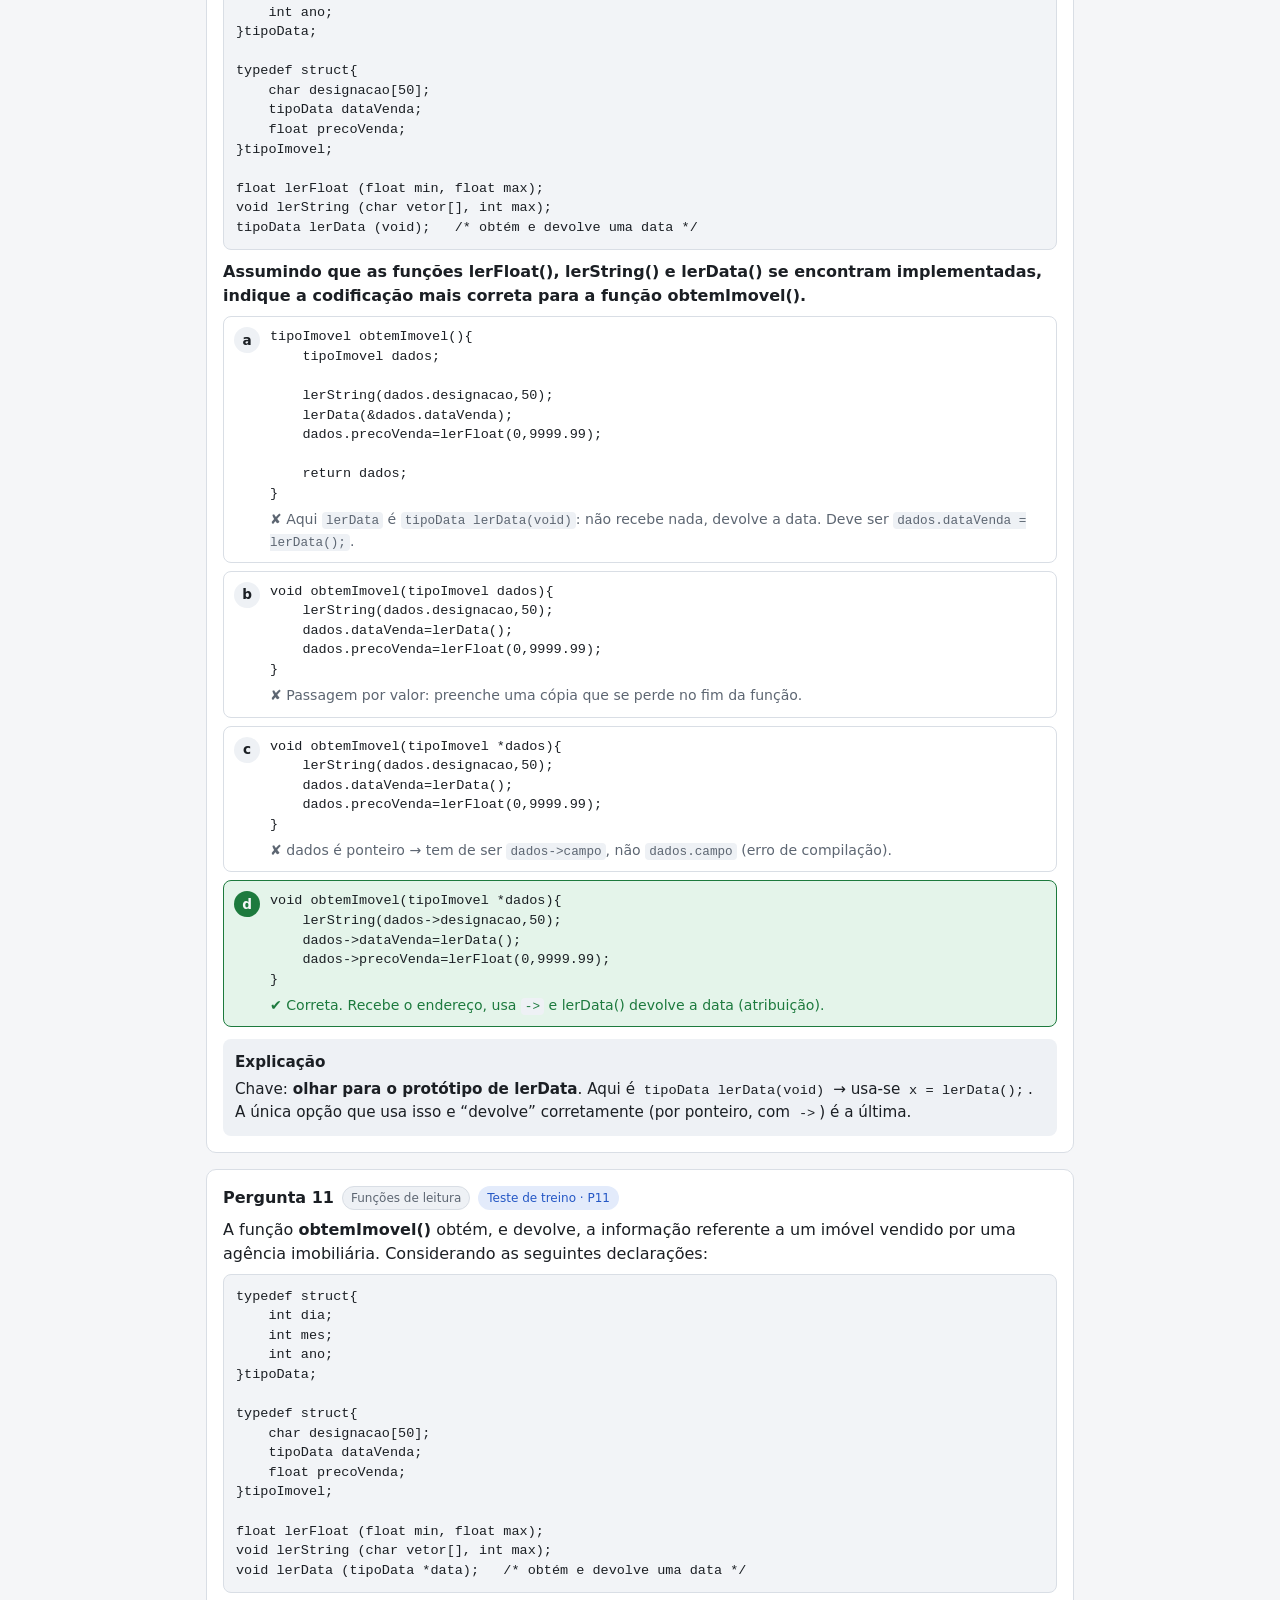
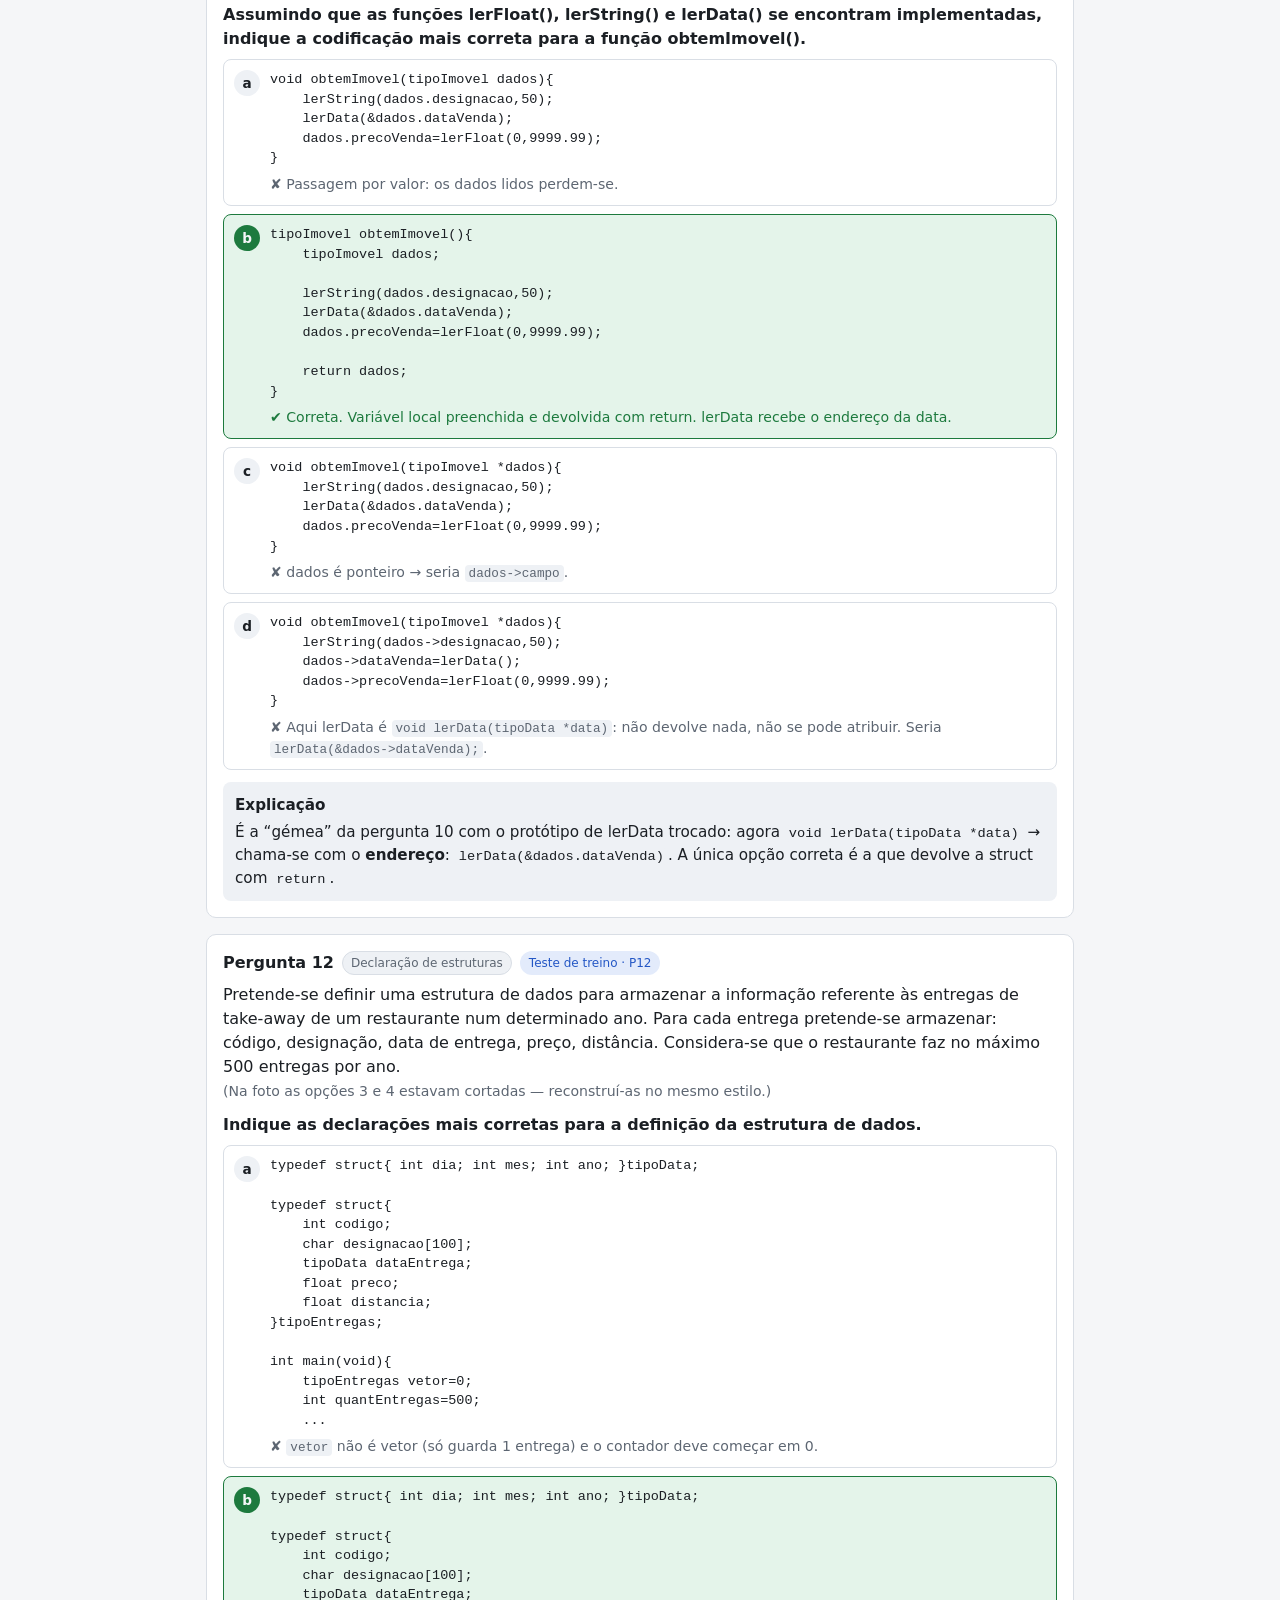
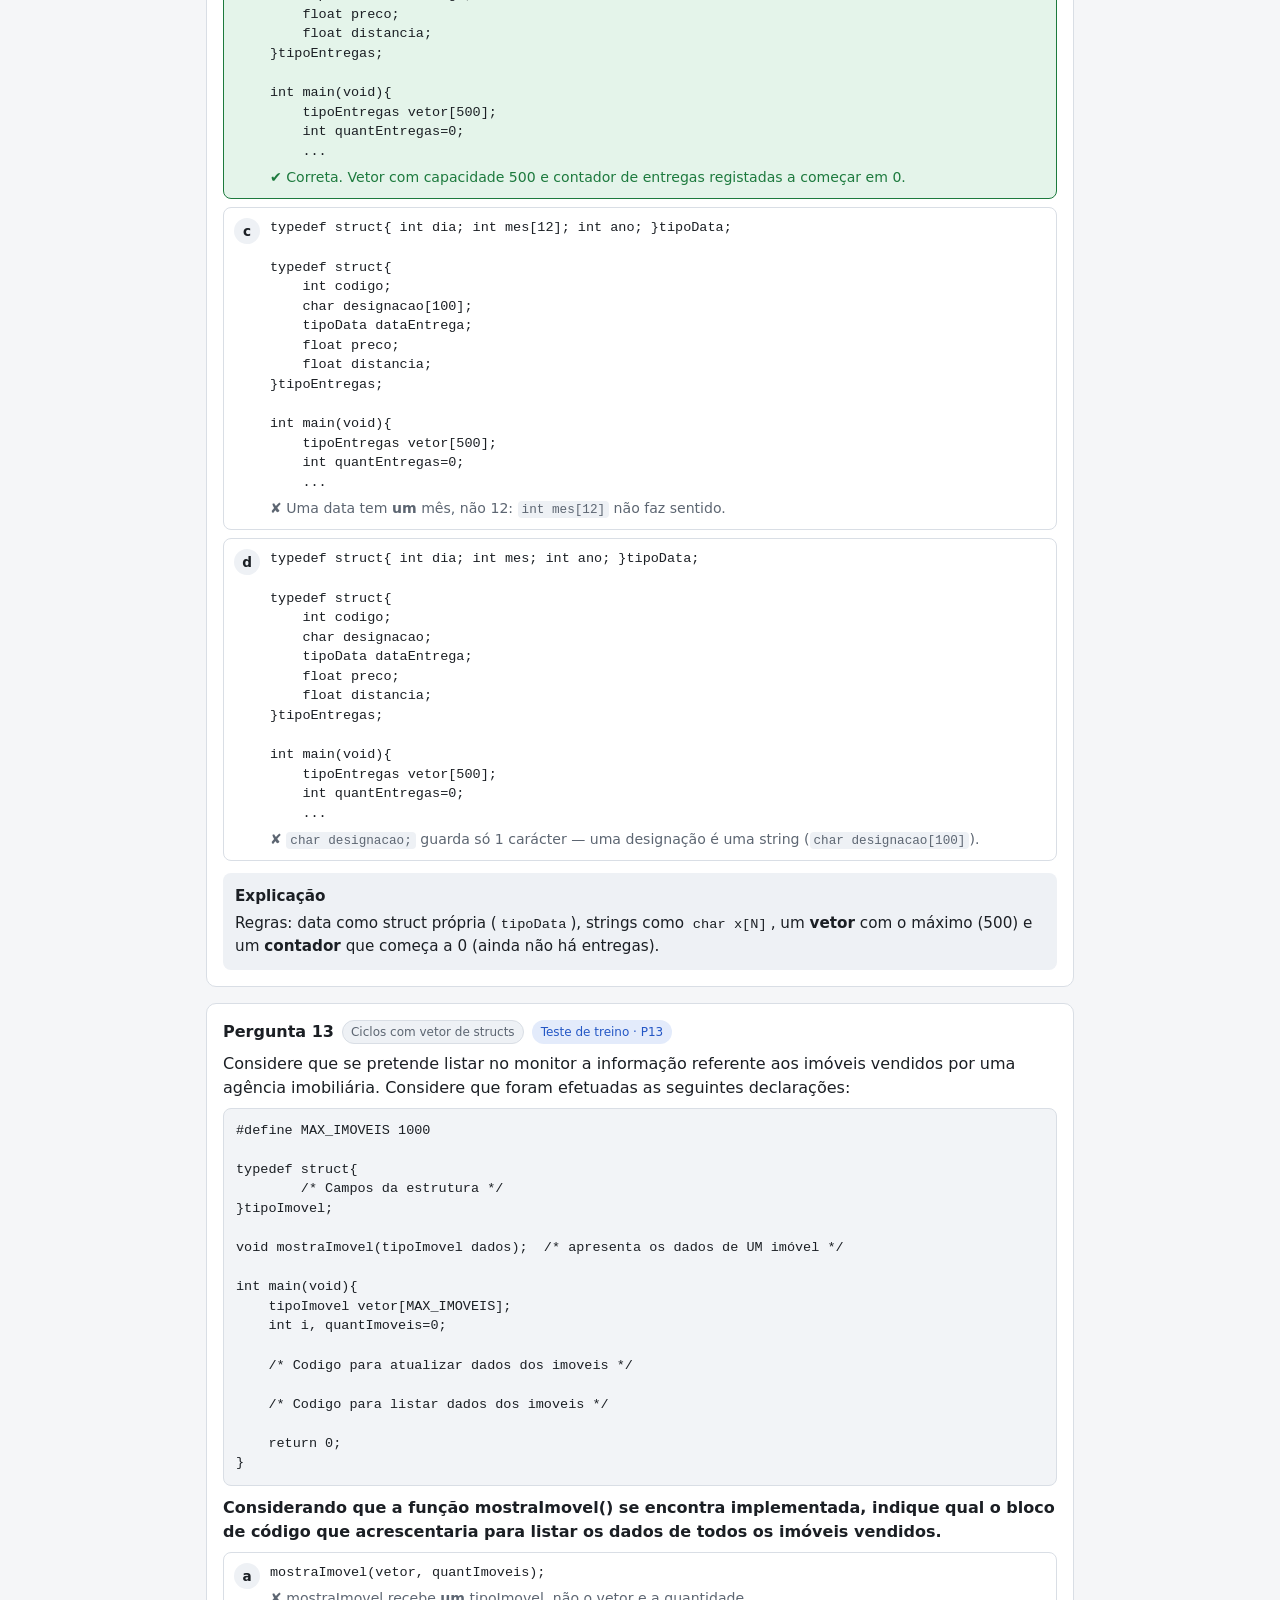
<file: prog1-treino/prog1-treino.html>
<!doctype html>
<html lang="pt">
<head>
<meta charset="utf-8">
<meta name="viewport" content="width=device-width, initial-scale=1">
<title>Prog I · Treino</title>
<style>
:root{
  --bg:#f5f6f8; --surface:#ffffff; --surface2:#eef1f5; --text:#1b1f24; --muted:#5d6672;
  --border:#d9dee5; --accent:#2457c5; --accent-weak:#e3ebfb;
  --ok:#1d7a3e; --ok-bg:#e4f4ea; --bad:#b3261e; --bad-bg:#fbe8e6; --warn:#8a5a00; --warn-bg:#fdf1d8;
  --code-bg:#f2f4f7; --code-text:#1b1f24;
  --radius:10px;
}
@media (prefers-color-scheme: dark){
  :root:not([data-theme="light"]){
    --bg:#121417; --surface:#1b1e23; --surface2:#23272e; --text:#e6e8eb; --muted:#9aa3ae;
    --border:#30353d; --accent:#7aa2ff; --accent-weak:#1f2a44;
    --ok:#5fd28a; --ok-bg:#16301f; --bad:#ff8a80; --bad-bg:#3a1a18; --warn:#f5c35b; --warn-bg:#3a2e12;
    --code-bg:#15181c; --code-text:#e6e8eb;
  }
}
:root[data-theme="dark"]{
  --bg:#121417; --surface:#1b1e23; --surface2:#23272e; --text:#e6e8eb; --muted:#9aa3ae;
  --border:#30353d; --accent:#7aa2ff; --accent-weak:#1f2a44;
  --ok:#5fd28a; --ok-bg:#16301f; --bad:#ff8a80; --bad-bg:#3a1a18; --warn:#f5c35b; --warn-bg:#3a2e12;
  --code-bg:#15181c; --code-text:#e6e8eb;
}
*{box-sizing:border-box}
html,body{margin:0}
body{background:var(--bg);color:var(--text);font:16px/1.5 system-ui,-apple-system,"Segoe UI",Roboto,sans-serif}
.wrap{max-width:900px;margin:0 auto;padding:0 16px 64px}
header{padding:20px 0 8px}
header h1{margin:0;font-size:1.45rem}
header p{margin:4px 0 0;color:var(--muted);font-size:.92rem}
.tabs{position:sticky;top:0;z-index:5;background:var(--bg);display:flex;gap:6px;padding:10px 0;border-bottom:1px solid var(--border);overflow-x:auto}
.tabs button{flex:0 0 auto;border:1px solid var(--border);background:var(--surface);color:var(--text);padding:8px 14px;border-radius:999px;font:inherit;font-size:.95rem;cursor:pointer}
.tabs button.on{background:var(--accent);border-color:var(--accent);color:var(--bg)}
section.tab{display:none;padding-top:16px}
section.tab.on{display:block}
.card{background:var(--surface);border:1px solid var(--border);border-radius:var(--radius);padding:16px;margin:0 0 16px}
.qhead{display:flex;flex-wrap:wrap;align-items:center;gap:8px;margin-bottom:8px}
.qnum{font-weight:700}
.chip{font-size:.75rem;padding:2px 8px;border-radius:999px;background:var(--surface2);color:var(--muted);border:1px solid var(--border)}
.chip-o{background:var(--accent-weak);color:var(--accent);border-color:transparent}
.chip-n{background:var(--warn-bg);color:var(--warn);border-color:transparent}
.qtxt{margin:6px 0}
.qask{margin:10px 0 6px;font-weight:600}
pre{margin:0;font:13.5px/1.45 ui-monospace,SFMono-Regular,Menlo,Consolas,"Liberation Mono",monospace;white-space:pre;overflow-x:auto}
pre.code{background:var(--code-bg);color:var(--code-text);border:1px solid var(--border);border-radius:8px;padding:12px;margin:8px 0}
code{font:0.9em ui-monospace,SFMono-Regular,Menlo,Consolas,monospace;background:var(--surface2);padding:1px 4px;border-radius:4px}
ol.opts{list-style:none;margin:8px 0 0;padding:0;display:grid;gap:8px}
.opt{display:flex;gap:10px;border:1px solid var(--border);border-radius:8px;padding:10px;background:var(--surface)}
.opt .letter{flex:0 0 26px;height:26px;border-radius:50%;display:grid;place-items:center;background:var(--surface2);font-weight:700;font-size:.85rem}
.optbody{min-width:0;flex:1}
.opt.ok{border-color:var(--ok);background:var(--ok-bg)}
.opt.ok .letter{background:var(--ok);color:var(--bg)}
.opt.bad .why{color:var(--muted)}
.opt.chosen-bad{border-color:var(--bad);background:var(--bad-bg)}
.opt.chosen-bad .letter{background:var(--bad);color:var(--bg)}
.why{font-size:.88rem;margin-top:6px}
.opt.ok .why{color:var(--ok)}
.tag{display:inline-block;font-size:.72rem;font-weight:700;padding:1px 6px;border-radius:4px;margin-left:6px;vertical-align:middle}
.tag.mine{background:var(--accent);color:var(--bg)}
.exp{margin-top:12px;padding:12px;border-radius:8px;background:var(--surface2);font-size:.95rem}
.exp strong:first-child{display:block;margin-bottom:4px}
.exp ul,.exp ol{margin:6px 0;padding-left:20px}
.hidden-sol .opt.ok{border-color:var(--border);background:var(--surface)}
.hidden-sol .opt.ok .letter{background:var(--surface2);color:var(--text)}
.hidden-sol .why,.hidden-sol .exp{display:none}
.reveal{display:none;margin-top:10px}
.hidden-sol .reveal{display:inline-block}
.toolbar{display:flex;flex-wrap:wrap;gap:12px;align-items:center;margin-bottom:14px}
.toolbar label{display:flex;gap:6px;align-items:center;font-size:.95rem}
select,input[type=number]{font:inherit;padding:6px 8px;border-radius:6px;border:1px solid var(--border);background:var(--surface);color:var(--text)}
.btn{font:inherit;border:1px solid var(--accent);background:var(--accent);color:var(--bg);padding:9px 16px;border-radius:8px;cursor:pointer}
.btn.ghost{background:transparent;color:var(--accent)}
.btn.danger{border-color:var(--bad);background:transparent;color:var(--bad)}
.btn:disabled{opacity:.45;cursor:default}
.form{display:grid;gap:12px;max-width:520px}
.form label{display:grid;gap:4px;font-size:.95rem}
.form .row{display:flex;gap:8px;align-items:center}
.note{font-size:.88rem;color:var(--muted)}
.banner{border:1px solid var(--warn);background:var(--warn-bg);color:var(--text);border-radius:8px;padding:12px;margin-bottom:14px;display:flex;flex-wrap:wrap;gap:10px;align-items:center}
.runbar{position:sticky;top:57px;z-index:4;background:var(--bg);display:flex;justify-content:space-between;align-items:center;gap:8px;padding:8px 0;flex-wrap:wrap}
.timer{font-variant-numeric:tabular-nums;font-weight:700;padding:4px 10px;border-radius:6px;background:var(--surface2)}
.timer.low{background:var(--bad-bg);color:var(--bad)}
label.ans{display:flex;gap:10px;align-items:flex-start;border:1px solid var(--border);border-radius:8px;padding:10px;cursor:pointer;background:var(--surface)}
label.ans:hover{border-color:var(--accent)}
label.ans.sel{border-color:var(--accent);background:var(--accent-weak)}
label.ans input{margin-top:4px;flex:0 0 auto}
.navrow{display:flex;justify-content:space-between;gap:8px;margin:12px 0}
.grid{display:flex;flex-wrap:wrap;gap:6px;margin-top:8px}
.grid button{width:38px;height:38px;border-radius:6px;border:1px solid var(--border);background:var(--surface);color:var(--text);font:inherit;font-size:.85rem;cursor:pointer}
.grid button.done{background:var(--surface2);border-color:var(--muted)}
.grid button.cur{outline:2px solid var(--accent);outline-offset:1px}
.grid button.ok{background:var(--ok-bg);border-color:var(--ok);color:var(--ok)}
.grid button.bad{background:var(--bad-bg);border-color:var(--bad);color:var(--bad)}
.stats{display:grid;grid-template-columns:repeat(auto-fit,minmax(120px,1fr));gap:10px;margin:10px 0 16px}
.stat{background:var(--surface);border:1px solid var(--border);border-radius:8px;padding:12px}
.stat .v{font-size:1.6rem;font-weight:700;font-variant-numeric:tabular-nums}
.stat .l{font-size:.82rem;color:var(--muted)}
.stat.ok .v{color:var(--ok)} .stat.bad .v{color:var(--bad)}
table{width:100%;border-collapse:collapse;font-size:.92rem}
th,td{text-align:left;padding:8px;border-bottom:1px solid var(--border)}
th{color:var(--muted);font-weight:600}
.tablewrap{overflow-x:auto}
.cab h2{font-size:1.1rem;margin:0 0 8px}
.cab p,.cab li{font-size:.95rem}
.cab ul{padding-left:20px;margin:6px 0}
header{display:flex;justify-content:space-between;align-items:flex-start;gap:12px}
.theme{flex:0 0 auto}
.theme button{font:inherit;font-size:.85rem;border:1px solid var(--border);background:var(--surface);color:var(--text);border-radius:6px;padding:4px 8px;cursor:pointer}
</style>
</head>
<body>
<div class="wrap">
<header>
  <div>
  <h1>Programação I · Treino offline</h1>
  <p>Prova Escrita 2 — correção das 18 perguntas do teste de treino + 15 perguntas novas do mesmo estilo. Funciona sem internet.</p>
  </div>
  <div class="theme"><button id="themeBtn" type="button">Tema</button></div>
</header>

<nav class="tabs" id="tabs">
  <button data-tab="correcao" class="on">Correção</button>
  <button data-tab="teste">Fazer teste</button>
  <button data-tab="cabula">Cábula</button>
  <button data-tab="historico">Histórico</button>
</nav>

<section class="tab on" id="tab-correcao">
  <div class="toolbar">
    <label>Mostrar
      <select id="f-src">
        <option value="orig">Teste de treino (18)</option>
        <option value="novo">Perguntas novas (15)</option>
        <option value="all">Todas (33)</option>
      </select>
    </label>
    <label><input type="checkbox" id="f-hide"> Esconder soluções (modo estudo)</label>
  </div>
  <div id="corr-list"></div>
</section>

<section class="tab" id="tab-teste">
  <div id="t-resume"></div>
  <div id="t-setup" class="card">
    <h2 style="margin-top:0;font-size:1.15rem">Configurar teste</h2>
    <div class="form">
      <label>Perguntas
        <select id="t-pool">
          <option value="orig">As 18 do teste de treino</option>
          <option value="novo">As 15 perguntas novas</option>
          <option value="mix">18 aleatórias (de todas)</option>
          <option value="all">Todas (33)</option>
        </select>
      </label>
      <label>Desconto por resposta errada
        <select id="t-pen">
          <option value="0">Sem desconto</option>
          <option value="0.25" selected>−0,25 por errada</option>
          <option value="0.3333">−1/3 por errada</option>
          <option value="0.5">−0,5 por errada</option>
        </select>
        <span class="note">Não sei qual é o desconto que o teu professor aplica — ajusta aqui. “Não responder” vale sempre 0.</span>
      </label>
      <label>Tempo limite (minutos, 0 = sem limite)
        <input type="number" id="t-mins" min="0" max="300" value="0">
      </label>
      <label class="row"><input type="checkbox" id="t-shufq" checked> Baralhar a ordem das perguntas</label>
      <label class="row"><input type="checkbox" id="t-shufo" checked> Baralhar a ordem das opções</label>
      <div><button class="btn" id="t-start" type="button">Começar teste</button></div>
    </div>
  </div>
  <div id="t-run" hidden></div>
  <div id="t-result" hidden></div>
</section>

<section class="tab cab" id="tab-cabula"></section>

<section class="tab" id="tab-historico">
  <div id="hist"></div>
</section>
</div>

<script>
"use strict";
const C = String.raw;

/* ============================================================
   PERGUNTAS
   ops: [texto, correta?, porquê]
   ============================================================ */

const DECL_IMOVEL = C`#define MAX_IMOVEIS 1000

typedef struct{
        /* Campos da estrutura */
}tipoImovel;`;

const DECL_IMOVEL_DATA = C`typedef struct{
    int dia;
    int mes;
    int ano;
}tipoData;

typedef struct{
    char designacao[50];
    tipoData dataVenda;
    float precoVenda;
}tipoImovel;`;

const OPTS_F = [
  "vetor[1].x=-2  vetor[1].y=3.00",
  "vetor[1].x=-2  vetor[4].y=4.50",
  "vetor[1].x=0  vetor[3].y=0.00",
  "vetor[1].x=-2  vetor[3].y=4.00"
];

const QS = [
/* ---------------- 1 ---------------- */
{ id:"O1", src:"orig", label:"Pergunta 1", tema:"Vetores e funções",
  txt:"Considere o seguinte programa codificado em linguagem C:",
  code:C`#include <stdio.h>
#define MAX 5
void funcao(int v[MAX], int n);

int main(void){
   int i, x, total;
   int vetor[MAX]={4,5,6,0,1};

   x = 2;
   funcao(vetor,x);

   total = 0;
   for (i=0; i<MAX; i++){
        total += vetor[i];
   }
   printf("\nmain()  total = %d", total);
   return 0;
}
void funcao(int v[MAX], int n){
    int j;

    for (j=1; j<=n; j++){
        v[j] = j-MAX;
    }
    printf("funcao() v[0]=%d  v[%d]=%d", v[0], j, v[j]);
}`,
  ask:"O resultado no monitor será o seguinte",
  ops:[
    [C`funcao() v[0]=-5  v[3]=0
main()  total = -11`, false, C`v[0] nunca é alterado: o ciclo começa em j=1.`],
    [C`funcao() v[0]=4  v[3]=0
main()  total = 16`, false, C`16 é a soma do vetor original. Mas os vetores são passados por referência, por isso as alterações feitas na função ficam no main.`],
    [C`funcao() v[0]=4  v[3]=0
main()  total = -2`, true, C`v[1]=-4, v[2]=-3; no fim do ciclo j=3; soma = 4-4-3+0+1 = -2.`],
    [C`funcao() v[0]=4  v[2]=-3
main()  total = -2`, false, C`Quando o ciclo <code>for</code> termina, j já vale 3 (é a condição <code>j&lt;=n</code> que falhou), logo imprime v[3].`]
  ],
  exp:C`<ol>
<li>x=2 é passado para n. Ciclo <code>j=1..2</code>: <code>v[1]=1-5=-4</code>, <code>v[2]=2-5=-3</code>.</li>
<li>O ciclo sai quando j=3. Imprime <code>v[0]=4</code> e <code>v[3]=0</code>.</li>
<li>O vetor é alterado “de verdade” (passagem por referência): {4,-4,-3,0,1} → total = <b>-2</b>.</li>
<li>Atenção ao <code>\n</code>: está no início do printf do main, por isso “main()” aparece na linha de baixo.</li></ol>`
},
/* ---------------- 2 ---------------- */
{ id:"O2", src:"orig", label:"Pergunta 2", tema:"Vetores e funções",
  txt:"Considere o seguinte programa codificado em linguagem C:",
  code:C`#include <stdio.h>

#define MAX 5
#define TRES 3
#define ZERO 0

void funcao(int v[MAX]);

int main(void){
   int i, conta;
   int vetor[MAX]={0};

   funcao(vetor);
   conta = 0;
   for (i=0; i<MAX; i++){
        if (vetor[i] % TRES == ZERO){
           conta++;
        }
   }
   printf("conta = %d", conta);

   return 0;
}

void funcao(int v[MAX]){
    int j;

    for (j=0; j<MAX; j++){
        v[j] = j+TRES;
    }
}`,
  ask:"O resultado no monitor será o seguinte",
  ops:[
    ["conta = 2", true, C`O vetor fica {3,4,5,6,7}; múltiplos de 3: 3 e 6.`],
    ["conta = 0", false, C`Isto seria se a função não alterasse o vetor — mas altera (vetores passam por referência).`],
    ["conta = 5", false, C`Seria se o vetor continuasse todo a 0 (0 % 3 == 0). Mas a função preenche-o.`],
    ["conta = 3", false, C`Só 3 e 6 são divisíveis por 3.`]
  ],
  exp:C`A função coloca <code>v[j]=j+3</code> → {3,4,5,6,7}. O main conta quantos têm resto 0 na divisão por 3: <b>3 e 6</b> → <code>conta = 2</code>.`
},
/* ---------------- 3 ---------------- */
{ id:"O3", src:"orig", label:"Pergunta 3", tema:"Strings",
  txt:"Considere o seguinte programa codificado em linguagem C:",
  code:C`#include <stdio.h>
#include <string.h>

#define MAX 10
#define TEXTO "teste"
#define CONST 7

void funcao(char v[MAX]);

int main(void){
   int i, conta;
   char vetor[MAX]={'\0'};

   funcao(vetor);
   conta = 0;
   for (i=0; i<=CONST; i++){
        if (vetor[i] != '\0'){
           conta++;
        }
   }
   printf("conta = %d", conta);

   return 0;
}
void funcao(char v[MAX]){
   strcpy(v,TEXTO);
}`,
  ask:"O resultado no monitor será o seguinte",
  ops:[
    ["conta = 0", false, C`O strcpy altera o vetor do main (é um vetor → passa por referência).`],
    ["conta = 10", false, C`Só as posições com letras são diferentes de '\0'.`],
    ["conta = 3", false, C`"teste" tem 5 letras.`],
    ["conta = 5", true, C`Posições 0–4 têm 't','e','s','t','e'; as restantes são '\0'.`]
  ],
  exp:C`O vetor começa todo a <code>'\0'</code>. O <code>strcpy</code> escreve "teste" nas posições 0–4 (e '\0' na 5). O ciclo vê as posições 0 a 7 (<code>i&lt;=7</code>) e conta as diferentes de '\0' → <b>5</b>.`
},
/* ---------------- 4 ---------------- */
{ id:"O4", src:"orig", label:"Pergunta 4", tema:"Estruturas e ponteiros",
  txt:"Considere o seguinte programa codificado em linguagem C:",
  code:C`#include <stdio.h>
#define MAX 16
#define TRES 3
#define NUMDECIMAL 0.425
#define QUATRO 4
typedef struct{
    int x;
    float y;
} tipoNumeros;
void g(tipoNumeros *a);
int main(void){
    tipoNumeros dados;

    dados.x = QUATRO;
    dados.y = NUMDECIMAL;
    g(&dados);
    printf(" main() x=%d  y=%.2f \n",  dados.x, dados.y);
    return 0;
}
void g(tipoNumeros *a){
    printf(" g() x=%d  y=%.2f \n",  a->x, a->y);
    a->x = MAX % TRES;
    a->y = MAX / TRES;
}`,
  ask:"O resultado no monitor será o seguinte",
  ops:[
    [C`g() x=4  y=0.42
main()  x=1  y=5.33`, false, C`16/3 entre inteiros dá 5 (não 5.33). E 0.425 aparece arredondado para 0.43.`],
    [C`g() x=4  y=0.43
main()  x=4  y=0.43`, false, C`A função recebe o endereço (&dados), por isso as alterações ficam no main.`],
    [C`g() x=4  y=0.425
main()  x=1  y=5.33`, false, C`<code>%.2f</code> mostra sempre 2 casas decimais; e 16/3 é divisão inteira.`],
    [C`g() x=4  y=0.43
main()  x=1  y=5.00`, true, C`16%3=1; 16/3=5 (inteiros) guardado num float → 5.00.`]
  ],
  exp:C`<ol>
<li>O printf de g() é feito <b>antes</b> das alterações: x=4, y=0.425 → com <code>%.2f</code> fica <b>0.43</b> (o float guarda 0.42500001…, que arredonda para cima).</li>
<li><code>MAX % TRES</code> = 16 % 3 = <b>1</b>.</li>
<li><code>MAX / TRES</code> = 16 / 3 — <b>os dois são int</b>, logo divisão inteira = 5. Só depois é guardado no float → <b>5.00</b>.</li>
<li>Como g recebe um ponteiro, as alterações ficam no main.</li></ol>`
},
/* ---------------- 5 ---------------- */
{ id:"O5", src:"orig", label:"Pergunta 5", tema:"Estruturas por valor",
  txt:"Considere o seguinte programa codificado em linguagem C:",
  code:C`#include <stdio.h>
#define VALOR 9.10
#define VIAGENS 10
typedef struct{
    int dias;
    float portagem;
} tipoTeste;
void g(tipoTeste a);
int main(void){
    tipoTeste dados;

    dados.dias = 2;
    dados.portagem = VALOR;
    g(dados);
    printf(" main() dias=%d  portagem=%.2f \n",  dados.dias, dados.portagem);

    return 0;
}
void g(tipoTeste a){
    a.dias = VIAGENS;
    a.portagem = VALOR*VIAGENS;
    printf(" g() dias=%d  portagem=%.2f \n",  a.dias, a.portagem);
}`,
  ask:"O resultado no monitor será o seguinte",
  ops:[
    [C`g() dias=10  portagem=91.0
main() dias=2  portagem=9.1`, false, C`<code>%.2f</code> mostra sempre 2 casas decimais: 91.00 e 9.10.`],
    [C`g() dias=10  portagem=91.00
main() dias=10  portagem=91.00`, false, C`A struct é passada por valor (cópia). O main não vê as alterações.`],
    [C`g() dias=10  portagem=91.00
main() dias=2  portagem=9.10`, true, C`g() mostra a cópia alterada; o main mantém os valores originais.`],
    [C`main() dias=2  portagem=9.10
g() dias=10  portagem=91.00`, false, C`A ordem está trocada: g() é chamada antes do printf do main.`]
  ],
  exp:C`<code>g(dados)</code> recebe uma <b>cópia</b> da struct (sem <code>*</code> nem <code>&amp;</code>). g() imprime primeiro (10 e 9.10×10=91.00); depois o main imprime os valores originais (2 e 9.10).`
},
/* ---------------- 6 ---------------- */
{ id:"O6", src:"orig", label:"Pergunta 6", tema:"Vetor de structs + ponteiro",
  txt:"Considere o seguinte programa codificado em linguagem C:",
  code:C`#include <stdio.h>
#define MAX 5
#define TRES 3
#define UM 1
#define MEIO 0.5

typedef struct{
    int x;
    float y;
} tipoTeste;

void f(tipoTeste v[MAX], int *c);

int main(void){
    int k;
    tipoTeste vetor[MAX]= {0};

    k = TRES;
    f(vetor, &k);
    printf("vetor[%d].x=%d  vetor[%d].y=%.2f", UM, vetor[UM].x, k, vetor[k].y);
    return 0;
}
void f(tipoTeste v[MAX], int *c){
    int i;

    for (i=0; i<MAX; i++){
        v[i].x = i - (*c);
        v[i].y = (i+MAX) * MEIO;
    }
    (*c)++;
}`,
  ask:"O resultado no monitor será o seguinte",
  ops:[
    [OPTS_F[0], false, C`k não fica 1. Fica 4 (era 3 e foi incrementado através do ponteiro).`],
    [OPTS_F[1], true, C`k passa a 4 (por ponteiro); vetor[4].y=(4+5)*0.5=4.50.`],
    [OPTS_F[2], false, C`O vetor é alterado pela função; não fica a zeros.`],
    [OPTS_F[3], false, C`Isto seria se k continuasse 3 — mas <code>(*c)++</code> altera o k do main.`]
  ],
  exp:C`Durante o ciclo <code>*c</code>=3: <code>v[1].x = 1-3 = -2</code>. Depois <code>(*c)++</code> → <b>k = 4</b> no main (porque se passou <code>&amp;k</code>). <code>vetor[4].y = (4+5)*0.5 = 4.50</code>.`
},
/* ---------------- 7 ---------------- */
{ id:"O7", src:"orig", label:"Pergunta 7", tema:"Vetor de structs + valor",
  txt:"Considere o seguinte programa codificado em linguagem C:",
  code:C`#include <stdio.h>
#define MAX 5
#define TRES 3
#define UM 1
#define MEIO 0.5

typedef struct{
    int x;
    float y;
} tipoTeste;

void f(tipoTeste v[MAX], int c);

int main(void){
    int k;
    tipoTeste vetor[MAX]= {0};

    k = TRES;
    f(vetor, k);
    printf("vetor[%d].x=%d  vetor[%d].y=%.2f", UM, vetor[UM].x, k, vetor[k].y);
    return 0;
}
void f(tipoTeste v[MAX], int c){
    int i;

    for (i=0; i<MAX; i++){
        v[i].x = i-c;
        v[i].y = (i+MAX) * MEIO;
    }
    c++;
}`,
  ask:"O resultado no monitor será o seguinte",
  ops:[
    [OPTS_F[3], true, C`k é passado por valor → continua 3; vetor[3].y=(3+5)*0.5=4.00.`],
    [OPTS_F[1], false, C`<code>c++</code> só altera a cópia local; o k do main continua 3.`],
    [OPTS_F[0], false, C`k vale 3, não 1.`],
    [OPTS_F[2], false, C`O vetor é alterado (vetores passam sempre por referência).`]
  ],
  exp:C`Mesmo programa da pergunta 6, mas <code>c</code> é um <b>int normal</b> (cópia). O vetor é alterado, mas <code>c++</code> não mexe no k do main → <b>k = 3</b>. <code>vetor[1].x=-2</code>, <code>vetor[3].y=(3+5)*0.5=4.00</code>.`
},
/* ---------------- 8 ---------------- */
{ id:"O8", src:"orig", label:"Pergunta 8", tema:"Vetor de structs + return",
  txt:"Considere o seguinte programa codificado em linguagem C:",
  code:C`#include <stdio.h>
#define MAX 5
#define TRES 3
#define UM 1
#define MEIO 0.5

typedef struct{
    int x;
    float y;
} tipoTeste;

int f(tipoTeste v[MAX], int c);

int main(void){
    int k;
    tipoTeste vetor[MAX]= {0};

    k = TRES;
    k = f(vetor, k);
    printf("vetor[%d].x=%d  vetor[%d].y=%.2f", UM, vetor[UM].x, k, vetor[k].y);
    return 0;
}
int f(tipoTeste v[MAX], int c){
    int i;

    for (i=0; i<MAX; i++){
        v[i].x = i - c;
        v[i].y = (i+MAX) * MEIO;
    }
    c++;
    return c;
}`,
  ask:"O resultado no monitor será o seguinte",
  ops:[
    [OPTS_F[0], false, C`k fica 4, não 1.`],
    [OPTS_F[1], true, C`A função devolve 4 e o main guarda-o em k (<code>k = f(...)</code>).`],
    [OPTS_F[2], false, C`O vetor é alterado pela função.`],
    [OPTS_F[3], false, C`Seria assim se o main fizesse só <code>f(vetor,k);</code> sem guardar o return.`]
  ],
  exp:C`Agora a função <b>devolve</b> c+1 = 4 e o main faz <code>k = f(vetor, k);</code> → k = 4. Resultado igual ao da pergunta 6: <code>vetor[1].x=-2  vetor[4].y=4.50</code>.<br>Resumo 6/7/8: ponteiro → muda; valor → não muda; return guardado → muda.`
},
/* ---------------- 9 ---------------- */
{ id:"O9", src:"orig", label:"Pergunta 9", tema:"Funções com structs",
  txt:C`A função <b>mostraInfoUtente()</b> recebe, e lista no monitor, a informação referente a um utente de um centro de saúde. Considerando as seguintes declarações:`,
  code:C`typedef struct{
    int dia;
    int mes;
    int ano;
}tipoData;

typedef struct{
    int codigo;
    char nome[50];
    tipoData dataNascimento;
}tipoUtente;

void mostraData (tipoData data);  /* apresenta no monitor uma data */`,
  ask:C`Assumindo que a função mostraData() se encontra implementada, indique a codificação mais correta para a função <b>mostraInfoUtente()</b>.`,
  ops:[
    [C`void mostraInfoUtente(tipoUtente dados){
    printf("\nCodigo: %d", dados.codigo);
    printf("\nNome: %s", dados.nome);
    mostraData(dados.dataNascimento);
}`, true, C`Recebe a struct (só para mostrar, basta cópia) e usa o ponto.`],
    [C`tipoUtente mostraInfoUtente(void){
    tipoUtente dados;
    printf("\nCodigo: %d", dados.codigo);
    printf("\nNome: %s", dados.nome);
    mostraData(dados.dataNascimento);
    return dados;
}`, false, C`Não recebe nada: mostraria lixo de uma variável local não inicializada.`],
    [C`void mostraInfoUtente(tipoUtente dados){
    printf("\nCodigo: %d", dados[0].codigo);
    printf("\nNome: %s", dados[0].nome);
    mostraData(dados[0].dataNascimento);
}`, false, C`dados é uma struct, não um vetor — <code>dados[0]</code> é erro.`],
    [C`void mostraInfoUtente(tipoUtente dados){
    printf("\nCodigo: %d", dados->codigo);
    printf("\nNome: %s", dados->nome);
    mostraData(dados->dataNascimento);
}`, false, C`<code>-&gt;</code> só se usa com ponteiros; aqui dados não é ponteiro.`]
  ],
  exp:C`A função “recebe” o utente → parâmetro <code>tipoUtente dados</code>. Como só mostra (não altera), a passagem por valor chega. Com variável normal usa-se <code>.</code>; com ponteiro usa-se <code>-&gt;</code>.`
},
/* ---------------- 10 ---------------- */
{ id:"O10", src:"orig", label:"Pergunta 10", tema:"Funções de leitura",
  txt:C`A função <b>obtemImovel()</b> obtém, e devolve, a informação referente a um imóvel vendido por uma agência imobiliária. Considerando as seguintes declarações:`,
  code:DECL_IMOVEL_DATA + C`

float lerFloat (float min, float max);
void lerString (char vetor[], int max);
tipoData lerData (void);   /* obtém e devolve uma data */`,
  ask:C`Assumindo que as funções lerFloat(), lerString() e lerData() se encontram implementadas, indique a codificação mais correta para a função <b>obtemImovel()</b>.`,
  ops:[
    [C`tipoImovel obtemImovel(){
    tipoImovel dados;

    lerString(dados.designacao,50);
    lerData(&dados.dataVenda);
    dados.precoVenda=lerFloat(0,9999.99);

    return dados;
}`, false, C`Aqui <code>lerData</code> é <code>tipoData lerData(void)</code>: não recebe nada, devolve a data. Deve ser <code>dados.dataVenda = lerData();</code>.`],
    [C`void obtemImovel(tipoImovel dados){
    lerString(dados.designacao,50);
    dados.dataVenda=lerData();
    dados.precoVenda=lerFloat(0,9999.99);
}`, false, C`Passagem por valor: preenche uma cópia que se perde no fim da função.`],
    [C`void obtemImovel(tipoImovel *dados){
    lerString(dados.designacao,50);
    dados.dataVenda=lerData();
    dados.precoVenda=lerFloat(0,9999.99);
}`, false, C`dados é ponteiro → tem de ser <code>dados-&gt;campo</code>, não <code>dados.campo</code> (erro de compilação).`],
    [C`void obtemImovel(tipoImovel *dados){
    lerString(dados->designacao,50);
    dados->dataVenda=lerData();
    dados->precoVenda=lerFloat(0,9999.99);
}`, true, C`Recebe o endereço, usa <code>-&gt;</code> e lerData() devolve a data (atribuição).`]
  ],
  exp:C`Chave: <b>olhar para o protótipo de lerData</b>. Aqui é <code>tipoData lerData(void)</code> → usa-se <code>x = lerData();</code>. A única opção que usa isso e “devolve” corretamente (por ponteiro, com <code>-&gt;</code>) é a última.`
},
/* ---------------- 11 ---------------- */
{ id:"O11", src:"orig", label:"Pergunta 11", tema:"Funções de leitura",
  txt:C`A função <b>obtemImovel()</b> obtém, e devolve, a informação referente a um imóvel vendido por uma agência imobiliária. Considerando as seguintes declarações:`,
  code:DECL_IMOVEL_DATA + C`

float lerFloat (float min, float max);
void lerString (char vetor[], int max);
void lerData (tipoData *data);   /* obtém e devolve uma data */`,
  ask:C`Assumindo que as funções lerFloat(), lerString() e lerData() se encontram implementadas, indique a codificação mais correta para a função <b>obtemImovel()</b>.`,
  ops:[
    [C`void obtemImovel(tipoImovel dados){
    lerString(dados.designacao,50);
    lerData(&dados.dataVenda);
    dados.precoVenda=lerFloat(0,9999.99);
}`, false, C`Passagem por valor: os dados lidos perdem-se.`],
    [C`tipoImovel obtemImovel(){
    tipoImovel dados;

    lerString(dados.designacao,50);
    lerData(&dados.dataVenda);
    dados.precoVenda=lerFloat(0,9999.99);

    return dados;
}`, true, C`Variável local preenchida e devolvida com return. lerData recebe o endereço da data.`],
    [C`void obtemImovel(tipoImovel *dados){
    lerString(dados.designacao,50);
    lerData(&dados.dataVenda);
    dados.precoVenda=lerFloat(0,9999.99);
}`, false, C`dados é ponteiro → seria <code>dados-&gt;campo</code>.`],
    [C`void obtemImovel(tipoImovel *dados){
    lerString(dados->designacao,50);
    dados->dataVenda=lerData();
    dados->precoVenda=lerFloat(0,9999.99);
}`, false, C`Aqui lerData é <code>void lerData(tipoData *data)</code>: não devolve nada, não se pode atribuir. Seria <code>lerData(&amp;dados-&gt;dataVenda);</code>.`]
  ],
  exp:C`É a “gémea” da pergunta 10 com o protótipo de lerData trocado: agora <code>void lerData(tipoData *data)</code> → chama-se com o <b>endereço</b>: <code>lerData(&amp;dados.dataVenda)</code>. A única opção correta é a que devolve a struct com <code>return</code>.`
},
/* ---------------- 12 ---------------- */
{ id:"O12", src:"orig", label:"Pergunta 12", tema:"Declaração de estruturas",
  txt:C`Pretende-se definir uma estrutura de dados para armazenar a informação referente às entregas de take-away de um restaurante num determinado ano. Para cada entrega pretende-se armazenar: código, designação, data de entrega, preço, distância. Considera-se que o restaurante faz no máximo 500 entregas por ano.<br><span class="note">(Na foto as opções 3 e 4 estavam cortadas — reconstruí-as no mesmo estilo.)</span>`,
  code:"",
  ask:"Indique as declarações mais corretas para a definição da estrutura de dados.",
  ops:[
    [C`typedef struct{ int dia; int mes; int ano; }tipoData;

typedef struct{
    int codigo;
    char designacao[100];
    tipoData dataEntrega;
    float preco;
    float distancia;
}tipoEntregas;

int main(void){
    tipoEntregas vetor=0;
    int quantEntregas=500;
    ...`, false, C`<code>vetor</code> não é vetor (só guarda 1 entrega) e o contador deve começar em 0.`],
    [C`typedef struct{ int dia; int mes; int ano; }tipoData;

typedef struct{
    int codigo;
    char designacao[100];
    tipoData dataEntrega;
    float preco;
    float distancia;
}tipoEntregas;

int main(void){
    tipoEntregas vetor[500];
    int quantEntregas=0;
    ...`, true, C`Vetor com capacidade 500 e contador de entregas registadas a começar em 0.`],
    [C`typedef struct{ int dia; int mes[12]; int ano; }tipoData;

typedef struct{
    int codigo;
    char designacao[100];
    tipoData dataEntrega;
    float preco;
    float distancia;
}tipoEntregas;

int main(void){
    tipoEntregas vetor[500];
    int quantEntregas=0;
    ...`, false, C`Uma data tem <b>um</b> mês, não 12: <code>int mes[12]</code> não faz sentido.`],
    [C`typedef struct{ int dia; int mes; int ano; }tipoData;

typedef struct{
    int codigo;
    char designacao;
    tipoData dataEntrega;
    float preco;
    float distancia;
}tipoEntregas;

int main(void){
    tipoEntregas vetor[500];
    int quantEntregas=0;
    ...`, false, C`<code>char designacao;</code> guarda só 1 carácter — uma designação é uma string (<code>char designacao[100]</code>).`]
  ],
  exp:C`Regras: data como struct própria (<code>tipoData</code>), strings como <code>char x[N]</code>, um <b>vetor</b> com o máximo (500) e um <b>contador</b> que começa a 0 (ainda não há entregas).`
},
/* ---------------- 13 ---------------- */
{ id:"O13", src:"orig", label:"Pergunta 13", tema:"Ciclos com vetor de structs",
  txt:"Considere que se pretende listar no monitor a informação referente aos imóveis vendidos por uma agência imobiliária. Considere que foram efetuadas as seguintes declarações:",
  code:DECL_IMOVEL + C`

void mostraImovel(tipoImovel dados);  /* apresenta os dados de UM imóvel */

int main(void){
    tipoImovel vetor[MAX_IMOVEIS];
    int i, quantImoveis=0;

    /* Codigo para atualizar dados dos imoveis */

    /* Codigo para listar dados dos imoveis */

    return 0;
}`,
  ask:"Considerando que a função mostraImovel() se encontra implementada, indique qual o bloco de código que acrescentaria para listar os dados de todos os imóveis vendidos.",
  ops:[
    [C`mostraImovel(vetor, quantImoveis);`, false, C`mostraImovel recebe <b>um</b> tipoImovel, não o vetor e a quantidade.`],
    [C`mostraImovel(vetor);`, false, C`Passa o vetor inteiro a uma função que espera um único imóvel.`],
    [C`for (i=0; i<quantImoveis; i++){
    mostraImovel(vetor[i]);
}`, true, C`Percorre só os imóveis registados e passa um de cada vez.`],
    [C`for (i=0; i<quantImoveis; i++){
    vetor[i] = mostraImovel();
}`, false, C`mostraImovel é void e precisa de argumento — isto não compila.`]
  ],
  exp:C`A função trata <b>um</b> imóvel → precisa de um ciclo até <code>quantImoveis</code> (não até MAX) passando <code>vetor[i]</code> (por valor, porque o protótipo é <code>tipoImovel dados</code>).`
},
/* ---------------- 14 ---------------- */
{ id:"O14", src:"orig", label:"Pergunta 14", tema:"Ciclos com vetor de structs",
  txt:"Considere que se pretende obter a informação referente aos imóveis vendidos no último ano por uma agência imobiliária. Considere que foram efetuadas as seguintes declarações:",
  code:DECL_IMOVEL + C`

int lerInteiro(int minimo, int maximo); /* devolve inteiro entre minimo e maximo */
tipoImovel obtemImovel(void);           /* obtém e devolve os dados de um imóvel */

int main(void){
    tipoImovel vetor[MAX_IMOVEIS];
    int i, quantImoveis=0;

    /* Código para obter dados dos imóveis */

    return 0;
}`,
  ask:"Considerando que lerInteiro() e obtemImovel() se encontram implementadas, indique qual o bloco de código que acrescentaria para obter os dados dos imóveis vendidos no último ano.",
  ops:[
    [C`for (i=0; i<MAX_IMOVEIS; i++){
    vetor[i]=obtemImovel();
}`, false, C`Obrigaria a introduzir 1000 imóveis e quantImoveis ficaria 0.`],
    [C`quantImoveis=lerInteiro(1,MAX_IMOVEIS);
for (i=0; i<quantImoveis; i++){
    obtemImovel(&vetor[i]);
}`, false, C`Aqui obtemImovel é <code>tipoImovel obtemImovel(void)</code>: não recebe nada e <b>devolve</b> o imóvel. Esta opção seria a certa na P15, onde o protótipo é <code>void obtemImovel(tipoImovel *dados)</code>.`],
    [C`quantImoveis=lerInteiro(1,MAX_IMOVEIS);
for (i=0; i<quantImoveis; i++){
    vetor[i]=obtemImovel();
}`, true, C`Lê quantos são e guarda o valor devolvido em cada posição.`],
    [C`quantImoveis=lerInteiro(1,MAX_IMOVEIS);
obtemImovel(vetor, quantImoveis);`, false, C`obtemImovel não recebe o vetor nem a quantidade.`]
  ],
  exp:C`Protótipo <code>tipoImovel obtemImovel(void)</code> → a função <b>devolve</b> → usa-se <code>vetor[i] = obtemImovel();</code>. Primeiro pergunta-se quantos imóveis há (lerInteiro) e o ciclo vai até esse número.`
},
/* ---------------- 15 ---------------- */
{ id:"O15", src:"orig", label:"Pergunta 15", tema:"Ciclos com vetor de structs",
  txt:"Considere que se pretende obter a informação referente aos imóveis vendidos no último ano por uma agência imobiliária. Considere que foram efetuadas as seguintes declarações:",
  code:DECL_IMOVEL + C`

int lerInteiro(int minimo, int maximo); /* devolve inteiro entre minimo e maximo */
void obtemImovel(tipoImovel *dados);    /* obtém e devolve os dados de um imóvel */

int main(void){
    tipoImovel vetor[MAX_IMOVEIS];
    int i, quantImoveis=0;

    /* Código para obter dados dos imóveis */

    return 0;
}`,
  ask:"Considerando que lerInteiro() e obtemImovel() se encontram implementadas, indique qual o bloco de código que acrescentaria para obter os dados dos imóveis vendidos no último ano.",
  ops:[
    [C`quantImoveis=lerInteiro(1,MAX_IMOVEIS);
for (i=0; i<quantImoveis; i++){
    obtemImovel(&vetor[i]);
}`, true, C`A função recebe um ponteiro → passa-se o endereço de cada posição.`],
    [C`quantImoveis=lerInteiro(1,MAX_IMOVEIS);
obtemImovel(vetor, quantImoveis);`, false, C`A função só recebe um ponteiro para um imóvel.`],
    [C`for (i=0; i<MAX_IMOVEIS; i++){
    obtemImovel(&vetor[i]);
}`, false, C`Não lê a quantidade: pediria 1000 imóveis e quantImoveis ficaria 0.`],
    [C`quantImoveis=lerInteiro(1,MAX_IMOVEIS);
for (i=0; i<quantImoveis; i++){
    vetor[i]=obtemImovel();
}`, false, C`obtemImovel é void e precisa de argumento.`]
  ],
  exp:C`É a gémea da 14: agora o protótipo é <code>void obtemImovel(tipoImovel *dados)</code> → passa-se o <b>endereço</b>: <code>obtemImovel(&amp;vetor[i]);</code>.`
},
/* ---------------- 16 ---------------- */
{ id:"O16", src:"orig", label:"Pergunta 16", tema:"Ficheiros binários",
  txt:C`A função <b>gravaFicheiroBinario()</b> armazena no ficheiro binário IMOVEIS.DAT a informação referente aos imóveis vendidos por uma agência imobiliária. Considerando as seguintes declarações:`,
  code:DECL_IMOVEL,
  ask:C`Indique a codificação mais correta para a função <b>gravaFicheiroBinario()</b>`,
  ops:[
    [C`void gravaFicheiroBinario (tipoImovel vetor[MAX_IMOVEIS], int quantImoveis){
    FILE *fp;

    fp = fopen("IMOVEIS.DAT", "wb");
    if (fp != NULL) {
        fwrite(quantImoveis, sizeof(int), 1, fp);
        fwrite(vetor, sizeof(tipoImovel), quantImoveis, fp);
        fclose(fp);
    }
}`, false, C`fwrite precisa do <b>endereço</b>: <code>&amp;quantImoveis</code>.`],
    [C`void gravaFicheiroBinario (tipoImovel vetor[MAX_IMOVEIS], int quantImoveis){
    FILE *fp;

    fp = fopen("IMOVEIS.DAT", "wb");
    if (fp != NULL) {
        fwrite(&quantImoveis, sizeof(int), 1, fp);
        fwrite(vetor, sizeof(tipoImovel), quantImoveis, fp);
        fclose(fp);
    }
}`, true, C`"wb", verifica != NULL, grava a quantidade (com &amp;) e depois o vetor (sem &amp;).`],
    [C`void gravaFicheiroBinario (tipoImovel vetor[MAX_IMOVEIS], int quantImoveis){
    FILE *fp;

    fp = fopen("IMOVEIS.DAT", "w");
    if (fp != NULL) {
        fwrite(&quantImoveis, sizeof(int), 1, fp);
        fwrite(vetor, sizeof(tipoImovel), quantImoveis, fp);
        fclose(fp);
    }
}`, false, C`"w" é modo <b>texto</b>; ficheiro binário usa "wb".`],
    [C`void gravaFicheiroBinario (tipoImovel vetor[MAX_IMOVEIS], int quantImoveis){
    FILE *fp;

    fp = fopen("IMOVEIS.DAT", "wb");
    if (fp == NULL) {
        fwrite(&quantImoveis, sizeof(int), 1, fp);
        fwrite(vetor, sizeof(tipoImovel), quantImoveis, fp);
        fclose(fp);
    }
}`, false, C`Condição invertida: só escreveria quando o ficheiro <b>não</b> abriu (crash).`]
  ],
  exp:C`Checklist de gravar binário: <code>fopen(…, "wb")</code> → <code>if (fp != NULL)</code> → <code>fwrite(&amp;quant, sizeof(int), 1, fp)</code> → <code>fwrite(vetor, sizeof(tipo), quant, fp)</code> → <code>fclose(fp)</code>. O vetor já é um endereço, por isso não leva &amp;.`
},
/* ---------------- 17 ---------------- */
{ id:"O17", src:"orig", label:"Pergunta 17", tema:"Ficheiros binários",
  txt:C`A função <b>leFicheiroBinario()</b> obtém do ficheiro binário IMOVEIS.DAT e devolve a informação referente aos imóveis vendidos no último ano por uma agência imobiliária. Considerando as seguintes declarações:`,
  code:DECL_IMOVEL,
  ask:C`Indique a codificação mais correta para a função <b>leFicheiroBinario()</b>`,
  ops:[
    [C`void leFicheiroBinario(tipoImovel vetor[MAX_IMOVEIS], int *quantImoveis){
    FILE *fp;
    quantImoveis=0;
    fp = fopen("IMOVEIS.DAT", "rb");
    if (fp != NULL) {
        fread(&quantImoveis, sizeof(int), 1, fp);
        fread(vetor, sizeof(tipoImovel), quantImoveis, fp);
        fclose(fp);
    }
}`, false, C`<code>quantImoveis=0</code> estraga o ponteiro (fica NULL); <code>&amp;quantImoveis</code> é o endereço do ponteiro; e a quantidade passada ao fread é um ponteiro.`],
    [C`int leFicheiroBinario(tipoImovel vetor[MAX_IMOVEIS]){
    FILE *fp;
    int quantImoveis=0;

    fp = fopen("IMOVEIS.DAT", "r");
    if (fp != NULL) {
        fread(&quantImoveis, sizeof(int), 1, fp);
        fread(vetor, sizeof(tipoImovel), quantImoveis, fp);
        fclose(fp);
    }
    return quantImoveis;
}`, false, C`"r" é modo texto; para binário é "rb".`],
    [C`void leFicheiroBinario(tipoImovel vetor[MAX_IMOVEIS], int *quantImoveis){
    FILE *fp;
    *quantImoveis=0;
    fp = fopen("IMOVEIS.DAT", "rb");
    if (fp != NULL) {
        fread(&(*quantImoveis), sizeof(int), 1, fp);
        fread(vetor, sizeof(tipoImovel), *quantImoveis, fp);
        fclose(fp);
    }
}`, true, C`<code>*quantImoveis=0</code> mexe no valor; <code>&amp;(*quantImoveis)</code> é o próprio ponteiro; a quantidade é <code>*quantImoveis</code>.`],
    [C`void leFicheiroBinario(tipoImovel vetor[MAX_IMOVEIS], int *quantImoveis){
    FILE *fp;
    *quantImoveis=0;
    fp = fopen("IMOVEIS.DAT", "rb");
    if (fp == NULL) {
        fread(&(*quantImoveis), sizeof(int), 1, fp);
        fread(vetor, sizeof(tipoImovel), *quantImoveis, fp);
        fclose(fp);
    }
}`, false, C`Condição invertida (<code>== NULL</code>).`]
  ],
  exp:C`A quantidade é “devolvida” por ponteiro (<code>int *quantImoveis</code>). Dentro da função: o valor é <code>*quantImoveis</code> e o endereço é <code>quantImoveis</code> (= <code>&amp;(*quantImoveis)</code>). Leitura na mesma ordem da gravação: primeiro o int, depois o vetor.`
},
/* ---------------- 18 ---------------- */
{ id:"O18", src:"orig", label:"Pergunta 18", tema:"Ficheiros binários",
  txt:C`A função <b>leFicheiroBinario()</b> obtém do ficheiro binário IMOVEIS.DAT e devolve a informação referente aos imóveis vendidos no último ano por uma agência imobiliária. Considerando as seguintes declarações:`,
  code:DECL_IMOVEL,
  ask:C`Indique a codificação mais correta para a função <b>leFicheiroBinario()</b>`,
  ops:[
    [C`void leFicheiroBinario(tipoImovel vetor[MAX_IMOVEIS]){
    FILE *fp;
    int quantImoveis=0;

    fp = fopen("IMOVEIS.DAT", "rb");
    if (fp != NULL) {
        fread(&quantImoveis, sizeof(int), 1, fp);
        fread(vetor, sizeof(tipoImovel), quantImoveis, fp);
        fclose(fp);
    }
}`, false, C`Lê bem mas a quantidade fica numa variável local — perde-se (função void sem return).`],
    [C`int leFicheiroBinario(tipoImovel vetor[MAX_IMOVEIS]){
    FILE *fp;
    int quantImoveis=0;

    fp = fopen("IMOVEIS.DAT", "rb");
    if (fp != NULL) {
        fread(&quantImoveis, sizeof(int), 1, fp);
        fread(vetor, sizeof(tipoImovel), quantImoveis, fp);
        fclose(fp);
    }
    return quantImoveis;
}`, true, C`"rb", != NULL, lê quantidade e vetor e devolve a quantidade com return.`],
    [C`void leFicheiroBinario(tipoImovel vetor[MAX_IMOVEIS], int *quantImoveis){
    FILE *fp;
    *quantImoveis=0;
    fp = fopen("IMOVEIS.DAT", "r");
    if (fp != NULL) {
        fread(&(*quantImoveis), sizeof(int), 1, fp);
        fread(vetor, sizeof(tipoImovel), *quantImoveis, fp);
        fclose(fp);
    }
}`, false, C`Tudo certo exceto o modo: "r" é texto; tem de ser "rb".`],
    [C`int leFicheiroBinario(tipoImovel vetor[MAX_IMOVEIS]){
    FILE *fp;
    int quantImoveis=0;

    fp = fopen("IMOVEIS.DAT", "rb");
    if (fp == NULL) {
        fread(&quantImoveis, sizeof(int), 1, fp);
        fread(vetor, sizeof(tipoImovel), quantImoveis, fp);
        fclose(fp);
    }
    return quantImoveis;
}`, false, C`Condição invertida (<code>== NULL</code>).`]
  ],
  exp:C`Aqui a quantidade é devolvida com <b>return</b> (função <code>int</code>). Elimina pelos detalhes: modo "rb" (não "r"), <code>!= NULL</code> (não ==), e tem de devolver a quantidade de alguma forma.`
},

/* ================== PERGUNTAS NOVAS ================== */
{ id:"N1", src:"novo", label:"Extra 1", tema:"Vetores e funções",
  txt:"Considere o seguinte programa codificado em linguagem C:",
  code:C`#include <stdio.h>
#define MAX 6
void funcao(int v[MAX], int n);

int main(void){
   int i, x, total;
   int vetor[MAX]={2,7,1,0,3,5};

   x = 3;
   funcao(vetor,x);

   total = 0;
   for (i=0; i<MAX; i++){
        total += vetor[i];
   }
   printf("\nmain()  total = %d", total);
   return 0;
}
void funcao(int v[MAX], int n){
    int j;

    for (j=n; j<MAX; j++){
        v[j] = v[j-1] + j;
    }
    printf("funcao() v[%d]=%d  n=%d", j-1, v[j-1], n);
}`,
  ask:"O resultado no monitor será o seguinte",
  ops:[
    [C`funcao() v[5]=13  n=3
main()  total = 35`, true, C`v[3]=4, v[4]=8, v[5]=13; soma 2+7+1+4+8+13=35.`],
    [C`funcao() v[5]=13  n=6
main()  total = 35`, false, C`É o j que chega a 6; n nunca é alterado (vale 3).`],
    [C`funcao() v[5]=5  n=3
main()  total = 18`, false, C`18 é a soma original — mas o vetor é alterado na função.`],
    [C`funcao() v[6]=13  n=3
main()  total = 35`, false, C`Imprime o índice <code>j-1</code> = 5, não 6.`]
  ],
  exp:C`Ciclo de j=3 a 5, cada posição depende da anterior: <code>v[3]=v[2]+3=1+3=4</code>, <code>v[4]=4+4=8</code>, <code>v[5]=8+5=13</code>. No fim j=6 → imprime <code>v[5]=13</code>. Vetor final {2,7,1,4,8,13} → total 35.`
},
{ id:"N2", src:"novo", label:"Extra 2", tema:"Vetores e funções",
  txt:"Considere o seguinte programa codificado em linguagem C:",
  code:C`#include <stdio.h>

#define MAX 6
#define DOIS 2

void funcao(int v[MAX]);

int main(void){
   int i, conta;
   int vetor[MAX]={0};

   funcao(vetor);
   conta = 0;
   for (i=0; i<MAX; i++){
        if (vetor[i] % DOIS != 0){
           conta++;
        }
   }
   printf("conta = %d", conta);
   return 0;
}

void funcao(int v[MAX]){
    int j;
    for (j=0; j<MAX; j++){
        v[j] = j*j;
    }
}`,
  ask:"O resultado no monitor será o seguinte",
  ops:[
    ["conta = 3", true, C`{0,1,4,9,16,25}: ímpares 1, 9, 25.`],
    ["conta = 2", false, C`Conta outra vez: 1, 9 e 25 são ímpares.`],
    ["conta = 6", false, C`Nem todos são ímpares.`],
    ["conta = 0", false, C`Seria se o vetor ficasse a zeros — mas a função preenche-o.`]
  ],
  exp:C`v[j]=j² → {0,1,4,9,16,25}. A condição <code>% 2 != 0</code> conta os <b>ímpares</b>: 1, 9, 25 → <b>3</b>.`
},
{ id:"N3", src:"novo", label:"Extra 3", tema:"Strings",
  txt:"Considere o seguinte programa codificado em linguagem C:",
  code:C`#include <stdio.h>
#include <string.h>

#define MAX 12
#define TEXTO "prog1"

void funcao(char v[MAX]);

int main(void){
   int i, conta;
   char vetor[MAX]={'\0'};

   funcao(vetor);
   conta = 0;
   for (i=0; i<MAX; i++){
        if (vetor[i] != '\0'){
           conta++;
        }
   }
   printf("conta = %d", conta);
   return 0;
}
void funcao(char v[MAX]){
   strcpy(v, TEXTO);
   strcat(v, "PL");
}`,
  ask:"O resultado no monitor será o seguinte",
  ops:[
    ["conta = 7", true, C`"prog1" + "PL" = "prog1PL" → 7 caracteres.`],
    ["conta = 5", false, C`O strcat acrescenta "PL" ao fim.`],
    ["conta = 12", false, C`As posições depois do texto continuam '\0'.`],
    ["conta = 8", false, C`O '\0' final não é contado (a condição é != '\0').`]
  ],
  exp:C`<code>strcpy</code> põe "prog1"; <code>strcat</code> junta "PL" no fim → "prog1PL" (7 letras + '\0'). Conta os não-'\0' → <b>7</b>. Lembra-te: os dígitos ('1') também são caracteres.`
},
{ id:"N4", src:"novo", label:"Extra 4", tema:"Estruturas e ponteiros",
  txt:"Considere o seguinte programa codificado em linguagem C:",
  code:C`#include <stdio.h>
#define MAX 23
#define CINCO 5
#define NUMDECIMAL 0.666
#define DOIS 2
typedef struct{
    int x;
    float y;
} tipoNumeros;
void g(tipoNumeros *a);
int main(void){
    tipoNumeros dados;

    dados.x = DOIS;
    dados.y = NUMDECIMAL;
    g(&dados);
    printf(" main() x=%d  y=%.2f \n",  dados.x, dados.y);
    return 0;
}
void g(tipoNumeros *a){
    printf(" g() x=%d  y=%.2f \n",  a->x, a->y);
    a->x = MAX % CINCO;
    a->y = (float) MAX / CINCO;
}`,
  ask:"O resultado no monitor será o seguinte",
  ops:[
    [C`g() x=2  y=0.67
main() x=3  y=4.60`, true, C`23%5=3; com o cast (float) a divisão é real: 4.60.`],
    [C`g() x=2  y=0.67
main() x=3  y=4.00`, false, C`Há um cast <code>(float)</code> → a divisão não é inteira.`],
    [C`g() x=2  y=0.666
main() x=3  y=4.60`, false, C`<code>%.2f</code> → 0.67.`],
    [C`g() x=2  y=0.67
main() x=2  y=0.67`, false, C`g recebe &amp;dados → as alterações ficam no main.`]
  ],
  exp:C`Diferença em relação à pergunta 4: o <code>(float)</code> converte MAX antes de dividir → 23.0/5 = <b>4.60</b>. Sem o cast seria 4 → 4.00.`
},
{ id:"N5", src:"novo", label:"Extra 5", tema:"Estruturas por valor",
  txt:"Considere o seguinte programa codificado em linguagem C:",
  code:C`#include <stdio.h>
#define VALOR 2.50
#define VIAGENS 4
typedef struct{
    int dias;
    float portagem;
} tipoTeste;
void g(tipoTeste a);
int main(void){
    tipoTeste dados;

    dados.dias = 1;
    dados.portagem = VALOR;
    g(dados);
    dados.dias++;
    printf(" main() dias=%d  portagem=%.2f \n",  dados.dias, dados.portagem);
    return 0;
}
void g(tipoTeste a){
    a.dias = a.dias + VIAGENS;
    a.portagem = a.portagem * VIAGENS;
    printf(" g() dias=%d  portagem=%.2f \n",  a.dias, a.portagem);
}`,
  ask:"O resultado no monitor será o seguinte",
  ops:[
    [C`g() dias=5  portagem=10.00
main() dias=2  portagem=2.50`, true, C`g altera a cópia (1+4, 2.5×4); o main só faz dias++ ao original.`],
    [C`g() dias=5  portagem=10.00
main() dias=6  portagem=10.00`, false, C`A struct é passada por valor; o main não vê as alterações de g.`],
    [C`g() dias=4  portagem=10.00
main() dias=2  portagem=2.50`, false, C`a.dias começa com 1 (é cópia de dados), logo 1+4 = 5.`],
    [C`g() dias=5  portagem=10.0
main() dias=1  portagem=2.5`, false, C`%.2f mostra 2 casas e o main faz dias++.`]
  ],
  exp:C`A cópia <code>a</code> começa igual a dados (1, 2.50). g imprime 5 e 10.00. De volta ao main, dados continua (1, 2.50) e depois <code>dados.dias++</code> → 2.`
},
{ id:"N6", src:"novo", label:"Extra 6", tema:"Vetor de structs + ponteiro",
  txt:"Considere o seguinte programa codificado em linguagem C:",
  code:C`#include <stdio.h>
#define MAX 4
#define DOIS 2
#define MEIO 0.5

typedef struct{
    int x;
    float y;
} tipoTeste;

void f(tipoTeste v[MAX], int *c);

int main(void){
    int k;
    tipoTeste vetor[MAX]= {0};

    k = DOIS;
    f(vetor, &k);
    printf("vetor[%d].x=%d  vetor[%d].y=%.2f", DOIS, vetor[DOIS].x, k, vetor[k].y);
    return 0;
}
void f(tipoTeste v[MAX], int *c){
    int i;

    for (i=0; i<MAX; i++){
        v[i].x = i * (*c);
        v[i].y = (i+1) * MEIO;
    }
    (*c)--;
}`,
  ask:"O resultado no monitor será o seguinte",
  ops:[
    ["vetor[2].x=4  vetor[1].y=1.00", true, C`v[2].x=2×2=4; k passa a 1; v[1].y=(1+1)×0.5=1.00.`],
    ["vetor[2].x=4  vetor[2].y=1.50", false, C`Esqueceste o <code>(*c)--</code>: k passa a 1.`],
    ["vetor[2].x=2  vetor[1].y=1.00", false, C`x = i × (*c) = 2 × 2 = 4.`],
    ["vetor[2].x=0  vetor[1].y=0.00", false, C`O vetor é alterado pela função.`]
  ],
  exp:C`Durante o ciclo <code>*c</code> vale 2: <code>v[2].x = 2*2 = 4</code>. Depois <code>(*c)--</code> → k = 1 no main. <code>vetor[1].y = (1+1)*0.5 = 1.00</code>. Nota: o primeiro índice é DOIS (constante), o segundo é k.`
},
{ id:"N7", src:"novo", label:"Extra 7", tema:"Vetor de structs + return",
  txt:"Considere o seguinte programa codificado em linguagem C (repara bem na chamada da função):",
  code:C`#include <stdio.h>
#define MAX 5
#define TRES 3
#define UM 1
#define MEIO 0.5

typedef struct{
    int x;
    float y;
} tipoTeste;

int f(tipoTeste v[MAX], int c);

int main(void){
    int k;
    tipoTeste vetor[MAX]= {0};

    k = TRES;
    f(vetor, k);
    printf("vetor[%d].x=%d  vetor[%d].y=%.2f", UM, vetor[UM].x, k, vetor[k].y);
    return 0;
}
int f(tipoTeste v[MAX], int c){
    int i;

    for (i=0; i<MAX; i++){
        v[i].x = i - c;
        v[i].y = (i+MAX) * MEIO;
    }
    c++;
    return c;
}`,
  ask:"O resultado no monitor será o seguinte",
  ops:[
    [OPTS_F[1], false, C`A função devolve 4, mas o main <b>não guarda</b> o valor (não há <code>k = </code>).`],
    [OPTS_F[3], true, C`O return é ignorado → k continua 3 → vetor[3].y=4.00.`],
    [OPTS_F[0], false, C`k vale 3.`],
    [OPTS_F[2], false, C`O vetor é alterado.`]
  ],
  exp:C`Ratoeira clássica: a função devolve um valor, mas <code>f(vetor, k);</code> deita-o fora. Só <code>k = f(vetor, k);</code> alteraria k. Logo k=3 → <code>vetor[1].x=-2  vetor[3].y=4.00</code>.`
},
{ id:"N8", src:"novo", label:"Extra 8", tema:"Funções com structs",
  txt:C`A função <b>mostraInfoUtente()</b> recebe o <b>endereço</b> de um utente e lista no monitor a sua informação. Considerando as seguintes declarações:`,
  code:C`typedef struct{
    int dia;
    int mes;
    int ano;
}tipoData;

typedef struct{
    int codigo;
    char nome[50];
    tipoData dataNascimento;
}tipoUtente;

void mostraData (tipoData data);  /* apresenta no monitor uma data */`,
  ask:C`Indique a codificação mais correta para a função <b>mostraInfoUtente()</b>.`,
  ops:[
    [C`void mostraInfoUtente(tipoUtente *dados){
    printf("\nCodigo: %d", dados->codigo);
    printf("\nNome: %s", dados->nome);
    mostraData(dados->dataNascimento);
}`, true, C`Ponteiro → <code>-&gt;</code>; mostraData recebe a data (valor).`],
    [C`void mostraInfoUtente(tipoUtente *dados){
    printf("\nCodigo: %d", dados.codigo);
    printf("\nNome: %s", dados.nome);
    mostraData(dados.dataNascimento);
}`, false, C`Com ponteiro não se usa o ponto.`],
    [C`void mostraInfoUtente(tipoUtente *dados){
    printf("\nCodigo: %d", dados->codigo);
    printf("\nNome: %s", dados->nome);
    mostraData(&dados->dataNascimento);
}`, false, C`mostraData recebe <code>tipoData</code>, não um ponteiro.`],
    [C`void mostraInfoUtente(tipoUtente *dados){
    printf("\nCodigo: %d", *dados.codigo);
    printf("\nNome: %s", *dados.nome);
    mostraData(*dados.dataNascimento);
}`, false, C`<code>*dados.codigo</code> = <code>*(dados.codigo)</code> (o ponto tem prioridade). Seria <code>(*dados).codigo</code>.`]
  ],
  exp:C`Com ponteiro para struct: <code>dados-&gt;campo</code> ≡ <code>(*dados).campo</code>. Os parênteses são obrigatórios porque <code>.</code> tem mais prioridade que <code>*</code>.`
},
{ id:"N9", src:"novo", label:"Extra 9", tema:"Ciclos com vetor de structs",
  txt:"Pretende-se listar no monitor todos os imóveis registados. Considere as seguintes declarações:",
  code:DECL_IMOVEL + C`

void mostraImovel(tipoImovel *dados);  /* apresenta os dados de UM imóvel */

int main(void){
    tipoImovel vetor[MAX_IMOVEIS];
    int i, quantImoveis=0;

    /* ... código que preenche o vetor e quantImoveis ... */

    /* Código para listar dados dos imóveis */
    return 0;
}`,
  ask:"Indique o bloco de código mais correto para listar todos os imóveis.",
  ops:[
    [C`for (i=0; i<quantImoveis; i++){
    mostraImovel(&vetor[i]);
}`, true, C`Função recebe ponteiro → passa-se &amp;vetor[i], até quantImoveis.`],
    [C`for (i=0; i<quantImoveis; i++){
    mostraImovel(vetor[i]);
}`, false, C`Passa uma struct a uma função que espera um ponteiro.`],
    [C`mostraImovel(vetor, quantImoveis);`, false, C`A função só recebe um imóvel.`],
    [C`for (i=0; i<MAX_IMOVEIS; i++){
    mostraImovel(&vetor[i]);
}`, false, C`Mostraria também as posições vazias (lixo) até 1000.`]
  ],
  exp:C`Mesmo raciocínio da pergunta 13, mas com o protótipo <code>void mostraImovel(tipoImovel *dados)</code> → <code>&amp;vetor[i]</code>. O ciclo vai sempre até <b>quantImoveis</b>, não até o máximo.`
},
{ id:"N10", src:"novo", label:"Extra 10", tema:"Declaração de estruturas",
  txt:"Pretende-se armazenar a informação dos alunos inscritos numa UC. Para cada aluno: número, nome, data de nascimento e as notas de 3 testes. Existem no máximo 200 alunos.",
  code:"",
  ask:"Indique as declarações mais corretas para a definição da estrutura de dados.",
  ops:[
    [C`typedef struct{ int dia; int mes; int ano; }tipoData;

typedef struct{
    int numero;
    char nome[80];
    tipoData dataNascimento;
    float notas[3];
}tipoAluno;

int main(void){
    tipoAluno vetor[200];
    int quantAlunos=0;
    ...`, true, C`Data como struct, nome como string, 3 notas num vetor, vetor de 200 e contador a 0.`],
    [C`typedef struct{ int dia; int mes; int ano; }tipoData;

typedef struct{
    int numero;
    char nome;
    tipoData dataNascimento;
    float notas[3];
}tipoAluno;

int main(void){
    tipoAluno vetor[200];
    int quantAlunos=0;
    ...`, false, C`<code>char nome;</code> só guarda 1 letra.`],
    [C`typedef struct{ int dia; int mes; int ano; }tipoData;

typedef struct{
    int numero;
    char nome[80];
    tipoData dataNascimento;
    float notas[3];
}tipoAluno;

int main(void){
    tipoAluno vetor=0;
    int quantAlunos=200;
    ...`, false, C`Não é um vetor e o contador não começa em 200.`],
    [C`typedef struct{ int dia; int mes; int ano; }tipoData;

typedef struct{
    int numero;
    char nome[80];
    tipoData dataNascimento[3];
    float notas;
}tipoAluno;

int main(void){
    tipoAluno vetor[200];
    int quantAlunos=0;
    ...`, false, C`Trocou: 3 datas e 1 nota. Deve ser 1 data e 3 notas.`]
  ],
  exp:C`Mesmo padrão da pergunta 12. Pensa “quantos de cada?”: 1 número, 1 nome (string), 1 data, <b>3</b> notas → <code>float notas[3]</code>.`
},
{ id:"N11", src:"novo", label:"Extra 11", tema:"Ficheiros binários",
  txt:C`A função <b>gravaFicheiroBinario()</b> grava os imóveis no ficheiro IMOVEIS.DAT de forma compatível com a leitura das perguntas 17/18 (primeiro a quantidade, depois o vetor).`,
  code:DECL_IMOVEL,
  ask:"Indique a codificação mais correta.",
  ops:[
    [C`void gravaFicheiroBinario(tipoImovel vetor[MAX_IMOVEIS], int quantImoveis){
    FILE *fp;
    fp = fopen("IMOVEIS.DAT", "rb");
    if (fp != NULL) {
        fwrite(&quantImoveis, sizeof(int), 1, fp);
        fwrite(vetor, sizeof(tipoImovel), quantImoveis, fp);
        fclose(fp);
    }
}`, false, C`"rb" abre só para leitura — não dá para escrever.`],
    [C`void gravaFicheiroBinario(tipoImovel vetor[MAX_IMOVEIS], int quantImoveis){
    FILE *fp;
    fp = fopen("IMOVEIS.DAT", "wb");
    if (fp != NULL) {
        fwrite(&quantImoveis, sizeof(int), 1, fp);
        fwrite(vetor, sizeof(tipoImovel), quantImoveis, fp);
        fclose(fp);
    }
}`, true, C`Modo, verificação, ordem e tamanhos corretos.`],
    [C`void gravaFicheiroBinario(tipoImovel vetor[MAX_IMOVEIS], int quantImoveis){
    FILE *fp;
    fp = fopen("IMOVEIS.DAT", "wb");
    if (fp != NULL) {
        fwrite(&quantImoveis, sizeof(int), 1, fp);
        fwrite(vetor, sizeof(int), quantImoveis, fp);
        fclose(fp);
    }
}`, false, C`Cada elemento do vetor tem tamanho <code>sizeof(tipoImovel)</code>, não sizeof(int).`],
    [C`void gravaFicheiroBinario(tipoImovel vetor[MAX_IMOVEIS], int quantImoveis){
    FILE *fp;
    fp = fopen("IMOVEIS.DAT", "wb");
    if (fp != NULL) {
        fwrite(vetor, sizeof(tipoImovel), quantImoveis, fp);
        fwrite(&quantImoveis, sizeof(int), 1, fp);
        fclose(fp);
    }
}`, false, C`Ordem trocada: a leitura espera o int primeiro.`]
  ],
  exp:C`fwrite(<b>endereço</b>, <b>tamanho de 1 elemento</b>, <b>quantos</b>, fp). A ordem de escrita tem de ser igual à ordem de leitura.`
},
{ id:"N12", src:"novo", label:"Extra 12", tema:"Ficheiros binários",
  txt:C`Versão da função <b>leFicheiroBinario()</b> que devolve a quantidade através de um ponteiro.`,
  code:DECL_IMOVEL,
  ask:"Indique a codificação mais correta.",
  ops:[
    [C`void leFicheiroBinario(tipoImovel vetor[MAX_IMOVEIS], int *quantImoveis){
    FILE *fp;
    *quantImoveis = 0;
    fp = fopen("IMOVEIS.DAT", "rb");
    if (fp != NULL) {
        fread(quantImoveis, sizeof(int), 1, fp);
        fread(vetor, sizeof(tipoImovel), *quantImoveis, fp);
        fclose(fp);
    }
}`, true, C`<code>quantImoveis</code> já é um endereço (≡ <code>&amp;(*quantImoveis)</code>), por isso vai sem &amp;.`],
    [C`void leFicheiroBinario(tipoImovel vetor[MAX_IMOVEIS], int *quantImoveis){
    FILE *fp;
    *quantImoveis = 0;
    fp = fopen("IMOVEIS.DAT", "rb");
    if (fp != NULL) {
        fread(&quantImoveis, sizeof(int), 1, fp);
        fread(vetor, sizeof(tipoImovel), *quantImoveis, fp);
        fclose(fp);
    }
}`, false, C`<code>&amp;quantImoveis</code> é o endereço do <b>ponteiro</b> — escrevia por cima do ponteiro.`],
    [C`void leFicheiroBinario(tipoImovel vetor[MAX_IMOVEIS], int *quantImoveis){
    FILE *fp;
    *quantImoveis = 0;
    fp = fopen("IMOVEIS.DAT", "rb");
    if (fp != NULL) {
        fread(quantImoveis, sizeof(int), 1, fp);
        fread(vetor, sizeof(tipoImovel), quantImoveis, fp);
        fclose(fp);
    }
}`, false, C`A quantidade de elementos é o valor <code>*quantImoveis</code>, não o ponteiro.`],
    [C`void leFicheiroBinario(tipoImovel vetor[MAX_IMOVEIS], int *quantImoveis){
    FILE *fp;
    *quantImoveis = 0;
    fp = fopen("IMOVEIS.DAT", "rb");
    if (fp != NULL) {
        fread(vetor, sizeof(tipoImovel), *quantImoveis, fp);
        fread(quantImoveis, sizeof(int), 1, fp);
        fclose(fp);
    }
}`, false, C`Ordem trocada: leria 0 imóveis (quantidade ainda é 0) e depois leria lixo.`]
  ],
  exp:C`Com <code>int *q</code>: <code>q</code> = endereço, <code>*q</code> = valor. Logo <code>fread(q, …)</code> (ou <code>&amp;(*q)</code>, que é igual — foi o que apareceu na pergunta 17) e <code>fread(vetor, sizeof(tipoImovel), *q, fp)</code>.`
},
{ id:"N13", src:"novo", label:"Extra 13", tema:"Ponteiros para structs",
  txt:C`Dentro da função <code>void obtemImovel(tipoImovel *dados)</code>, qual das seguintes instruções é <b>equivalente</b> a:`,
  code:C`dados->precoVenda = lerFloat(0, 9999.99);`,
  ask:"Selecione a instrução equivalente:",
  ops:[
    [C`(*dados).precoVenda = lerFloat(0, 9999.99);`, true, C`<code>a-&gt;b</code> é atalho para <code>(*a).b</code>.`],
    [C`*dados.precoVenda = lerFloat(0, 9999.99);`, false, C`Sem parênteses lê-se <code>*(dados.precoVenda)</code> → erro.`],
    [C`dados.precoVenda = lerFloat(0, 9999.99);`, false, C`dados é ponteiro; não tem campos acessíveis com ponto.`],
    [C`&dados.precoVenda = lerFloat(0, 9999.99);`, false, C`Não se pode atribuir a um endereço, e o ponto continua errado.`]
  ],
  exp:C`<code>-&gt;</code> = “desreferencia e acede ao campo”. A forma longa precisa de parênteses: <code>(*dados).campo</code>.`
},
{ id:"N14", src:"novo", label:"Extra 14", tema:"Aritmética e printf",
  txt:"Considere o seguinte programa codificado em linguagem C:",
  code:C`#include <stdio.h>
#define A 17
#define B 4
int main(void){
    int r;
    float m;

    r = A % B;
    m = A / B;
    printf("r=%d m=%.2f", r, m);
    m = (float) A / B;
    printf(" m=%.2f", m);
    return 0;
}`,
  ask:"O resultado no monitor será o seguinte",
  ops:[
    ["r=1 m=4.00 m=4.25", true, C`17%4=1; 17/4=4 (inteiros) → 4.00; com cast → 4.25.`],
    ["r=1 m=4.25 m=4.25", false, C`A primeira divisão é entre dois int → 4.`],
    ["r=4 m=4.00 m=4.25", false, C`% dá o resto (1), não o quociente.`],
    ["r=1 m=4 m=4.25", false, C`%.2f mostra sempre duas casas: 4.00.`]
  ],
  exp:C`O tipo da <b>variável de destino</b> não muda a divisão: <code>17/4</code> é calculado entre int (=4) e só depois convertido para float (4.00). Para dar 4.25 é preciso que um dos operandos seja float: <code>(float)A/B</code>.`
},
{ id:"N15", src:"novo", label:"Extra 15", tema:"Funções de leitura",
  txt:C`A função <b>obtemImovel()</b> recebe o endereço de um imóvel e preenche-o. Considerando:`,
  code:DECL_IMOVEL_DATA + C`

float lerFloat (float min, float max);
void lerString (char vetor[], int max);
void lerData (tipoData *data);`,
  ask:C`Indique a codificação mais correta para <code>void obtemImovel(tipoImovel *dados)</code>.`,
  ops:[
    [C`void obtemImovel(tipoImovel *dados){
    lerString(dados->designacao,50);
    lerData(&dados->dataVenda);
    dados->precoVenda=lerFloat(0,9999.99);
}`, true, C`lerData recebe o endereço do campo dataVenda: <code>&amp;dados-&gt;dataVenda</code>.`],
    [C`void obtemImovel(tipoImovel *dados){
    lerString(dados->designacao,50);
    lerData(dados->dataVenda);
    dados->precoVenda=lerFloat(0,9999.99);
}`, false, C`Falta o &amp;: lerData espera um ponteiro.`],
    [C`void obtemImovel(tipoImovel *dados){
    lerString(dados->designacao,50);
    lerData(&dados.dataVenda);
    dados->precoVenda=lerFloat(0,9999.99);
}`, false, C`dados é ponteiro → <code>-&gt;</code>, não ponto.`],
    [C`void obtemImovel(tipoImovel *dados){
    lerString(&dados->designacao,50);
    dados->dataVenda=lerData();
    dados->precoVenda=lerFloat(0,9999.99);
}`, false, C`lerData é void e recebe ponteiro; e a string não leva &amp;.`]
  ],
  exp:C`Combina as perguntas 10 e 11. <code>&amp;dados-&gt;dataVenda</code> = endereço do campo (o <code>-&gt;</code> é aplicado primeiro). A string <code>designacao</code> já é um endereço (vetor), por isso não leva &amp;.`
}
];

/* ============================================================
   UTILITÁRIOS
   ============================================================ */
const $ = (s, r=document) => r.querySelector(s);
function h(tag, attrs, ...kids){
  const e = document.createElement(tag);
  for (const [k,v] of Object.entries(attrs||{})){
    if (v === undefined || v === null || v === false) continue;
    if (k === "class") e.className = v;
    else if (k === "html") e.innerHTML = v;
    else if (k.startsWith("on")) e.addEventListener(k.slice(2), v);
    else e.setAttribute(k, v === true ? "" : v);
  }
  for (const k of kids.flat()){
    if (k === null || k === undefined || k === false) continue;
    e.append(k instanceof Node ? k : document.createTextNode(String(k)));
  }
  return e;
}
const store = {
  get(k, d){ try{ const v = localStorage.getItem(k); return v ? JSON.parse(v) : d; }catch(e){ return d; } },
  set(k, v){ try{ localStorage.setItem(k, JSON.stringify(v)); }catch(e){} },
  del(k){ try{ localStorage.removeItem(k); }catch(e){} }
};
function shuffle(a){ for(let i=a.length-1;i>0;i--){ const j=Math.floor(Math.random()*(i+1)); [a[i],a[j]]=[a[j],a[i]]; } return a; }
const byId = Object.fromEntries(QS.map(q => [q.id, q]));
const correctIdx = q => q.ops.findIndex(o => o[1]);
const LET = "abcdefgh";
const fmt = n => (Math.round(n*100)/100).toString().replace(".", ",");

/* ============================================================
   TEMA
   ============================================================ */
(function(){
  const saved = store.get("prog1_theme", null);
  if (saved) document.documentElement.dataset.theme = saved;
  $("#themeBtn").addEventListener("click", () => {
    const cur = document.documentElement.dataset.theme ||
      (matchMedia("(prefers-color-scheme: dark)").matches ? "dark" : "light");
    const nxt = cur === "dark" ? "light" : "dark";
    document.documentElement.dataset.theme = nxt;
    store.set("prog1_theme", nxt);
  });
})();

/* ============================================================
   TABS
   ============================================================ */
function showTab(name){
  document.querySelectorAll("#tabs button").forEach(b => b.classList.toggle("on", b.dataset.tab === name));
  document.querySelectorAll("section.tab").forEach(s => s.classList.toggle("on", s.id === "tab-"+name));
  if (name === "historico") renderHist();
  store.set("prog1_tab", name);
  window.scrollTo(0,0);
}
$("#tabs").addEventListener("click", e => { const b = e.target.closest("button"); if (b) showTab(b.dataset.tab); });

/* ============================================================
   CARTÕES
   ============================================================ */
function qHead(q, label){
  return h("div", {class:"qhead"},
    h("span", {class:"qnum"}, label || q.label),
    h("span", {class:"chip"}, q.tema),
    q.src === "orig" ? h("span",{class:"chip chip-o"},"Teste de treino · P"+q.id.slice(1)) : h("span",{class:"chip chip-n"},"Nova"));
}
function qBody(q){
  return [
    h("p", {class:"qtxt", html:q.txt}),
    q.code ? h("pre", {class:"code"}, q.code) : null,
    q.ask ? h("p", {class:"qask", html:q.ask}) : null
  ].filter(Boolean);
}
/* opts: {hide, order, chosen, label} */
function solutionCard(q, opts={}){
  const order = opts.order || q.ops.map((_,i)=>i);
  const card = h("article", {class:"card" + (opts.hide ? " hidden-sol" : "")});
  card.append(qHead(q, opts.label), ...qBody(q));
  const ol = h("ol", {class:"opts"});
  order.forEach((oi, pos) => {
    const o = q.ops[oi];
    let cls = "opt " + (o[1] ? "ok" : "bad");
    if (opts.chosen === oi && !o[1]) cls += " chosen-bad";
    ol.append(h("li", {class:cls},
      h("span", {class:"letter"}, LET[pos]),
      h("div", {class:"optbody"},
        h("pre", {class:"opttxt"}, o[0]),
        opts.chosen === oi ? h("span",{class:"tag mine"},"a tua resposta") : null,
        h("div", {class:"why", html:(o[1] ? "✔ Correta. " : "✘ ") + o[2]}))));
  });
  if (opts.chosen === -1 || opts.chosen === null && opts.review){
    card.append(h("p", {class:"note"}, opts.chosen === -1 ? "Escolheste “Não responder”." : "Não respondeste."));
  }
  card.append(ol);
  card.append(h("div", {class:"exp", html:"<strong>Explicação</strong>" + q.exp}));
  if (opts.hide) card.append(h("button", {class:"btn ghost reveal", type:"button", onclick:()=>card.classList.remove("hidden-sol")}, "Ver solução"));
  return card;
}

/* ============================================================
   CORREÇÃO
   ============================================================ */
function renderCorrecao(){
  const f = $("#f-src").value, hide = $("#f-hide").checked;
  const list = $("#corr-list"); list.textContent = "";
  QS.filter(q => f === "all" || q.src === f).forEach(q => list.append(solutionCard(q, {hide})));
}
$("#f-src").addEventListener("change", renderCorrecao);
$("#f-hide").addEventListener("change", renderCorrecao);

/* ============================================================
   TESTE
   ============================================================ */
let T = null, timerId = null;
const POOL_NAMES = {orig:"Teste de treino (18)", novo:"Perguntas novas (15)", mix:"18 aleatórias", all:"Todas (33)"};

function saveT(){ if (T) store.set("prog1_cur", T); }

function startTest(){
  const pool = $("#t-pool").value;
  let qs;
  if (pool === "orig") qs = QS.filter(q => q.src === "orig");
  else if (pool === "novo") qs = QS.filter(q => q.src === "novo");
  else if (pool === "mix") qs = shuffle(QS.slice()).slice(0, 18);
  else qs = QS.slice();
  if ($("#t-shufq").checked) qs = shuffle(qs.slice());
  const shufo = $("#t-shufo").checked;
  T = {
    pool,
    ids: qs.map(q => q.id),
    ord: qs.map(q => shufo ? shuffle(q.ops.map((_,i)=>i)) : q.ops.map((_,i)=>i)),
    ans: qs.map(() => null),
    cur: 0,
    pen: parseFloat($("#t-pen").value) || 0,
    mins: Math.max(0, parseInt($("#t-mins").value, 10) || 0),
    start: Date.now()
  };
  saveT();
  runTest();
}
$("#t-start").addEventListener("click", startTest);

function runTest(){
  $("#t-setup").hidden = true; $("#t-result").hidden = true; $("#t-resume").textContent = "";
  $("#t-run").hidden = false;
  clearInterval(timerId);
  timerId = setInterval(tick, 1000);
  renderQ();
}

function remaining(){ return T.mins ? T.mins*60 - Math.floor((Date.now()-T.start)/1000) : null; }
function elapsed(){ return Math.floor((Date.now()-T.start)/1000); }
function mmss(s){ s = Math.max(0, s); const m = Math.floor(s/60), r = s%60; return m + ":" + String(r).padStart(2,"0"); }
function tick(){
  if (!T) return;
  const el = $("#timer"); if (!el) return;
  if (T.mins){
    const r = remaining();
    el.textContent = "Tempo restante " + mmss(r);
    el.classList.toggle("low", r <= 300);
    if (r <= 0){ finishTest(true); }
  } else {
    el.textContent = "Tempo " + mmss(elapsed());
  }
}

function renderQ(){
  const run = $("#t-run"); run.textContent = "";
  const n = T.ids.length, i = T.cur, q = byId[T.ids[i]];
  const answered = T.ans.filter(a => a !== null).length;

  run.append(h("div", {class:"runbar"},
    h("strong", {}, `Pergunta ${i+1} de ${n}`),
    h("span", {class:"timer", id:"timer"}, ""),
    h("button", {class:"btn ghost", type:"button", onclick:()=>{
      const falta = n - answered;
      if (confirm(falta ? `Ainda tens ${falta} pergunta(s) sem resposta (contam como não respondidas). Terminar?` : "Terminar o teste?")) finishTest(false);
    }}, "Terminar teste")));

  const card = h("article", {class:"card"});
  card.append(qHead(q, `Pergunta ${i+1}`), ...qBody(q));
  const box = h("div", {class:"opts", style:"display:grid;gap:8px"});
  const mk = (val, content, mono) => {
    const sel = T.ans[i] === val;
    const inp = h("input", {type:"radio", name:"r", checked:sel});
    inp.addEventListener("change", () => { T.ans[i] = val; saveT(); renderQ(); });
    return h("label", {class:"ans" + (sel ? " sel" : "")}, inp,
      mono ? h("pre", {class:"opttxt"}, content) : h("span", {}, content));
  };
  T.ord[i].forEach((oi, pos) => box.append(mk(oi, q.ops[oi][0], true)));
  box.append(mk(-1, "NÃO RESPONDER", true));
  card.append(box);
  if (T.ans[i] !== null){
    card.append(h("div", {style:"margin-top:8px"},
      h("button", {class:"btn ghost", type:"button", onclick:()=>{ T.ans[i] = null; saveT(); renderQ(); }}, "Limpar escolha")));
  }
  run.append(card);

  run.append(h("div", {class:"navrow"},
    h("button", {class:"btn ghost", type:"button", disabled:i===0, onclick:()=>go(i-1)}, "← Anterior"),
    i < n-1 ? h("button", {class:"btn", type:"button", onclick:()=>go(i+1)}, "Seguinte →")
            : h("button", {class:"btn", type:"button", onclick:()=>{ if (confirm("Terminar o teste?")) finishTest(false); }}, "Terminar")));

  const grid = h("div", {class:"grid"});
  T.ids.forEach((_, k) => grid.append(h("button", {
    type:"button", class:(T.ans[k] !== null ? "done" : "") + (k === i ? " cur" : ""),
    title: T.ans[k] === null ? "Sem resposta" : (T.ans[k] === -1 ? "Não responder" : "Respondida"),
    onclick:()=>go(k)}, k+1)));
  run.append(h("div", {class:"card"}, h("div", {class:"note"}, `Navegação · ${answered}/${n} respondidas`), grid));
  tick();
}
function go(k){ T.cur = k; saveT(); renderQ(); window.scrollTo(0,0); }

document.addEventListener("keydown", e => {
  if (!T || $("#t-run").hidden || !$("#tab-teste").classList.contains("on")) return;
  if (e.target.matches("input[type=number],select,textarea")) return;
  if (e.key === "ArrowRight" && T.cur < T.ids.length-1) go(T.cur+1);
  else if (e.key === "ArrowLeft" && T.cur > 0) go(T.cur-1);
  else if (/^[1-4]$/.test(e.key)){ const oi = T.ord[T.cur][+e.key-1]; if (oi !== undefined){ T.ans[T.cur] = oi; saveT(); renderQ(); } }
  else if (e.key === "0"){ T.ans[T.cur] = -1; saveT(); renderQ(); }
});

function grade(t){
  let ok=0, bad=0, nr=0;
  const st = t.ids.map((id, k) => {
    const a = t.ans[k], q = byId[id];
    if (a === null || a === -1){ nr++; return "nr"; }
    if (a === correctIdx(q)){ ok++; return "ok"; }
    bad++; return "bad";
  });
  const pts = ok - t.pen*bad;
  const nota = Math.max(0, pts) / t.ids.length * 20;
  return {ok, bad, nr, pts, nota, st};
}

function finishTest(timeUp){
  clearInterval(timerId);
  const g = grade(T);
  const hist = store.get("prog1_hist", []);
  hist.unshift({d:Date.now(), pool:T.pool, n:T.ids.length, ok:g.ok, bad:g.bad, nr:g.nr, pen:T.pen, nota:g.nota, dur:elapsed()});
  store.set("prog1_hist", hist.slice(0, 100));
  store.del("prog1_cur");
  showResult(T, g, timeUp);
}

function showResult(t, g, timeUp){
  $("#t-run").hidden = true; $("#t-setup").hidden = true;
  const res = $("#t-result"); res.hidden = false; res.textContent = "";
  if (timeUp) res.append(h("div", {class:"banner"}, "⏰ O tempo acabou — o teste foi entregue automaticamente."));
  res.append(h("div", {class:"card"},
    h("h2", {style:"margin:0 0 4px;font-size:1.2rem"}, "Resultado"),
    h("div", {class:"note"}, `${POOL_NAMES[t.pool]} · desconto por errada: ${t.pen ? "−"+fmt(t.pen) : "nenhum"} · duração ${mmss(Math.floor((Date.now()-t.start)/1000))}`),
    h("div", {class:"stats"},
      h("div", {class:"stat"}, h("div",{class:"v"}, fmt(g.nota)), h("div",{class:"l"},"Nota (0–20)")),
      h("div", {class:"stat"}, h("div",{class:"v"}, fmt(g.pts)+" / "+t.ids.length), h("div",{class:"l"},"Pontos")),
      h("div", {class:"stat ok"}, h("div",{class:"v"}, g.ok), h("div",{class:"l"},"Certas")),
      h("div", {class:"stat bad"}, h("div",{class:"v"}, g.bad), h("div",{class:"l"},"Erradas")),
      h("div", {class:"stat"}, h("div",{class:"v"}, g.nr), h("div",{class:"l"},"Não respondidas"))),
    (() => { const gr = h("div", {class:"grid"});
      t.ids.forEach((_, k) => gr.append(h("button", {type:"button", class:g.st[k]==="ok"?"ok":g.st[k]==="bad"?"bad":"",
        onclick:()=>{ const el = document.getElementById("rev-"+k); if (el) el.scrollIntoView({behavior:"smooth"}); }}, k+1)));
      return gr; })(),
    h("div", {style:"display:flex;gap:8px;flex-wrap:wrap;margin-top:14px"},
      h("button", {class:"btn", type:"button", onclick:newTest}, "Novo teste"),
      h("button", {class:"btn ghost", type:"button", onclick:() => {
        const pool = t.ids.filter((_,k) => g.st[k] !== "ok");
        if (!pool.length){ alert("Acertaste tudo — não há nada para repetir!"); return; }
        T = {pool:t.pool, ids:shuffle(pool.slice()), ord:null, ans:null, cur:0, pen:t.pen, mins:0, start:Date.now()};
        T.ord = T.ids.map(id => shuffle(byId[id].ops.map((_,i)=>i)));
        T.ans = T.ids.map(() => null);
        saveT(); runTest();
      }}, "Repetir só as que falhei"))));

  const filt = h("label", {class:"note", style:"display:flex;gap:6px;align-items:center;margin:4px 0 12px"},
    h("input", {type:"checkbox", id:"onlyBad"}), "Mostrar só erradas e não respondidas");
  res.append(filt);
  const list = h("div", {});
  const draw = () => {
    list.textContent = "";
    const only = $("#onlyBad").checked;
    t.ids.forEach((id, k) => {
      if (only && g.st[k] === "ok") return;
      const icon = g.st[k] === "ok" ? "✔ " : g.st[k] === "bad" ? "✘ " : "– ";
      const c = solutionCard(byId[id], {order:t.ord[k], chosen:t.ans[k], review:true, label: icon + "Pergunta " + (k+1)});
      c.id = "rev-"+k;
      list.append(c);
    });
  };
  res.append(list);
  $("#onlyBad").addEventListener("change", draw);
  draw();
  window.scrollTo(0,0);
}

function newTest(){
  T = null; clearInterval(timerId);
  $("#t-result").hidden = true; $("#t-run").hidden = true; $("#t-setup").hidden = false;
  checkResume();
  window.scrollTo(0,0);
}

function checkResume(){
  const box = $("#t-resume"); box.textContent = "";
  const cur = store.get("prog1_cur", null);
  if (!cur || !cur.ids || T) return;
  const ans = cur.ans.filter(a => a !== null).length;
  box.append(h("div", {class:"banner"},
    h("span", {}, `Tens um teste a meio (${ans}/${cur.ids.length} respondidas).`),
    h("button", {class:"btn", type:"button", onclick:()=>{ T = cur; runTest(); }}, "Continuar"),
    h("button", {class:"btn danger", type:"button", onclick:()=>{ store.del("prog1_cur"); box.textContent = ""; }}, "Descartar")));
}

/* ============================================================
   HISTÓRICO
   ============================================================ */
function renderHist(){
  const box = $("#hist"); box.textContent = "";
  const hist = store.get("prog1_hist", []);
  if (!hist.length){
    box.append(h("div", {class:"card"}, h("p", {style:"margin:0"}, "Ainda não fizeste nenhum teste. Os resultados ficam guardados neste browser.")));
    return;
  }
  const tb = h("tbody", {});
  hist.forEach(r => tb.append(h("tr", {},
    h("td", {}, new Date(r.d).toLocaleString("pt-PT", {dateStyle:"short", timeStyle:"short"})),
    h("td", {}, POOL_NAMES[r.pool] || r.pool),
    h("td", {}, r.ok), h("td", {}, r.bad), h("td", {}, r.nr),
    h("td", {}, h("strong", {}, fmt(r.nota))),
    h("td", {}, mmss(r.dur)))));
  box.append(h("div", {class:"card"},
    h("div", {class:"tablewrap"}, h("table", {},
      h("thead", {}, h("tr", {}, ["Data","Perguntas","Certas","Erradas","N/R","Nota","Tempo"].map(x => h("th", {}, x)))),
      tb)),
    h("div", {style:"margin-top:12px"},
      h("button", {class:"btn danger", type:"button", onclick:()=>{ if (confirm("Apagar todo o histórico?")){ store.del("prog1_hist"); renderHist(); } }}, "Apagar histórico"))));
}

/* ============================================================
   CÁBULA
   ============================================================ */
const CABULA = [
["1. Passagem de parâmetros (a pergunta mais repetida!)", C`<ul>
<li><b>int, float, struct</b> passados normalmente → <b>cópia</b>. Alterações dentro da função <b>perdem-se</b> (P5, P7).</li>
<li><b>Vetores</b> (incluindo strings) → passam sempre o endereço. Alterações <b>ficam</b> no main (P1, P2, P3).</li>
<li><b>Ponteiro</b> (<code>f(&amp;k)</code> + <code>int *c</code>) → alterações com <code>*c</code> ou <code>-&gt;</code> <b>ficam</b> (P4, P6).</li>
<li><b>return</b> só altera se o main guardar: <code>k = f(v,k);</code> muda k; <code>f(v,k);</code> não muda (P8 vs Extra 7).</li></ul>`],
["2. Ponto vs seta", C`<ul>
<li>Variável struct: <code>dados.campo</code></li>
<li>Ponteiro para struct: <code>dados-&gt;campo</code> ≡ <code>(*dados).campo</code></li>
<li><code>*dados.campo</code> está <b>errado</b> (o ponto tem prioridade sobre <code>*</code>).</li>
<li>Vetor de structs: <code>vetor[i].campo</code>; endereço de um elemento: <code>&amp;vetor[i]</code>.</li>
<li>Endereço de um campo através de ponteiro: <code>&amp;dados-&gt;dataVenda</code>.</li></ul>`],
["3. Ponteiros para int", C`Com <code>int *q</code>:<ul>
<li><code>q</code> = endereço · <code>*q</code> = valor · <code>&amp;(*q)</code> = <code>q</code></li>
<li><code>*q = 0;</code> põe o valor a 0 ✔ — <code>q = 0;</code> estraga o ponteiro ✘</li>
<li><code>&amp;q</code> é o endereço do ponteiro (quase sempre errado em fread).</li></ul>`],
["4. Contas e printf", C`<ul>
<li><code>int / int</code> = divisão inteira: 16/3 = 5. Guardar num float não recupera: dá 5.00.</li>
<li>Para divisão real: <code>(float)a / b</code> ou usar um literal decimal.</li>
<li><code>%</code> = resto: 16 % 3 = 1, 23 % 5 = 3.</li>
<li><code>%.2f</code> mostra <b>sempre</b> 2 casas e arredonda: 9.1 → 9.10, 0.425 → 0.43, 91 → 91.00.</li>
<li>Ordem do output = ordem das chamadas a printf (atenção a quem imprime primeiro!).</li>
<li>Repara onde está o <code>\n</code> (no início ou no fim) para saber onde quebra a linha.</li></ul>`],
["5. Ciclos e strings", C`<ul>
<li>Depois de <code>for (j=1; j&lt;=n; j++)</code>, j vale <b>n+1</b> (P1: j=3).</li>
<li><code>char v[10] = {'\0'};</code> → todas as posições a '\0'.</li>
<li><code>strcpy(v, "teste")</code> escreve 5 letras + '\0'; <code>strcat</code> junta no fim.</li>
<li>Listar/ler: ciclo até <b>quantidade</b>, nunca até MAX.</li></ul>`],
["6. Funções de leitura (P10, P11, P14, P15)", C`Olha <b>sempre</b> para o protótipo:<ul>
<li><code>tipoX lerX(void)</code> → <code>var = lerX();</code></li>
<li><code>void lerX(tipoX *p)</code> → <code>lerX(&amp;var);</code></li>
<li><code>tipoImovel obtemImovel(void)</code> → <code>vetor[i] = obtemImovel();</code></li>
<li><code>void obtemImovel(tipoImovel *d)</code> → <code>obtemImovel(&amp;vetor[i]);</code></li>
<li>Função que “obtém e devolve” com parâmetro <b>sem *</b> e tipo void → está errada (cópia perde-se).</li>
<li>Strings (<code>char nome[50]</code>) passam-se sem &amp;: <code>lerString(d-&gt;nome, 50)</code>.</li></ul>`],
["7. Ficheiros binários (P16–P18)", C`<pre class="code">FILE *fp;
fp = fopen("FICH.DAT", "wb");        /* gravar: "wb" | ler: "rb" | acrescentar: "ab" */
if (fp != NULL) {                    /* != NULL, nunca == NULL */
    fwrite(&amp;quant, sizeof(int), 1, fp);       /* &amp; no int */
    fwrite(vetor, sizeof(tipoX), quant, fp);     /* vetor sem & */
    fclose(fp);
}</pre>
<ul><li>fread/fwrite(<b>endereço</b>, <b>tamanho de 1 elemento</b>, <b>quantos</b>, fp).</li>
<li>"r"/"w" sem b = modo texto → errado para binário.</li>
<li>Ler pela <b>mesma ordem</b> em que se gravou (quantidade primeiro).</li>
<li>A quantidade lida devolve-se com <code>return</code> (função int) <b>ou</b> por ponteiro <code>int *q</code> com <code>*q</code>.</li></ul>`],
["8. Declarar estruturas (P12)", C`<ul>
<li>Data → struct própria <code>tipoData {dia, mes, ano}</code> (um mês só, não <code>mes[12]</code>).</li>
<li>Texto → <code>char nome[N]</code> (não <code>char nome;</code>).</li>
<li>No main: <code>tipoX vetor[MAX];</code> e contador <code>int quant = 0;</code></li></ul>`],
["9. Estratégia para o “NÃO RESPONDER”", C`<ul>
<li>Se há desconto por resposta errada, só “chutas” quando consegues eliminar pelo menos 2 opções.</li>
<li>Nas perguntas de código, elimina primeiro pelos detalhes fáceis: modo "r"/"w" sem b, <code>== NULL</code>, <code>.</code> com ponteiro, <code>-&gt;</code> sem ponteiro, falta de &amp;.</li>
<li>Nas de output, faz a tabela das variáveis à mão — e confirma se a função altera ou não o original.</li></ul>`]
];
(function(){
  const s = $("#tab-cabula");
  CABULA.forEach(([t, html]) => s.append(h("div", {class:"card"}, h("h2", {}, t), h("div", {html}))));
})();

/* ============================================================
   INÍCIO
   ============================================================ */
renderCorrecao();
checkResume();
showTab(store.get("prog1_tab", "correcao"));
</script>
</body>
</html>
</file>
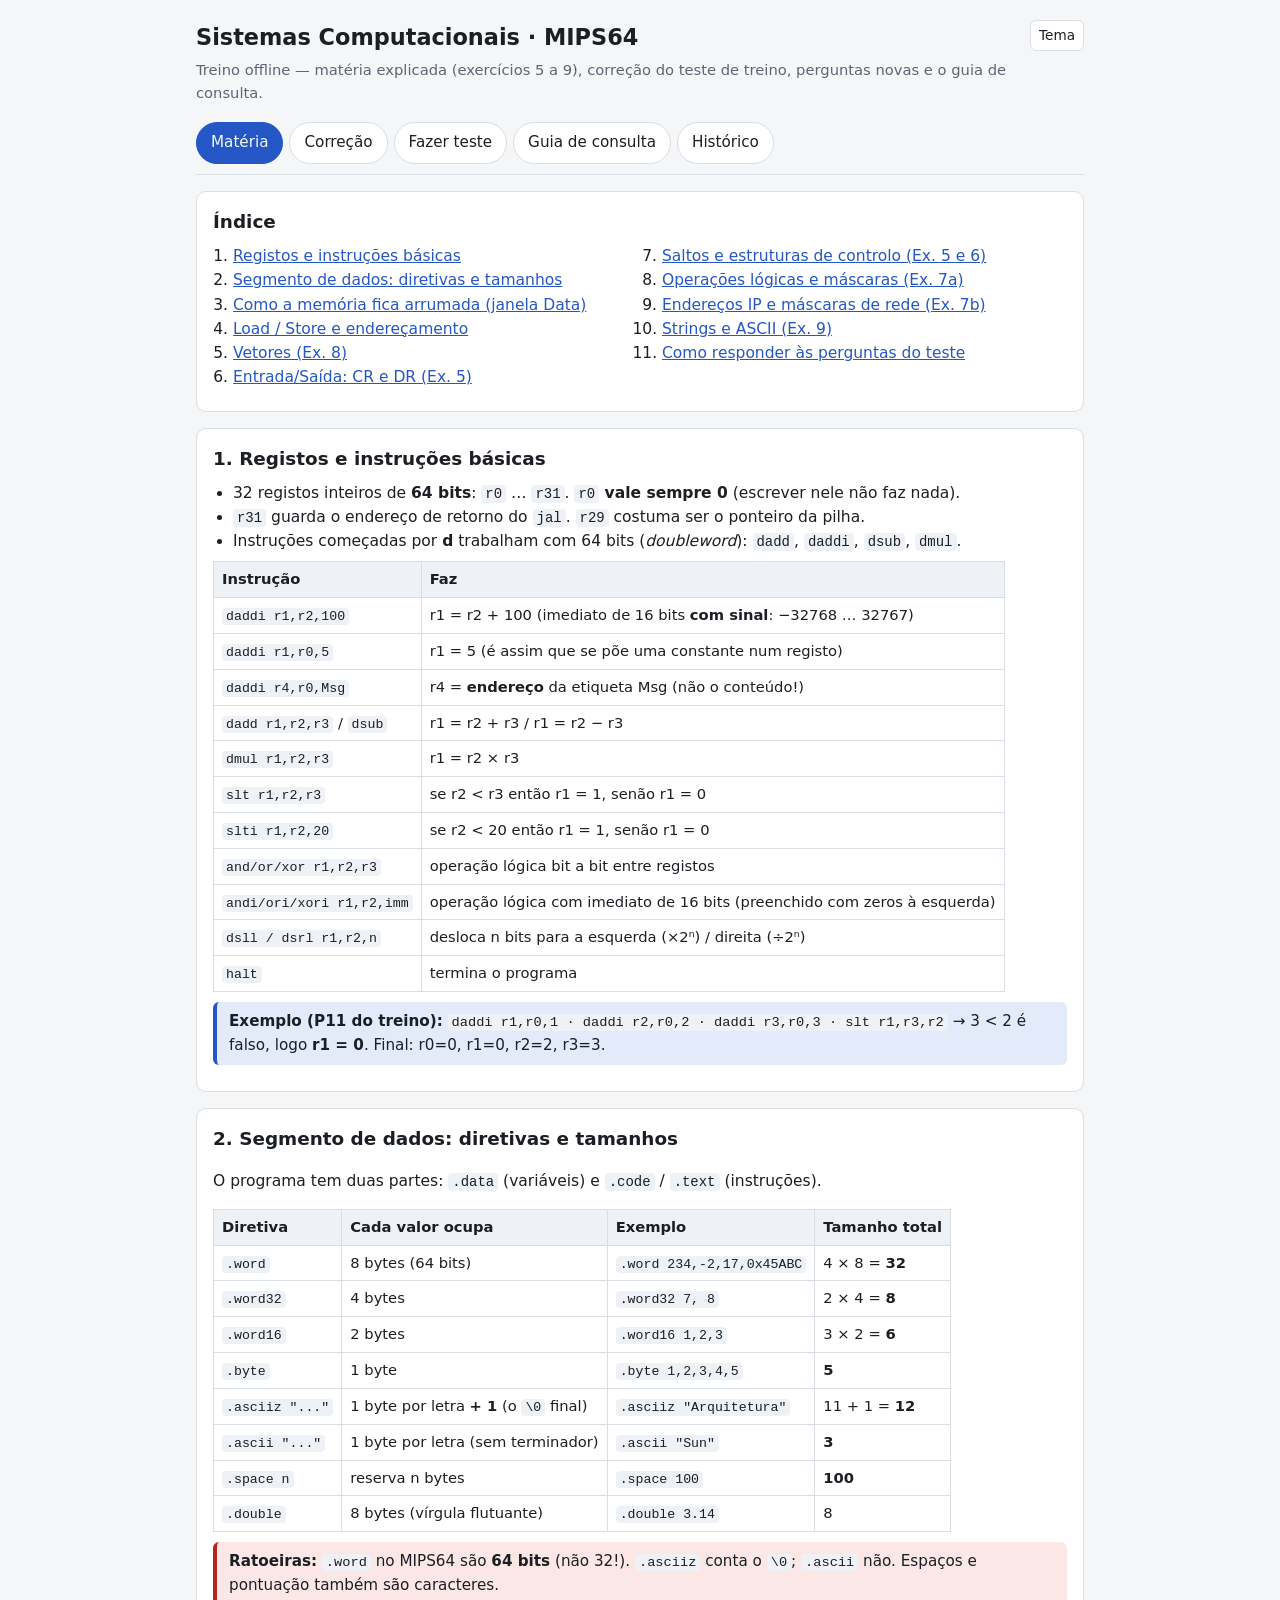
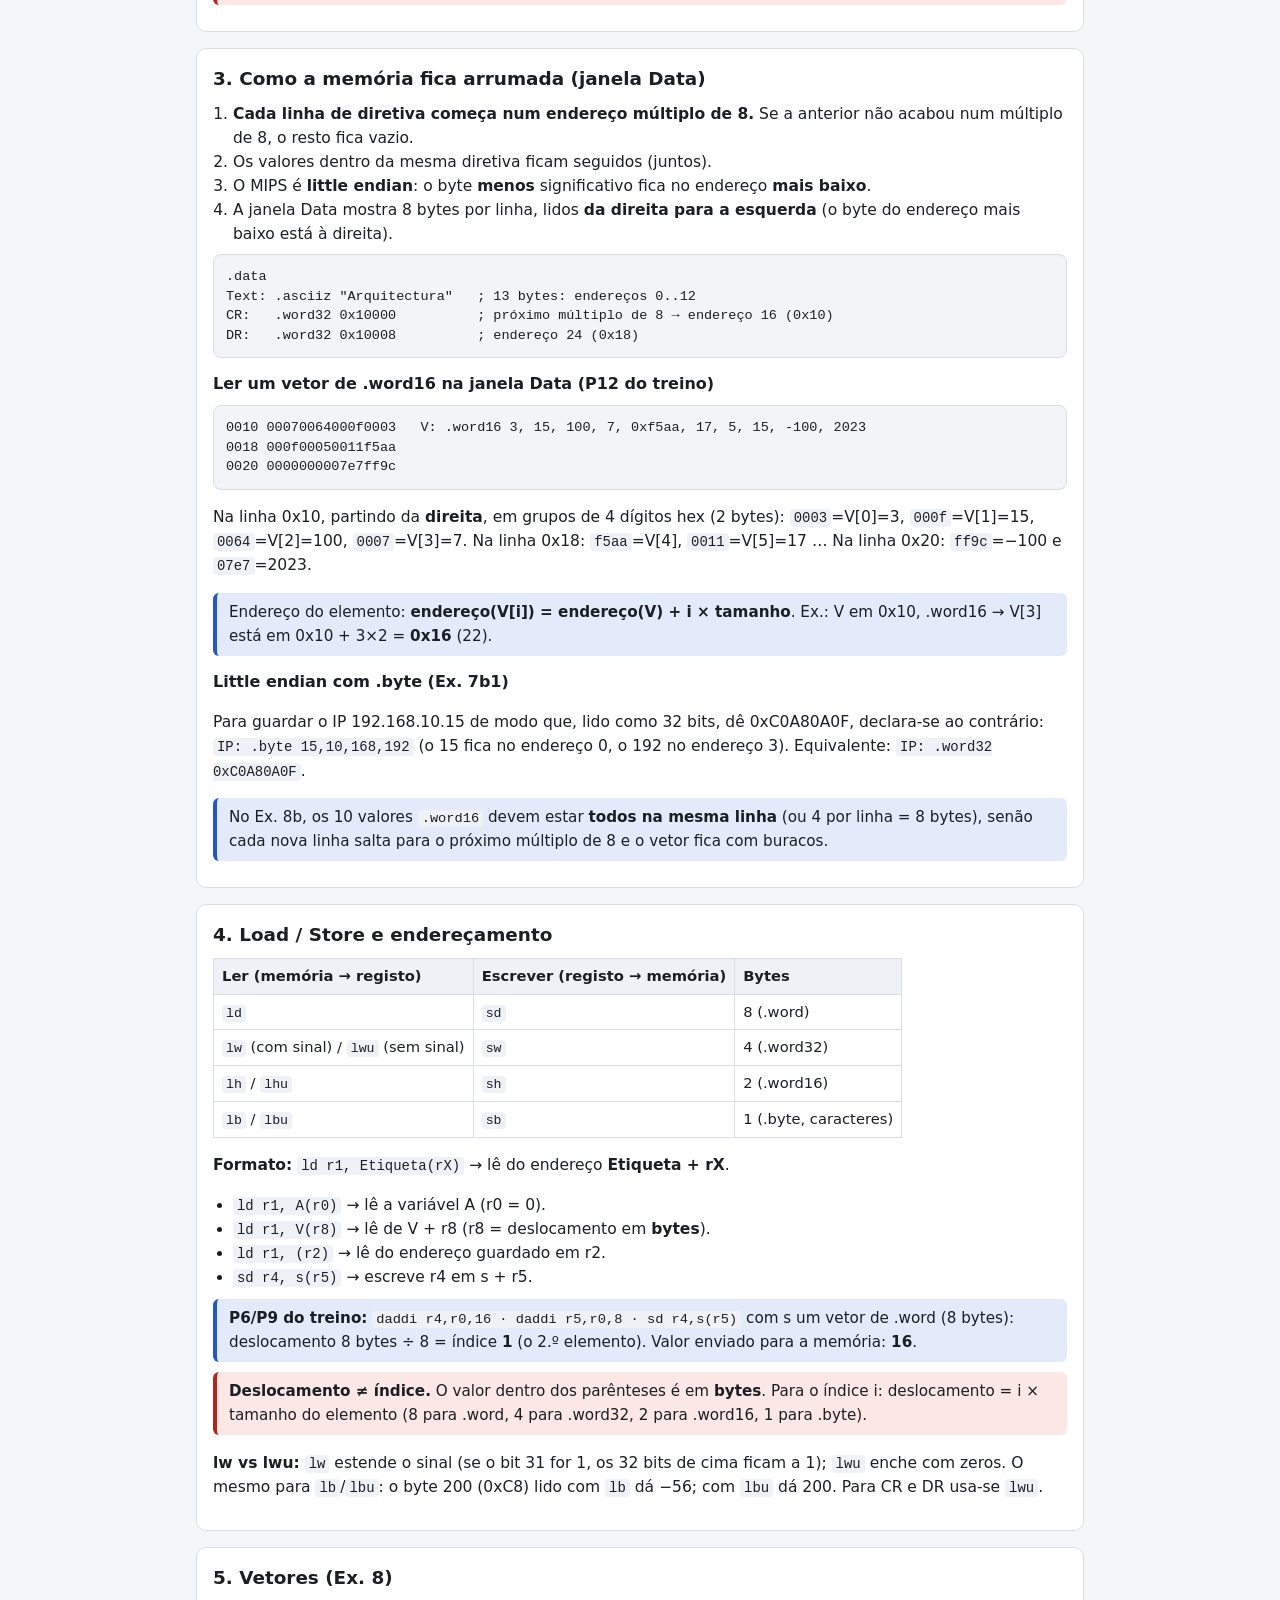
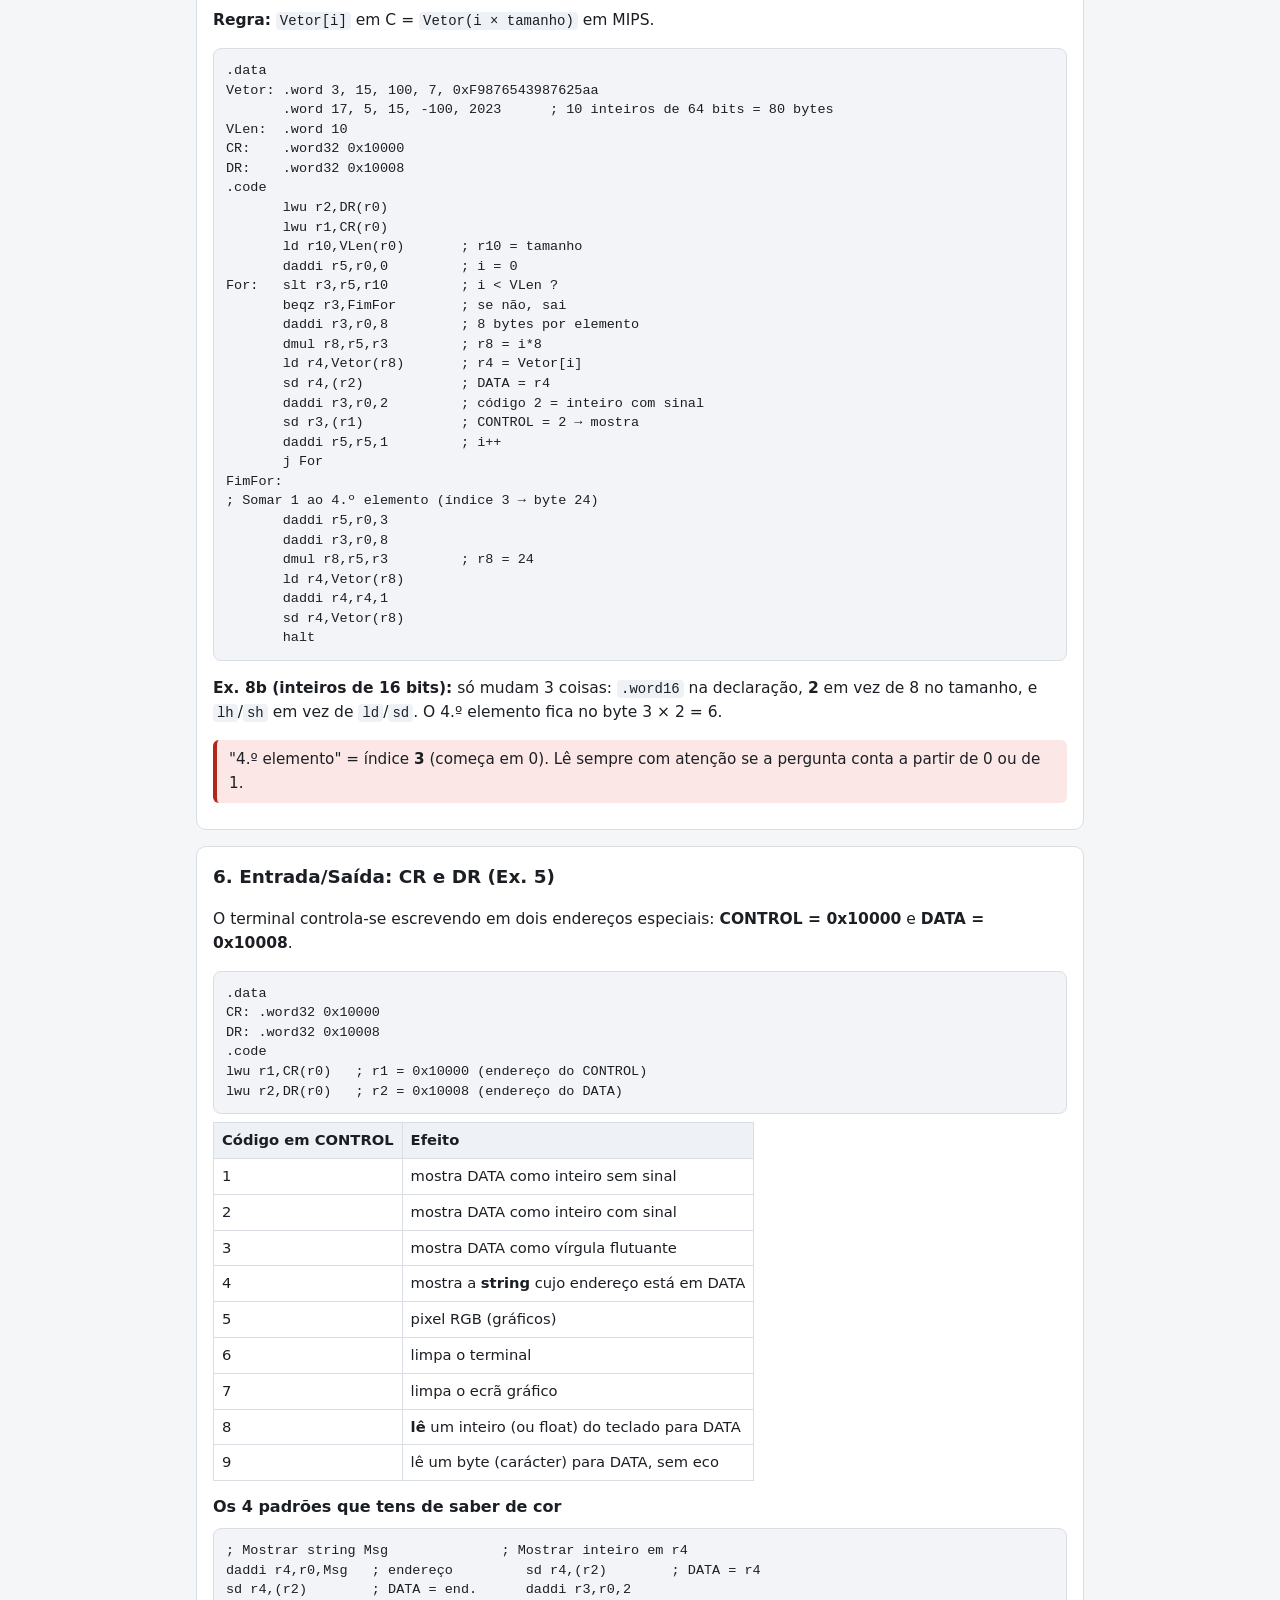
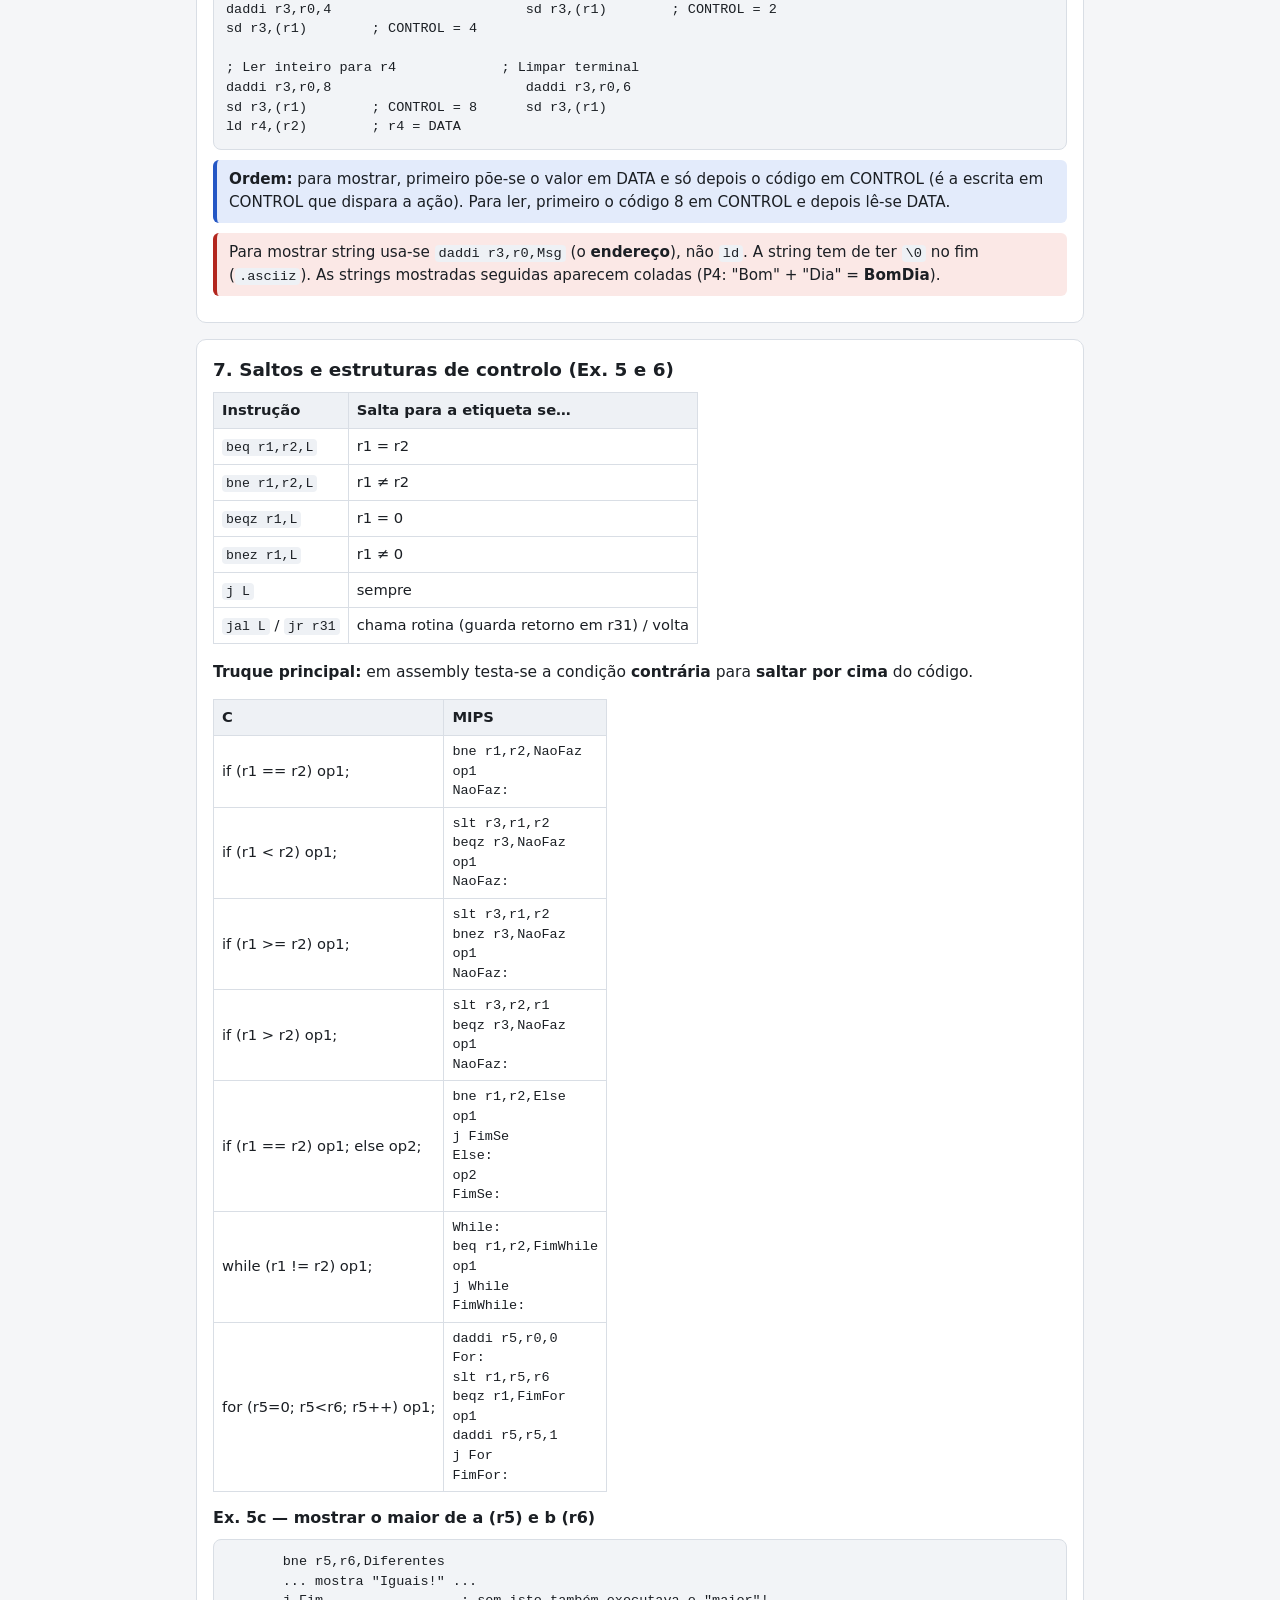
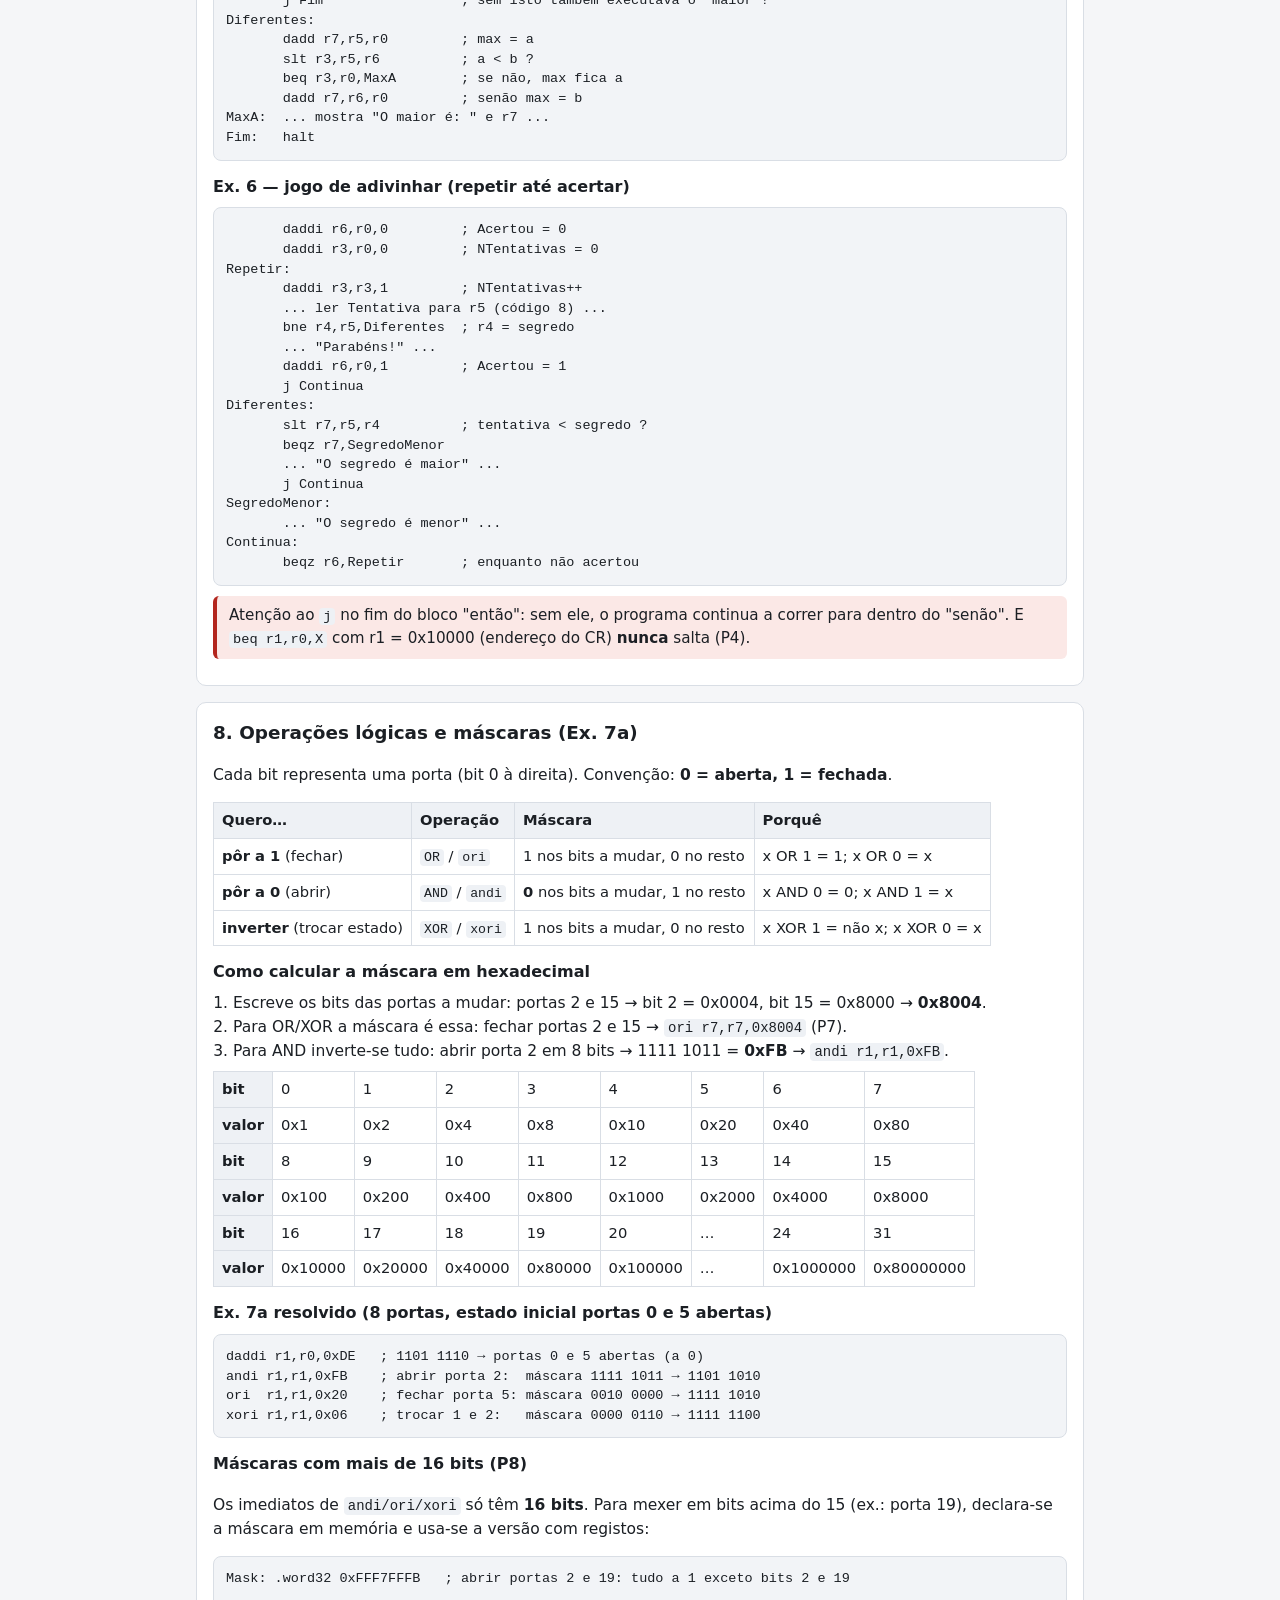
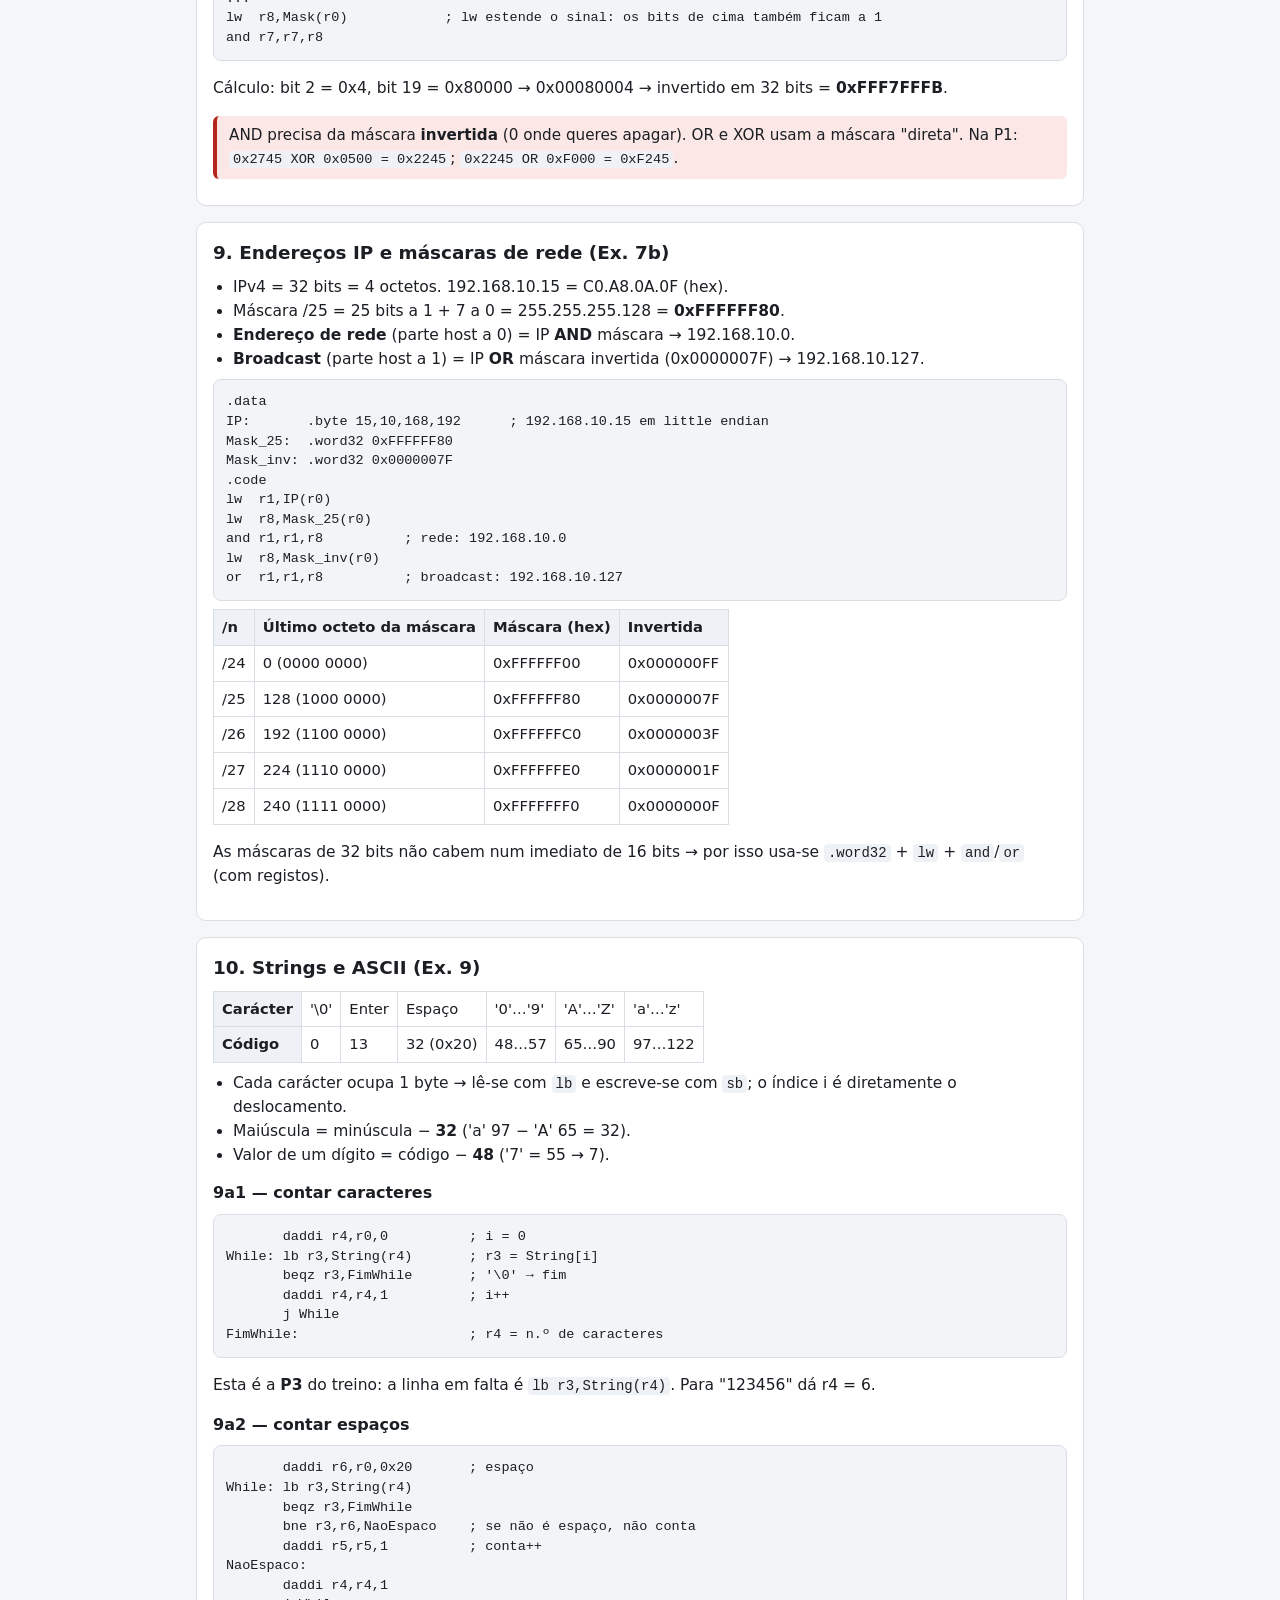
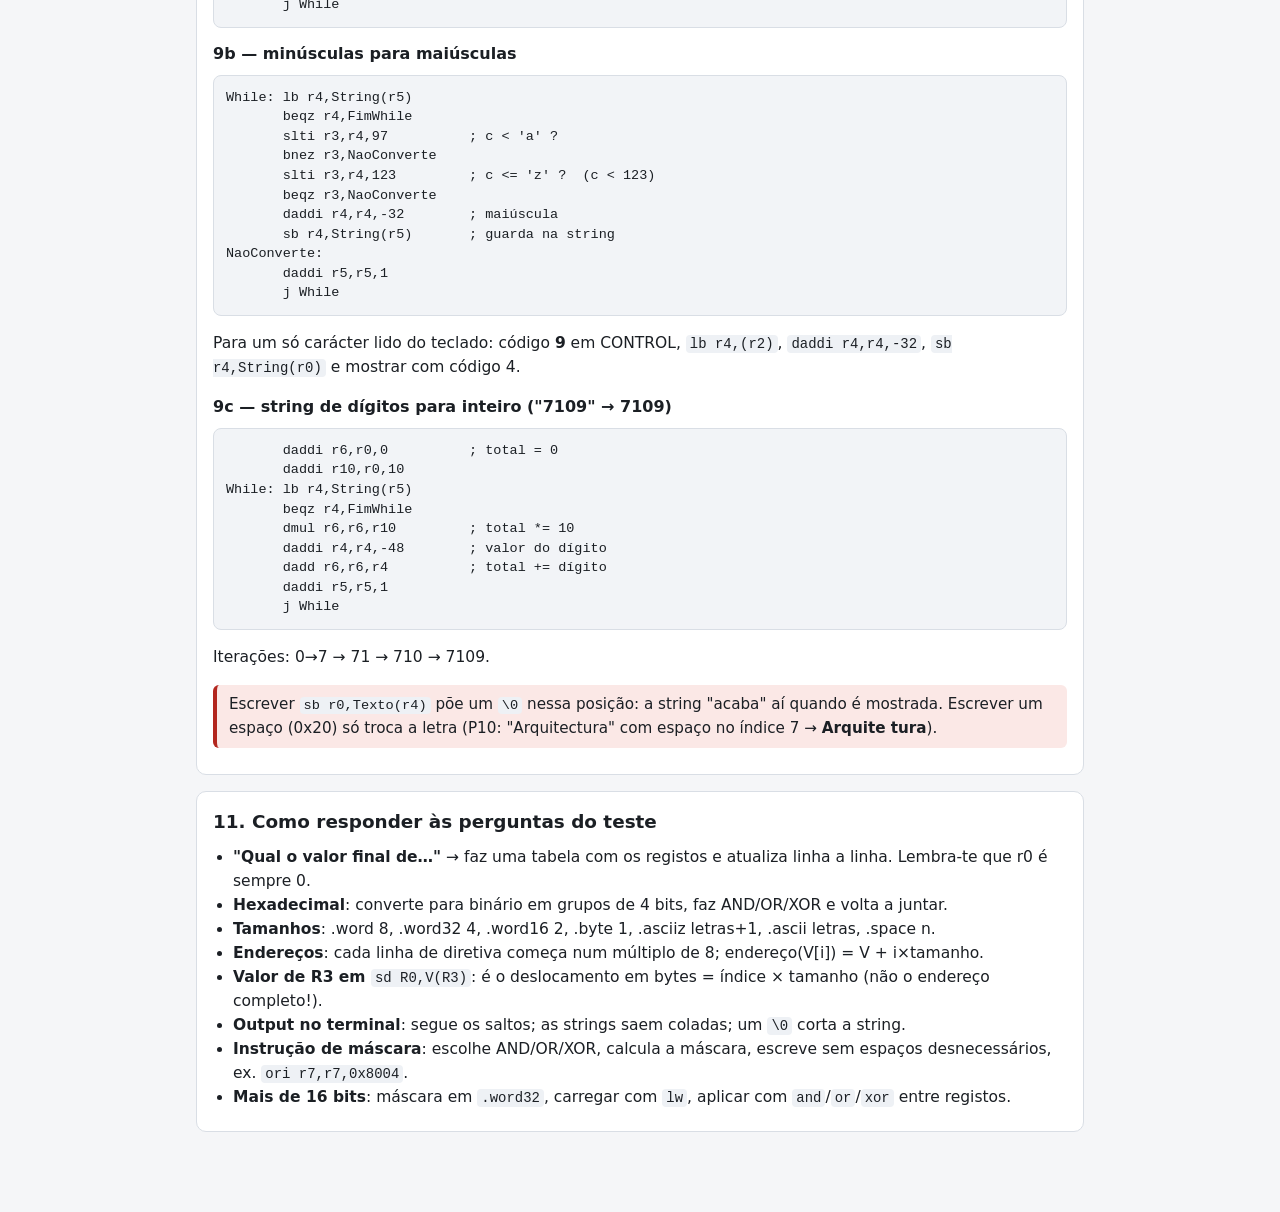
<file: sc-mips-treino/sc-mips-treino.html>
<!doctype html>
<html lang="pt">
<head>
<meta charset="utf-8">
<meta name="viewport" content="width=device-width, initial-scale=1">
<title>SC · MIPS64 Treino</title>
<style>
:root{
  --bg:#f5f6f8; --surface:#ffffff; --surface2:#eef1f5; --text:#1b1f24; --muted:#5d6672;
  --border:#d9dee5; --accent:#2457c5; --accent-weak:#e3ebfb;
  --ok:#1d7a3e; --ok-bg:#e4f4ea; --bad:#b3261e; --bad-bg:#fbe8e6; --warn:#8a5a00; --warn-bg:#fdf1d8;
  --code-bg:#f2f4f7; --radius:10px;
}
@media (prefers-color-scheme: dark){
  :root:not([data-theme="light"]){
    --bg:#121417; --surface:#1b1e23; --surface2:#23272e; --text:#e6e8eb; --muted:#9aa3ae;
    --border:#30353d; --accent:#7aa2ff; --accent-weak:#1f2a44;
    --ok:#5fd28a; --ok-bg:#16301f; --bad:#ff8a80; --bad-bg:#3a1a18; --warn:#f5c35b; --warn-bg:#3a2e12;
    --code-bg:#15181c;
  }
}
:root[data-theme="dark"]{
  --bg:#121417; --surface:#1b1e23; --surface2:#23272e; --text:#e6e8eb; --muted:#9aa3ae;
  --border:#30353d; --accent:#7aa2ff; --accent-weak:#1f2a44;
  --ok:#5fd28a; --ok-bg:#16301f; --bad:#ff8a80; --bad-bg:#3a1a18; --warn:#f5c35b; --warn-bg:#3a2e12;
  --code-bg:#15181c;
}
*{box-sizing:border-box}
html,body{margin:0}
body{background:var(--bg);color:var(--text);font:16px/1.55 system-ui,-apple-system,"Segoe UI",Roboto,sans-serif}
.wrap{max-width:920px;margin:0 auto;padding:0 16px 64px}
header{padding:20px 0 8px;display:flex;justify-content:space-between;align-items:flex-start;gap:12px}
header h1{margin:0;font-size:1.4rem}
header p{margin:4px 0 0;color:var(--muted);font-size:.92rem}
.theme button{font:inherit;font-size:.85rem;border:1px solid var(--border);background:var(--surface);color:var(--text);border-radius:6px;padding:4px 8px;cursor:pointer}
.tabs{position:sticky;top:0;z-index:5;background:var(--bg);display:flex;gap:6px;padding:10px 0;border-bottom:1px solid var(--border);overflow-x:auto}
.tabs button{flex:0 0 auto;border:1px solid var(--border);background:var(--surface);color:var(--text);padding:8px 14px;border-radius:999px;font:inherit;font-size:.95rem;cursor:pointer}
.tabs button.on{background:var(--accent);border-color:var(--accent);color:var(--bg)}
section.tab{display:none;padding-top:16px}
section.tab.on{display:block}
.card{background:var(--surface);border:1px solid var(--border);border-radius:var(--radius);padding:16px;margin:0 0 16px}
.qhead{display:flex;flex-wrap:wrap;align-items:center;gap:8px;margin-bottom:8px}
.qnum{font-weight:700}
.chip{font-size:.75rem;padding:2px 8px;border-radius:999px;background:var(--surface2);color:var(--muted);border:1px solid var(--border)}
.chip-o{background:var(--accent-weak);color:var(--accent);border-color:transparent}
.chip-n{background:var(--warn-bg);color:var(--warn);border-color:transparent}
pre{margin:0;font:13.5px/1.45 ui-monospace,SFMono-Regular,Menlo,Consolas,"Liberation Mono",monospace;white-space:pre;overflow-x:auto}
pre.code{background:var(--code-bg);border:1px solid var(--border);border-radius:8px;padding:12px;margin:8px 0}
code{font:.9em ui-monospace,SFMono-Regular,Menlo,Consolas,monospace;background:var(--surface2);padding:1px 4px;border-radius:4px}
.fields{display:grid;gap:10px;margin-top:10px}
.field{display:grid;gap:4px}
.field .fl{font-size:.95rem}
.field input[type=text],.field select{font:14px ui-monospace,SFMono-Regular,Menlo,Consolas,monospace;padding:7px 9px;border-radius:6px;border:1px solid var(--border);background:var(--surface);color:var(--text);width:100%;max-width:420px}
.radios{display:grid;gap:8px}
label.ans{display:flex;gap:10px;align-items:flex-start;border:1px solid var(--border);border-radius:8px;padding:10px;cursor:pointer;background:var(--surface)}
label.ans.sel{border-color:var(--accent);background:var(--accent-weak)}
label.ans input{margin-top:4px}
.sol{display:flex;flex-wrap:wrap;gap:6px;align-items:baseline;padding:8px 10px;border-radius:8px;background:var(--ok-bg);border:1px solid var(--ok)}
.sol .k{font-size:.9rem}
.sol .v{font:600 14px ui-monospace,SFMono-Regular,Menlo,Consolas,monospace;color:var(--ok);white-space:pre-wrap}
.sol.bad{background:var(--bad-bg);border-color:var(--bad)}
.sol .mine{font:14px ui-monospace,SFMono-Regular,Menlo,Consolas,monospace;color:var(--bad);white-space:pre-wrap}
.sol .note{width:100%}
.optlist{display:grid;gap:8px}
.opt{display:flex;gap:10px;border:1px solid var(--border);border-radius:8px;padding:10px}
.opt.ok{border-color:var(--ok);background:var(--ok-bg)}
.opt.chosen-bad{border-color:var(--bad);background:var(--bad-bg)}
.opt .letter{flex:0 0 24px;height:24px;border-radius:50%;display:grid;place-items:center;background:var(--surface2);font-weight:700;font-size:.8rem}
.opt.ok .letter{background:var(--ok);color:var(--bg)}
.exp{margin-top:12px;padding:12px;border-radius:8px;background:var(--surface2);font-size:.95rem}
.exp strong:first-child{display:block;margin-bottom:4px}
.exp ol,.exp ul{margin:6px 0;padding-left:20px}
.hidden-sol .sol,.hidden-sol .exp,.hidden-sol .opt .why{display:none}
.hidden-sol .opt.ok{border-color:var(--border);background:transparent}
.hidden-sol .opt.ok .letter{background:var(--surface2);color:var(--text)}
.reveal{display:none;margin-top:10px}
.hidden-sol .reveal{display:inline-block}
.toolbar{display:flex;flex-wrap:wrap;gap:12px;align-items:center;margin-bottom:14px}
.toolbar label{display:flex;gap:6px;align-items:center;font-size:.95rem}
select,input[type=number]{font:inherit;padding:6px 8px;border-radius:6px;border:1px solid var(--border);background:var(--surface);color:var(--text)}
.btn{font:inherit;border:1px solid var(--accent);background:var(--accent);color:var(--bg);padding:9px 16px;border-radius:8px;cursor:pointer}
.btn.ghost{background:transparent;color:var(--accent)}
.btn.danger{border-color:var(--bad);background:transparent;color:var(--bad)}
.btn:disabled{opacity:.45;cursor:default}
.form{display:grid;gap:12px;max-width:520px}
.form label{display:grid;gap:4px;font-size:.95rem}
.form .row{display:flex;gap:8px;align-items:center}
.note{font-size:.88rem;color:var(--muted)}
.banner{border:1px solid var(--warn);background:var(--warn-bg);border-radius:8px;padding:12px;margin-bottom:14px;display:flex;flex-wrap:wrap;gap:10px;align-items:center}
.runbar{display:flex;justify-content:space-between;align-items:center;gap:8px;padding:8px 0;flex-wrap:wrap}
.timer{font-variant-numeric:tabular-nums;font-weight:700;padding:4px 10px;border-radius:6px;background:var(--surface2)}
.timer.low{background:var(--bad-bg);color:var(--bad)}
.navrow{display:flex;justify-content:space-between;gap:8px;margin:12px 0}
.grid{display:flex;flex-wrap:wrap;gap:6px;margin-top:8px}
.grid button{width:38px;height:38px;border-radius:6px;border:1px solid var(--border);background:var(--surface);color:var(--text);font:inherit;font-size:.85rem;cursor:pointer}
.grid button.done{background:var(--surface2);border-color:var(--muted)}
.grid button.cur{outline:2px solid var(--accent);outline-offset:1px}
.grid button.ok{background:var(--ok-bg);border-color:var(--ok);color:var(--ok)}
.grid button.part{background:var(--warn-bg);border-color:var(--warn);color:var(--warn)}
.grid button.bad{background:var(--bad-bg);border-color:var(--bad);color:var(--bad)}
.stats{display:grid;grid-template-columns:repeat(auto-fit,minmax(120px,1fr));gap:10px;margin:10px 0 16px}
.stat{background:var(--surface);border:1px solid var(--border);border-radius:8px;padding:12px}
.stat .v{font-size:1.6rem;font-weight:700;font-variant-numeric:tabular-nums}
.stat .l{font-size:.82rem;color:var(--muted)}
.stat.ok .v{color:var(--ok)} .stat.bad .v{color:var(--bad)}
table{border-collapse:collapse;font-size:.92rem}
th,td{text-align:left;padding:6px 8px;border:1px solid var(--border)}
th{background:var(--surface2);font-weight:600}
.tablewrap{overflow-x:auto;margin:8px 0}
.mat h2{font-size:1.15rem;margin:0 0 8px}
.mat h3{font-size:1rem;margin:14px 0 6px}
.mat p,.mat li{font-size:.97rem}
.mat ul,.mat ol{padding-left:20px;margin:6px 0}
.toc{columns:2;column-gap:24px;padding-left:20px;margin:0}
.toc a{color:var(--accent)}
@media (max-width:600px){.toc{columns:1}}
.tip{border-left:4px solid var(--accent);background:var(--accent-weak);padding:8px 12px;border-radius:6px;margin:10px 0;font-size:.95rem}
.trap{border-left:4px solid var(--bad);background:var(--bad-bg);padding:8px 12px;border-radius:6px;margin:10px 0;font-size:.95rem}
.hist td,.hist th{border:none;border-bottom:1px solid var(--border)}
</style>
</head>
<body>
<div class="wrap">
<header>
  <div>
    <h1>Sistemas Computacionais · MIPS64</h1>
    <p>Treino offline — matéria explicada (exercícios 5 a 9), correção do teste de treino, perguntas novas e o guia de consulta.</p>
  </div>
  <div class="theme"><button id="themeBtn" type="button">Tema</button></div>
</header>

<nav class="tabs" id="tabs">
  <button data-tab="materia" class="on">Matéria</button>
  <button data-tab="correcao">Correção</button>
  <button data-tab="teste">Fazer teste</button>
  <button data-tab="guia">Guia de consulta</button>
  <button data-tab="historico">Histórico</button>
</nav>

<!-- ======================= MATÉRIA ======================= -->
<section class="tab on mat" id="tab-materia">
<div class="card">
  <h2>Índice</h2>
  <ol class="toc">
    <li><a href="#m1">Registos e instruções básicas</a></li>
    <li><a href="#m2">Segmento de dados: diretivas e tamanhos</a></li>
    <li><a href="#m3">Como a memória fica arrumada (janela Data)</a></li>
    <li><a href="#m4">Load / Store e endereçamento</a></li>
    <li><a href="#m5">Vetores (Ex. 8)</a></li>
    <li><a href="#m6">Entrada/Saída: CR e DR (Ex. 5)</a></li>
    <li><a href="#m7">Saltos e estruturas de controlo (Ex. 5 e 6)</a></li>
    <li><a href="#m8">Operações lógicas e máscaras (Ex. 7a)</a></li>
    <li><a href="#m9">Endereços IP e máscaras de rede (Ex. 7b)</a></li>
    <li><a href="#m10">Strings e ASCII (Ex. 9)</a></li>
    <li><a href="#m11">Como responder às perguntas do teste</a></li>
  </ol>
</div>

<div class="card" id="m1">
<h2>1. Registos e instruções básicas</h2>
<ul>
<li>32 registos inteiros de <b>64 bits</b>: <code>r0</code> … <code>r31</code>. <b><code>r0</code> vale sempre 0</b> (escrever nele não faz nada).</li>
<li><code>r31</code> guarda o endereço de retorno do <code>jal</code>. <code>r29</code> costuma ser o ponteiro da pilha.</li>
<li>Instruções começadas por <b>d</b> trabalham com 64 bits (<i>doubleword</i>): <code>dadd</code>, <code>daddi</code>, <code>dsub</code>, <code>dmul</code>.</li>
</ul>
<div class="tablewrap"><table>
<tr><th>Instrução</th><th>Faz</th></tr>
<tr><td><code>daddi r1,r2,100</code></td><td>r1 = r2 + 100 (imediato de 16 bits <b>com sinal</b>: −32768 … 32767)</td></tr>
<tr><td><code>daddi r1,r0,5</code></td><td>r1 = 5 (é assim que se põe uma constante num registo)</td></tr>
<tr><td><code>daddi r4,r0,Msg</code></td><td>r4 = <b>endereço</b> da etiqueta Msg (não o conteúdo!)</td></tr>
<tr><td><code>dadd r1,r2,r3</code> / <code>dsub</code></td><td>r1 = r2 + r3 / r1 = r2 − r3</td></tr>
<tr><td><code>dmul r1,r2,r3</code></td><td>r1 = r2 × r3</td></tr>
<tr><td><code>slt r1,r2,r3</code></td><td>se r2 &lt; r3 então r1 = 1, senão r1 = 0</td></tr>
<tr><td><code>slti r1,r2,20</code></td><td>se r2 &lt; 20 então r1 = 1, senão r1 = 0</td></tr>
<tr><td><code>and/or/xor r1,r2,r3</code></td><td>operação lógica bit a bit entre registos</td></tr>
<tr><td><code>andi/ori/xori r1,r2,imm</code></td><td>operação lógica com imediato de 16 bits (preenchido com zeros à esquerda)</td></tr>
<tr><td><code>dsll / dsrl r1,r2,n</code></td><td>desloca n bits para a esquerda (×2ⁿ) / direita (÷2ⁿ)</td></tr>
<tr><td><code>halt</code></td><td>termina o programa</td></tr>
</table></div>
<div class="tip"><b>Exemplo (P11 do treino):</b> <code>daddi r1,r0,1 · daddi r2,r0,2 · daddi r3,r0,3 · slt r1,r3,r2</code> → 3 &lt; 2 é falso, logo <b>r1 = 0</b>. Final: r0=0, r1=0, r2=2, r3=3.</div>
</div>

<div class="card" id="m2">
<h2>2. Segmento de dados: diretivas e tamanhos</h2>
<p>O programa tem duas partes: <code>.data</code> (variáveis) e <code>.code</code> / <code>.text</code> (instruções).</p>
<div class="tablewrap"><table>
<tr><th>Diretiva</th><th>Cada valor ocupa</th><th>Exemplo</th><th>Tamanho total</th></tr>
<tr><td><code>.word</code></td><td>8 bytes (64 bits)</td><td><code>.word 234,-2,17,0x45ABC</code></td><td>4 × 8 = <b>32</b></td></tr>
<tr><td><code>.word32</code></td><td>4 bytes</td><td><code>.word32 7, 8</code></td><td>2 × 4 = <b>8</b></td></tr>
<tr><td><code>.word16</code></td><td>2 bytes</td><td><code>.word16 1,2,3</code></td><td>3 × 2 = <b>6</b></td></tr>
<tr><td><code>.byte</code></td><td>1 byte</td><td><code>.byte 1,2,3,4,5</code></td><td><b>5</b></td></tr>
<tr><td><code>.asciiz "..."</code></td><td>1 byte por letra <b>+ 1</b> (o <code>\0</code> final)</td><td><code>.asciiz "Arquitetura"</code></td><td>11 + 1 = <b>12</b></td></tr>
<tr><td><code>.ascii "..."</code></td><td>1 byte por letra (sem terminador)</td><td><code>.ascii "Sun"</code></td><td><b>3</b></td></tr>
<tr><td><code>.space n</code></td><td>reserva n bytes</td><td><code>.space 100</code></td><td><b>100</b></td></tr>
<tr><td><code>.double</code></td><td>8 bytes (vírgula flutuante)</td><td><code>.double 3.14</code></td><td>8</td></tr>
</table></div>
<div class="trap"><b>Ratoeiras:</b> <code>.word</code> no MIPS64 são <b>64 bits</b> (não 32!). <code>.asciiz</code> conta o <code>\0</code>; <code>.ascii</code> não. Espaços e pontuação também são caracteres.</div>
</div>

<div class="card" id="m3">
<h2>3. Como a memória fica arrumada (janela Data)</h2>
<ol>
<li><b>Cada linha de diretiva começa num endereço múltiplo de 8.</b> Se a anterior não acabou num múltiplo de 8, o resto fica vazio.</li>
<li>Os valores dentro da mesma diretiva ficam seguidos (juntos).</li>
<li>O MIPS é <b>little endian</b>: o byte <b>menos</b> significativo fica no endereço <b>mais baixo</b>.</li>
<li>A janela Data mostra 8 bytes por linha, lidos <b>da direita para a esquerda</b> (o byte do endereço mais baixo está à direita).</li>
</ol>
<pre class="code">.data
Text: .asciiz "Arquitectura"   ; 13 bytes: endereços 0..12
CR:   .word32 0x10000          ; próximo múltiplo de 8 → endereço 16 (0x10)
DR:   .word32 0x10008          ; endereço 24 (0x18)</pre>
<h3>Ler um vetor de .word16 na janela Data (P12 do treino)</h3>
<pre class="code">0010 00070064000f0003   V: .word16 3, 15, 100, 7, 0xf5aa, 17, 5, 15, -100, 2023
0018 000f00050011f5aa
0020 0000000007e7ff9c</pre>
<p>Na linha 0x10, partindo da <b>direita</b>, em grupos de 4 dígitos hex (2 bytes): <code>0003</code>=V[0]=3, <code>000f</code>=V[1]=15, <code>0064</code>=V[2]=100, <code>0007</code>=V[3]=7. Na linha 0x18: <code>f5aa</code>=V[4], <code>0011</code>=V[5]=17 … Na linha 0x20: <code>ff9c</code>=−100 e <code>07e7</code>=2023.</p>
<div class="tip">Endereço do elemento: <b>endereço(V[i]) = endereço(V) + i × tamanho</b>. Ex.: V em 0x10, .word16 → V[3] está em 0x10 + 3×2 = <b>0x16</b> (22).</div>
<h3>Little endian com .byte (Ex. 7b1)</h3>
<p>Para guardar o IP 192.168.10.15 de modo que, lido como 32 bits, dê 0xC0A80A0F, declara-se ao contrário: <code>IP: .byte 15,10,168,192</code> (o 15 fica no endereço 0, o 192 no endereço 3). Equivalente: <code>IP: .word32 0xC0A80A0F</code>.</p>
<div class="tip">No Ex. 8b, os 10 valores <code>.word16</code> devem estar <b>todos na mesma linha</b> (ou 4 por linha = 8 bytes), senão cada nova linha salta para o próximo múltiplo de 8 e o vetor fica com buracos.</div>
</div>

<div class="card" id="m4">
<h2>4. Load / Store e endereçamento</h2>
<div class="tablewrap"><table>
<tr><th>Ler (memória → registo)</th><th>Escrever (registo → memória)</th><th>Bytes</th></tr>
<tr><td><code>ld</code></td><td><code>sd</code></td><td>8 (.word)</td></tr>
<tr><td><code>lw</code> (com sinal) / <code>lwu</code> (sem sinal)</td><td><code>sw</code></td><td>4 (.word32)</td></tr>
<tr><td><code>lh</code> / <code>lhu</code></td><td><code>sh</code></td><td>2 (.word16)</td></tr>
<tr><td><code>lb</code> / <code>lbu</code></td><td><code>sb</code></td><td>1 (.byte, caracteres)</td></tr>
</table></div>
<p><b>Formato:</b> <code>ld r1, Etiqueta(rX)</code> → lê do endereço <b>Etiqueta + rX</b>.</p>
<ul>
<li><code>ld r1, A(r0)</code> → lê a variável A (r0 = 0).</li>
<li><code>ld r1, V(r8)</code> → lê de V + r8 (r8 = deslocamento em <b>bytes</b>).</li>
<li><code>ld r1, (r2)</code> → lê do endereço guardado em r2.</li>
<li><code>sd r4, s(r5)</code> → escreve r4 em s + r5.</li>
</ul>
<div class="tip"><b>P6/P9 do treino:</b> <code>daddi r4,r0,16 · daddi r5,r0,8 · sd r4,s(r5)</code> com s um vetor de .word (8 bytes): deslocamento 8 bytes ÷ 8 = índice <b>1</b> (o 2.º elemento). Valor enviado para a memória: <b>16</b>.</div>
<div class="trap"><b>Deslocamento ≠ índice.</b> O valor dentro dos parênteses é em <b>bytes</b>. Para o índice i: deslocamento = i × tamanho do elemento (8 para .word, 4 para .word32, 2 para .word16, 1 para .byte).</div>
<p><b>lw vs lwu:</b> <code>lw</code> estende o sinal (se o bit 31 for 1, os 32 bits de cima ficam a 1); <code>lwu</code> enche com zeros. O mesmo para <code>lb</code>/<code>lbu</code>: o byte 200 (0xC8) lido com <code>lb</code> dá −56; com <code>lbu</code> dá 200. Para CR e DR usa-se <code>lwu</code>.</p>
</div>

<div class="card" id="m5">
<h2>5. Vetores (Ex. 8)</h2>
<p><b>Regra:</b> <code>Vetor[i]</code> em C = <code>Vetor(i × tamanho)</code> em MIPS.</p>
<pre class="code">.data
Vetor: .word 3, 15, 100, 7, 0xF9876543987625aa
       .word 17, 5, 15, -100, 2023      ; 10 inteiros de 64 bits = 80 bytes
VLen:  .word 10
CR:    .word32 0x10000
DR:    .word32 0x10008
.code
       lwu r2,DR(r0)
       lwu r1,CR(r0)
       ld r10,VLen(r0)       ; r10 = tamanho
       daddi r5,r0,0         ; i = 0
For:   slt r3,r5,r10         ; i &lt; VLen ?
       beqz r3,FimFor        ; se não, sai
       daddi r3,r0,8         ; 8 bytes por elemento
       dmul r8,r5,r3         ; r8 = i*8
       ld r4,Vetor(r8)       ; r4 = Vetor[i]
       sd r4,(r2)            ; DATA = r4
       daddi r3,r0,2         ; código 2 = inteiro com sinal
       sd r3,(r1)            ; CONTROL = 2 → mostra
       daddi r5,r5,1         ; i++
       j For
FimFor:
; Somar 1 ao 4.º elemento (índice 3 → byte 24)
       daddi r5,r0,3
       daddi r3,r0,8
       dmul r8,r5,r3         ; r8 = 24
       ld r4,Vetor(r8)
       daddi r4,r4,1
       sd r4,Vetor(r8)
       halt</pre>
<p><b>Ex. 8b (inteiros de 16 bits):</b> só mudam 3 coisas: <code>.word16</code> na declaração, <b>2</b> em vez de 8 no tamanho, e <code>lh</code>/<code>sh</code> em vez de <code>ld</code>/<code>sd</code>. O 4.º elemento fica no byte 3 × 2 = 6.</p>
<div class="trap">"4.º elemento" = índice <b>3</b> (começa em 0). Lê sempre com atenção se a pergunta conta a partir de 0 ou de 1.</div>
</div>

<div class="card" id="m6">
<h2>6. Entrada/Saída: CR e DR (Ex. 5)</h2>
<p>O terminal controla-se escrevendo em dois endereços especiais: <b>CONTROL = 0x10000</b> e <b>DATA = 0x10008</b>.</p>
<pre class="code">.data
CR: .word32 0x10000
DR: .word32 0x10008
.code
lwu r1,CR(r0)   ; r1 = 0x10000 (endereço do CONTROL)
lwu r2,DR(r0)   ; r2 = 0x10008 (endereço do DATA)</pre>
<div class="tablewrap"><table>
<tr><th>Código em CONTROL</th><th>Efeito</th></tr>
<tr><td>1</td><td>mostra DATA como inteiro sem sinal</td></tr>
<tr><td>2</td><td>mostra DATA como inteiro com sinal</td></tr>
<tr><td>3</td><td>mostra DATA como vírgula flutuante</td></tr>
<tr><td>4</td><td>mostra a <b>string</b> cujo endereço está em DATA</td></tr>
<tr><td>5</td><td>pixel RGB (gráficos)</td></tr>
<tr><td>6</td><td>limpa o terminal</td></tr>
<tr><td>7</td><td>limpa o ecrã gráfico</td></tr>
<tr><td>8</td><td><b>lê</b> um inteiro (ou float) do teclado para DATA</td></tr>
<tr><td>9</td><td>lê um byte (carácter) para DATA, sem eco</td></tr>
</table></div>
<h3>Os 4 padrões que tens de saber de cor</h3>
<pre class="code">; Mostrar string Msg              ; Mostrar inteiro em r4
daddi r4,r0,Msg   ; endereço         sd r4,(r2)        ; DATA = r4
sd r4,(r2)        ; DATA = end.      daddi r3,r0,2
daddi r3,r0,4                        sd r3,(r1)        ; CONTROL = 2
sd r3,(r1)        ; CONTROL = 4

; Ler inteiro para r4             ; Limpar terminal
daddi r3,r0,8                        daddi r3,r0,6
sd r3,(r1)        ; CONTROL = 8      sd r3,(r1)
ld r4,(r2)        ; r4 = DATA</pre>
<div class="tip"><b>Ordem:</b> para mostrar, primeiro põe-se o valor em DATA e só depois o código em CONTROL (é a escrita em CONTROL que dispara a ação). Para ler, primeiro o código 8 em CONTROL e depois lê-se DATA.</div>
<div class="trap">Para mostrar string usa-se <code>daddi r3,r0,Msg</code> (o <b>endereço</b>), não <code>ld</code>. A string tem de ter <code>\0</code> no fim (<code>.asciiz</code>). As strings mostradas seguidas aparecem coladas (P4: "Bom" + "Dia" = <b>BomDia</b>).</div>
</div>

<div class="card" id="m7">
<h2>7. Saltos e estruturas de controlo (Ex. 5 e 6)</h2>
<div class="tablewrap"><table>
<tr><th>Instrução</th><th>Salta para a etiqueta se…</th></tr>
<tr><td><code>beq r1,r2,L</code></td><td>r1 = r2</td></tr>
<tr><td><code>bne r1,r2,L</code></td><td>r1 ≠ r2</td></tr>
<tr><td><code>beqz r1,L</code></td><td>r1 = 0</td></tr>
<tr><td><code>bnez r1,L</code></td><td>r1 ≠ 0</td></tr>
<tr><td><code>j L</code></td><td>sempre</td></tr>
<tr><td><code>jal L</code> / <code>jr r31</code></td><td>chama rotina (guarda retorno em r31) / volta</td></tr>
</table></div>
<p><b>Truque principal:</b> em assembly testa-se a condição <b>contrária</b> para <b>saltar por cima</b> do código.</p>
<div class="tablewrap"><table>
<tr><th>C</th><th>MIPS</th></tr>
<tr><td>if (r1 == r2) op1;</td><td><pre>bne r1,r2,NaoFaz
op1
NaoFaz:</pre></td></tr>
<tr><td>if (r1 &lt; r2) op1;</td><td><pre>slt r3,r1,r2
beqz r3,NaoFaz
op1
NaoFaz:</pre></td></tr>
<tr><td>if (r1 &gt;= r2) op1;</td><td><pre>slt r3,r1,r2
bnez r3,NaoFaz
op1
NaoFaz:</pre></td></tr>
<tr><td>if (r1 &gt; r2) op1;</td><td><pre>slt r3,r2,r1
beqz r3,NaoFaz
op1
NaoFaz:</pre></td></tr>
<tr><td>if (r1 == r2) op1; else op2;</td><td><pre>bne r1,r2,Else
op1
j FimSe
Else:
op2
FimSe:</pre></td></tr>
<tr><td>while (r1 != r2) op1;</td><td><pre>While:
beq r1,r2,FimWhile
op1
j While
FimWhile:</pre></td></tr>
<tr><td>for (r5=0; r5&lt;r6; r5++) op1;</td><td><pre>daddi r5,r0,0
For:
slt r1,r5,r6
beqz r1,FimFor
op1
daddi r5,r5,1
j For
FimFor:</pre></td></tr>
</table></div>
<h3>Ex. 5c — mostrar o maior de a (r5) e b (r6)</h3>
<pre class="code">       bne r5,r6,Diferentes
       ... mostra "Iguais!" ...
       j Fim                 ; sem isto também executava o "maior"!
Diferentes:
       dadd r7,r5,r0         ; max = a
       slt r3,r5,r6          ; a &lt; b ?
       beq r3,r0,MaxA        ; se não, max fica a
       dadd r7,r6,r0         ; senão max = b
MaxA:  ... mostra "O maior é: " e r7 ...
Fim:   halt</pre>
<h3>Ex. 6 — jogo de adivinhar (repetir até acertar)</h3>
<pre class="code">       daddi r6,r0,0         ; Acertou = 0
       daddi r3,r0,0         ; NTentativas = 0
Repetir:
       daddi r3,r3,1         ; NTentativas++
       ... ler Tentativa para r5 (código 8) ...
       bne r4,r5,Diferentes  ; r4 = segredo
       ... "Parabéns!" ...
       daddi r6,r0,1         ; Acertou = 1
       j Continua
Diferentes:
       slt r7,r5,r4          ; tentativa &lt; segredo ?
       beqz r7,SegredoMenor
       ... "O segredo é maior" ...
       j Continua
SegredoMenor:
       ... "O segredo é menor" ...
Continua:
       beqz r6,Repetir       ; enquanto não acertou</pre>
<div class="trap">Atenção ao <code>j</code> no fim do bloco "então": sem ele, o programa continua a correr para dentro do "senão". E <code>beq r1,r0,X</code> com r1 = 0x10000 (endereço do CR) <b>nunca</b> salta (P4).</div>
</div>

<div class="card" id="m8">
<h2>8. Operações lógicas e máscaras (Ex. 7a)</h2>
<p>Cada bit representa uma porta (bit 0 à direita). Convenção: <b>0 = aberta, 1 = fechada</b>.</p>
<div class="tablewrap"><table>
<tr><th>Quero…</th><th>Operação</th><th>Máscara</th><th>Porquê</th></tr>
<tr><td><b>pôr a 1</b> (fechar)</td><td><code>OR</code> / <code>ori</code></td><td>1 nos bits a mudar, 0 no resto</td><td>x OR 1 = 1; x OR 0 = x</td></tr>
<tr><td><b>pôr a 0</b> (abrir)</td><td><code>AND</code> / <code>andi</code></td><td><b>0</b> nos bits a mudar, 1 no resto</td><td>x AND 0 = 0; x AND 1 = x</td></tr>
<tr><td><b>inverter</b> (trocar estado)</td><td><code>XOR</code> / <code>xori</code></td><td>1 nos bits a mudar, 0 no resto</td><td>x XOR 1 = não x; x XOR 0 = x</td></tr>
</table></div>
<h3>Como calcular a máscara em hexadecimal</h3>
<ol>
<li>Escreve os bits das portas a mudar: portas 2 e 15 → bit 2 = 0x0004, bit 15 = 0x8000 → <b>0x8004</b>.</li>
<li>Para OR/XOR a máscara é essa: fechar portas 2 e 15 → <code>ori r7,r7,0x8004</code> (P7).</li>
<li>Para AND inverte-se tudo: abrir porta 2 em 8 bits → 1111 1011 = <b>0xFB</b> → <code>andi r1,r1,0xFB</code>.</li>
</ol>
<div class="tablewrap"><table>
<tr><th>bit</th><td>0</td><td>1</td><td>2</td><td>3</td><td>4</td><td>5</td><td>6</td><td>7</td></tr>
<tr><th>valor</th><td>0x1</td><td>0x2</td><td>0x4</td><td>0x8</td><td>0x10</td><td>0x20</td><td>0x40</td><td>0x80</td></tr>
<tr><th>bit</th><td>8</td><td>9</td><td>10</td><td>11</td><td>12</td><td>13</td><td>14</td><td>15</td></tr>
<tr><th>valor</th><td>0x100</td><td>0x200</td><td>0x400</td><td>0x800</td><td>0x1000</td><td>0x2000</td><td>0x4000</td><td>0x8000</td></tr>
<tr><th>bit</th><td>16</td><td>17</td><td>18</td><td>19</td><td>20</td><td>…</td><td>24</td><td>31</td></tr>
<tr><th>valor</th><td>0x10000</td><td>0x20000</td><td>0x40000</td><td>0x80000</td><td>0x100000</td><td>…</td><td>0x1000000</td><td>0x80000000</td></tr>
</table></div>
<h3>Ex. 7a resolvido (8 portas, estado inicial portas 0 e 5 abertas)</h3>
<pre class="code">daddi r1,r0,0xDE   ; 1101 1110 → portas 0 e 5 abertas (a 0)
andi r1,r1,0xFB    ; abrir porta 2:  máscara 1111 1011 → 1101 1010
ori  r1,r1,0x20    ; fechar porta 5: máscara 0010 0000 → 1111 1010
xori r1,r1,0x06    ; trocar 1 e 2:   máscara 0000 0110 → 1111 1100</pre>
<h3>Máscaras com mais de 16 bits (P8)</h3>
<p>Os imediatos de <code>andi/ori/xori</code> só têm <b>16 bits</b>. Para mexer em bits acima do 15 (ex.: porta 19), declara-se a máscara em memória e usa-se a versão com registos:</p>
<pre class="code">Mask: .word32 0xFFF7FFFB   ; abrir portas 2 e 19: tudo a 1 exceto bits 2 e 19
...
lw  r8,Mask(r0)            ; lw estende o sinal: os bits de cima também ficam a 1
and r7,r7,r8</pre>
<p>Cálculo: bit 2 = 0x4, bit 19 = 0x80000 → 0x00080004 → invertido em 32 bits = <b>0xFFF7FFFB</b>.</p>
<div class="trap">AND precisa da máscara <b>invertida</b> (0 onde queres apagar). OR e XOR usam a máscara "direta". Na P1: <code>0x2745 XOR 0x0500 = 0x2245</code>; <code>0x2245 OR 0xF000 = 0xF245</code>.</div>
</div>

<div class="card" id="m9">
<h2>9. Endereços IP e máscaras de rede (Ex. 7b)</h2>
<ul>
<li>IPv4 = 32 bits = 4 octetos. 192.168.10.15 = C0.A8.0A.0F (hex).</li>
<li>Máscara /25 = 25 bits a 1 + 7 a 0 = 255.255.255.128 = <b>0xFFFFFF80</b>.</li>
<li><b>Endereço de rede</b> (parte host a 0) = IP <b>AND</b> máscara → 192.168.10.0.</li>
<li><b>Broadcast</b> (parte host a 1) = IP <b>OR</b> máscara invertida (0x0000007F) → 192.168.10.127.</li>
</ul>
<pre class="code">.data
IP:       .byte 15,10,168,192      ; 192.168.10.15 em little endian
Mask_25:  .word32 0xFFFFFF80
Mask_inv: .word32 0x0000007F
.code
lw  r1,IP(r0)
lw  r8,Mask_25(r0)
and r1,r1,r8          ; rede: 192.168.10.0
lw  r8,Mask_inv(r0)
or  r1,r1,r8          ; broadcast: 192.168.10.127</pre>
<div class="tablewrap"><table>
<tr><th>/n</th><th>Último octeto da máscara</th><th>Máscara (hex)</th><th>Invertida</th></tr>
<tr><td>/24</td><td>0 (0000 0000)</td><td>0xFFFFFF00</td><td>0x000000FF</td></tr>
<tr><td>/25</td><td>128 (1000 0000)</td><td>0xFFFFFF80</td><td>0x0000007F</td></tr>
<tr><td>/26</td><td>192 (1100 0000)</td><td>0xFFFFFFC0</td><td>0x0000003F</td></tr>
<tr><td>/27</td><td>224 (1110 0000)</td><td>0xFFFFFFE0</td><td>0x0000001F</td></tr>
<tr><td>/28</td><td>240 (1111 0000)</td><td>0xFFFFFFF0</td><td>0x0000000F</td></tr>
</table></div>
<p>As máscaras de 32 bits não cabem num imediato de 16 bits → por isso usa-se <code>.word32</code> + <code>lw</code> + <code>and</code>/<code>or</code> (com registos).</p>
</div>

<div class="card" id="m10">
<h2>10. Strings e ASCII (Ex. 9)</h2>
<div class="tablewrap"><table>
<tr><th>Carácter</th><td>'\0'</td><td>Enter</td><td>Espaço</td><td>'0'…'9'</td><td>'A'…'Z'</td><td>'a'…'z'</td></tr>
<tr><th>Código</th><td>0</td><td>13</td><td>32 (0x20)</td><td>48…57</td><td>65…90</td><td>97…122</td></tr>
</table></div>
<ul>
<li>Cada carácter ocupa 1 byte → lê-se com <code>lb</code> e escreve-se com <code>sb</code>; o índice i é diretamente o deslocamento.</li>
<li>Maiúscula = minúscula − <b>32</b> ('a' 97 − 'A' 65 = 32).</li>
<li>Valor de um dígito = código − <b>48</b> ('7' = 55 → 7).</li>
</ul>
<h3>9a1 — contar caracteres</h3>
<pre class="code">       daddi r4,r0,0          ; i = 0
While: lb r3,String(r4)       ; r3 = String[i]
       beqz r3,FimWhile       ; '\0' → fim
       daddi r4,r4,1          ; i++
       j While
FimWhile:                     ; r4 = n.º de caracteres</pre>
<p>Esta é a <b>P3</b> do treino: a linha em falta é <code>lb r3,String(r4)</code>. Para "123456" dá r4 = 6.</p>
<h3>9a2 — contar espaços</h3>
<pre class="code">       daddi r6,r0,0x20       ; espaço
While: lb r3,String(r4)
       beqz r3,FimWhile
       bne r3,r6,NaoEspaco    ; se não é espaço, não conta
       daddi r5,r5,1          ; conta++
NaoEspaco:
       daddi r4,r4,1
       j While</pre>
<h3>9b — minúsculas para maiúsculas</h3>
<pre class="code">While: lb r4,String(r5)
       beqz r4,FimWhile
       slti r3,r4,97          ; c &lt; 'a' ?
       bnez r3,NaoConverte
       slti r3,r4,123         ; c &lt;= 'z' ?  (c &lt; 123)
       beqz r3,NaoConverte
       daddi r4,r4,-32        ; maiúscula
       sb r4,String(r5)       ; guarda na string
NaoConverte:
       daddi r5,r5,1
       j While</pre>
<p>Para um só carácter lido do teclado: código <b>9</b> em CONTROL, <code>lb r4,(r2)</code>, <code>daddi r4,r4,-32</code>, <code>sb r4,String(r0)</code> e mostrar com código 4.</p>
<h3>9c — string de dígitos para inteiro ("7109" → 7109)</h3>
<pre class="code">       daddi r6,r0,0          ; total = 0
       daddi r10,r0,10
While: lb r4,String(r5)
       beqz r4,FimWhile
       dmul r6,r6,r10         ; total *= 10
       daddi r4,r4,-48        ; valor do dígito
       dadd r6,r6,r4          ; total += dígito
       daddi r5,r5,1
       j While</pre>
<p>Iterações: 0→7 → 71 → 710 → 7109.</p>
<div class="trap">Escrever <code>sb r0,Texto(r4)</code> põe um <code>\0</code> nessa posição: a string "acaba" aí quando é mostrada. Escrever um espaço (0x20) só troca a letra (P10: "Arquitectura" com espaço no índice 7 → <b>Arquite tura</b>).</div>
</div>

<div class="card" id="m11">
<h2>11. Como responder às perguntas do teste</h2>
<ul>
<li><b>"Qual o valor final de…"</b> → faz uma tabela com os registos e atualiza linha a linha. Lembra-te que r0 é sempre 0.</li>
<li><b>Hexadecimal</b>: converte para binário em grupos de 4 bits, faz AND/OR/XOR e volta a juntar.</li>
<li><b>Tamanhos</b>: .word 8, .word32 4, .word16 2, .byte 1, .asciiz letras+1, .ascii letras, .space n.</li>
<li><b>Endereços</b>: cada linha de diretiva começa num múltiplo de 8; endereço(V[i]) = V + i×tamanho.</li>
<li><b>Valor de R3 em <code>sd R0,V(R3)</code></b>: é o deslocamento em bytes = índice × tamanho (não o endereço completo!).</li>
<li><b>Output no terminal</b>: segue os saltos; as strings saem coladas; um <code>\0</code> corta a string.</li>
<li><b>Instrução de máscara</b>: escolhe AND/OR/XOR, calcula a máscara, escreve sem espaços desnecessários, ex. <code>ori r7,r7,0x8004</code>.</li>
<li><b>Mais de 16 bits</b>: máscara em <code>.word32</code>, carregar com <code>lw</code>, aplicar com <code>and</code>/<code>or</code>/<code>xor</code> entre registos.</li>
</ul>
</div>
</section>

<!-- ======================= CORREÇÃO ======================= -->
<section class="tab" id="tab-correcao">
  <div class="toolbar">
    <label>Mostrar
      <select id="f-src">
        <option value="orig">Teste de treino (12)</option>
        <option value="novo">Perguntas novas</option>
        <option value="all">Todas</option>
      </select>
    </label>
    <label><input type="checkbox" id="f-hide"> Esconder soluções (modo estudo)</label>
  </div>
  <div id="corr-list"></div>
</section>

<!-- ======================= TESTE ======================= -->
<section class="tab" id="tab-teste">
  <div id="t-resume"></div>
  <div id="t-setup" class="card">
    <h2 style="margin-top:0;font-size:1.15rem">Configurar teste</h2>
    <div class="form">
      <label>Perguntas
        <select id="t-pool">
          <option value="orig">As 12 do teste de treino</option>
          <option value="novo">Só as perguntas novas</option>
          <option value="mix" selected>12 aleatórias (de todas)</option>
          <option value="all">Todas</option>
        </select>
      </label>
      <label>Tempo limite (minutos, 0 = sem limite)
        <input type="number" id="t-mins" min="0" max="300" value="60">
      </label>
      <label class="row"><input type="checkbox" id="t-shufq" checked> Baralhar a ordem das perguntas</label>
      <p class="note" style="margin:0">Cada pergunta vale 1 valor, dividido pelas caixas que tem (como no Moodle). As respostas numéricas aceitam decimal ou hexadecimal (0x…). Nas instruções, maiúsculas/minúsculas e espaços não contam.</p>
      <div><button class="btn" id="t-start" type="button">Começar teste</button></div>
    </div>
  </div>
  <div id="t-run" hidden></div>
  <div id="t-result" hidden></div>
</section>

<!-- ======================= GUIA ======================= -->
<section class="tab mat" id="tab-guia">
<div class="card">
<h2>Guia de consulta para os testes</h2>
<p class="note">Transcrição da folha de consulta do IPL (Sistemas Computacionais — Nuno Veiga, Rui Vasco).</p>
<h3>Taxa de Transferência de Dados (TTD) e Largura de Banda (LB)</h3>
<p>LB = Largura de Dados × TTD = Largura de Dados × Frequência × N.º Transf. por ciclo relógio (b/s)</p>
<h3>Evolução do socket para as últimas microarquiteturas Intel</h3>
<div class="tablewrap"><table>
<tr><th>Processadores Extreme</th><th>Restantes Gamas de Processadores</th></tr>
<tr><td>Socket 1366</td><td>Socket 1156</td></tr>
<tr><td>Socket 2011</td><td>Socket 1155</td></tr>
<tr><td>Socket 2011-v3</td><td>Socket 1150</td></tr>
<tr><td>Socket 2066</td><td>Socket 1151</td></tr>
<tr><td>--</td><td>Socket 1200</td></tr>
</table></div>
<h3>Tabela ASCII</h3>
<div class="tablewrap"><table>
<tr><th>[ENTER]</th><th>Espaço</th><th>0 … 9</th><th>A … Z</th><th>a … z</th></tr>
<tr><td>13</td><td>32</td><td>48 … 57</td><td>65 … 90</td><td>97 … 122</td></tr>
<tr><td>dH</td><td>20H</td><td>30H … 39H</td><td>41H … 5aH</td><td>61H … 7aH</td></tr>
</table></div>
<h3>IEEE-754 (Precisão simples)</h3>
<div class="tablewrap"><table>
<tr><th>Sinal</th><th>Expoente</th><th>Mantissa</th></tr>
<tr><td>1 bit</td><td>8 bits</td><td>23 bits</td></tr>
</table></div>
<h3>Lei de Amdahl</h3>
<p>T<sub>novo</sub> = T<sub>anterior</sub> × ( Fração<sub>não melhorada</sub> + Fração<sub>melhorada</sub> / Speedup<sub>fração</sub> )</p>
<p>Speedup<sub>global</sub> = 1 / ( Fração<sub>não melhorada</sub> + Fração<sub>melhorada</sub> / Speedup<sub>fração</sub> )</p>
<h3>Assembler directives MIPS64</h3>
<div class="tablewrap"><table>
<tr><td><code>.data</code></td><td>start of data segment</td></tr>
<tr><td><code>.text</code></td><td>start of code segment</td></tr>
<tr><td><code>.code</code></td><td>start of code segment (same as .text)</td></tr>
<tr><td><code>.org &lt;n&gt;</code></td><td>start address</td></tr>
<tr><td><code>.space &lt;n&gt;</code></td><td>leave n empty bytes</td></tr>
<tr><td><code>.asciiz &lt;s&gt;</code></td><td>enters zero terminated ascii string</td></tr>
<tr><td><code>.ascii &lt;s&gt;</code></td><td>enter ascii string</td></tr>
<tr><td><code>.align &lt;n&gt;</code></td><td>align to n-byte boundary</td></tr>
<tr><td><code>.word &lt;n1&gt;,&lt;n2&gt;..</code></td><td>enters word(s) of data (64-bits)</td></tr>
<tr><td><code>.byte &lt;n1&gt;,&lt;n2&gt;..</code></td><td>enter bytes</td></tr>
<tr><td><code>.word32 &lt;n1&gt;,&lt;n2&gt;..</code></td><td>enters 32 bit number(s)</td></tr>
<tr><td><code>.word16 &lt;n1&gt;,&lt;n2&gt;..</code></td><td>enters 16 bit number(s)</td></tr>
<tr><td><code>.double &lt;n1&gt;,&lt;n2&gt;..</code></td><td>enters floating-point number(s)</td></tr>
</table></div>
<h3>Memory Mapped I/O area WinMIPS64</h3>
<p><code>CONTROL: .word32 0x10000</code><br><code>DATA: .word32 0x10008</code></p>
<ul>
<li>Set CONTROL = 1, Set DATA to Unsigned Integer to be output</li>
<li>Set CONTROL = 2, Set DATA to Signed Integer to be output</li>
<li>Set CONTROL = 3, Set DATA to Floating Point to be output</li>
<li>Set CONTROL = 4, Set DATA to address of string to be output</li>
<li>Set CONTROL = 5, RGB colour output</li>
<li>Set CONTROL = 6, Clears the terminal screen</li>
<li>Set CONTROL = 7, Clears the graphics screen</li>
<li>Set CONTROL = 8, read the DATA from the keyboard (either an integer or a floating-point)</li>
<li>Set CONTROL = 9, read one byte from DATA, no character echo.</li>
</ul>
</div>
</section>

<section class="tab" id="tab-historico"><div id="hist"></div></section>
</div>

<script>
"use strict";
const C = String.raw;

/* ============================================================
   PERGUNTAS
   Campos (fields):
     t: "num"   número (decimal ou 0x…)
        "hex"   número em hexadecimal (aceita sem 0x)
        "instr" instrução / texto de código (ignora espaços e maiúsculas; 0x… = decimal)
        "text"  texto exato (output do terminal)
        "choice" lista pendente (opts)
        "radio"  escolha múltipla com código (opts = blocos de código, a = [índice])
   ============================================================ */
const ELEM_OPTS = ["8","8º elemento","4º elemento","24","0","5","Nenhum","4","1º elemento","9º elemento","16","2º elemento","16º elemento","17º elemento"];
const ELEM_OPTS2 = ["0","4","7","-7","8","32","40","Nenhum","1º elemento","4º elemento","5º elemento","8º elemento","32º elemento","33º elemento"];

const QS = [
/* ---------------- ORIGINAIS ---------------- */
{ id:"O1", src:"orig", label:"Pergunta 1", tema:"Operações lógicas",
  txt:"Considere o seguinte código:",
  code:C`daddi r7,r0,0x2745
xori r8,r7,0x0500
ori r8,r8,0xF000`,
  fields:[{l:"Qual o valor final de r8 (responda em hexadecimal)?", t:"hex", a:["0xF245"]}],
  exp:C`<ol>
<li>r7 = 0x2745 = <code>0010 0111 0100 0101</code></li>
<li>XOR 0x0500 = <code>0000 0101 0000 0000</code> → inverte os bits onde a máscara tem 1 → <code>0010 0010 0100 0101</code> = <b>0x2245</b></li>
<li>OR 0xF000 = <code>1111 0000 0000 0000</code> → põe a 1 os 4 bits de cima → <code>1111 0010 0100 0101</code> = <b>0xF245</b></li></ol>
Dica: com XOR/OR/AND podes trabalhar dígito hex a dígito hex: 7 XOR 5 = 2 (0111 ^ 0101 = 0010); 2 OR F = F.`
},
{ id:"O2", src:"orig", label:"Pergunta 2", tema:"Janela Data e endereços",
  txt:"Considere a imagem (janela Data do WinMIPS64).",
  code:C`0000 0000000000010000 CONTROL: .word 0x10000
0008 0000000000010008 DATA:    .word 0x10008
0010 0000000000000002 V:   .word 2, 15, -1, 45, 7
0018 000000000000000f
0020 ffffffffffffffff
0028 000000000000002d
0030 0000000000000007
0038 0000000000000003    .word 3, -3, 0, 22, 8
0040 fffffffffffffffd
0048 0000000000000000
0050 0000000000000016
0058 0000000000000008`,
  fields:[
    {l:"Qual o endereço do elemento V[3]?", t:"num", a:["0x28"], show:"0x28 (= 40)"},
    {l:"Para colocar a ZERO o elemento V[3] com a instrução sd R0,V(R3), qual o valor que deve estar previamente no registo R3?", t:"num", a:["24"], show:"24 (= 0x18)"}
  ],
  exp:C`V começa em 0x10 e cada <code>.word</code> ocupa 8 bytes. V[3] = 0x10 + 3×8 = 0x10 + 0x18 = <b>0x28</b> (lá está o 0x2d = 45). Em <code>sd R0,V(R3)</code> o endereço é V + R3, por isso R3 é só o <b>deslocamento</b>: 3 × 8 = <b>24</b>.`
},
{ id:"O3", src:"orig", label:"Pergunta 3", tema:"Strings (Ex. 9a)",
  txt:C`Considere uma string <code>String: .asciiz "123456"</code>. Complete o seguinte código que conta os caracteres da string:`,
  code:C`       daddi r4,r0,0
While:
       ______________
       beqz r3,FimWhile
       daddi r4,r4,1
       j While
FimWhile:`,
  fields:[{l:"Instrução em falta:", t:"instr", a:["lb r3,String(r4)","lbu r3,String(r4)"]}],
  exp:C`É o Ex. 9a1. Em cada volta lê-se o carácter i (<code>r4</code>) para <code>r3</code>; o <code>beqz</code> seguinte testa se é o <code>\0</code>. Caracteres têm 1 byte → <code>lb</code>, e o índice é logo o deslocamento: <code>lb r3,String(r4)</code>. No fim r4 = 6.`
},
{ id:"O4", src:"orig", label:"Pergunta 4", tema:"I/O e saltos",
  txt:"Considere o seguinte programa em assembler MIPS64. O que vai aparecer no ecrã?",
  code:C`.data
CR: .word32 0x10000
DR: .word32 0x10008
S1: .asciiz "Bom"
S2: .asciiz "Dia"
.code
 lwu r1, CR(r0)
 lwu r2, DR(r0)
 beq r1, r0, Dia
 daddi r3, r0, S1
 sd r3, (r2)
 daddi r3, r0, 4
 sd r3, (r1)
Dia:
 daddi r3, r0, S2
 sd r3, (r2)
 daddi r3, r0, 4
 sd r3, (r1)
halt`,
  fields:[{l:"Resposta:", t:"text", a:["BomDia"]}],
  exp:C`r1 = 0x10000 (≠ 0), por isso <code>beq r1,r0,Dia</code> <b>não</b> salta: mostra "Bom" (código 4). Depois o programa continua para a etiqueta Dia e mostra "Dia". As strings saem coladas, sem espaço nem mudança de linha: <b>BomDia</b>.`
},
{ id:"O5", src:"orig", label:"Pergunta 5", tema:"Tamanho dos dados",
  txt:"Considere o código para MIPS64. Indique o tamanho dos seguintes objetos em <b>bytes</b>:",
  code:C`.data
A: .space 100
B: .word 234, -2, 17, 0x45ABC
C: .asciiz "Arquitetura"
D: .ascii "Sun"
E: .word 4`,
  fields:[
    {l:"A:", t:"num", a:["100"]},
    {l:"B:", t:"num", a:["32"]},
    {l:"C:", t:"num", a:["12"]},
    {l:"D:", t:"num", a:["3"]},
    {l:"E:", t:"num", a:["8"]}
  ],
  exp:C`A: <code>.space 100</code> = 100. B: 4 valores × 8 bytes (.word = 64 bits) = 32. C: "Arquitetura" tem 11 letras + <code>\0</code> = 12. D: <code>.ascii</code> não tem terminador = 3. E: um .word = 8.`
},
{ id:"O6", src:"orig", label:"Pergunta 6", tema:"Vetores e endereçamento",
  txt:"(Mesmo código da P9, mas com formato de resposta diferente: 1º elemento = elemento 0.) Considere um vetor s de inteiros de 64 bits e o seguinte código:",
  code:C`daddi r4, r0, 16
daddi r5, r0, 8
sd r4, s(r5)`,
  fields:[
    {l:"Que elemento do vetor é acedido?", t:"choice", opts:ELEM_OPTS, a:["2º elemento"]},
    {l:"Qual o valor enviado para a memória?", t:"choice", opts:ELEM_OPTS, a:["16"]}
  ],
  exp:C`O endereço é s + r5 = s + 8. Cada elemento tem 8 bytes, logo 8 bytes = índice <b>1</b>. Como o 1.º elemento é o elemento 0, o índice 1 é o <b>2.º elemento</b>. O valor escrito é o de r4 = <b>16</b>. (Ratoeiras na lista: "8" é o deslocamento, "16" também é o valor.)`
},
{ id:"O7", src:"orig", label:"Pergunta 7", tema:"Máscaras (Ex. 7a)",
  txt:"Considere uma casa com 16 portas e que r7 guarda o estado de cada porta nos bits 0 a 15 (bit 0 à direita). 0: porta aberta; 1: porta fechada. Pretende-se <b>fechar</b> as portas 2 e 15 (utilize apenas os espaços estritamente necessários).",
  code:"",
  fields:[{l:"Escreva a instrução necessária:", t:"instr", a:["ori r7,r7,0x8004"]}],
  exp:C`Fechar = pôr bits a <b>1</b> → <b>OR</b>. Máscara com 1 nos bits 2 e 15: 0x0004 + 0x8000 = <b>0x8004</b> (cabe em 16 bits, por isso dá para usar o imediato): <code>ori r7,r7,0x8004</code>.`
},
{ id:"O8", src:"orig", label:"Pergunta 8", tema:"Máscaras > 16 bits",
  txt:"Considere uma casa com 20 portas e que r7 guarda o estado de cada porta nos bits 0 a 19 (bit 0 à direita). 0: porta aberta; 1: porta fechada. Pretende-se <b>abrir</b> as portas 2 e 19. Complete o código com a declaração da máscara e escreva a instrução que aplica a máscara (apenas os espaços estritamente necessários).",
  code:C`Mask: .word32 __________
lw r8,Mask(r0)
______________`,
  fields:[
    {l:"Mask: .word32", t:"hex", a:["0xFFF7FFFB"]},
    {l:"Instrução que aplica a máscara:", t:"instr", a:["and r7,r7,r8","and r7,r8,r7"]}
  ],
  exp:C`Abrir = pôr bits a <b>0</b> → <b>AND</b> com máscara que tem 0 nos bits 2 e 19 e 1 no resto. Bits 2 e 19: 0x00000004 + 0x00080000 = 0x00080004 → invertido em 32 bits: <b>0xFFF7FFFB</b>. O bit 19 está acima dos 16 bits do imediato, por isso a máscara vai para memória e aplica-se com registos: <code>and r7,r7,r8</code>.`
},
{ id:"O9", src:"orig", label:"Pergunta 9", tema:"Vetores e endereçamento",
  txt:"Considere o seguinte código:",
  code:C`s: .word 5,3,7,12,0,1,15,1,8

daddi r4, r0, 16
daddi r5, r0, 8
sd r4, s(r5)`,
  fields:[
    {l:"Qual o valor enviado para a memória?", t:"num", a:["16"]},
    {l:"O código acede à posição ___ do vetor (1º elemento na posição 0)", t:"num", a:["1"]}
  ],
  exp:C`Mesmo código da P6: escreve r4 = <b>16</b> em s + 8. Como .word = 8 bytes, o deslocamento 8 corresponde à posição <b>1</b> (o 3 passa a 16).`
},
{ id:"O10", src:"orig", label:"Pergunta 10", tema:"Strings e I/O",
  txt:"Considere o seguinte programa em Assembler MIPS64. Qual o output no terminal?",
  code:C`.data
Text: .asciiz "Arquitectura"
CR: .word32 0x10000
DR: .word32 0x10008
.code
lwu R1, CR(R0)
lwu R2, DR(R0)
daddi r3, r0, 0x20
daddi r4, r0, 7
sb r3, Text(r4)
daddi r3, r0, Text
sd r3, (r2)
daddi r3, r0, 4
sd r3, (r1)
halt`,
  fields:[{l:"Resposta:", t:"text", a:["Arquite tura"]}],
  exp:C`0x20 = 32 = <b>espaço</b>. <code>sb r3,Text(r4)</code> escreve-o na posição 7: A0 r1 q2 u3 i4 t5 e6 <b>c7</b> t8 u9 r10 a11. O 'c' passa a espaço → <b>Arquite tura</b>. Depois mostra a string (código 4).`
},
{ id:"O11", src:"orig", label:"Pergunta 11", tema:"Registos e slt",
  txt:"Considere o código para MIPS64:",
  code:C`daddi r1, r0, 1
daddi r2, r0, 2
daddi r3, r0, 3
slt r1, r3, r2`,
  fields:[
    {l:"r0:", t:"num", a:["0"]},
    {l:"r1:", t:"num", a:["0"]},
    {l:"r2:", t:"num", a:["2"]},
    {l:"r3:", t:"num", a:["3"]}
  ],
  exp:C`r0 é sempre 0. <code>slt r1,r3,r2</code>: r3 &lt; r2? 3 &lt; 2 é falso → <b>r1 = 0</b> (o 1 anterior é substituído). r2 e r3 ficam 2 e 3.`
},
{ id:"O12", src:"orig", label:"Pergunta 12", tema:"Janela Data (.word16)",
  txt:"Considere a imagem (janela Data do WinMIPS64).",
  code:C`0000 0000000000010000 CR:   .word32 0x10000 ; Control Register
0008 0000000000010008 DR:   .word32 0x10008 ; Data Register
0010 00070064000f0003 V:    .word16 3, 15, 100, 7, 0xf5aa, 17, 5, 15, -100, 2023
0018 000f00050011f5aa
0020 0000000007e7ff9c
0028 000000000000000a VLen: .word 10 ; tamanho do vetor`,
  fields:[
    {l:"Qual o valor do elemento V[3]?", t:"num", a:["7"]},
    {l:"Qual o endereço do elemento V[3]?", t:"num", a:["0x16"], show:"0x16 (= 22)"},
    {l:"Para colocar a ZERO o elemento V[3] com a instrução sh R0,V(R3), qual o valor que deve estar previamente no registo R3?", t:"num", a:["6"]}
  ],
  exp:C`.word16 = 2 bytes por elemento. Linha 0x10 lida da direita: 0003 | 000f | 0064 | <b>0007</b> → V[3] = <b>7</b>. Endereço: 0x10 + 3×2 = <b>0x16</b>. Deslocamento para o <code>sh</code>: 3×2 = <b>6</b>.`
},

/* ---------------- NOVAS ---------------- */
{ id:"N1", src:"novo", label:"Extra 1", tema:"Operações lógicas",
  txt:"Considere o seguinte código:",
  code:C`daddi r7,r0,0x13A6
andi r8,r7,0x0FF0
xori r8,r8,0x0101`,
  fields:[{l:"Qual o valor final de r8 (em hexadecimal)?", t:"hex", a:["0x2A1"], show:"0x02A1"}],
  exp:C`AND 0x0FF0 mantém só os 3 dígitos do meio: 0x13A6 → <b>0x03A0</b>. XOR 0x0101 inverte o bit 0 e o bit 8: 0x03A0 → 0x02A1 (3 XOR 1 = 2; 0 XOR 1 = 1). Resultado <b>0x02A1</b>.`
},
{ id:"N2", src:"novo", label:"Extra 2", tema:"Janela Data e endereços",
  txt:"Considere a janela Data:",
  code:C`0000 0000000000010000 CR: .word 0x10000
0008 0000000000010008 DR: .word 0x10008
0010 0000000000000004 V:  .word 4, -2, 9, 31, 6
0018 fffffffffffffffe
0020 0000000000000009
0028 000000000000001f
0030 0000000000000006`,
  fields:[
    {l:"Qual o valor (decimal) de V[1]?", t:"num", a:["-2"]},
    {l:"Qual o endereço de V[2]?", t:"num", a:["0x20"], show:"0x20 (= 32)"},
    {l:"Para pôr V[4] a zero com sd R0,V(R3), qual o valor de R3?", t:"num", a:["32"], show:"32 (= 0x20)"}
  ],
  exp:C`0xfffffffffffffffe é −2 em complemento para 2. V[2] = 0x10 + 2×8 = 0x20. Para V[4] o deslocamento é 4×8 = 32 (não confundas com o endereço, que seria 0x30).`
},
{ id:"N3", src:"novo", label:"Extra 3", tema:"Janela Data (.word32)",
  txt:"Considere a janela Data:",
  code:C`0000 0000000000010000 CR: .word32 0x10000
0008 0000000000010008 DR: .word32 0x10008
0010 000000140000000a V:  .word32 10, 20, -5, 7, 99
0018 00000007fffffffb
0020 0000000000000063`,
  fields:[
    {l:"Qual o valor de V[3]?", t:"num", a:["7"]},
    {l:"Qual o endereço de V[3]?", t:"num", a:["0x1C"], show:"0x1C (= 28)"},
    {l:"Para pôr V[3] a zero com sw R0,V(R3), qual o valor de R3?", t:"num", a:["12"]}
  ],
  exp:C`.word32 = 4 bytes = 8 dígitos hex. Linha 0x10 da direita: 0000000a (V[0]=10) | 00000014 (V[1]=20). Linha 0x18: fffffffb (V[2]=−5) | <b>00000007</b> (V[3]=7). Endereço 0x10 + 3×4 = 0x1C; deslocamento 12.`
},
{ id:"N4", src:"novo", label:"Extra 4", tema:"Strings (Ex. 9a2)",
  txt:C`Complete o código que conta os espaços da string <code>String: .asciiz "Bom dia a todos"</code> (r6 = 0x20, r5 = contador):`,
  code:C`       daddi r4,r0,0
       daddi r5,r0,0
       daddi r6,r0,0x20
While: lb r3,String(r4)
       beqz r3,FimWhile
       ______________
       daddi r5,r5,1
NaoEspaco:
       daddi r4,r4,1
       j While
FimWhile:`,
  fields:[
    {l:"Instrução em falta:", t:"instr", a:["bne r3,r6,NaoEspaco","bne r6,r3,NaoEspaco"]},
    {l:"Valor final de r5:", t:"num", a:["3"]}
  ],
  exp:C`Se o carácter <b>não</b> é espaço, salta por cima do <code>conta++</code>: <code>bne r3,r6,NaoEspaco</code> (condição contrária). "Bom dia a todos" tem 3 espaços.`
},
{ id:"N5", src:"novo", label:"Extra 5", tema:"I/O e saltos",
  txt:"O que vai aparecer no ecrã?",
  code:C`.data
CR: .word32 0x10000
DR: .word32 0x10008
S1: .asciiz "Ola"
S2: .asciiz "Mundo"
.code
 lwu r1, CR(r0)
 lwu r2, DR(r0)
 daddi r5, r0, 3
 daddi r6, r0, 3
 bne r5, r6, Fim
 daddi r3, r0, S1
 sd r3, (r2)
 daddi r3, r0, 4
 sd r3, (r1)
 j Fim
 daddi r3, r0, S2
 sd r3, (r2)
 daddi r3, r0, 4
 sd r3, (r1)
Fim:
halt`,
  fields:[{l:"Resposta:", t:"text", a:["Ola"]}],
  exp:C`r5 = r6, logo o <code>bne</code> não salta e mostra "Ola". Depois o <code>j Fim</code> salta por cima do código de "Mundo", que nunca é executado.`
},
{ id:"N6", src:"novo", label:"Extra 6", tema:"Tamanho dos dados",
  txt:"Indique o tamanho dos seguintes objetos em bytes:",
  code:C`.data
A: .space 20
B: .word16 1, 2, 3
C: .word32 7, 8
D: .asciiz "MIPS64"
E: .ascii "Ola"
F: .byte 1, 2, 3, 4, 5
G: .word 1, 2`,
  fields:[
    {l:"A:", t:"num", a:["20"]},{l:"B:", t:"num", a:["6"]},{l:"C:", t:"num", a:["8"]},
    {l:"D:", t:"num", a:["7"]},{l:"E:", t:"num", a:["3"]},{l:"F:", t:"num", a:["5"]},{l:"G:", t:"num", a:["16"]}
  ],
  exp:C`A 20 · B 3×2 = 6 · C 2×4 = 8 · D "MIPS64" 6 + \0 = 7 · E 3 (sem \0) · F 5×1 = 5 · G 2×8 = 16.`
},
{ id:"N7", src:"novo", label:"Extra 7", tema:"Alinhamento na memória",
  txt:"Considerando que o segmento de dados começa no endereço 0 e que o WinMIPS64 começa cada linha de diretiva num múltiplo de 8, indique os endereços:",
  code:C`.data
A: .byte 1, 2, 3
B: .word16 5
C: .word 9
D: .asciiz "SC"
E: .word32 1`,
  fields:[
    {l:"Endereço de B:", t:"num", a:["8"]},
    {l:"Endereço de C:", t:"num", a:["16"], show:"16 (= 0x10)"},
    {l:"Endereço de E:", t:"num", a:["32"], show:"32 (= 0x20)"}
  ],
  exp:C`A ocupa 0–2 → B salta para 8. B ocupa 8–9 → C em 16. C ocupa 16–23 → D em 24 ("SC\0" = 3 bytes, 24–26) → E no próximo múltiplo de 8: 32.`
},
{ id:"N8", src:"novo", label:"Extra 8", tema:"Vetores e endereçamento",
  txt:"Considere um vetor s de inteiros de 64 bits (1º elemento = elemento 0) e o seguinte código:",
  code:C`daddi r4, r0, -7
daddi r5, r0, 32
sd r4, s(r5)`,
  fields:[
    {l:"Que elemento do vetor é acedido?", t:"choice", opts:ELEM_OPTS2, a:["5º elemento"]},
    {l:"Qual o valor enviado para a memória?", t:"choice", opts:ELEM_OPTS2, a:["-7"]}
  ],
  exp:C`32 bytes ÷ 8 = índice 4 → <b>5.º elemento</b>. O valor escrito é o de r4 = <b>−7</b>.`
},
{ id:"N9", src:"novo", label:"Extra 9", tema:"Vetores .word16",
  txt:C`Considere <code>v: .word16 10, 20, 30, 40, 50</code> e o código:`,
  code:C`daddi r4, r0, 99
daddi r5, r0, 6
sh r4, v(r5)`,
  fields:[
    {l:"Em que posição do vetor fica o 99 (1º elemento na posição 0)?", t:"num", a:["3"]},
    {l:"Que valor foi substituído?", t:"num", a:["40"]}
  ],
  exp:C`.word16 = 2 bytes → deslocamento 6 ÷ 2 = posição <b>3</b>, onde estava o <b>40</b>.`
},
{ id:"N10", src:"novo", label:"Extra 10", tema:"Máscaras (Ex. 7a)",
  txt:"r7 guarda o estado de 8 portas (bit 0 à direita; 0 aberta, 1 fechada). Pretende-se <b>abrir</b> as portas 3 e 6, sem mexer nas outras.",
  code:"",
  fields:[{l:"Escreva a instrução necessária:", t:"instr", a:["andi r7,r7,0xB7","andi r7,r7,0xFFB7"], show:"andi r7,r7,0xB7"}],
  exp:C`Abrir = pôr a 0 → <b>AND</b> com 0 nos bits 3 e 6: bits 3 e 6 = 0x08 + 0x40 = 0x48 = 0100 1000 → invertido (8 bits) = 1011 0111 = <b>0xB7</b>. (0xFFB7 também funciona: mantém os bits 8–15.)`
},
{ id:"N11", src:"novo", label:"Extra 11", tema:"Máscaras (Ex. 7a)",
  txt:"Considere o código:",
  code:C`daddi r7,r0,0x5A
xori r7,r7,0x81`,
  fields:[
    {l:"Valor final de r7 (hexadecimal):", t:"hex", a:["0xDB"]},
    {l:"Que portas mudaram de estado? (ex.: 0 e 7)", t:"instr", a:["0e7","7e0","0,7","7,0"], show:"0 e 7"}
  ],
  exp:C`0x5A = 0101 1010; máscara 0x81 = 1000 0001 → XOR inverte os bits 0 e 7: 1101 1011 = <b>0xDB</b>.`
},
{ id:"N12", src:"novo", label:"Extra 12", tema:"Máscaras > 16 bits",
  txt:"24 portas em r7 (bits 0 a 23; 1 = fechada). Pretende-se <b>fechar</b> as portas 1 e 20. Complete:",
  code:C`Mask: .word32 __________
lw r8,Mask(r0)
______________`,
  fields:[
    {l:"Mask: .word32", t:"hex", a:["0x00100002"], show:"0x00100002"},
    {l:"Instrução que aplica a máscara:", t:"instr", a:["or r7,r7,r8","or r7,r8,r7"]}
  ],
  exp:C`Fechar = pôr a 1 → OR com 1 nos bits 1 e 20: 0x2 + 0x100000 = <b>0x00100002</b>. O bit 20 não cabe num imediato de 16 bits → <code>or r7,r7,r8</code>.`
},
{ id:"N13", src:"novo", label:"Extra 13", tema:"IP e máscara de rede (Ex. 7b)",
  txt:"Considere o IP 192.168.10.100 com máscara /26.",
  code:"",
  fields:[
    {l:"Máscara /26 em hexadecimal (.word32):", t:"hex", a:["0xFFFFFFC0"]},
    {l:"Endereço de rede (decimal com pontos):", t:"instr", a:["192.168.10.64"]},
    {l:"Endereço de broadcast:", t:"instr", a:["192.168.10.127"]}
  ],
  exp:C`/26 → último octeto 1100 0000 = 0xC0 → <b>0xFFFFFFC0</b>. 100 = 0110 0100. Rede (AND): 0100 0000 = <b>64</b>. Broadcast (OR com 0011 1111): 0111 1111 = <b>127</b>.`
},
{ id:"N14", src:"novo", label:"Extra 14", tema:"Little endian",
  txt:"Pretende-se declarar o IP 10.0.5.1 como vetor de bytes de modo a que, lido com <code>lw</code>, dê 0x0A000501 (o MIPS é little endian). Complete:",
  code:C`IP: .byte ____________`,
  fields:[{l:"IP: .byte", t:"instr", a:["1,5,0,10"]}],
  exp:C`Little endian: o byte menos significativo (o último octeto, 1) vai para o endereço mais baixo → <code>.byte 1,5,0,10</code>.`
},
{ id:"N15", src:"novo", label:"Extra 15", tema:"Registos e slt",
  txt:"Considere o código:",
  code:C`daddi r1,r0,5
daddi r2,r0,-3
slt r3,r2,r1
slti r4,r1,5`,
  fields:[{l:"r3:", t:"num", a:["1"]},{l:"r4:", t:"num", a:["0"]}],
  exp:C`−3 &lt; 5 → r3 = 1. 5 &lt; 5 é falso (é estritamente menor) → r4 = 0.`
},
{ id:"N16", src:"novo", label:"Extra 16", tema:"Strings (Ex. 9b)",
  txt:"Qual o output no terminal?",
  code:C`.data
CR: .word32 0x10000
DR: .word32 0x10008
Text: .asciiz "sc64ei!"
.code
       lwu r1,CR(r0)
       lwu r2,DR(r0)
       daddi r5,r0,0
While: lb r4,Text(r5)
       beqz r4,FimWhile
       slti r3,r4,97
       bnez r3,NaoConverte
       slti r3,r4,123
       beqz r3,NaoConverte
       daddi r4,r4,-32
       sb r4,Text(r5)
NaoConverte:
       daddi r5,r5,1
       j While
FimWhile:
       daddi r3,r0,Text
       sd r3,(r2)
       daddi r3,r0,4
       sd r3,(r1)
       halt`,
  fields:[{l:"Resposta:", t:"text", a:["SC64EI!"]}],
  exp:C`Só as letras entre 'a' (97) e 'z' (122) passam a maiúsculas (−32). Os dígitos '6','4' (54, 52) e o '!' (33) são &lt; 97 e não mudam → <b>SC64EI!</b>`
},
{ id:"N17", src:"novo", label:"Extra 17", tema:"Strings → inteiro (Ex. 9c)",
  txt:C`Complete o código que converte <code>String: .asciiz "305"</code> num inteiro em r6 (r10 = 10):`,
  code:C`While: lb r4,String(r5)
       beqz r4,FimWhile
       dmul r6,r6,r10
       ______________
       dadd r6,r6,r4
       daddi r5,r5,1
       j While
FimWhile:`,
  fields:[
    {l:"Instrução em falta:", t:"instr", a:["daddi r4,r4,-48","daddi r4,r4,-0x30"]},
    {l:"Valor de r6 no fim:", t:"num", a:["305"]}
  ],
  exp:C`O carácter '3' tem código 51; tirando 48 fica 3. Iterações: 0×10+3 = 3 → 3×10+0 = 30 → 30×10+5 = <b>305</b>.`
},
{ id:"N18", src:"novo", label:"Extra 18", tema:"Estruturas de controlo",
  txt:"Qual o código MIPS correto para: <b>Se r1 ≥ r2 faz op1</b>?",
  code:"",
  fields:[{l:"Selecione uma opção:", t:"radio", a:[0], opts:[
C`slt r3,r1,r2
bnez r3,NaoFaz
op1
NaoFaz:`,
C`slt r3,r1,r2
beqz r3,NaoFaz
op1
NaoFaz:`,
C`slt r3,r2,r1
beqz r3,NaoFaz
op1
NaoFaz:`,
C`bne r1,r2,NaoFaz
op1
NaoFaz:`]}],
  why:["r3 = 1 quando r1 &lt; r2 (condição contrária) → salta por cima.", "Isto é “se r1 &lt; r2”.", "Isto é “se r1 &gt; r2” (não inclui o igual).", "Isto é “se r1 = r2”."],
  exp:C`Testa-se a condição contrária (r1 &lt; r2) com <code>slt</code>; se for verdade (r3 ≠ 0) salta por cima de op1.`
},
{ id:"N19", src:"novo", label:"Extra 19", tema:"I/O (Ex. 5)",
  txt:"Com r1 = endereço de CONTROL e r2 = endereço de DATA, qual a sequência que lê um inteiro do teclado para r4?",
  code:"",
  fields:[{l:"Selecione uma opção:", t:"radio", a:[0], opts:[
C`daddi r3,r0,8
sd r3,(r1)
ld r4,(r2)`,
C`daddi r3,r0,8
sd r3,(r2)
ld r4,(r1)`,
C`ld r4,(r2)
daddi r3,r0,8
sd r3,(r1)`,
C`daddi r3,r0,2
sd r3,(r1)
ld r4,(r2)`]}],
  why:["Código 8 em CONTROL e depois lê-se DATA.", "Trocou CONTROL com DATA.", "Lê DATA antes de pedir a leitura.", "O código 2 é para mostrar um inteiro, não para ler."],
  exp:C`Ler: (1) código 8 → CONTROL, (2) valor ← DATA. Mostrar é ao contrário: (1) valor → DATA, (2) código → CONTROL.`
},
{ id:"N20", src:"novo", label:"Extra 20", tema:"Strings e I/O",
  txt:"Qual o output no terminal?",
  code:C`.data
CR: .word32 0x10000
DR: .word32 0x10008
Text: .asciiz "banana"
.code
       lwu r1,CR(r0)
       lwu r2,DR(r0)
       daddi r5,r0,0
       daddi r6,r0,97
       daddi r7,r0,111
While: lb r4,Text(r5)
       beqz r4,Fim
       bne r4,r6,Seguinte
       sb r7,Text(r5)
Seguinte:
       daddi r5,r5,1
       j While
Fim:   daddi r3,r0,Text
       sd r3,(r2)
       daddi r3,r0,4
       sd r3,(r1)
       halt`,
  fields:[{l:"Resposta:", t:"text", a:["bonono"]}],
  exp:C`97 = 'a' e 111 = 'o'. Cada 'a' é substituído por 'o' → <b>bonono</b>.`
},
{ id:"N21", src:"novo", label:"Extra 21", tema:"Strings e I/O",
  txt:"Qual o output no terminal?",
  code:C`.data
Text: .asciiz "Computadores"
CR: .word32 0x10000
DR: .word32 0x10008
.code
lwu r1,CR(r0)
lwu r2,DR(r0)
daddi r4,r0,4
sb r0,Text(r4)
daddi r3,r0,Text
sd r3,(r2)
daddi r3,r0,4
sd r3,(r1)
halt`,
  fields:[{l:"Resposta:", t:"text", a:["Comp"]}],
  exp:C`<code>sb r0,…</code> escreve o byte 0 (o terminador <code>\0</code>) na posição 4. A string mostrada acaba aí: C0 o1 m2 p3 → <b>Comp</b>.`
},
{ id:"N22", src:"novo", label:"Extra 22", tema:"Load com e sem sinal",
  txt:C`Considere <code>X: .byte 200</code> e o código:`,
  code:C`lb  r1,X(r0)
lbu r2,X(r0)`,
  fields:[{l:"r1 (decimal):", t:"num", a:["-56"]},{l:"r2 (decimal):", t:"num", a:["200"]}],
  exp:C`200 = 0xC8 = 1100 1000 (bit 7 a 1). <code>lb</code> estende o sinal → 200 − 256 = <b>−56</b>. <code>lbu</code> enche com zeros → <b>200</b>.`
},
{ id:"N23", src:"novo", label:"Extra 23", tema:"I/O e saltos",
  txt:"O que vai aparecer no ecrã?",
  code:C`.data
CR: .word32 0x10000
DR: .word32 0x10008
S1: .asciiz "Bom"
S2: .asciiz "Dia"
.code
 lwu r1, CR(r0)
 lwu r2, DR(r0)
 daddi r5, r0, 0
 bnez r5, Dia
 daddi r3, r0, S1
 sd r3, (r2)
 daddi r3, r0, 4
 sd r3, (r1)
 j Fim
Dia:
 daddi r3, r0, S2
 sd r3, (r2)
 daddi r3, r0, 4
 sd r3, (r1)
Fim:
halt`,
  fields:[{l:"Resposta:", t:"text", a:["Bom"]}],
  exp:C`r5 = 0 → <code>bnez</code> não salta → mostra "Bom". O <code>j Fim</code> salta por cima de "Dia". Compara com a P4, onde não havia <code>j</code>.`
},
{ id:"N24", src:"novo", label:"Extra 24", tema:"I/O (Ex. 5 e 6)",
  txt:"Que valor se escreve em CONTROL para:",
  code:"",
  fields:[
    {l:"Mostrar uma string:", t:"num", a:["4"]},
    {l:"Mostrar um inteiro com sinal:", t:"num", a:["2"]},
    {l:"Ler um inteiro do teclado:", t:"num", a:["8"]},
    {l:"Limpar o terminal:", t:"num", a:["6"]},
    {l:"Ler um carácter sem eco:", t:"num", a:["9"]}
  ],
  exp:C`Estão no guia de consulta: 1 sem sinal, 2 com sinal, 3 float, 4 string, 5 RGB, 6 limpa terminal, 7 limpa gráficos, 8 lê número, 9 lê byte.`
},
{ id:"N25", src:"novo", label:"Extra 25", tema:"Vetores (Ex. 8b)",
  txt:C`No ciclo que mostra <code>Vetor: .word16 3, 15, 100, 7, …</code>, complete:`,
  code:C`       daddi r3,r0,____   ; tamanho de cada elemento
       dmul r8,r5,r3      ; r8 = i * tamanho
       ____ r4,Vetor(r8)  ; r4 = Vetor[i]`,
  fields:[
    {l:"Valor do daddi (tamanho):", t:"num", a:["2"]},
    {l:"Instrução de leitura:", t:"instr", a:["lh","lhu"], show:"lh"}
  ],
  exp:C`.word16 = 16 bits = 2 bytes → r3 = 2 e lê-se com <code>lh</code> (load halfword). Com .word seria 8 e <code>ld</code>.`
}
];

/* ============================================================
   UTILITÁRIOS
   ============================================================ */
const $ = (s, r=document) => r.querySelector(s);
function h(tag, attrs, ...kids){
  const e = document.createElement(tag);
  for (const [k,v] of Object.entries(attrs||{})){
    if (v === undefined || v === null || v === false) continue;
    if (k === "class") e.className = v;
    else if (k === "html") e.innerHTML = v;
    else if (k.startsWith("on")) e.addEventListener(k.slice(2), v);
    else e.setAttribute(k, v === true ? "" : v);
  }
  for (const k of kids.flat()){
    if (k === null || k === undefined || k === false) continue;
    e.append(k instanceof Node ? k : document.createTextNode(String(k)));
  }
  return e;
}
const store = {
  get(k, d){ try{ const v = localStorage.getItem(k); return v ? JSON.parse(v) : d; }catch(e){ return d; } },
  set(k, v){ try{ localStorage.setItem(k, JSON.stringify(v)); }catch(e){} },
  del(k){ try{ localStorage.removeItem(k); }catch(e){} }
};
function shuffle(a){ for(let i=a.length-1;i>0;i--){ const j=Math.floor(Math.random()*(i+1)); [a[i],a[j]]=[a[j],a[i]]; } return a; }
const byId = Object.fromEntries(QS.map(q => [q.id, q]));
const fmt = n => (Math.round(n*100)/100).toString().replace(".", ",");
const LET = "abcdefgh";

/* ---------- correção de respostas ---------- */
function parseNum(s, hexDefault){
  s = String(s ?? "").trim().toLowerCase().replace(/\s+/g, "");
  if (!s) return null;
  let neg = false;
  if (s[0] === "-"){ neg = true; s = s.slice(1); } else if (s[0] === "+") s = s.slice(1);
  let v;
  if (/^0x[0-9a-f]+$/.test(s)) v = BigInt(s);
  else if (/^[0-9a-f]+h$/.test(s)) v = BigInt("0x" + s.slice(0, -1));
  else if (hexDefault && /^[0-9a-f]+$/.test(s)) v = BigInt("0x" + s);
  else if (/^\d+$/.test(s)) v = BigInt(s);
  else return null;
  return neg ? -v : v;
}
function normInstr(s){
  return String(s ?? "").toLowerCase().replace(/[\s$#"']/g, "")
    .replace(/0x[0-9a-f]+/g, m => BigInt(m).toString());
}
function normText(s){ return String(s ?? "").trim().replace(/^"(.*)"$/, "$1"); }
function fieldOk(f, ans){
  if (ans === null || ans === undefined || ans === "") return false;
  switch (f.t){
    case "num": { const v = parseNum(ans, false); return v !== null && f.a.some(x => parseNum(x, false) === v); }
    case "hex": { const v = parseNum(ans, true);  return v !== null && f.a.some(x => parseNum(x, true) === v); }
    case "instr": { const v = normInstr(ans); return f.a.some(x => normInstr(x) === v); }
    case "text": return f.a.some(x => normText(x) === normText(ans));
    case "choice": return f.a.includes(ans);
    case "radio": return Number(ans) === f.a[0];
  }
  return false;
}
function showAns(f){ return f.t === "radio" ? "opção " + LET[f.a[0]] : (f.show || f.a[0]); }

/* ============================================================
   TEMA E TABS
   ============================================================ */
(function(){
  const saved = store.get("sc_theme", null);
  if (saved) document.documentElement.dataset.theme = saved;
  $("#themeBtn").addEventListener("click", () => {
    const cur = document.documentElement.dataset.theme ||
      (matchMedia("(prefers-color-scheme: dark)").matches ? "dark" : "light");
    const nxt = cur === "dark" ? "light" : "dark";
    document.documentElement.dataset.theme = nxt;
    store.set("sc_theme", nxt);
  });
})();
function showTab(name){
  document.querySelectorAll("#tabs button").forEach(b => b.classList.toggle("on", b.dataset.tab === name));
  document.querySelectorAll("section.tab").forEach(s => s.classList.toggle("on", s.id === "tab-"+name));
  if (name === "historico") renderHist();
  store.set("sc_tab", name);
  window.scrollTo(0,0);
}
$("#tabs").addEventListener("click", e => { const b = e.target.closest("button"); if (b) showTab(b.dataset.tab); });
document.querySelectorAll(".toc a").forEach(a => a.addEventListener("click", e => {
  e.preventDefault(); const t = document.querySelector(a.getAttribute("href")); if (t) t.scrollIntoView({behavior:"smooth"});
}));

/* ============================================================
   CARTÕES
   ============================================================ */
function qHead(q, label){
  return h("div", {class:"qhead"},
    h("span", {class:"qnum"}, label || q.label),
    h("span", {class:"chip"}, q.tema),
    q.src === "orig" ? h("span", {class:"chip chip-o"}, "Teste de treino · P" + q.id.slice(1)) : h("span", {class:"chip chip-n"}, "Nova"));
}
function qBody(q){
  return [ h("p", {class:"qtxt", html:q.txt, style:"margin:6px 0"}), q.code ? h("pre", {class:"code"}, q.code) : null ].filter(Boolean);
}
/* opts: {hide, answers (array por campo) , label} */
function solutionCard(q, opts={}){
  const card = h("article", {class:"card" + (opts.hide ? " hidden-sol" : "")});
  card.append(qHead(q, opts.label), ...qBody(q));
  const box = h("div", {class:"fields"});
  q.fields.forEach((f, fi) => {
    const mine = opts.answers ? opts.answers[fi] : undefined;
    const ok = opts.answers ? fieldOk(f, mine) : true;
    if (f.t === "radio"){
      box.append(h("div", {class:"fl"}, f.l));
      const list = h("div", {class:"optlist"});
      f.opts.forEach((o, oi) => {
        const isOk = oi === f.a[0];
        const chosen = opts.answers && Number(mine) === oi && mine !== null && mine !== "";
        list.append(h("div", {class:"opt" + (isOk ? " ok" : (chosen ? " chosen-bad" : ""))},
          h("span", {class:"letter"}, LET[oi]),
          h("div", {style:"min-width:0;flex:1"}, h("pre", {}, o),
            chosen ? h("div", {class:"note"}, "← a tua resposta") : null,
            q.why ? h("div", {class:"why note", html:(isOk ? "✔ " : "✘ ") + q.why[oi]}) : null)));
      });
      box.append(list);
      if (opts.answers && (mine === null || mine === undefined || mine === "")) box.append(h("div", {class:"note"}, "Não respondeste."));
      return;
    }
    const sol = h("div", {class:"sol" + (ok ? "" : " bad")},
      h("span", {class:"k"}, f.l),
      h("span", {class:"v"}, showAns(f)));
    if (opts.answers){
      sol.append(h("span", {class:"note"}, ok ? "✔ certo" :
        (mine === null || mine === undefined || mine === "" ? "✘ sem resposta" : "")));
      if (!ok && mine !== null && mine !== undefined && mine !== "")
        sol.append(h("span", {class:"note"}, "✘ respondeste: "), h("span", {class:"mine"}, String(mine)));
    }
    box.append(sol);
  });
  card.append(box);
  card.append(h("div", {class:"exp", html:"<strong>Explicação</strong>" + q.exp}));
  if (opts.hide) card.append(h("button", {class:"btn ghost reveal", type:"button", onclick:() => card.classList.remove("hidden-sol")}, "Ver solução"));
  return card;
}

/* ============================================================
   CORREÇÃO
   ============================================================ */
function renderCorrecao(){
  const f = $("#f-src").value, hide = $("#f-hide").checked;
  const list = $("#corr-list"); list.textContent = "";
  QS.filter(q => f === "all" || q.src === f).forEach(q => list.append(solutionCard(q, {hide})));
}
$("#f-src").addEventListener("change", renderCorrecao);
$("#f-hide").addEventListener("change", renderCorrecao);
const NNOVAS = QS.filter(q => q.src === "novo").length;
$("#f-src").options[1].textContent = `Perguntas novas (${NNOVAS})`;
$("#f-src").options[2].textContent = `Todas (${QS.length})`;
$("#t-pool").options[1].textContent = `Só as ${NNOVAS} perguntas novas`;
$("#t-pool").options[3].textContent = `Todas (${QS.length})`;

/* ============================================================
   TESTE
   ============================================================ */
let T = null, timerId = null;
const POOL_NAMES = {orig:"Teste de treino (12)", novo:`Perguntas novas (${NNOVAS})`, mix:"12 aleatórias", all:`Todas (${QS.length})`};
function saveT(){ if (T) store.set("sc_cur", T); }

function startTest(){
  const pool = $("#t-pool").value;
  let qs;
  if (pool === "orig") qs = QS.filter(q => q.src === "orig");
  else if (pool === "novo") qs = QS.filter(q => q.src === "novo");
  else if (pool === "mix") qs = shuffle(QS.slice()).slice(0, 12);
  else qs = QS.slice();
  if ($("#t-shufq").checked) qs = shuffle(qs.slice());
  T = { pool, ids: qs.map(q => q.id), ans: qs.map(q => q.fields.map(() => "")), cur: 0,
        mins: Math.max(0, parseInt($("#t-mins").value, 10) || 0), start: Date.now() };
  saveT(); runTest();
}
$("#t-start").addEventListener("click", startTest);

function runTest(){
  $("#t-setup").hidden = true; $("#t-result").hidden = true; $("#t-resume").textContent = "";
  $("#t-run").hidden = false;
  clearInterval(timerId); timerId = setInterval(tick, 1000);
  renderQ();
}
function remaining(){ return T.mins ? T.mins*60 - Math.floor((Date.now()-T.start)/1000) : null; }
function elapsed(){ return Math.floor((Date.now()-T.start)/1000); }
function mmss(s){ s = Math.max(0, s); const m = Math.floor(s/60), r = s%60; return m + ":" + String(r).padStart(2,"0"); }
function tick(){
  if (!T) return;
  const el = $("#timer"); if (!el) return;
  if (T.mins){
    const r = remaining();
    el.textContent = "Tempo restante " + mmss(r);
    el.classList.toggle("low", r <= 300);
    if (r <= 0) finishTest(true);
  } else el.textContent = "Tempo " + mmss(elapsed());
}
const answered = k => T.ans[k].some(a => a !== "" && a !== null);

function renderQ(){
  const run = $("#t-run"); run.textContent = "";
  const n = T.ids.length, i = T.cur, q = byId[T.ids[i]];
  const nAns = T.ids.filter((_, k) => answered(k)).length;
  run.append(h("div", {class:"runbar"},
    h("strong", {}, `Pergunta ${i+1} de ${n}`),
    h("span", {class:"timer", id:"timer"}, ""),
    h("button", {class:"btn ghost", type:"button", onclick:() => {
      const falta = n - nAns;
      if (confirm(falta ? `Ainda tens ${falta} pergunta(s) sem resposta. Terminar?` : "Terminar o teste?")) finishTest(false);
    }}, "Terminar teste")));

  const card = h("article", {class:"card"});
  card.append(qHead(q, `Pergunta ${i+1}`), ...qBody(q));
  const box = h("div", {class:"fields"});
  q.fields.forEach((f, fi) => {
    const val = T.ans[i][fi];
    const set = v => { T.ans[i][fi] = v; saveT(); updateGrid(); };
    if (f.t === "radio"){
      box.append(h("div", {class:"fl"}, f.l));
      const list = h("div", {class:"radios"});
      f.opts.forEach((o, oi) => {
        const sel = val !== "" && Number(val) === oi;
        const inp = h("input", {type:"radio", name:"r"+fi, checked:sel});
        inp.addEventListener("change", () => { set(String(oi)); renderQ(); });
        list.append(h("label", {class:"ans" + (sel ? " sel" : "")}, inp, h("pre", {}, o)));
      });
      box.append(list);
    } else if (f.t === "choice"){
      const sel = h("select", {}, h("option", {value:""}, "Escolha..."), ...f.opts.map(o => h("option", {value:o, selected: o === val}, o)));
      sel.addEventListener("change", () => set(sel.value));
      box.append(h("label", {class:"field"}, h("span", {class:"fl"}, f.l), sel));
    } else {
      const inp = h("input", {type:"text", value:val, autocomplete:"off", autocapitalize:"off", spellcheck:"false"});
      inp.addEventListener("input", () => set(inp.value));
      box.append(h("label", {class:"field"}, h("span", {class:"fl"}, f.l), inp));
    }
  });
  card.append(box);
  run.append(card);

  run.append(h("div", {class:"navrow"},
    h("button", {class:"btn ghost", type:"button", disabled:i===0, onclick:() => go(i-1)}, "← Anterior"),
    i < n-1 ? h("button", {class:"btn", type:"button", onclick:() => go(i+1)}, "Seguinte →")
            : h("button", {class:"btn", type:"button", onclick:() => { if (confirm("Terminar o teste?")) finishTest(false); }}, "Terminar")));
  const grid = h("div", {class:"grid", id:"navgrid"});
  run.append(h("div", {class:"card"}, h("div", {class:"note", id:"navnote"}, ""), grid));
  updateGrid();
  tick();
}
function updateGrid(){
  const grid = $("#navgrid"); if (!grid) return;
  grid.textContent = "";
  T.ids.forEach((_, k) => grid.append(h("button", {type:"button",
    class:(answered(k) ? "done" : "") + (k === T.cur ? " cur" : ""), onclick:() => go(k)}, k+1)));
  $("#navnote").textContent = `Navegação · ${T.ids.filter((_, k) => answered(k)).length}/${T.ids.length} com resposta`;
}
function go(k){ T.cur = k; saveT(); renderQ(); window.scrollTo(0,0); }

function grade(t){
  let pts = 0, full = 0, zero = 0;
  const per = t.ids.map((id, k) => {
    const q = byId[id];
    const okc = q.fields.filter((f, fi) => fieldOk(f, t.ans[k][fi])).length;
    const p = okc / q.fields.length;
    pts += p; if (p === 1) full++; else if (p === 0) zero++;
    return p;
  });
  return {pts, full, zero, part: t.ids.length - full - zero, per, nota: pts / t.ids.length * 20};
}
function finishTest(timeUp){
  clearInterval(timerId);
  const g = grade(T);
  const hist = store.get("sc_hist", []);
  hist.unshift({d:Date.now(), pool:T.pool, n:T.ids.length, full:g.full, part:g.part, zero:g.zero, nota:g.nota, dur:elapsed()});
  store.set("sc_hist", hist.slice(0, 100));
  store.del("sc_cur");
  showResult(T, g, timeUp);
}
function showResult(t, g, timeUp){
  $("#t-run").hidden = true; $("#t-setup").hidden = true;
  const res = $("#t-result"); res.hidden = false; res.textContent = "";
  if (timeUp) res.append(h("div", {class:"banner"}, "⏰ O tempo acabou — o teste foi entregue automaticamente."));
  const gr = h("div", {class:"grid"});
  t.ids.forEach((_, k) => gr.append(h("button", {type:"button",
    class: g.per[k] === 1 ? "ok" : g.per[k] > 0 ? "part" : "bad",
    onclick:() => { const el = document.getElementById("rev-"+k); if (el) el.scrollIntoView({behavior:"smooth"}); }}, k+1)));
  res.append(h("div", {class:"card"},
    h("h2", {style:"margin:0 0 4px;font-size:1.2rem"}, "Resultado"),
    h("div", {class:"note"}, `${POOL_NAMES[t.pool]} · duração ${mmss(Math.floor((Date.now()-t.start)/1000))}`),
    h("div", {class:"stats"},
      h("div", {class:"stat"}, h("div", {class:"v"}, fmt(g.nota)), h("div", {class:"l"}, "Nota (0–20)")),
      h("div", {class:"stat"}, h("div", {class:"v"}, fmt(g.pts) + " / " + t.ids.length), h("div", {class:"l"}, "Pontos")),
      h("div", {class:"stat ok"}, h("div", {class:"v"}, g.full), h("div", {class:"l"}, "Totalmente certas")),
      h("div", {class:"stat"}, h("div", {class:"v"}, g.part), h("div", {class:"l"}, "Parcialmente certas")),
      h("div", {class:"stat bad"}, h("div", {class:"v"}, g.zero), h("div", {class:"l"}, "Erradas / em branco"))),
    gr,
    h("div", {style:"display:flex;gap:8px;flex-wrap:wrap;margin-top:14px"},
      h("button", {class:"btn", type:"button", onclick:newTest}, "Novo teste"),
      h("button", {class:"btn ghost", type:"button", onclick:() => {
        const ids = t.ids.filter((_, k) => g.per[k] < 1);
        if (!ids.length){ alert("Acertaste tudo — não há nada para repetir!"); return; }
        T = {pool:t.pool, ids:shuffle(ids.slice()), ans:null, cur:0, mins:0, start:Date.now()};
        T.ans = T.ids.map(id => byId[id].fields.map(() => ""));
        saveT(); runTest();
      }}, "Repetir só as que falhei"))));
  res.append(h("label", {class:"note", style:"display:flex;gap:6px;align-items:center;margin:4px 0 12px"},
    h("input", {type:"checkbox", id:"onlyBad"}), "Mostrar só as que não estão totalmente certas"));
  const list = h("div", {});
  const draw = () => {
    list.textContent = "";
    const only = $("#onlyBad").checked;
    t.ids.forEach((id, k) => {
      if (only && g.per[k] === 1) return;
      const icon = g.per[k] === 1 ? "✔ " : g.per[k] > 0 ? "◐ " : "✘ ";
      const c = solutionCard(byId[id], {answers:t.ans[k], label:icon + "Pergunta " + (k+1)});
      c.id = "rev-" + k; list.append(c);
    });
  };
  res.append(list);
  $("#onlyBad").addEventListener("change", draw);
  draw();
  window.scrollTo(0,0);
}
function newTest(){
  T = null; clearInterval(timerId);
  $("#t-result").hidden = true; $("#t-run").hidden = true; $("#t-setup").hidden = false;
  checkResume(); window.scrollTo(0,0);
}
function checkResume(){
  const box = $("#t-resume"); box.textContent = "";
  const cur = store.get("sc_cur", null);
  if (!cur || !cur.ids || T || !cur.ids.every(id => byId[id])) return;
  box.append(h("div", {class:"banner"},
    h("span", {}, `Tens um teste a meio (${cur.ids.length} perguntas).`),
    h("button", {class:"btn", type:"button", onclick:() => { T = cur; runTest(); }}, "Continuar"),
    h("button", {class:"btn danger", type:"button", onclick:() => { store.del("sc_cur"); box.textContent = ""; }}, "Descartar")));
}

/* ============================================================
   HISTÓRICO
   ============================================================ */
function renderHist(){
  const box = $("#hist"); box.textContent = "";
  const hist = store.get("sc_hist", []);
  if (!hist.length){
    box.append(h("div", {class:"card"}, h("p", {style:"margin:0"}, "Ainda não fizeste nenhum teste. Os resultados ficam guardados neste browser.")));
    return;
  }
  const tb = h("tbody", {});
  hist.forEach(r => tb.append(h("tr", {},
    h("td", {}, new Date(r.d).toLocaleString("pt-PT", {dateStyle:"short", timeStyle:"short"})),
    h("td", {}, POOL_NAMES[r.pool] || r.pool),
    h("td", {}, r.full), h("td", {}, r.part), h("td", {}, r.zero),
    h("td", {}, h("strong", {}, fmt(r.nota))), h("td", {}, mmss(r.dur)))));
  box.append(h("div", {class:"card"},
    h("div", {class:"tablewrap"}, h("table", {class:"hist", style:"width:100%"},
      h("thead", {}, h("tr", {}, ["Data","Perguntas","Certas","Parciais","Erradas","Nota","Tempo"].map(x => h("th", {}, x)))), tb)),
    h("div", {style:"margin-top:12px"},
      h("button", {class:"btn danger", type:"button", onclick:() => { if (confirm("Apagar todo o histórico?")){ store.del("sc_hist"); renderHist(); } }}, "Apagar histórico"))));
}

/* ============================================================
   INÍCIO
   ============================================================ */
renderCorrecao();
checkResume();
showTab(store.get("sc_tab", "materia"));
</script>
</body>
</html>
</file>
